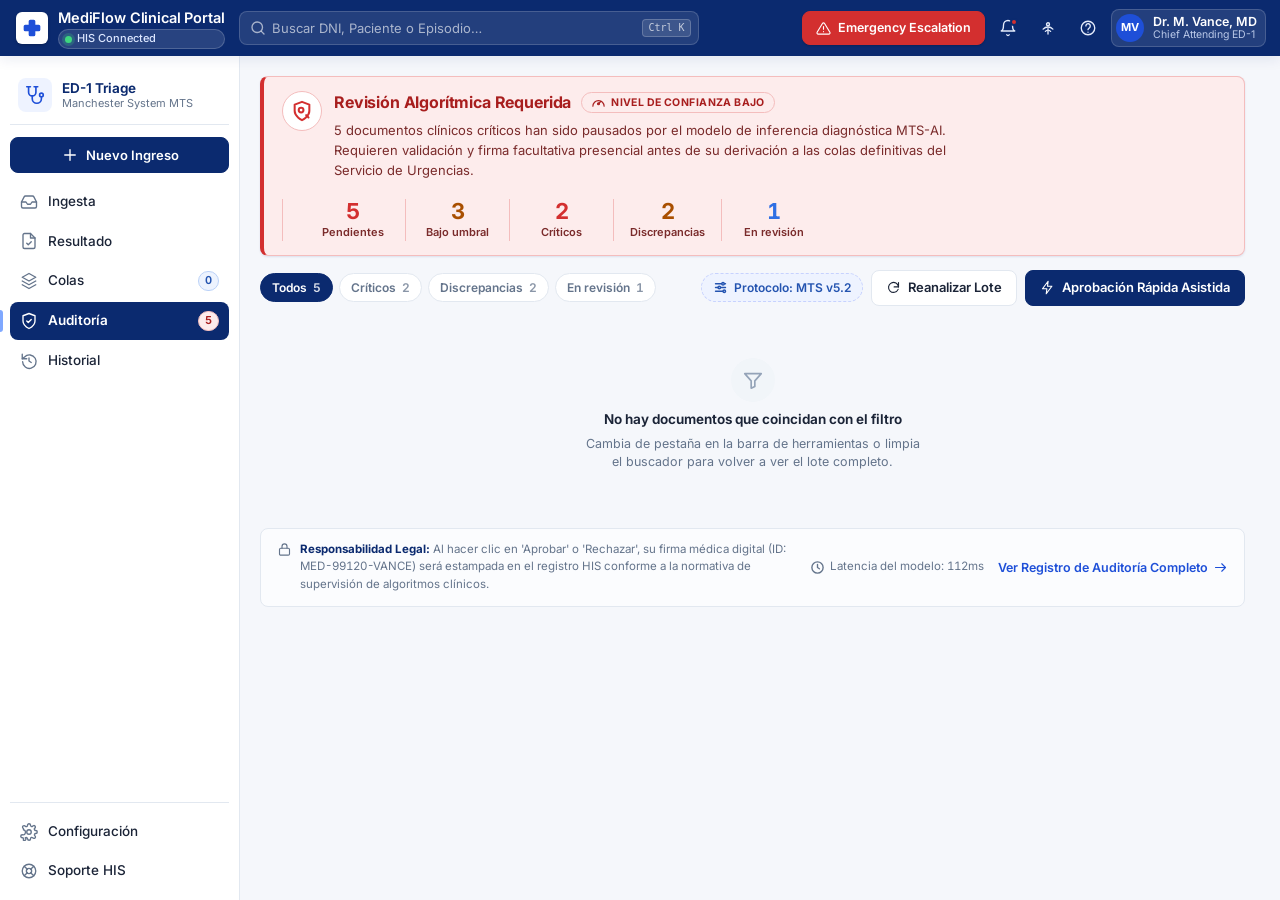
<file: auditoria/index.html>
<!DOCTYPE html>
<html lang="es">
<head>
<meta charset="UTF-8">
<meta name="viewport" content="width=device-width, initial-scale=1">
<title>Auditoría Algorítmica · MediFlow Clinical Portal</title>
<meta name="description" content="Supervisión humana de triaje MTS: inferencia diagnóstica del modelo MTS-AI, confianza algorítmica y validación facultativa de documentos pausados en el Servicio de Urgencias ED-1.">
<link rel="preconnect" href="https://fonts.googleapis.com">
<link rel="preconnect" href="https://fonts.gstatic.com" crossorigin>
<link href="https://fonts.googleapis.com/css2?family=Inter:wght@400;500;600;700&display=swap" rel="stylesheet">
<link rel="stylesheet" href="../assets/css/styles.css">
<link rel="stylesheet" href="styles.css">
</head>

<body data-screen="auditoria">

<!-- Sprite de iconos -->
<svg class="visually-hidden" aria-hidden="true" focusable="false" xmlns="http://www.w3.org/2000/svg">
<defs>
  <symbol id="i-cross" viewBox="0 0 24 24"><path d="M10 2h4a2 2 0 0 1 2 2v4h4a2 2 0 0 1 2 2v4a2 2 0 0 1-2 2h-4v4a2 2 0 0 1-2 2h-4a2 2 0 0 1-2-2v-4H4a2 2 0 0 1-2-2v-4a2 2 0 0 1 2-2h4V4a2 2 0 0 1 2-2z"/></symbol>
  <symbol id="i-search" viewBox="0 0 24 24"><circle cx="11" cy="11" r="7"/><path d="M20 20l-3.5-3.5"/></symbol>
  <symbol id="i-bell" viewBox="0 0 24 24"><path d="M18 8a6 6 0 1 0-12 0c0 7-3 8-3 8h18s-3-1-3-8"/><path d="M13.7 21a2 2 0 0 1-3.4 0"/></symbol>
  <symbol id="i-signal" viewBox="0 0 24 24"><path d="M12 20v-7"/><path d="M8.5 16.5a5 5 0 0 1 7 0"/><path d="M5.5 13.5a9 9 0 0 1 13 0"/><circle cx="12" cy="7" r="2"/></symbol>
  <symbol id="i-help" viewBox="0 0 24 24"><circle cx="12" cy="12" r="9"/><path d="M9.2 9.2a2.9 2.9 0 1 1 5.6 1c0 1.9-2.8 2.3-2.8 4"/><path d="M12 17.5h.01"/></symbol>
  <symbol id="i-alert" viewBox="0 0 24 24"><path d="M10.3 3.9 1.8 18a2 2 0 0 0 1.7 3h17a2 2 0 0 0 1.7-3L13.7 3.9a2 2 0 0 0-3.4 0z"/><path d="M12 9v4"/><path d="M12 17h.01"/></symbol>
  <symbol id="i-plus" viewBox="0 0 24 24"><path d="M12 5v14M5 12h14"/></symbol>
  <symbol id="i-inbox" viewBox="0 0 24 24"><path d="M22 12h-6l-2 3h-4l-2-3H2"/><path d="M5.5 5.1 2 12v6a2 2 0 0 0 2 2h16a2 2 0 0 0 2-2v-6l-3.5-6.9A2 2 0 0 0 16.7 4H7.3a2 2 0 0 0-1.8 1.1z"/></symbol>
  <symbol id="i-file-check" viewBox="0 0 24 24"><path d="M14 2H6a2 2 0 0 0-2 2v16a2 2 0 0 0 2 2h12a2 2 0 0 0 2-2V8z"/><path d="M14 2v6h6"/><path d="m9 15 2 2 4-4"/></symbol>
  <symbol id="i-layers" viewBox="0 0 24 24"><path d="m12 2 9 5-9 5-9-5 9-5z"/><path d="m3 12 9 5 9-5"/><path d="m3 17 9 5 9-5"/></symbol>
  <symbol id="i-shield" viewBox="0 0 24 24"><path d="M12 22s8-4 8-10V5l-8-3-8 3v7c0 6 8 10 8 10z"/><path d="m9 12 2 2 4-4"/></symbol>
  <symbol id="i-history" viewBox="0 0 24 24"><path d="M3 3v6h6"/><path d="M3.5 13a9 9 0 1 0 2.6-6.4L3 9"/><path d="M12 8v4l3 2"/></symbol>
  <symbol id="i-settings" viewBox="0 0 24 24"><circle cx="12" cy="12" r="3"/><path d="M19.4 15a1.6 1.6 0 0 0 .3 1.8l.1.1a2 2 0 1 1-2.8 2.8l-.1-.1a1.6 1.6 0 0 0-1.8-.3 1.6 1.6 0 0 0-1 1.5V21a2 2 0 0 1-4 0v-.1A1.6 1.6 0 0 0 9 19.4a1.6 1.6 0 0 0-1.8.3l-.1.1a2 2 0 1 1-2.8 2.8l.1-.1a1.6 1.6 0 0 0 .3-1.8 1.6 1.6 0 0 0-1.5-1H3a2 2 0 0 1 0-4h.1A1.6 1.6 0 0 0 4.6 9a1.6 1.6 0 0 0-.3-1.8l-.1-.1a2 2 0 1 1 2.8-2.8l.1.1a1.6 1.6 0 0 0 1.8.3H9a1.6 1.6 0 0 0 1-1.5V3a2 2 0 0 1 4 0v.1a1.6 1.6 0 0 0 1 1.5 1.6 1.6 0 0 0 1.8-.3l.1-.1a2 2 0 1 1 2.8 2.8l-.1.1a1.6 1.6 0 0 0-.3 1.8V9a1.6 1.6 0 0 0 1.5 1H21a2 2 0 0 1 0 4h-.1a1.6 1.6 0 0 0-1.5 1z"/></symbol>
  <symbol id="i-support" viewBox="0 0 24 24"><circle cx="12" cy="12" r="9"/><circle cx="12" cy="12" r="3.5"/><path d="m5.6 5.6 4.2 4.2M18.4 5.6l-4.2 4.2M5.6 18.4l4.2-4.2M18.4 18.4l-4.2-4.2"/></symbol>
  <symbol id="i-check" viewBox="0 0 24 24"><path d="M20 6 9 17l-5-5"/></symbol>
  <symbol id="i-x" viewBox="0 0 24 24"><path d="M18 6 6 18M6 6l12 12"/></symbol>
  <symbol id="i-user" viewBox="0 0 24 24"><circle cx="12" cy="8" r="4"/><path d="M4 21a8 8 0 0 1 16 0"/></symbol>
  <symbol id="i-chevron" viewBox="0 0 24 24"><path d="m9 6 6 6-6 6"/></symbol>
  <symbol id="i-calendar" viewBox="0 0 24 24"><rect x="3" y="5" width="18" height="16" rx="2"/><path d="M8 3v4M16 3v4M3 11h18"/></symbol>
  <symbol id="i-activity" viewBox="0 0 24 24"><path d="M22 12h-4l-3 9L9 3l-3 9H2"/></symbol>
  <symbol id="i-stethoscope" viewBox="0 0 24 24"><path d="M5 3v6a4 4 0 0 0 8 0V3"/><path d="M3 3h4M11 3h4"/><path d="M9 13v3a5 5 0 0 0 10 0v-1"/><circle cx="19" cy="12" r="2"/></symbol>
  <symbol id="i-heart" viewBox="0 0 24 24"><path d="M20.8 5.6a5 5 0 0 0-7.1 0L12 7.3l-1.7-1.7a5 5 0 1 0-7.1 7.1L12 21.5l8.8-8.8a5 5 0 0 0 0-7.1z"/></symbol>
  <symbol id="i-menu" viewBox="0 0 24 24"><path d="M3 6h18M3 12h18M3 18h18"/></symbol>
  <symbol id="i-logout" viewBox="0 0 24 24"><path d="M9 21H5a2 2 0 0 1-2-2V5a2 2 0 0 1 2-2h4"/><path d="m16 17 5-5-5-5M21 12H9"/></symbol>
  <symbol id="i-clipboard" viewBox="0 0 24 24"><rect x="8" y="2" width="8" height="4" rx="1"/><path d="M16 4h2a2 2 0 0 1 2 2v14a2 2 0 0 1-2 2H6a2 2 0 0 1-2-2V6a2 2 0 0 1 2-2h2"/><path d="M9 12h6M9 16h4"/></symbol>
  <symbol id="i-refresh" viewBox="0 0 24 24"><path d="M20 11a8 8 0 1 0-.6 4"/><path d="M20 4v7h-7"/></symbol>
  <symbol id="i-clock" viewBox="0 0 24 24"><circle cx="12" cy="12" r="9"/><path d="M12 7v5l3 2"/></symbol>
  <symbol id="i-filter" viewBox="0 0 24 24"><path d="M3 5h18l-7 8v6l-4 2v-8z"/></symbol>
  <symbol id="i-download" viewBox="0 0 24 24"><path d="M21 15v4a2 2 0 0 1-2 2H5a2 2 0 0 1-2-2v-4"/><path d="m7 10 5 5 5-5"/><path d="M12 15V3"/></symbol>
  <symbol id="i-lock" viewBox="0 0 24 24"><rect x="4" y="10" width="16" height="11" rx="2"/><path d="M8 10V7a4 4 0 0 1 8 0v3"/></symbol>
  <symbol id="i-eye" viewBox="0 0 24 24"><path d="M2 12s3.6-7 10-7 10 7 10 7-3.6 7-10 7-10-7-10-7z"/><circle cx="12" cy="12" r="3"/></symbol>
  <symbol id="i-pencil" viewBox="0 0 24 24"><path d="M12 20h9"/><path d="M16.5 3.5a2.1 2.1 0 0 1 3 3L7 19l-4 1 1-4z"/></symbol>
  <symbol id="i-zap" viewBox="0 0 24 24"><path d="M13 2 4 14h7l-1 8 9-12h-7z"/></symbol>
  <symbol id="i-shield-search" viewBox="0 0 24 24"><path d="M12 22s8-4 8-10V5l-8-3-8 3v7c0 6 8 10 8 10z"/><circle cx="11" cy="11" r="2.6"/><path d="m16.5 16.5 2.6 2.6"/></symbol>
  <symbol id="i-scale" viewBox="0 0 24 24"><path d="M12 3v18M7 21h10"/><path d="M12 6 4 9l3 5a3.5 3.5 0 0 0 6 0l-3-5zM12 6l8 3-3 5a3.5 3.5 0 0 1-6 0l1-8z"/></symbol>
  <symbol id="i-arrow-right" viewBox="0 0 24 24"><path d="M4 12h16"/><path d="m14 6 6 6-6 6"/></symbol>
  <symbol id="i-gauge" viewBox="0 0 24 24"><path d="M3 18a9 9 0 1 1 18 0"/><path d="m12 14 4-4"/><circle cx="12" cy="14" r="1.6"/></symbol>
  <symbol id="i-sliders" viewBox="0 0 24 24"><path d="M4 6h10M18 6h2M4 12h4M12 12h8M4 18h12M20 18h0"/><circle cx="16" cy="6" r="2"/><circle cx="10" cy="12" r="2"/><circle cx="18" cy="18" r="2"/></symbol>
  <symbol id="i-save" viewBox="0 0 24 24"><path d="M19 21H5a2 2 0 0 1-2-2V5a2 2 0 0 1 2-2h11l5 5v11a2 2 0 0 1-2 2z"/><path d="M8 3v6h8M8 21v-6h8v6"/></symbol>
  <symbol id="i-compare" viewBox="0 0 24 24"><path d="M9 3H5a2 2 0 0 0-2 2v14a2 2 0 0 0 2 2h4"/><path d="M15 3h4a2 2 0 0 1 2 2v14a2 2 0 0 1-2 2h-4"/><path d="M12 2v20"/></symbol>
</defs>
</svg>

<div class="app">

  <!-- ================= HEADER ================= -->
  <header class="topbar">
    <div class="topbar__brand">
      <span class="brand__mark" aria-hidden="true"><svg class="icon"><use href="#i-cross"></use></svg></span>
      <span class="brand__text">
        <span class="brand__name">MediFlow Clinical Portal</span>
        <span class="conn" title="Sincronización activa con el HIS de la unidad ED-1"><span class="conn__dot" aria-hidden="true"></span>HIS Connected</span>
      </span>
      <span class="hitl-tag" title="Módulo de supervisión humana de algoritmos clínicos, versión 2.4">
        <svg class="icon icon--sm" aria-hidden="true"><use href="#i-shield-search"></use></svg>
        <span class="nowrap">HITL SUPERVISION v2.4</span>
      </span>
    </div>

    <div class="topbar__search">
      <label class="sr-only" for="q">Buscar por DNI, paciente o episodio en la cola de auditoría algorítmica</label>
      <svg class="icon topbar__search-icon" aria-hidden="true"><use href="#i-search"></use></svg>
      <input id="q" class="input" type="search" autocomplete="off"
             placeholder="Buscar DNI, Paciente o Episodio…">
      <kbd>Ctrl K</kbd>
    </div>

    <div class="topbar__actions">
      <button type="button" class="btn btn--danger" data-toast="Escalación de emergencia enviada a la Jefatura de ED-1 (canal rojo).">
        <svg class="icon icon--sm" aria-hidden="true"><use href="#i-alert"></use></svg>
        <span class="nowrap">Emergency Escalation</span>
      </button>
      <button type="button" class="icon-btn" title="Notificaciones: 3 nuevas" aria-label="Notificaciones, 3 nuevas">
        <svg class="icon" aria-hidden="true"><use href="#i-bell"></use></svg>
        <span class="dot" aria-hidden="true"></span>
      </button>
      <button type="button" class="icon-btn" data-optional title="Estado del concentrador HIS: señal estable" aria-label="Estado de la señal del HIS">
        <svg class="icon" aria-hidden="true"><use href="#i-signal"></use></svg>
      </button>
      <button type="button" class="icon-btn" data-optional title="Centro de ayuda y protocolos ED-1" aria-label="Ayuda">
        <svg class="icon" aria-hidden="true"><use href="#i-help"></use></svg>
      </button>

      <div class="menu">
        <button type="button" class="user" id="userBtn" aria-haspopup="true" aria-expanded="false" aria-controls="userMenu">
          <span class="avatar" aria-hidden="true">MV</span>
          <span class="user__text">
            <span class="user__name">Dr. M. Vance, MD</span>
            <span class="user__role">Chief Attending ED-1</span>
          </span>
        </button>
        <div class="menu__panel" id="userMenu" role="menu" hidden>
          <div class="menu__head">
            <div class="nowrap" style="font-weight:600">Dr. M. Vance, MD</div>
            <div class="menu__meta">Matrícula 4482-A · Turno noche 19:00–07:00</div>
          </div>
          <button type="button" class="menu__item" role="menuitem"><svg class="icon icon--sm" aria-hidden="true"><use href="#i-user"></use></svg>Mi perfil clínico</button>
          <button type="button" class="menu__item" role="menuitem"><svg class="icon icon--sm" aria-hidden="true"><use href="#i-calendar"></use></svg>Mi turno</button>
          <div class="menu__sep" role="separator"></div>
          <button type="button" class="menu__item" role="menuitem"><svg class="icon icon--sm" aria-hidden="true"><use href="#i-logout"></use></svg>Cerrar sesión</button>
        </div>
      </div>
    </div>
  </header>

  <!-- ================= SIDEBAR ================= -->
  <aside class="sidebar">
    <div class="side__unit">
      <span class="side__unit-icon" aria-hidden="true"><svg class="icon icon--lg"><use href="#i-stethoscope"></use></svg></span>
      <span class="side__unit-text">
        <span class="side__unit-name">ED-1 Triage</span>
        <span class="side__unit-sub" title="Sistema de triaje Manchester">Manchester System MTS</span>
      </span>
    </div>

    <div class="side__primary">
      <button type="button" class="btn btn--primary btn--block" data-nav="ingesta" title="Nuevo Ingreso">
        <svg class="icon" aria-hidden="true"><use href="#i-plus"></use></svg>
        <span class="btn__label">Nuevo Ingreso</span>
      </button>
    </div>

    <nav class="side__nav" aria-label="Navegación principal">
      <a class="nav__item" data-nav="ingesta" href="../ingesta/index.html" title="Ingesta">
        <svg class="icon" aria-hidden="true"><use href="#i-inbox"></use></svg>
        <span class="nav__label">Ingesta</span>
      </a>
      <a class="nav__item" data-nav="resultado" href="../resultado/index.html" title="Resultado">
        <svg class="icon" aria-hidden="true"><use href="#i-file-check"></use></svg>
        <span class="nav__label">Resultado</span>
      </a>
      <a class="nav__item" data-nav="colas" href="../colas/index.html" title="Colas">
        <svg class="icon" aria-hidden="true"><use href="#i-layers"></use></svg>
        <span class="nav__label">Colas</span>
        <span class="nav__badge" id="navQueueTotal" title="Pacientes en cola de triaje">0</span>
      </a>
      <a class="nav__item is-active" data-nav="auditoria" href="./index.html" title="Auditoría" aria-current="page">
        <svg class="icon" aria-hidden="true"><use href="#i-shield"></use></svg>
        <span class="nav__label">Auditoría</span>
        <span class="nav__badge nav__badge--alerta" id="navAuditTotal" title="Documentos pendientes de validación facultativa">5</span>
      </a>
      <a class="nav__item" data-nav="historial" href="../historial/index.html" title="Historial">
        <svg class="icon" aria-hidden="true"><use href="#i-history"></use></svg>
        <span class="nav__label">Historial</span>
      </a>
    </nav>

    <div class="side__foot">
      <a class="nav__item" href="#" title="Configuración">
        <svg class="icon" aria-hidden="true"><use href="#i-settings"></use></svg>
        <span class="nav__label">Configuración</span>
      </a>
      <a class="nav__item" href="#" title="Soporte HIS">
        <svg class="icon" aria-hidden="true"><use href="#i-support"></use></svg>
        <span class="nav__label">Soporte HIS</span>
      </a>
    </div>
  </aside>

  <!-- ================= MAIN ================= -->
  <main class="main" id="main">

    <!-- ---------- 1. BANNER DE ALERTA ---------- -->
    <section class="alert-banner" id="alertBanner" aria-labelledby="alertTitulo">
      <div class="alert-banner__main">
        <span class="alert-banner__icon" aria-hidden="true"><svg class="icon icon--lg"><use href="#i-shield-search"></use></svg></span>
        <div class="alert-banner__text">
          <div class="alert-banner__titleline">
            <h1 class="alert-banner__title" id="alertTitulo">Revisión Algorítmica Requerida</h1>
            <span class="badge badge--rojo alert-banner__badge" id="alertBadge">
              <svg class="icon icon--sm" aria-hidden="true"><use href="#i-gauge"></use></svg>NIVEL DE CONFIANZA BAJO
            </span>
          </div>
          <p class="alert-banner__p" id="alertParrafo">
            <span id="alertTotal">5</span> documentos clínicos críticos han sido pausados por el modelo de inferencia diagnóstica MTS-AI.
            Requieren validación y firma facultativa presencial antes de su derivación a las colas definitivas del Servicio de Urgencias.
          </p>
        </div>
      </div>
      <div class="alert-banner__kpis" id="alertKpis"></div>
    </section>

    <!-- ---------- 2. BARRA DE HERRAMIENTAS ---------- -->
    <div class="audit-toolbar">
      <div class="filters" id="tabsFiltro" role="group" aria-label="Filtrar documentos por estado de auditoría"></div>

      <div class="audit-toolbar__right">
        <span class="protocol" title="Protocolo de inferencia diagnóstica aplicado a este lote de documentos">
          <svg class="icon icon--sm" aria-hidden="true"><use href="#i-sliders"></use></svg>
          <span class="nowrap">Protocolo: MTS v5.2</span>
        </span>
        <button type="button" class="btn" id="btnReanalizar">
          <svg class="icon icon--sm" aria-hidden="true"><use href="#i-refresh"></use></svg>
          <span class="btn__label">Reanalizar Lote</span>
        </button>
        <button type="button" class="btn btn--primary" id="btnRapida"
                title="Aprueba en lote los documentos con confianza alta y nivel distinto de Rojo">
          <svg class="icon icon--sm" aria-hidden="true"><use href="#i-zap"></use></svg>
          <span class="btn__label">Aprobación Rápida Asistida</span>
        </button>
      </div>
    </div>

    <!-- ---------- 3. TARJETAS DE AUDITORÍA ---------- -->
    <div class="audit-list" id="listaDocs" aria-live="polite"></div>

    <div class="empty" id="audVacio" hidden>
      <span class="empty__icon" aria-hidden="true"><svg class="icon icon--lg"><use href="#i-filter"></use></svg></span>
      <span class="empty__title">No hay documentos que coincidan con el filtro</span>
      <span class="empty__text">Cambia de pestaña en la barra de herramientas o limpia el buscador para volver a ver el lote completo.</span>
    </div>

    <!-- ---------- 4. PIE LEGAL ---------- -->
    <footer class="legal">
      <p class="legal__text">
        <svg class="icon icon--sm legal__icon" aria-hidden="true"><use href="#i-lock"></use></svg>
        <span><strong>Responsabilidad Legal:</strong> Al hacer clic en 'Aprobar' o 'Rechazar', su firma médica digital
        (ID: <span class="tabnum">MED-99120-VANCE</span>) será estampada en el registro HIS conforme a la normativa de
        supervisión de algoritmos clínicos.</span>
      </p>
      <div class="legal__meta">
        <span class="legal__lat" title="Latencia media de la última inferencia MTS-AI">
          <svg class="icon icon--sm" aria-hidden="true"><use href="#i-clock"></use></svg>
          <span class="nowrap">Latencia del modelo: <span class="tabnum" id="latencia">112ms</span></span>
        </span>
        <a class="linkbtn" href="#registroCompleto" id="lnkRegistro">Ver Registro de Auditoría Completo
          <svg class="icon icon--sm" aria-hidden="true"><use href="#i-arrow-right"></use></svg>
        </a>
      </div>
    </footer>
  </main>
</div>

<!-- ================= MODAL: APROBAR ================= -->
<div class="modal" id="modalAprobar" role="dialog" aria-modal="true" aria-labelledby="mAprobarTitulo" aria-describedby="mAprobarDesc" hidden>
  <div class="modal__dialog modal__dialog--wide">
    <div class="modal__head">
      <span class="side__unit-icon" id="mAprobarIconBox" aria-hidden="true"><svg class="icon icon--lg"><use href="#i-check" id="mAprobarIconUse"></use></svg></span>
      <h2 class="modal__title" id="mAprobarTitulo">Confirmar aprobación de triaje</h2>
    </div>
    <div class="modal__body" id="mAprobarDesc">
      <div id="mAprobarResumen"></div>

      <div class="signbox">
        <svg class="icon signbox__icon" aria-hidden="true"><use href="#i-scale"></use></svg>
        <div>
          <div class="signbox__label">Firma médica digital</div>
          <div class="signbox__value tabnum">Dr. M. Vance, MD · MED-99120-VANCE</div>
          <div class="signbox__meta" id="mAprobarHora">Sello temporal aplicado al confirmar.</div>
        </div>
      </div>

      <div class="confirm-check" id="mAprobarRojo" hidden>
        <label class="confirm-check__row">
          <input type="checkbox" id="chkRojo">
          <span>Confirmo que he VALUE EN SALA el paciente y verificado la indicación de nivel Rojo de forma presencial.</span>
        </label>
        <p class="confirm-check__warn">
          <svg class="icon icon--sm" aria-hidden="true"><use href="#i-alert"></use></svg>
          La aprobación de un nivel Rojo queda registrada como evento crítico y notifica de inmediato a la Jefatura de ED-1.
        </p>
      </div>
    </div>
    <div class="modal__foot">
      <button type="button" class="btn" data-close-modal>Cancelar</button>
      <button type="button" class="btn btn--primary" id="btnAprobarOk">
        <svg class="icon icon--sm" aria-hidden="true"><use href="#i-check"></use></svg><span id="mAprobarCta">Firmar y aprobar</span>
      </button>
    </div>
  </div>
</div>

<!-- ================= MODAL: RECHAZAR ================= -->
<div class="modal" id="modalRechazar" role="dialog" aria-modal="true" aria-labelledby="mRechazarTitulo" aria-describedby="mRechazarDesc" hidden>
  <div class="modal__dialog">
    <div class="modal__head">
      <span class="side__unit-icon side__unit-icon--rojo" aria-hidden="true"><svg class="icon icon--lg"><use href="#i-x"></use></svg></span>
      <h2 class="modal__title" id="mRechazarTitulo">Rechazar inferencia y devolver a triage</h2>
    </div>
    <div class="modal__body" id="mRechazarDesc">
      <p id="mRechazarIntro">El documento se retirará de la auditoría algorítmica y volverá al circuito de triaje humano.</p>
      <div class="field" style="margin-top:12px">
        <label class="field__label" for="txtMotivo">Motivo del rechazo <span class="req" aria-hidden="true">*</span></label>
        <textarea class="textarea" id="txtMotivo" rows="4" placeholder="Motivo clínico obligatorio (mínimo 10 caracteres)…"
                  aria-describedby="mRechazarAyuda"></textarea>
        <span class="field__help" id="mRechazarAyuda">Se adjuntará al registro HIS junto a su firma digital. <span class="tabnum" id="motivoCont">0</span>/10 caracteres.</span>
        <span class="field__error" id="mRechazarError" hidden>El motivo debe tener al menos 10 caracteres.</span>
      </div>
    </div>
    <div class="modal__foot">
      <button type="button" class="btn" data-close-modal>Cancelar</button>
      <button type="button" class="btn btn--danger" id="btnRechazarOk">
        <svg class="icon icon--sm" aria-hidden="true"><use href="#i-x"></use></svg>Firmar y rechazar
      </button>
    </div>
  </div>
</div>

<!-- ================= MODAL: EDITAR DATOS ================= -->
<div class="modal" id="modalEditar" role="dialog" aria-modal="true" aria-labelledby="mEditarTitulo" aria-describedby="mEditarDesc" hidden>
  <div class="modal__dialog modal__dialog--wide">
    <div class="modal__head">
      <span class="side__unit-icon" aria-hidden="true"><svg class="icon icon--lg"><use href="#i-pencil"></use></svg></span>
      <h2 class="modal__title" id="mEditarTitulo">Editar datos clínicos del episodio</h2>
    </div>
    <div class="modal__body" id="mEditarDesc">
      <p class="modal__lead" id="mEditarIntro">Los cambios se marcan como <strong>editado por humano</strong> y recalculan el nivel MTS y la confianza.</p>

      <div class="form-grid" style="margin-top:12px">
        <div class="field col-4">
          <label class="field__label" for="edNivel">Nivel MTS</label>
          <select class="select" id="edNivel"></select>
        </div>
        <div class="field col-8">
          <label class="field__label" for="edUbicacion">Ubicación / box</label>
          <input class="input" id="edUbicacion" type="text" autocomplete="off">
        </div>
        <div class="field col-6">
          <label class="field__label" for="edDiagA">Diagnóstico A (alerta)</label>
          <input class="input" id="edDiagA" type="text" autocomplete="off">
        </div>
        <div class="field col-6">
          <label class="field__label" for="edDiagB">Diagnóstico B (alternativo)</label>
          <input class="input" id="edDiagB" type="text" autocomplete="off">
        </div>
        <div class="field col-12">
          <label class="field__label" for="edDiscriminador">Discriminador clínico MTS</label>
          <textarea class="textarea" id="edDiscriminador" rows="2"></textarea>
        </div>
      </div>

      <div class="zone-label" style="margin-top:16px">
        <svg class="icon icon--sm" aria-hidden="true"><use href="#i-activity"></use></svg>
        Signos vitales
      </div>
      <div class="form-grid" id="edVitales"></div>
      <span class="field__error" id="mEditarError" hidden style="margin-top:10px">Revisa los campos marcados en rojo antes de guardar.</span>
    </div>
    <div class="modal__foot">
      <button type="button" class="btn" data-close-modal>Cancelar</button>
      <button type="button" class="btn btn--primary" id="btnEditarOk">
        <svg class="icon icon--sm" aria-hidden="true"><use href="#i-save"></use></svg>Guardar y recalcular
      </button>
    </div>
  </div>
</div>

<!-- ================= MODAL: APROBACIÓN RÁPIDA ================= -->
<div class="modal" id="modalRapida" role="dialog" aria-modal="true" aria-labelledby="mRapidaTitulo" aria-describedby="mRapidaDesc" hidden>
  <div class="modal__dialog">
    <div class="modal__head">
      <span class="side__unit-icon" aria-hidden="true"><svg class="icon icon--lg"><use href="#i-zap"></use></svg></span>
      <h2 class="modal__title" id="mRapidaTitulo">Aprobación rápida asistida</h2>
    </div>
    <div class="modal__body" id="mRapidaDesc">
      <p id="mRapidaIntro">Se aprobarán los documentos con <strong>confianza alta</strong> y nivel MTS distinto de Rojo.</p>
      <ul class="rapida-list" id="mRapidaLista"></ul>
      <p class="rapida-note">
        <svg class="icon icon--sm" aria-hidden="true"><use href="#i-alert"></use></svg>
        Su firma digital se estampará una sola vez para todo el lote. Los documentos de nivel Rojo quedan excluidos por
        protocolo y requieren validación individual.
      </p>
    </div>
    <div class="modal__foot">
      <button type="button" class="btn" data-close-modal>Cancelar</button>
      <button type="button" class="btn btn--primary" id="btnRapidaOk">
        <svg class="icon icon--sm" aria-hidden="true"><use href="#i-zap"></use></svg>
        <span id="mRapidaCta">Aprobar lote</span>
      </button>
    </div>
  </div>
</div>

<div class="toast-host" id="toastHost" aria-live="polite" aria-atomic="true"></div>

<script src="app.js"></script>
</body>
</html>
</file>
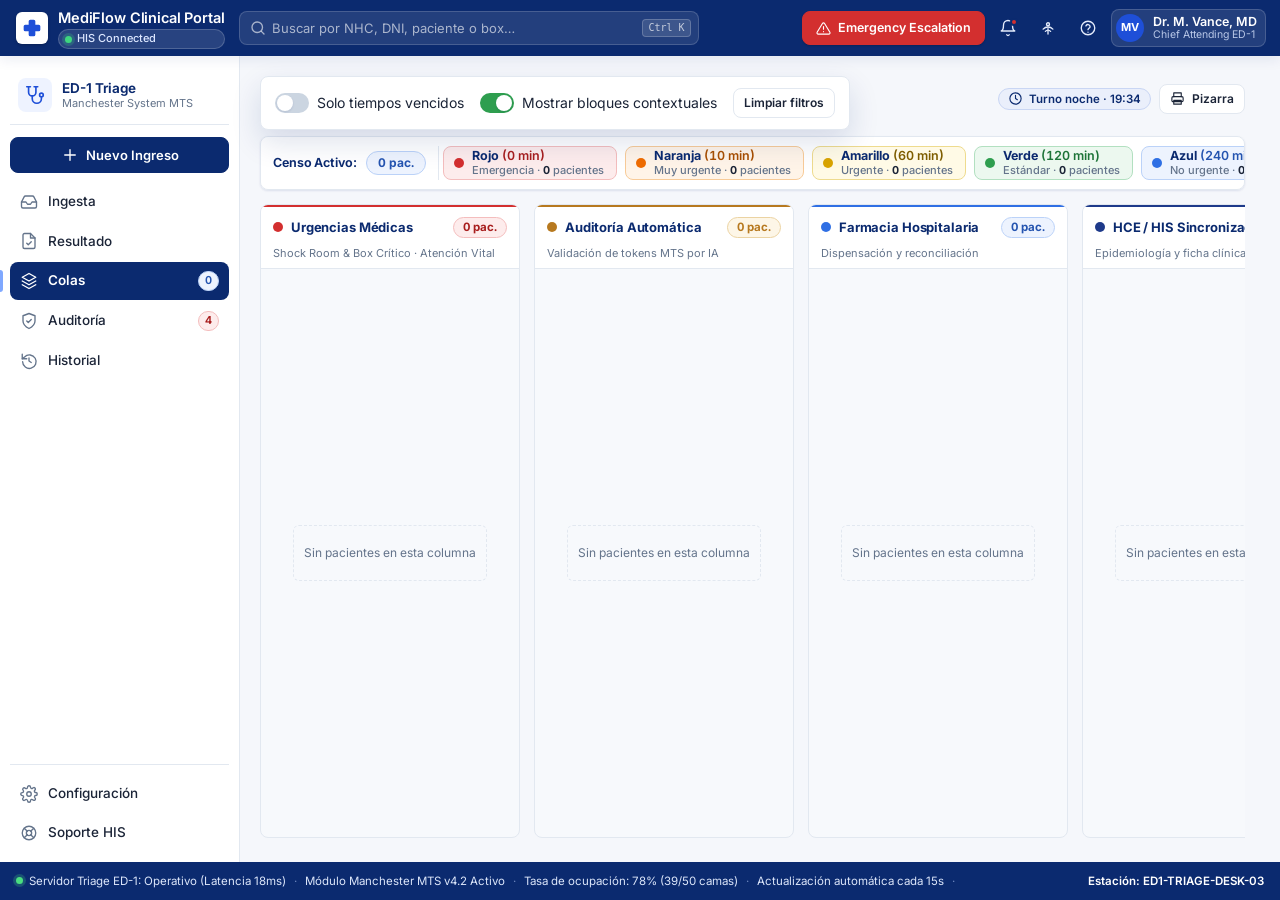
<file: colas/index.html>
<!DOCTYPE html>
<html lang="es">
<head>
<meta charset="UTF-8">
<meta name="viewport" content="width=device-width, initial-scale=1">
<title>Colas · MediFlow Clinical Portal</title>
<meta name="description" content="Tablero kanban del censo activo de urgencias ED-1 con prioridad MTS, tiempos objetivo y estado de cada paciente.">
<link rel="preconnect" href="https://fonts.googleapis.com">
<link rel="preconnect" href="https://fonts.gstatic.com" crossorigin>
<link href="https://fonts.googleapis.com/css2?family=Inter:wght@400;500;600;700&display=swap" rel="stylesheet">
<link rel="stylesheet" href="../assets/css/styles.css">
<link rel="stylesheet" href="styles.css">
</head>

<body data-screen="colas">

<!-- Sprite de iconos -->
<svg class="visually-hidden" aria-hidden="true" focusable="false" xmlns="http://www.w3.org/2000/svg">
<defs>
  <symbol id="i-cross" viewBox="0 0 24 24"><path d="M10 2h4a2 2 0 0 1 2 2v4h4a2 2 0 0 1 2 2v4a2 2 0 0 1-2 2h-4v4a2 2 0 0 1-2 2h-4a2 2 0 0 1-2-2v-4H4a2 2 0 0 1-2-2v-4a2 2 0 0 1 2-2h4V4a2 2 0 0 1 2-2z"/></symbol>
  <symbol id="i-search" viewBox="0 0 24 24"><circle cx="11" cy="11" r="7"/><path d="M20 20l-3.5-3.5"/></symbol>
  <symbol id="i-bell" viewBox="0 0 24 24"><path d="M18 8a6 6 0 1 0-12 0c0 7-3 8-3 8h18s-3-1-3-8"/><path d="M13.7 21a2 2 0 0 1-3.4 0"/></symbol>
  <symbol id="i-signal" viewBox="0 0 24 24"><path d="M12 20v-7"/><path d="M8.5 16.5a5 5 0 0 1 7 0"/><path d="M5.5 13.5a9 9 0 0 1 13 0"/><circle cx="12" cy="7" r="2"/></symbol>
  <symbol id="i-help" viewBox="0 0 24 24"><circle cx="12" cy="12" r="9"/><path d="M9.2 9.2a2.9 2.9 0 0 1 5.6 1c0 1.9-2.8 2.3-2.8 4"/><path d="M12 17.5h.01"/></symbol>
  <symbol id="i-alert" viewBox="0 0 24 24"><path d="M10.3 3.9 1.8 18a2 2 0 0 0 1.7 3h17a2 2 0 0 0 1.7-3L13.7 3.9a2 2 0 0 0-3.4 0z"/><path d="M12 9v4"/><path d="M12 17h.01"/></symbol>
  <symbol id="i-plus" viewBox="0 0 24 24"><path d="M12 5v14M5 12h14"/></symbol>
  <symbol id="i-inbox" viewBox="0 0 24 24"><path d="M22 12h-6l-2 3h-4l-2-3H2"/><path d="M5.5 5.1 2 12v6a2 2 0 0 0 2 2h16a2 2 0 0 0 2-2v-6l-3.5-6.9A2 2 0 0 0 16.7 4H7.3a2 2 0 0 0-1.8 1.1z"/></symbol>
  <symbol id="i-file-check" viewBox="0 0 24 24"><path d="M14 2H6a2 2 0 0 0-2 2v16a2 2 0 0 0 2 2h12a2 2 0 0 0 2-2V8z"/><path d="M14 2v6h6"/><path d="M9 15l2 2 4-4"/></symbol>
  <symbol id="i-layers" viewBox="0 0 24 24"><path d="m12 2 9 5-9 5-9-5 9-5z"/><path d="m3 12 9 5 9-5"/><path d="m3 17 9 5 9-5"/></symbol>
  <symbol id="i-shield" viewBox="0 0 24 24"><path d="M12 22s8-4 8-10V5l-8-3-8 3v7c0 6 8 10 8 10z"/><path d="M9 12l2 2 4-4"/></symbol>
  <symbol id="i-history" viewBox="0 0 24 24"><path d="M3 3v6h6"/><path d="M3.5 13a9 9 0 1 0 2.6-6.4L3 9"/><path d="M12 8v4l3 2"/></symbol>
  <symbol id="i-settings" viewBox="0 0 24 24"><circle cx="12" cy="12" r="3"/><path d="M19.4 15a1.6 1.6 0 0 0 .3 1.8l.1.1a2 2 0 1 1-2.8 2.8l-.1-.1a1.6 1.6 0 0 0-1.8-.3 1.6 1.6 0 0 0-1 1.5V21a2 2 0 1 1-4 0v-.1A1.6 1.6 0 0 0 9 19.4a1.6 1.6 0 0 0-1.8.3l-.1.1a2 2 0 1 1-2.8-2.8l.1-.1a1.6 1.6 0 0 0 .3-1.8 1.6 1.6 0 0 0-1.5-1H3a2 2 0 1 1 0-4h.1A1.6 1.6 0 0 0 4.6 9a1.6 1.6 0 0 0-.3-1.8l-.1-.1a1.6 1.6 0 1 1 2.8-2.8l.1.1a1.6 1.6 0 0 0 1.8.3H9a1.6 1.6 0 0 0 1-1.5V3a2 2 0 1 1 4 0v.1a1.6 1.6 0 0 0 1 1.5 1.6 1.6 0 0 0 1.8-.3l.1-.1a2 2 0 1 1 2.8 2.8l-.1.1a1.6 1.6 0 0 0-.3 1.8V9a1.6 1.6 0 0 0 1.5 1H21a2 2 0 1 1 0 4h-.1a1.6 1.6 0 0 0-1.5 1z"/></symbol>
  <symbol id="i-support" viewBox="0 0 24 24"><circle cx="12" cy="12" r="9"/><circle cx="12" cy="12" r="3.5"/><path d="m5.6 5.6 4.2 4.2M18.4 5.6l-4.2 4.2M5.6 18.4l4.2-4.2M18.4 18.4l-4.2-4.2"/></symbol>
  <symbol id="i-check" viewBox="0 0 24 24"><path d="M20 6 9 17l-5-5"/></symbol>
  <symbol id="i-x" viewBox="0 0 24 24"><path d="M18 6 6 18M6 6l12 12"/></symbol>
  <symbol id="i-user" viewBox="0 0 24 24"><circle cx="12" cy="8" r="4"/><path d="M4 21a8 8 0 0 1 16 0"/></symbol>
  <symbol id="i-chevron" viewBox="0 0 24 24"><path d="m9 6 6 6-6 6"/></symbol>
  <symbol id="i-calendar" viewBox="0 0 24 24"><rect x="3" y="5" width="18" height="16" rx="2"/><path d="M8 3v4M16 3v4M3 11h18"/></symbol>
  <symbol id="i-activity" viewBox="0 0 24 24"><path d="M22 12h-4l-3 9L9 3l-3 9H2"/></symbol>
  <symbol id="i-stethoscope" viewBox="0 0 24 24"><path d="M5 3v6a4 4 0 0 0 8 0V3"/><path d="M3 3h4M11 3h4"/><path d="M9 13v3a5 5 0 0 0 10 0v-1"/><circle cx="19" cy="12" r="2"/></symbol>
  <symbol id="i-heart" viewBox="0 0 24 24"><path d="M20.8 5.6a5 5 0 0 0-7.1 0L12 7.3l-1.7-1.7a5 5 0 1 0-7.1 7.1L12 21.5l8.8-8.8a5 5 0 0 0 0-7.1z"/></symbol>
  <symbol id="i-print" viewBox="0 0 24 24"><path d="M6 9V3h12v6"/><rect x="3" y="9" width="18" height="8" rx="2"/><path d="M6 15h12v6H6z"/></symbol>
  <symbol id="i-menu" viewBox="0 0 24 24"><path d="M3 6h18M3 12h18M3 18h18"/></symbol>
  <symbol id="i-logout" viewBox="0 0 24 24"><path d="M9 21H5a2 2 0 0 1-2-2V5a2 2 0 0 1 2-2h4"/><path d="M16 17l5-5-5-5M21 12H9"/></symbol>
  <symbol id="i-clipboard" viewBox="0 0 24 24"><rect x="8" y="2" width="8" height="4" rx="1"/><path d="M16 4h2a2 2 0 0 1 2 2v14a2 2 0 0 1-2 2H6a2 2 0 0 1-2-2V6a2 2 0 0 1 2-2h2"/><path d="M9 12h6M9 16h4"/></symbol>
  <symbol id="i-refresh" viewBox="0 0 24 24"><path d="M20 11a8 8 0 1 0-.6 4"/><path d="M20 4v7h-7"/></symbol>
  <symbol id="i-clock" viewBox="0 0 24 24"><circle cx="12" cy="12" r="9"/><path d="M12 7v5l3 2"/></symbol>
  <symbol id="i-bed" viewBox="0 0 24 24"><path d="M3 18V7"/><path d="M3 12h18v6"/><path d="M21 18v-4a3 3 0 0 0-3-3H3"/><circle cx="7.5" cy="9.5" r="2"/></symbol>
  <symbol id="i-filter" viewBox="0 0 24 24"><path d="M3 5h18l-7 8v6l-4 2v-8z"/></symbol>
  <symbol id="i-download" viewBox="0 0 24 24"><path d="M21 15v4a2 2 0 0 1-2 2H5a2 2 0 0 1-2-2v-4"/><path d="m7 10 5 5 5-5"/><path d="M12 15V3"/></symbol>
  <symbol id="i-arrows" viewBox="0 0 24 24"><path d="M7 4v16M4 7l3-3 3 3"/><path d="M17 20V4M14 17l3 3 3-3"/></symbol>
  <symbol id="i-user-plus" viewBox="0 0 24 24"><circle cx="9" cy="8" r="4"/><path d="M2 21a7 7 0 0 1 11-5.7"/><path d="M19 8v6M22 11h-6"/></symbol>
  <symbol id="i-monitor" viewBox="0 0 24 24"><rect x="2" y="3" width="20" height="14" rx="2"/><path d="M6 11h3l2-4 3 8 2-4h2"/><path d="M8 21h8M12 17v4"/></symbol>
  <symbol id="i-send" viewBox="0 0 24 24"><path d="M22 2 11 13"/><path d="M22 2 15 22l-4-9-9-4z"/></symbol>
  <symbol id="i-sliders" viewBox="0 0 24 24"><path d="M4 21v-7M4 10V3M12 21v-9M12 8V3M20 21v-5M20 12V3"/><path d="M1 14h6M9 8h6M17 16h6"/></symbol>
  <symbol id="i-pin" viewBox="0 0 24 24"><path d="M20 10c0 6-8 12-8 12s-8-6-8-12a8 8 0 0 1 16 0z"/><circle cx="12" cy="10" r="3"/></symbol>
  <symbol id="i-token" viewBox="0 0 24 24"><rect x="3" y="6" width="18" height="12" rx="2"/><path d="M7 10h4M7 14h7"/><path d="M17 9v6"/></symbol>
  <symbol id="i-ambulance" viewBox="0 0 24 24"><path d="M2 8h11v9H2z"/><path d="M13 11h4l3 3v3h-7z"/><circle cx="6.5" cy="19" r="2"/><circle cx="17" cy="19" r="2"/><path d="M9 12h2"/></symbol>
  <symbol id="i-flask" viewBox="0 0 24 24"><path d="M9 2h6M10 2v6.5L4.5 19a2 2 0 0 0 1.8 3h11.4a2 2 0 0 0 1.8-3L14 8.5V2"/><path d="M7 15h10"/></symbol>
  <symbol id="i-eye" viewBox="0 0 24 24"><path d="M2 12s3.6-7 10-7 10 7 10 7-3.6 7-10 7-10-7-10-7z"/><circle cx="12" cy="12" r="3"/></symbol>
</defs>
</svg>

<div class="app">

  <!-- ================= HEADER ================= -->
  <header class="topbar">
    <div class="topbar__brand">
      <span class="brand__mark" aria-hidden="true"><svg class="icon"><use href="#i-cross"></use></svg></span>
      <span class="brand__text">
        <span class="brand__name">MediFlow Clinical Portal</span>
        <span class="conn" title="Sincronización activa con el HIS de la unidad ED-1"><span class="conn__dot" aria-hidden="true"></span>HIS Connected</span>
      </span>
    </div>

    <div class="topbar__search">
      <label class="sr-only" for="q">Buscar por NHC, DNI, paciente o box</label>
      <svg class="icon topbar__search-icon" aria-hidden="true"><use href="#i-search"></use></svg>
      <input id="q" class="input" type="search" autocomplete="off"
             placeholder="Buscar por NHC, DNI, paciente o box…">
      <kbd>Ctrl K</kbd>
    </div>

    <div class="topbar__actions">
      <button type="button" class="btn btn--danger" data-toast="Escalación de emergencia enviada a la Jefatura de ED-1 (canal rojo).">
        <svg class="icon icon--sm" aria-hidden="true"><use href="#i-alert"></use></svg>
        <span class="nowrap">Emergency Escalation</span>
      </button>
      <button type="button" class="icon-btn" title="Notificaciones: 3 nuevas" aria-label="Notificaciones, 3 nuevas">
        <svg class="icon" aria-hidden="true"><use href="#i-bell"></use></svg>
        <span class="dot" aria-hidden="true"></span>
      </button>
      <button type="button" class="icon-btn" title="Estado del concentrador HIS: señal estable al 98 %" aria-label="Estado de la señal del HIS">
        <svg class="icon" aria-hidden="true"><use href="#i-signal"></use></svg>
      </button>
      <button type="button" class="icon-btn" title="Centro de ayuda y protocolos ED-1" aria-label="Ayuda">
        <svg class="icon" aria-hidden="true"><use href="#i-help"></use></svg>
      </button>

      <div class="menu">
        <button type="button" class="user" id="userBtn" aria-haspopup="true" aria-expanded="false" aria-controls="userMenu">
          <span class="avatar" aria-hidden="true">MV</span>
          <span class="user__text">
            <span class="user__name">Dr. M. Vance, MD</span>
            <span class="user__role">Chief Attending ED-1</span>
          </span>
        </button>
        <div class="menu__panel" id="userMenu" role="menu" hidden>
          <div class="menu__head">
            <div class="nowrap" style="font-weight:600">Dr. M. Vance, MD</div>
            <div class="menu__meta">Matrícula 4482-A · Turno noche 19:00–07:00</div>
          </div>
          <button type="button" class="menu__item" role="menuitem"><svg class="icon icon--sm" aria-hidden="true"><use href="#i-user"></use></svg>Mi perfil clínico</button>
          <button type="button" class="menu__item" role="menuitem"><svg class="icon icon--sm" aria-hidden="true"><use href="#i-calendar"></use></svg>Mi turno</button>
          <div class="menu__sep" role="separator"></div>
          <button type="button" class="menu__item" role="menuitem"><svg class="icon icon--sm" aria-hidden="true"><use href="#i-logout"></use></svg>Cerrar sesión</button>
        </div>
      </div>
    </div>
  </header>

  <!-- ================= SIDEBAR ================= -->
  <aside class="sidebar">
    <div class="side__unit">
      <span class="side__unit-icon" aria-hidden="true"><svg class="icon icon--lg"><use href="#i-stethoscope"></use></svg></span>
      <span class="side__unit-text">
        <span class="side__unit-name">ED-1 Triage</span>
        <span class="side__unit-sub" title="Sistema de triaje Manchester">Manchester System MTS</span>
      </span>
    </div>

    <div class="side__primary">
      <button type="button" class="btn btn--primary btn--block" data-nav="ingesta" title="Nuevo Ingreso">
        <svg class="icon" aria-hidden="true"><use href="#i-plus"></use></svg>
        <span class="btn__label">Nuevo Ingreso</span>
      </button>
    </div>

    <nav class="side__nav" aria-label="Navegación principal">
      <a class="nav__item" data-nav="ingesta" href="../ingesta/index.html" title="Ingesta">
        <svg class="icon" aria-hidden="true"><use href="#i-inbox"></use></svg>
        <span class="nav__label">Ingesta</span>
      </a>
      <a class="nav__item" data-nav="resultado" href="../resultado/index.html" title="Resultado">
        <svg class="icon" aria-hidden="true"><use href="#i-file-check"></use></svg>
        <span class="nav__label">Resultado</span>
      </a>
      <a class="nav__item is-active" data-nav="colas" href="./index.html" title="Colas" aria-current="page">
        <svg class="icon" aria-hidden="true"><use href="#i-layers"></use></svg>
        <span class="nav__label">Colas</span>
        <span class="nav__badge" id="navQueueTotal" title="Pacientes en cola de triaje">0</span>
      </a>
      <a class="nav__item" data-nav="auditoria" href="../auditoria/index.html" title="Auditoría">
        <svg class="icon" aria-hidden="true"><use href="#i-shield"></use></svg>
        <span class="nav__label">Auditoría</span>
        <span class="nav__badge nav__badge--alerta" id="navAuditTotal" title="Revisiones pendientes">4</span>
      </a>
      <a class="nav__item" data-nav="historial" href="../historial/index.html" title="Historial">
        <svg class="icon" aria-hidden="true"><use href="#i-history"></use></svg>
        <span class="nav__label">Historial</span>
      </a>
    </nav>

    <div class="side__foot">
      <a class="nav__item" href="#" title="Configuración">
        <svg class="icon" aria-hidden="true"><use href="#i-settings"></use></svg>
        <span class="nav__label">Configuración</span>
      </a>
      <a class="nav__item" href="#" title="Soporte HIS">
        <svg class="icon" aria-hidden="true"><use href="#i-support"></use></svg>
        <span class="nav__label">Soporte HIS</span>
      </a>
    </div>
  </aside>

  <!-- ================= MAIN ================= -->
  <main class="main main--board" id="main">

    <div class="page-head page-head--compact">
      <div class="page-head__text">
        <p class="page-head__eyebrow"><svg class="icon icon--sm" aria-hidden="true"><use href="#i-layers"></use></svg>Colas · ED-1</p>
        <h1 class="page-head__title">Tablero del censo activo</h1>
      </div>
      <div class="page-head__actions">
        <span class="badge badge--navy"><svg class="icon icon--sm" aria-hidden="true"><use href="#i-clock"></use></svg><span class="nowrap" id="reloj">Turno noche · 22:41</span></span>
        <button type="button" class="btn btn--sm" data-toast="Tablero de Colas enviado a la pantalla del puesto de enfermería.">
          <svg class="icon icon--sm" aria-hidden="true"><use href="#i-print"></use></svg>Pizarra
        </button>
      </div>
    </div>

    <!-- ---------- Barra de censo ---------- -->
    <section class="census" aria-label="Censo activo por nivel MTS">
      <span class="census__lead">Censo Activo:</span>
      <span class="census__pill" id="censoTotal">54 pac.</span>

      <div class="census__chips" id="censusChips" role="group" aria-label="Filtrar el tablero por nivel MTS"></div>

      <div class="census__tail">
        <span class="chip chip--sync nowrap" id="syncChip" role="status" aria-live="off">
          <svg class="icon icon--sm" aria-hidden="true"><use href="#i-refresh"></use></svg>
          <span id="syncTexto">Sync en vivo (hace 4s)</span>
        </span>
        <button type="button" class="icon-btn" id="btnFiltro" aria-expanded="false" aria-controls="panelFiltro"
                title="Filtros y vista" aria-label="Filtros y vista">
          <svg class="icon" aria-hidden="true"><use href="#i-filter"></use></svg>
        </button>
      </div>
    </section>

    <div class="fpanel" id="panelFiltro" hidden>
      <label class="switch">
        <input type="checkbox" id="soloVencidos">
        <span class="switch__track" aria-hidden="true"></span>
        <span class="nowrap">Solo tiempos vencidos</span>
      </label>
      <label class="switch">
        <input type="checkbox" id="verAlertas" checked>
        <span class="switch__track" aria-hidden="true"></span>
        <span class="nowrap">Mostrar bloques contextuales</span>
      </label>
      <button type="button" class="btn btn--sm" id="btnLimpiar">Limpiar filtros</button>
    </div>

    <!-- ---------- Tablero kanban ---------- -->
    <section class="board" id="board" aria-label="Tablero kanban de la unidad ED-1"></section>

  </main>
</div>

<!-- ================= PIE DE ESTADO ================= -->
<footer class="statusbar">
  <span class="statusbar__item"><span class="statusbar__dot" aria-hidden="true"></span>Servidor Triage ED-1: Operativo (Latencia 18ms)</span>
  <span class="statusbar__sep" aria-hidden="true">·</span>
  <span class="statusbar__item">Módulo Manchester MTS v4.2 Activo</span>
  <span class="statusbar__sep" aria-hidden="true">·</span>
  <span class="statusbar__item">Tasa de ocupación: 78% (39/50 camas)</span>
  <span class="statusbar__sep" aria-hidden="true">·</span>
  <span class="statusbar__item">Actualización automática cada 15s</span>
  <span class="statusbar__sep" aria-hidden="true">·</span>
  <span class="statusbar__item statusbar__item--end">Estación: ED1-TRIAGE-DESK-03</span>
</footer>

<div class="toast-host" id="toastHost" aria-live="polite" aria-atomic="true"></div>

<script src="app.js"></script>
</body>
</html>
</file>
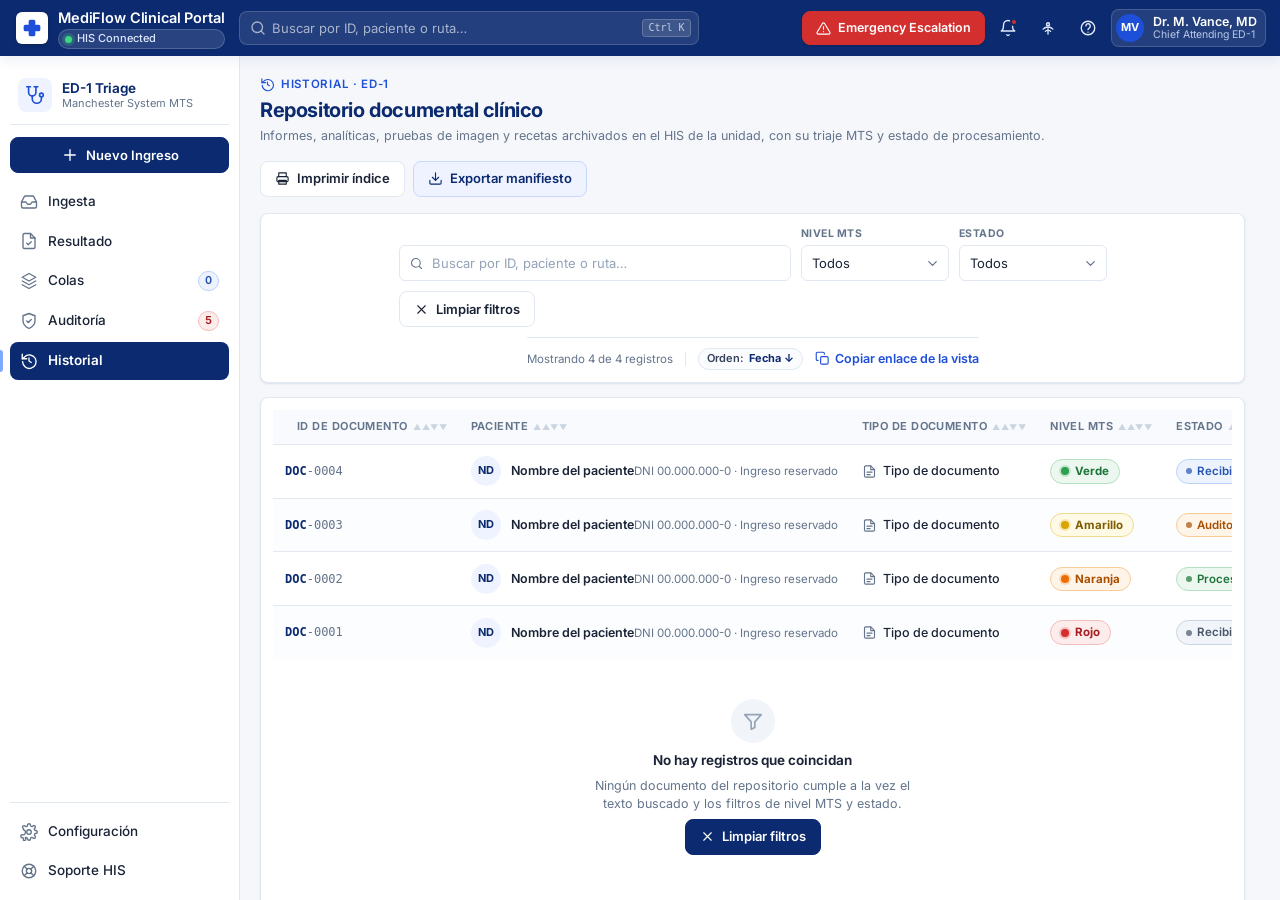
<file: historial/index.html>
<!DOCTYPE html>
<html lang="es">
<head>
<meta charset="UTF-8">
<meta name="viewport" content="width=device-width, initial-scale=1">
<title>Historial · MediFlow Clinical Portal</title>
<meta name="description" content="Repositorio documental clínico de ED-1: informes, analíticas, pruebas de imagen y recetas, con triaje MTS, estado de procesamiento y ruta de almacenamiento en el HIS.">
<link rel="preconnect" href="https://fonts.googleapis.com">
<link rel="preconnect" href="https://fonts.gstatic.com" crossorigin>
<link href="https://fonts.googleapis.com/css2?family=Inter:wght@400;500;600;700&display=swap" rel="stylesheet">
<link rel="stylesheet" href="../assets/css/styles.css">
<link rel="stylesheet" href="styles.css">
</head>

<body data-screen="historial">

<!-- Sprite de iconos -->
<svg class="visually-hidden" aria-hidden="true" focusable="false" xmlns="http://www.w3.org/2000/svg">
<defs>
  <symbol id="i-cross" viewBox="0 0 24 24"><path d="M10 2h4a2 2 0 0 1 2 2v4h4a2 2 0 0 1 2 2v4a2 2 0 0 1-2 2h-4v4a2 2 0 0 1-2 2h-4a2 2 0 0 1-2-2v-4H4a2 2 0 0 1-2-2v-4a2 2 0 0 1 2-2h4V4a2 2 0 0 1 2-2z"/></symbol>
  <symbol id="i-search" viewBox="0 0 24 24"><circle cx="11" cy="11" r="7"/><path d="M20 20l-3.5-3.5"/></symbol>
  <symbol id="i-bell" viewBox="0 0 24 24"><path d="M18 8a6 6 0 1 0-12 0c0 7-3 8-3 8h18s-3-1-3-8"/><path d="M13.7 21a2 2 0 0 1-3.4 0"/></symbol>
  <symbol id="i-signal" viewBox="0 0 24 24"><path d="M12 20v-7"/><path d="M8.5 16.5a5 5 0 0 1 7 0"/><path d="M5.5 13.5a9 9 0 0 1 13 0"/><circle cx="12" cy="7" r="2"/></symbol>
  <symbol id="i-help" viewBox="0 0 24 24"><circle cx="12" cy="12" r="9"/><path d="M9.2 9.2a2.9 2.9 0 1 1 5.6 1c0 1.9-2.8 2.3-2.8 4"/><path d="M12 17.5h.01"/></symbol>
  <symbol id="i-alert" viewBox="0 0 24 24"><path d="M10.3 3.9 1.8 18a2 2 0 0 0 1.7 3h17a2 2 0 0 0 1.7-3L13.7 3.9a2 2 0 0 0-3.4 0z"/><path d="M12 9v4"/><path d="M12 17h.01"/></symbol>
  <symbol id="i-plus" viewBox="0 0 24 24"><path d="M12 5v14M5 12h14"/></symbol>
  <symbol id="i-inbox" viewBox="0 0 24 24"><path d="M22 12h-6l-2 3h-4l-2-3H2"/><path d="M5.5 5.1 2 12v6a2 2 0 0 0 2 2h16a2 2 0 0 0 2-2v-6l-3.5-6.9A2 2 0 0 0 16.7 4H7.3a2 2 0 0 0-1.8 1.1z"/></symbol>
  <symbol id="i-file-check" viewBox="0 0 24 24"><path d="M14 2H6a2 2 0 0 0-2 2v16a2 2 0 0 0 2 2h12a2 2 0 0 0 2-2V8z"/><path d="M14 2v6h6"/><path d="m9 15 2 2 4-4"/></symbol>
  <symbol id="i-layers" viewBox="0 0 24 24"><path d="m12 2 9 5-9 5-9-5 9-5z"/><path d="m3 12 9 5 9-5"/><path d="m3 17 9 5 9-5"/></symbol>
  <symbol id="i-shield" viewBox="0 0 24 24"><path d="M12 22s8-4 8-10V5l-8-3-8 3v7c0 6 8 10 8 10z"/><path d="m9 12 2 2 4-4"/></symbol>
  <symbol id="i-history" viewBox="0 0 24 24"><path d="M3 3v6h6"/><path d="M3.5 13a9 9 0 1 0 2.6-6.4L3 9"/><path d="M12 8v4l3 2"/></symbol>
  <symbol id="i-settings" viewBox="0 0 24 24"><circle cx="12" cy="12" r="3"/><path d="M19.4 15a1.6 1.6 0 0 0 .3 1.8l.1.1a2 2 0 1 1-2.8 2.8l-.1-.1a1.6 1.6 0 0 0-1.8-.3 1.6 1.6 0 0 0-1 1.5V21a2 2 0 0 1-4 0v-.1A1.6 1.6 0 0 0 9 19.4a1.6 1.6 0 0 0-1.8.3l-.1.1a2 2 0 1 1-2.8 2.8l.1-.1a1.6 1.6 0 0 0 .3-1.8 1.6 1.6 0 0 0-1.5-1H3a2 2 0 0 1 0-4h.1A1.6 1.6 0 0 0 4.6 9a1.6 1.6 0 0 0-.3-1.8l-.1-.1a2 2 0 1 1 2.8-2.8l.1.1a1.6 1.6 0 0 0 1.8.3H9a1.6 1.6 0 0 0 1-1.5V3a2 2 0 0 1 4 0v.1a1.6 1.6 0 0 0 1 1.5 1.6 1.6 0 0 0 1.8-.3l.1-.1a2 2 0 1 1 2.8 2.8l-.1.1a1.6 1.6 0 0 0-.3 1.8V9a1.6 1.6 0 0 0 1.5 1H21a2 2 0 0 1 0 4h-.1a1.6 1.6 0 0 0-1.5 1z"/></symbol>
  <symbol id="i-support" viewBox="0 0 24 24"><circle cx="12" cy="12" r="9"/><circle cx="12" cy="12" r="3.5"/><path d="m5.6 5.6 4.2 4.2M18.4 5.6l-4.2 4.2M5.6 18.4l4.2-4.2M18.4 18.4l-4.2-4.2"/></symbol>
  <symbol id="i-check" viewBox="0 0 24 24"><path d="M20 6 9 17l-5-5"/></symbol>
  <symbol id="i-x" viewBox="0 0 24 24"><path d="M18 6 6 18M6 6l12 12"/></symbol>
  <symbol id="i-user" viewBox="0 0 24 24"><circle cx="12" cy="8" r="4"/><path d="M4 21a8 8 0 0 1 16 0"/></symbol>
  <symbol id="i-chevron" viewBox="0 0 24 24"><path d="m9 6 6 6-6 6"/></symbol>
  <symbol id="i-calendar" viewBox="0 0 24 24"><rect x="3" y="5" width="18" height="16" rx="2"/><path d="M8 3v4M16 3v4M3 11h18"/></symbol>
  <symbol id="i-activity" viewBox="0 0 24 24"><path d="M22 12h-4l-3 9L9 3l-3 9H2"/></symbol>
  <symbol id="i-stethoscope" viewBox="0 0 24 24"><path d="M5 3v6a4 4 0 0 0 8 0V3"/><path d="M3 3h4M11 3h4"/><path d="M9 13v3a5 5 0 0 0 10 0v-1"/><circle cx="19" cy="12" r="2"/></symbol>
  <symbol id="i-heart" viewBox="0 0 24 24"><path d="M20.8 5.6a5 5 0 0 0-7.1 0L12 7.3l-1.7-1.7a5 5 0 1 0-7.1 7.1L12 21.5l8.8-8.8a5 5 0 0 0 0-7.1z"/></symbol>
  <symbol id="i-print" viewBox="0 0 24 24"><path d="M6 9V3h12v6"/><rect x="3" y="9" width="18" height="8" rx="2"/><path d="M6 15h12v6H6z"/></symbol>
  <symbol id="i-menu" viewBox="0 0 24 24"><path d="M3 6h18M3 12h18M3 18h18"/></symbol>
  <symbol id="i-logout" viewBox="0 0 24 24"><path d="M9 21H5a2 2 0 0 1-2-2V5a2 2 0 0 1 2-2h4"/><path d="m16 17 5-5-5-5M21 12H9"/></symbol>
  <symbol id="i-clipboard" viewBox="0 0 24 24"><rect x="8" y="2" width="8" height="4" rx="1"/><path d="M16 4h2a2 2 0 0 1 2 2v14a2 2 0 0 1-2 2H6a2 2 0 0 1-2-2V6a2 2 0 0 1 2-2h2"/><path d="M9 12h6M9 16h4"/></symbol>
  <symbol id="i-refresh" viewBox="0 0 24 24"><path d="M20 11a8 8 0 1 0-.6 4"/><path d="M20 4v7h-7"/></symbol>
  <symbol id="i-clock" viewBox="0 0 24 24"><circle cx="12" cy="12" r="9"/><path d="M12 7v5l3 2"/></symbol>
  <symbol id="i-download" viewBox="0 0 24 24"><path d="M21 15v4a2 2 0 0 1-2 2H5a2 2 0 0 1-2-2v-4"/><path d="m7 10 5 5 5-5"/><path d="M12 15V3"/></symbol>
  <symbol id="i-flask" viewBox="0 0 24 24"><path d="M9 2v6.5L3.7 18a2 2 0 0 0 1.7 3h13.2a2 2 0 0 0 1.7-3L15 8.5V2"/><path d="M8 2h8M7.5 14h9"/></symbol>
  <symbol id="i-pill" viewBox="0 0 24 24"><path d="M10.5 20.5a6 6 0 0 1-8.5-8.5l8-8a6 6 0 0 1 8.5 8.5z"/><path d="m6 6 8.5 8.5"/></symbol>
  <symbol id="i-notes" viewBox="0 0 24 24"><path d="M14 3H6a2 2 0 0 0-2 2v14a2 2 0 0 0 2 2h12a2 2 0 0 0 2-2V9z"/><path d="M14 3v6h6M8 13h8M8 17h5"/></symbol>
  <symbol id="i-user-plus" viewBox="0 0 24 24"><circle cx="9" cy="8" r="4"/><path d="M2 21a7 7 0 0 1 11-5.7"/><path d="M19 8v6M22 11h-6"/></symbol>
  <symbol id="i-copy" viewBox="0 0 24 24"><rect x="9" y="9" width="12" height="12" rx="2"/><path d="M5 15H4a2 2 0 0 1-2-2V4a2 2 0 0 1 2-2h9a2 2 0 0 1 2 2v1"/></symbol>
  <symbol id="i-funnel" viewBox="0 0 24 24"><path d="M3 5h18l-7 8v6l-4 2v-8z"/></symbol>
  <symbol id="i-sort" viewBox="0 0 24 24"><path d="M8 4v16M8 4 4 9M8 4l4 5M16 20V4M16 20l4-5M16 20l-4-5"/></symbol>
  <symbol id="i-database" viewBox="0 0 24 24"><ellipse cx="12" cy="5.5" rx="8" ry="3"/><path d="M4 5.5v6c0 1.7 3.6 3 8 3s8-1.3 8-3v-6"/><path d="M4 11.5v6c0 1.7 3.6 3 8 3s8-1.3 8-3v-6"/></symbol>
  <symbol id="i-chevron-left" viewBox="0 0 24 24"><path d="m15 6-6 6 6 6"/></symbol>
  <symbol id="i-chevron-right" viewBox="0 0 24 24"><path d="m9 6 6 6-6 6"/></symbol>
  <symbol id="i-image" viewBox="0 0 24 24"><rect x="3" y="3" width="18" height="18" rx="2"/><circle cx="8.5" cy="8.5" r="1.5"/><path d="m21 15-5-5L5 21"/></symbol>
</defs>
</svg>

<div class="app">

  <!-- ================= HEADER ================= -->
  <header class="topbar">
    <div class="topbar__brand">
      <span class="brand__mark" aria-hidden="true"><svg class="icon"><use href="#i-cross"></use></svg></span>
      <span class="brand__text">
        <span class="brand__name">MediFlow Clinical Portal</span>
        <span class="conn" title="Sincronización activa con el HIS de la unidad ED-1"><span class="conn__dot" aria-hidden="true"></span>HIS Connected</span>
      </span>
    </div>

    <div class="topbar__search">
      <label class="sr-only" for="q">Buscar en el historial por identificador de documento, paciente o ruta de almacenamiento</label>
      <svg class="icon topbar__search-icon" aria-hidden="true"><use href="#i-search"></use></svg>
      <input id="q" class="input" type="search" autocomplete="off"
             placeholder="Buscar por ID, paciente o ruta…">
      <kbd>Ctrl K</kbd>
    </div>

    <div class="topbar__actions">
      <button type="button" class="btn btn--danger" data-toast="Escalación de emergencia enviada a la Jefatura de ED-1 (canal rojo).">
        <svg class="icon icon--sm" aria-hidden="true"><use href="#i-alert"></use></svg>
        <span class="nowrap">Emergency Escalation</span>
      </button>
      <button type="button" class="icon-btn" title="Notificaciones: 3 nuevas" aria-label="Notificaciones, 3 nuevas">
        <svg class="icon" aria-hidden="true"><use href="#i-bell"></use></svg>
        <span class="dot" aria-hidden="true"></span>
      </button>
      <button type="button" class="icon-btn" data-optional title="Estado del concentrador HIS: señal estable al 98 %" aria-label="Estado de la señal del HIS">
        <svg class="icon" aria-hidden="true"><use href="#i-signal"></use></svg>
      </button>
      <button type="button" class="icon-btn" data-optional title="Centro de ayuda y protocolos ED-1" aria-label="Ayuda">
        <svg class="icon" aria-hidden="true"><use href="#i-help"></use></svg>
      </button>

      <div class="menu">
        <button type="button" class="user" id="userBtn" aria-haspopup="true" aria-expanded="false" aria-controls="userMenu">
          <span class="avatar" aria-hidden="true">MV</span>
          <span class="user__text">
            <span class="user__name">Dr. M. Vance, MD</span>
            <span class="user__role">Chief Attending ED-1</span>
          </span>
        </button>
        <div class="menu__panel" id="userMenu" role="menu" hidden>
          <div class="menu__head">
            <div class="nowrap" style="font-weight:600">Dr. M. Vance, MD</div>
            <div class="menu__meta">Matrícula 4482-A · Turno noche 19:00–07:00</div>
          </div>
          <button type="button" class="menu__item" role="menuitem"><svg class="icon icon--sm" aria-hidden="true"><use href="#i-user"></use></svg>Mi perfil clínico</button>
          <button type="button" class="menu__item" role="menuitem"><svg class="icon icon--sm" aria-hidden="true"><use href="#i-calendar"></use></svg>Mi turno</button>
          <div class="menu__sep" role="separator"></div>
          <button type="button" class="menu__item" role="menuitem"><svg class="icon icon--sm" aria-hidden="true"><use href="#i-logout"></use></svg>Cerrar sesión</button>
        </div>
      </div>
    </div>
  </header>

  <!-- ================= SIDEBAR ================= -->
  <aside class="sidebar">
    <div class="side__unit">
      <span class="side__unit-icon" aria-hidden="true"><svg class="icon icon--lg"><use href="#i-stethoscope"></use></svg></span>
      <span class="side__unit-text">
        <span class="side__unit-name">ED-1 Triage</span>
        <span class="side__unit-sub" title="Sistema de triaje Manchester">Manchester System MTS</span>
      </span>
    </div>

    <div class="side__primary">
      <button type="button" class="btn btn--primary btn--block" data-nav="ingesta" title="Nuevo Ingreso">
        <svg class="icon" aria-hidden="true"><use href="#i-plus"></use></svg>
        <span class="btn__label">Nuevo Ingreso</span>
      </button>
    </div>

    <nav class="side__nav" aria-label="Navegación principal">
      <a class="nav__item" data-nav="ingesta" href="../ingesta/index.html" title="Ingesta">
        <svg class="icon" aria-hidden="true"><use href="#i-inbox"></use></svg>
        <span class="nav__label">Ingesta</span>
      </a>
      <a class="nav__item" data-nav="resultado" href="../resultado/index.html" title="Resultado">
        <svg class="icon" aria-hidden="true"><use href="#i-file-check"></use></svg>
        <span class="nav__label">Resultado</span>
      </a>
      <a class="nav__item" data-nav="colas" href="../colas/index.html" title="Colas">
        <svg class="icon" aria-hidden="true"><use href="#i-layers"></use></svg>
        <span class="nav__label">Colas</span>
        <span class="nav__badge" id="navQueueTotal" title="Pacientes en cola de triaje">0</span>
      </a>
      <a class="nav__item" data-nav="auditoria" href="../auditoria/index.html" title="Auditoría">
        <svg class="icon" aria-hidden="true"><use href="#i-shield"></use></svg>
        <span class="nav__label">Auditoría</span>
        <span class="nav__badge nav__badge--alerta" id="navAuditTotal" title="Revisiones pendientes">5</span>
      </a>
      <a class="nav__item is-active" data-nav="historial" href="./index.html" title="Historial" aria-current="page">
        <svg class="icon" aria-hidden="true"><use href="#i-history"></use></svg>
        <span class="nav__label">Historial</span>
      </a>
    </nav>

    <div class="side__foot">
      <a class="nav__item" href="#" title="Configuración">
        <svg class="icon" aria-hidden="true"><use href="#i-settings"></use></svg>
        <span class="nav__label">Configuración</span>
      </a>
      <a class="nav__item" href="#" title="Soporte HIS">
        <svg class="icon" aria-hidden="true"><use href="#i-support"></use></svg>
        <span class="nav__label">Soporte HIS</span>
      </a>
    </div>
  </aside>

  <!-- ================= MAIN ================= -->
  <main class="main" id="main">
    <div class="page-head">
      <div class="page-head__text">
        <p class="page-head__eyebrow"><svg class="icon icon--sm" aria-hidden="true"><use href="#i-history"></use></svg>Historial · ED-1</p>
        <h1 class="page-head__title">Repositorio documental clínico</h1>
        <p class="page-head__sub">Informes, analíticas, pruebas de imagen y recetas archivados en el HIS de la unidad, con su triaje MTS y estado de procesamiento.</p>
      </div>
      <div class="page-head__actions">
        <button type="button" class="btn" data-toast="Índice documental impreso para el expediente de referencia.">
          <svg class="icon icon--sm" aria-hidden="true"><use href="#i-print"></use></svg>Imprimir índice
        </button>
        <button type="button" class="btn btn--soft" data-toast="Repositorio exportado como manifiesto DICOMweb FHIR.">
          <svg class="icon icon--sm" aria-hidden="true"><use href="#i-download"></use></svg>Exportar manifiesto
        </button>
      </div>
    </div>

    <!-- ---------- 1. BARRA SUPERIOR DE TABLA ---------- -->
    <section class="toolbar toolbar--panel" aria-label="Filtros del repositorio documental">
      <div class="toolbar__row">
        <div class="toolbar__search toolbar__search--wide">
          <label class="sr-only" for="qHist">Buscar por identificador de documento, paciente o ruta de almacenamiento</label>
          <svg class="icon icon--sm" aria-hidden="true"><use href="#i-search"></use></svg>
          <input class="input" id="qHist" type="search" autocomplete="off"
                 placeholder="Buscar por ID, paciente o ruta…">
        </div>

        <div class="toolbar__field">
          <label class="field__label" for="selMts">Nivel MTS</label>
          <select class="select" id="selMts">
            <option value="todos">Todos</option>
            <option value="rojo">Rojo</option>
            <option value="naranja">Naranja</option>
            <option value="amarillo">Amarillo</option>
            <option value="verde">Verde</option>
            <option value="azul">Azul</option>
          </select>
        </div>

        <div class="toolbar__field">
          <label class="field__label" for="selEstado">Estado</label>
          <select class="select" id="selEstado">
            <option value="todos">Todos</option>
            <option value="recibido">Recibido</option>
            <option value="procesado">Procesado</option>
            <option value="auditoria">Auditoría</option>
          </select>
        </div>

        <button type="button" class="btn" id="btnLimpiar">
          <svg class="icon icon--sm" aria-hidden="true"><use href="#i-x"></use></svg>
          <span class="btn__label">Limpiar filtros</span>
        </button>
      </div>

      <div class="toolbar__row toolbar__row--foot">
        <span class="hint" id="contador" aria-live="polite">Mostrando 0 de 0 registros</span>
        <div class="toolbar__divider" aria-hidden="true"></div>
        <span class="active-filters" id="filtrosActivos"></span>
        <button type="button" class="linkbtn" id="btnCopiarEnlace" title="Copiar un enlace que reproduce esta vista exacta">
          <svg class="icon icon--sm" aria-hidden="true"><use href="#i-copy"></use></svg>
          <span>Copiar enlace de la vista</span>
        </button>
      </div>
    </section>

    <!-- ---------- 2. TABLA ---------- -->
    <section class="card table-card" aria-labelledby="h-tabla">
      <h2 class="sr-only" id="h-tabla">Repositorio documental</h2>
      <div class="card__body card__body--tight">
        <div class="table-wrap table-wrap--sticky">
          <table class="data tabla-hist">
            <caption class="sr-only">Documentos clínicos archivados con identificador, paciente, tipo, nivel MTS, estado, fecha y ruta de almacenamiento</caption>
            <thead>
              <tr id="theadHist">
                <th scope="col" data-sort="id" aria-sort="none"><button type="button" class="th-sort">ID de documento<span class="th-sort__ind" aria-hidden="true">▲▼</span></button></th>
                <th scope="col" data-sort="paciente" aria-sort="none"><button type="button" class="th-sort">Paciente<span class="th-sort__ind" aria-hidden="true">▲▼</span></button></th>
                <th scope="col" data-sort="tipo" aria-sort="none"><button type="button" class="th-sort">Tipo de documento<span class="th-sort__ind" aria-hidden="true">▲▼</span></button></th>
                <th scope="col" data-sort="mts" aria-sort="none"><button type="button" class="th-sort">Nivel MTS<span class="th-sort__ind" aria-hidden="true">▲▼</span></button></th>
                <th scope="col" data-sort="estado" aria-sort="none"><button type="button" class="th-sort">Estado<span class="th-sort__ind" aria-hidden="true">▲▼</span></button></th>
                <th scope="col" data-sort="fecha" aria-sort="none"><button type="button" class="th-sort">Fecha<span class="th-sort__ind" aria-hidden="true">▲▼</span></button></th>
                <th scope="col" data-sort="ruta" aria-sort="none"><button type="button" class="th-sort">Ruta de almacenamiento<span class="th-sort__ind" aria-hidden="true">▲▼</span></button></th>
              </tr>
            </thead>
            <tbody id="tbodyHist"></tbody>
          </table>
        </div>

        <!-- Estado vacío -->
        <div class="empty" id="vacio" hidden>
          <span class="empty__icon" aria-hidden="true"><svg class="icon icon--lg"><use href="#i-funnel"></use></svg></span>
          <span class="empty__title">No hay registros que coincidan</span>
          <span class="empty__text">Ningún documento del repositorio cumple a la vez el texto buscado y los filtros de nivel MTS y estado.</span>
          <button type="button" class="btn btn--primary" id="btnLimpiarVacio">
            <svg class="icon icon--sm" aria-hidden="true"><use href="#i-x"></use></svg>Limpiar filtros
          </button>
        </div>
      </div>

      <!-- ---------- 3. PAGINACIÓN ---------- -->
      <div class="card__foot paginacion">
        <div class="paginacion__size">
          <label class="field__label" for="selPageSize">Filas por página</label>
          <select class="select" id="selPageSize">
            <option value="10">10</option>
            <option value="25">25</option>
            <option value="50">50</option>
          </select>
        </div>

        <span class="paginacion__info hint" id="rangoInfo">—</span>

        <nav class="paginacion__nav" aria-label="Paginación de registros">
          <button type="button" class="page-btn page-btn--edge" id="btnPrev" aria-label="Página anterior">
            <svg class="icon icon--sm" aria-hidden="true"><use href="#i-chevron-left"></use></svg>
            <span class="nowrap">Anterior</span>
          </button>
          <span class="paginacion__pages" id="paginas"></span>
          <button type="button" class="page-btn page-btn--edge" id="btnNext" aria-label="Página siguiente">
            <span class="nowrap">Siguiente</span>
            <svg class="icon icon--sm" aria-hidden="true"><use href="#i-chevron-right"></use></svg>
          </button>
        </nav>
      </div>
    </section>
  </main>
</div>

<div class="toast-host" id="toastHost" aria-live="polite" aria-atomic="true"></div>

<script src="app.js"></script>
</body>
</html>
</file>
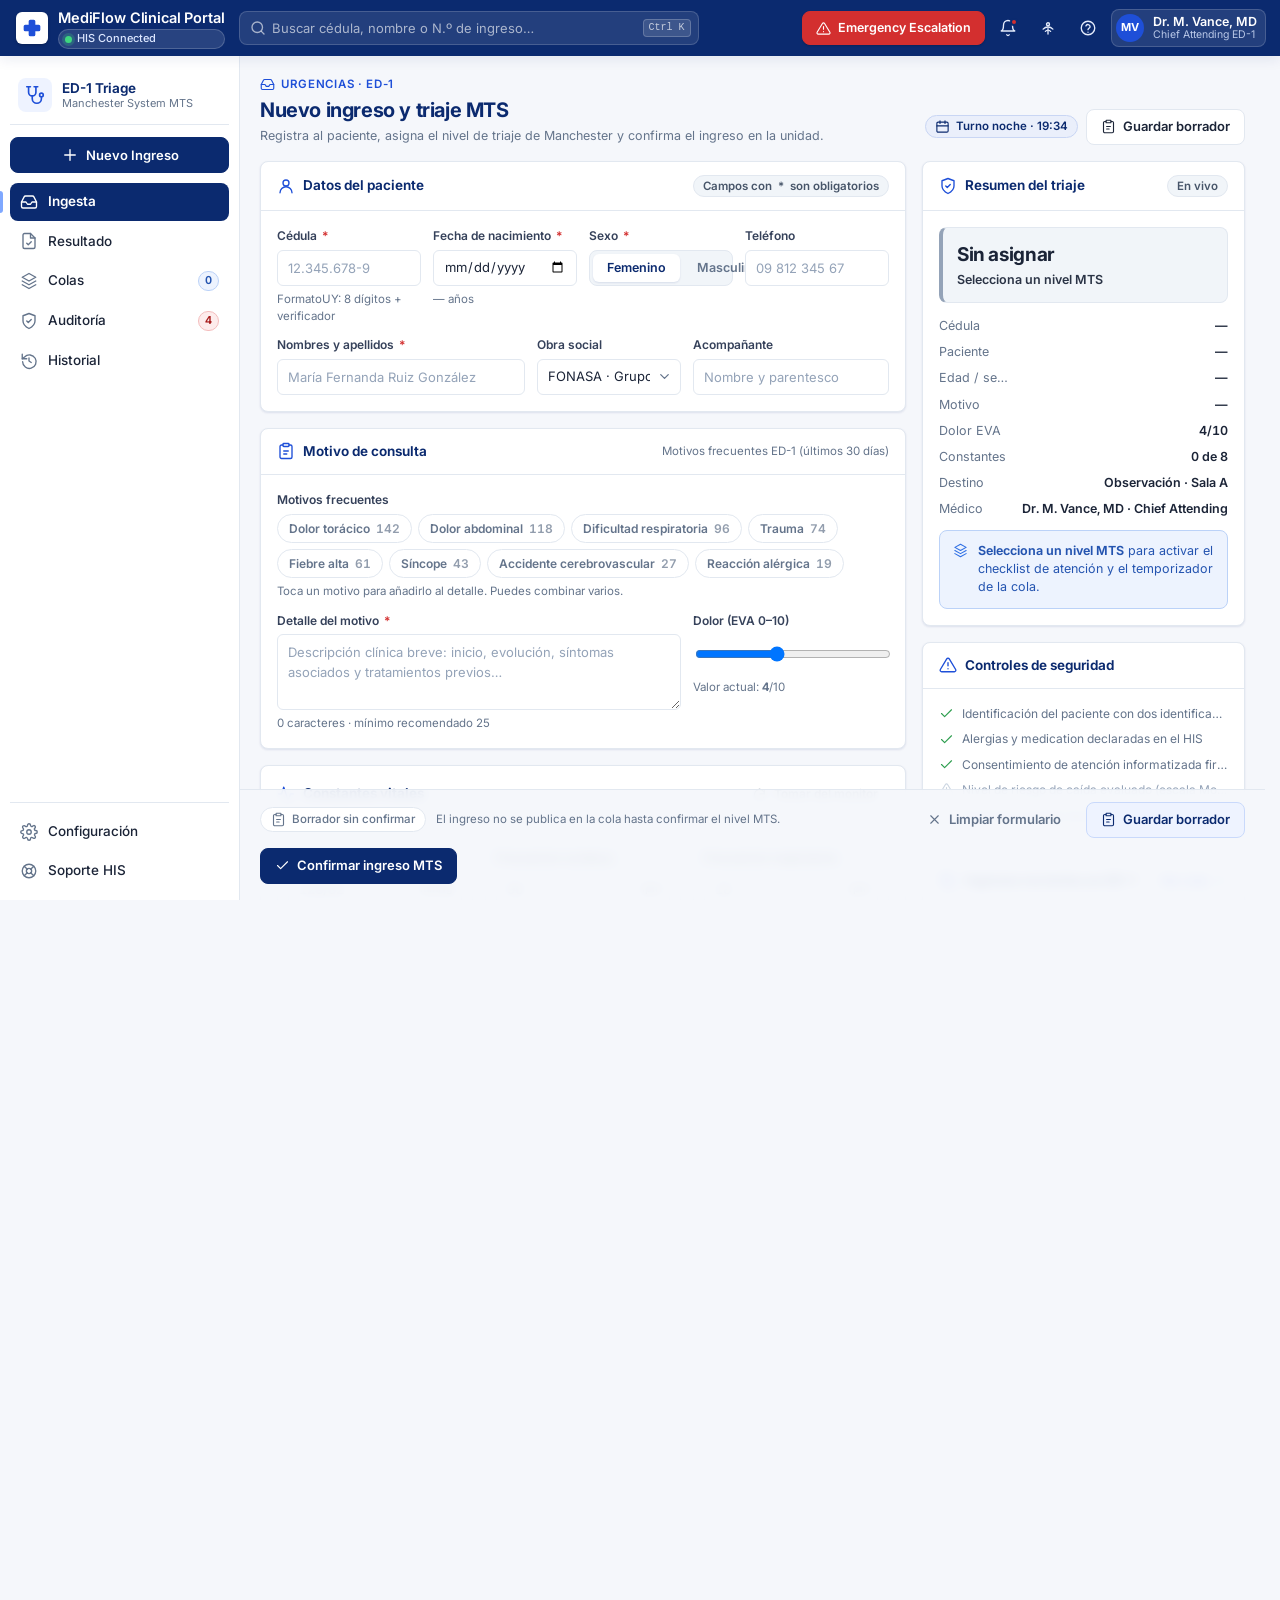
<file: ingesta/index.html>
<!DOCTYPE html>
<html lang="es">
<head>
<meta charset="UTF-8">
<meta name="viewport" content="width=device-width, initial-scale=1">
<title>Nuevo Ingreso · MediFlow Clinical Portal</title>
<meta name="description" content="Registro de ingreso en urgencias ED-1 con triaje según el sistema Manchester (MTS).">
<link rel="preconnect" href="https://fonts.googleapis.com">
<link rel="preconnect" href="https://fonts.gstatic.com" crossorigin>
<link href="https://fonts.googleapis.com/css2?family=Inter:wght@400;500;600;700&display=swap" rel="stylesheet">
<link rel="stylesheet" href="../assets/css/styles.css">
<link rel="stylesheet" href="styles.css">
</head>

<body data-screen="ingesta">

<!-- Sprite de iconos (reutilizado por header, sidebar y contenido) -->
<svg class="visually-hidden" aria-hidden="true" focusable="false" xmlns="http://www.w3.org/2000/svg">
<defs>
  <symbol id="i-cross" viewBox="0 0 24 24"><path d="M10 2h4a2 2 0 0 1 2 2v4h4a2 2 0 0 1 2 2v4a2 2 0 0 1-2 2h-4v4a2 2 0 0 1-2 2h-4a2 2 0 0 1-2-2v-4H4a2 2 0 0 1-2-2v-4a2 2 0 0 1 2-2h4V4a2 2 0 0 1 2-2z"/></symbol>
  <symbol id="i-search" viewBox="0 0 24 24"><circle cx="11" cy="11" r="7"/><path d="M20 20l-3.5-3.5"/></symbol>
  <symbol id="i-bell" viewBox="0 0 24 24"><path d="M18 8a6 6 0 1 0-12 0c0 7-3 8-3 8h18s-3-1-3-8"/><path d="M13.7 21a2 2 0 0 1-3.4 0"/></symbol>
  <symbol id="i-signal" viewBox="0 0 24 24"><path d="M12 20v-7"/><path d="M8.5 16.5a5 5 0 0 1 7 0"/><path d="M5.5 13.5a9 9 0 0 1 13 0"/><circle cx="12" cy="7" r="2"/></symbol>
  <symbol id="i-help" viewBox="0 0 24 24"><circle cx="12" cy="12" r="9"/><path d="M9.2 9.2a2.9 2.9 0 0 1 5.6 1c0 1.9-2.8 2.3-2.8 4"/><path d="M12 17.5h.01"/></symbol>
  <symbol id="i-alert" viewBox="0 0 24 24"><path d="M10.3 3.9 1.8 18a2 2 0 0 0 1.7 3h17a2 2 0 0 0 1.7-3L13.7 3.9a2 2 0 0 0-3.4 0z"/><path d="M12 9v4"/><path d="M12 17h.01"/></symbol>
  <symbol id="i-plus" viewBox="0 0 24 24"><path d="M12 5v14M5 12h14"/></symbol>
  <symbol id="i-inbox" viewBox="0 0 24 24"><path d="M22 12h-6l-2 3h-4l-2-3H2"/><path d="M5.5 5.1 2 12v6a2 2 0 0 0 2 2h16a2 2 0 0 0 2-2v-6l-3.5-6.9A2 2 0 0 0 16.7 4H7.3a2 2 0 0 0-1.8 1.1z"/></symbol>
  <symbol id="i-file-check" viewBox="0 0 24 24"><path d="M14 2H6a2 2 0 0 0-2 2v16a2 2 0 0 0 2 2h12a2 2 0 0 0 2-2V8z"/><path d="M14 2v6h6"/><path d="M9 15l2 2 4-4"/></symbol>
  <symbol id="i-layers" viewBox="0 0 24 24"><path d="m12 2 9 5-9 5-9-5 9-5z"/><path d="m3 12 9 5 9-5"/><path d="m3 17 9 5 9-5"/></symbol>
  <symbol id="i-shield" viewBox="0 0 24 24"><path d="M12 22s8-4 8-10V5l-8-3-8 3v7c0 6 8 10 8 10z"/><path d="M9 12l2 2 4-4"/></symbol>
  <symbol id="i-history" viewBox="0 0 24 24"><path d="M3 3v6h6"/><path d="M3.5 13a9 9 0 1 0 2.6-6.4L3 9"/><path d="M12 8v4l3 2"/></symbol>
  <symbol id="i-settings" viewBox="0 0 24 24"><circle cx="12" cy="12" r="3"/><path d="M19.4 15a1.6 1.6 0 0 0 .3 1.8l.1.1a2 2 0 1 1-2.8 2.8l-.1-.1a1.6 1.6 0 0 0-1.8-.3 1.6 1.6 0 0 0-1 1.5V21a2 2 0 1 1-4 0v-.1A1.6 1.6 0 0 0 9 19.4a1.6 1.6 0 0 0-1.8.3l-.1.1a2 2 0 1 1-2.8-2.8l.1-.1a1.6 1.6 0 0 0 .3-1.8 1.6 1.6 0 0 0-1.5-1H3a2 2 0 1 1 0-4h.1A1.6 1.6 0 0 0 4.6 9a1.6 1.6 0 0 0-.3-1.8l-.1-.1a2 2 0 1 1 2.8-2.8l.1.1a1.6 1.6 0 0 0 1.8.3H9a1.6 1.6 0 0 0 1-1.5V3a2 2 0 1 1 4 0v.1a1.6 1.6 0 0 0 1 1.5 1.6 1.6 0 0 0 1.8-.3l.1-.1a2 2 0 1 1 2.8 2.8l-.1.1a1.6 1.6 0 0 0-.3 1.8V9a1.6 1.6 0 0 0 1.5 1H21a2 2 0 1 1 0 4h-.1a1.6 1.6 0 0 0-1.5 1z"/></symbol>
  <symbol id="i-support" viewBox="0 0 24 24"><circle cx="12" cy="12" r="9"/><circle cx="12" cy="12" r="3.5"/><path d="m5.6 5.6 4.2 4.2M18.4 5.6l-4.2 4.2M5.6 18.4l4.2-4.2M18.4 18.4l-4.2-4.2"/></symbol>
  <symbol id="i-check" viewBox="0 0 24 24"><path d="M20 6 9 17l-5-5"/></symbol>
  <symbol id="i-x" viewBox="0 0 24 24"><path d="M18 6 6 18M6 6l12 12"/></symbol>
  <symbol id="i-user" viewBox="0 0 24 24"><circle cx="12" cy="8" r="4"/><path d="M4 21a8 8 0 0 1 16 0"/></symbol>
  <symbol id="i-chevron" viewBox="0 0 24 24"><path d="m9 6 6 6-6 6"/></symbol>
  <symbol id="i-calendar" viewBox="0 0 24 24"><rect x="3" y="5" width="18" height="16" rx="2"/><path d="M8 3v4M16 3v4M3 11h18"/></symbol>
  <symbol id="i-activity" viewBox="0 0 24 24"><path d="M22 12h-4l-3 9L9 3l-3 9H2"/></symbol>
  <symbol id="i-stethoscope" viewBox="0 0 24 24"><path d="M5 3v6a4 4 0 0 0 8 0V3"/><path d="M3 3h4M11 3h4"/><path d="M9 13v3a5 5 0 0 0 10 0v-1"/><circle cx="19" cy="12" r="2"/></symbol>
  <symbol id="i-heart" viewBox="0 0 24 24"><path d="M20.8 5.6a5 5 0 0 0-7.1 0L12 7.3l-1.7-1.7a5 5 0 1 0-7.1 7.1L12 21.5l8.8-8.8a5 5 0 0 0 0-7.1z"/></symbol>
  <symbol id="i-print" viewBox="0 0 24 24"><path d="M6 9V3h12v6"/><rect x="3" y="9" width="18" height="8" rx="2"/><path d="M6 15h12v6H6z"/></symbol>
  <symbol id="i-menu" viewBox="0 0 24 24"><path d="M3 6h18M3 12h18M3 18h18"/></symbol>
  <symbol id="i-logout" viewBox="0 0 24 24"><path d="M9 21H5a2 2 0 0 1-2-2V5a2 2 0 0 1 2-2h4"/><path d="M16 17l5-5-5-5M21 12H9"/></symbol>
  <symbol id="i-clipboard" viewBox="0 0 24 24"><rect x="8" y="2" width="8" height="4" rx="1"/><path d="M16 4h2a2 2 0 0 1 2 2v14a2 2 0 0 1-2 2H6a2 2 0 0 1-2-2V6a2 2 0 0 1 2-2h2"/><path d="M9 12h6M9 16h4"/></symbol>
  <symbol id="i-refresh" viewBox="0 0 24 24"><path d="M20 11a8 8 0 1 0-.6 4"/><path d="M20 4v7h-7"/></symbol>
  <symbol id="i-user-plus" viewBox="0 0 24 24"><circle cx="9" cy="8" r="4"/><path d="M2 21a7 7 0 0 1 11-5.7"/><path d="M19 8v6M22 11h-6"/></symbol>
</defs>
</svg>

<div class="app">

  <!-- ================= HEADER ================= -->
  <header class="topbar">
    <div class="topbar__brand">
      <span class="brand__mark" aria-hidden="true"><svg class="icon"><use href="#i-cross"></use></svg></span>
      <span class="brand__text">
        <span class="brand__name">MediFlow Clinical Portal</span>
        <span class="conn" title="Sincronización activa con el HIS de la unidad ED-1"><span class="conn__dot" aria-hidden="true"></span>HIS Connected</span>
      </span>
    </div>

    <div class="topbar__search">
      <label class="sr-only" for="q">Buscar paciente por cédula, nombre o número de ingreso</label>
      <svg class="icon topbar__search-icon" aria-hidden="true"><use href="#i-search"></use></svg>
      <input id="q" class="input" type="search" autocomplete="off"
             placeholder="Buscar cédula, nombre o N.º de ingreso…">
      <kbd>Ctrl K</kbd>
    </div>

    <div class="topbar__actions">
      <button type="button" class="btn btn--danger" data-toast="Escalación de emergencia enviada a la Jefatura de ED-1 (canal rojo).">
        <svg class="icon icon--sm" aria-hidden="true"><use href="#i-alert"></use></svg>
        <span class="nowrap">Emergency Escalation</span>
      </button>
      <button type="button" class="icon-btn" title="Notificaciones: 3 nuevas" aria-label="Notificaciones, 3 nuevas">
        <svg class="icon" aria-hidden="true"><use href="#i-bell"></use></svg>
        <span class="dot" aria-hidden="true"></span>
      </button>
      <button type="button" class="icon-btn" data-optional title="Estado del concentrador HIS: señal estable al 98 %" aria-label="Estado de la señal del HIS">
        <svg class="icon" aria-hidden="true"><use href="#i-signal"></use></svg>
      </button>
      <button type="button" class="icon-btn" data-optional title="Centro de ayuda y protocols ED-1" aria-label="Ayuda">
        <svg class="icon" aria-hidden="true"><use href="#i-help"></use></svg>
      </button>

      <div class="menu">
        <button type="button" class="user" id="userBtn" aria-haspopup="true" aria-expanded="false" aria-controls="userMenu">
          <span class="avatar" aria-hidden="true">MV</span>
          <span class="user__text">
            <span class="user__name">Dr. M. Vance, MD</span>
            <span class="user__role">Chief Attending ED-1</span>
          </span>
        </button>
        <div class="menu__panel" id="userMenu" role="menu" hidden>
          <div class="menu__head">
            <div class="nowrap" style="font-weight:600">Dr. M. Vance, MD</div>
            <div class="menu__meta">Matrícula 4482-A · Turno noche 19:00–07:00</div>
          </div>
          <button type="button" class="menu__item" role="menuitem"><svg class="icon icon--sm" aria-hidden="true"><use href="#i-user"></use></svg>Mi perfil clínico</button>
          <button type="button" class="menu__item" role="menuitem"><svg class="icon icon--sm" aria-hidden="true"><use href="#i-calendar"></use></svg>Mi turno</button>
          <div class="menu__sep" role="separator"></div>
          <button type="button" class="menu__item" role="menuitem"><svg class="icon icon--sm" aria-hidden="true"><use href="#i-logout"></use></svg>Cerrar sesión</button>
        </div>
      </div>
    </div>
  </header>

  <!-- ================= SIDEBAR ================= -->
  <aside class="sidebar">
    <div class="side__unit">
      <span class="side__unit-icon" aria-hidden="true"><svg class="icon icon--lg"><use href="#i-stethoscope"></use></svg></span>
      <span class="side__unit-text">
        <span class="side__unit-name">ED-1 Triage</span>
        <span class="side__unit-sub" title="Sistema de triaje Manchester">Manchester System MTS</span>
      </span>
    </div>

    <div class="side__primary">
      <button type="button" class="btn btn--primary btn--block" data-nav="ingesta" title="Nuevo Ingreso">
        <svg class="icon" aria-hidden="true"><use href="#i-plus"></use></svg>
        <span class="btn__label">Nuevo Ingreso</span>
      </button>
    </div>

    <nav class="side__nav" aria-label="Navegación principal">
      <a class="nav__item is-active" data-nav="ingesta" href="./index.html" title="Ingesta" aria-current="page">
        <svg class="icon" aria-hidden="true"><use href="#i-inbox"></use></svg>
        <span class="nav__label">Ingesta</span>
      </a>
      <a class="nav__item" data-nav="resultado" href="../resultado/index.html" title="Resultado">
        <svg class="icon" aria-hidden="true"><use href="#i-file-check"></use></svg>
        <span class="nav__label">Resultado</span>
      </a>
      <a class="nav__item" data-nav="colas" href="../colas/index.html" title="Colas">
        <svg class="icon" aria-hidden="true"><use href="#i-layers"></use></svg>
        <span class="nav__label">Colas</span>
        <span class="nav__badge" id="navQueueTotal" title="Pacientes en cola de triaje">0</span>
      </a>
      <a class="nav__item" data-nav="auditoria" href="../auditoria/index.html" title="Auditoría">
        <svg class="icon" aria-hidden="true"><use href="#i-shield"></use></svg>
        <span class="nav__label">Auditoría</span>
        <span class="nav__badge nav__badge--alerta" id="navAuditTotal" title="Revisiones pendientes">4</span>
      </a>
      <a class="nav__item" data-nav="historial" href="../historial/index.html" title="Historial">
        <svg class="icon" aria-hidden="true"><use href="#i-history"></use></svg>
        <span class="nav__label">Historial</span>
      </a>
    </nav>

    <div class="side__foot">
      <a class="nav__item" href="#" title="Configuración">
        <svg class="icon" aria-hidden="true"><use href="#i-settings"></use></svg>
        <span class="nav__label">Configuración</span>
      </a>
      <a class="nav__item" href="#" title="Soporte HIS">
        <svg class="icon" aria-hidden="true"><use href="#i-support"></use></svg>
        <span class="nav__label">Soporte HIS</span>
      </a>
    </div>
  </aside>

  <!-- ================= MAIN ================= -->
  <main class="main" id="main">
    <div class="page-head">
      <div class="page-head__text">
        <p class="page-head__eyebrow"><svg class="icon icon--sm" aria-hidden="true"><use href="#i-inbox"></use></svg>Urgencias · ED-1</p>
        <h1 class="page-head__title">Nuevo ingreso y triaje MTS</h1>
        <p class="page-head__sub">Registra al paciente, asigna el nivel de triaje de Manchester y confirma el ingreso en la unidad.</p>
      </div>
      <div class="page-head__actions">
        <span class="badge badge--navy"><svg class="icon icon--sm" aria-hidden="true"><use href="#i-calendar"></use></svg>Turno noche · 22:41</span>
        <button type="button" class="btn" data-toast="Borrador guardado en el HIS. Recuperable durante 24 h.">
          <svg class="icon icon--sm" aria-hidden="true"><use href="#i-clipboard"></use></svg>Guardar borrador
        </button>
      </div>
    </div>

    <div class="grid grid--2">

      <!-- ---------- Columna de formulario ---------- -->
      <div class="stack">

        <!-- Datos del paciente -->
        <section class="card" aria-labelledby="h-datos">
          <div class="card__head">
            <h2 class="card__title" id="h-datos"><svg class="icon" aria-hidden="true"><use href="#i-user"></use></svg>Datos del paciente</h2>
            <span class="badge badge--gris">Campos con <span class="req">*</span> son obligatorios</span>
          </div>
          <div class="card__body">
            <form id="formPaciente" novalidate>
              <div class="form-grid">
                <div class="field col-3">
                  <label class="label" for="doc">Cédula <span class="req">*</span></label>
                  <input class="input" id="doc" name="doc" inputmode="numeric" placeholder="12.345.678-9" required>
                  <span class="hint" id="docHint">FormatoUY: 8 dígitos + verificador</span>
                </div>
                <div class="field col-3">
                  <label class="label" for="nac">Fecha de nacimiento <span class="req">*</span></label>
                  <input class="input" id="nac" name="nac" type="date" required>
                  <span class="hint" id="edadHint">— años</span>
                </div>
                <div class="field col-3">
                  <span class="label">Sexo <span class="req">*</span></span>
                  <div class="segmented" role="radiogroup" aria-label="Sexo del paciente">
                    <input type="radio" name="sexo" id="sxF" value="F" checked><label for="sxF">Femenino</label>
                    <input type="radio" name="sexo" id="sxM" value="M"><label for="sxM">Masculino</label>
                    <input type="radio" name="sexo" id="sxO" value="O"><label for="sxO">Otro</label>
                  </div>
                </div>
                <div class="field col-3">
                  <label class="label" for="tel">Teléfono</label>
                  <input class="input" id="tel" name="tel" type="tel" placeholder="09 812 345 67" title="Teléfono de contacto">
                </div>

                <div class="field col-5">
                  <label class="label" for="nom">Nombres y apellidos <span class="req">*</span></label>
                  <input class="input" id="nom" name="nom" placeholder="María Fernanda Ruiz González" required
                         title="Máximo 80 caracteres; se muestra completo en la cabecera de admisión">
                </div>
                <div class="field col-3">
                  <label class="label" for="obra">Obra social</label>
                  <select class="select" id="obra" name="obra">
                    <option value="FONASA">FONASA · Grupo B</option>
                    <option value="ISAPRE">ISAPRE · Contrato vigente</option>
                    <option value="PART">Particular</option>
                    <option value="SISP">SISPLA / SIPSAP</option>
                  </select>
                </div>
                <div class="field col-4">
                  <label class="label" for="acomp">Acompañante</label>
                  <input class="input" id="acomp" name="acomp" placeholder="Nombre y parentesco" title="Nombre y parentesco del acompañante">
                </div>
              </div>
            </form>
          </div>
        </section>

        <!-- Motivo de consulta -->
        <section class="card" aria-labelledby="h-motivo">
          <div class="card__head">
            <h2 class="card__title" id="h-motivo"><svg class="icon" aria-hidden="true"><use href="#i-clipboard"></use></svg>Motivo de consulta</h2>
            <span class="card__sub">Motivos frecuentes ED-1 (últimos 30 días)</span>
          </div>
          <div class="card__body">
            <div class="field" style="margin-bottom:12px">
              <span class="label">Motivos frecuentes</span>
              <div class="filters" id="motivos"></div>
              <span class="hint">Toca un motivo para añadirlo al detalle. Puedes combinar varios.</span>
            </div>
            <div class="form-grid">
              <div class="field col-8">
                <label class="label" for="detalle">Detalle del motivo <span class="req">*</span></label>
                <textarea class="textarea" id="detalle" name="detalle" required
                          placeholder="Descripción clínica breve: inicio, evolución, síntomas asociados y tratamientos previos…"></textarea>
                <span class="hint"><span id="detalleLen">0</span> caracteres · mínimo recomendado 25</span>
              </div>
              <div class="field col-4">
                <label class="label" for="eva">Dolor (EVA 0–10)</label>
                <input class="input" id="eva" name="eva" type="range" min="0" max="10" value="4" style="padding:0 8px">
                <span class="hint">Valor actual: <strong id="evaVal" class="tabnum">4</strong>/10</span>
              </div>
            </div>
          </div>
        </section>

        <!-- Constantes vitales -->
        <section class="card" aria-labelledby="h-vitales">
          <div class="card__head">
            <h2 class="card__title" id="h-vitales"><svg class="icon" aria-hidden="true"><use href="#i-activity"></use></svg>Constantes vitales</h2>
            <button type="button" class="btn btn--sm btn--ghost" id="btnVitals">
              <svg class="icon icon--sm" aria-hidden="true"><use href="#i-refresh"></use></svg>Tomar del monitor
            </button>
          </div>
          <div class="card__body">
            <div class="vitals-grid" id="vitals"></div>
            <p class="hint" style="margin-top:10px">Los rangos de referencia corresponden a adultos. Cualquier valor fuera de rango se marca y se adjunta al informe de triaje.</p>
          </div>
        </section>

        <!-- Triaje MTS -->
        <section class="card" aria-labelledby="h-mts" id="secMts">
          <div class="card__head">
            <h2 class="card__title" id="h-mts"><svg class="icon" aria-hidden="true"><use href="#i-layers"></use></svg>Nivel de triaje · Manchester MTS</h2>
            <span class="badge badge--azul" id="mtsHint">Selecciona un nivel</span>
          </div>
          <div class="card__body">
            <fieldset class="mts-grid" id="mtsGrid">
              <legend class="sr-only">Selecciona el nivel de triaje MTS</legend>
            </fieldset>
            <p class="hint" style="margin-top:12px">Tiempo máximo de atención según el nivel. El temporizador de la cola se inicia al confirmar el ingreso.</p>
          </div>
        </section>

        <!-- Derivación -->
        <section class="card" aria-labelledby="h-der">
          <div class="card__head">
            <h2 class="card__title" id="h-der"><svg class="icon" aria-hidden="true"><use href="#i-clipboard"></use></svg>Derivación y observaciones</h2>
          </div>
          <div class="card__body">
            <div class="form-grid">
              <div class="field col-4">
                <label class="label" for="destino">Destino previsto</label>
                <select class="select" id="destino" name="destino">
                  <option>Observación · Sala A</option>
                  <option>Observación · Sala B</option>
                  <option>Camilla · Monitor 2</option>
                  <option>Camilla · Monitor 4</option>
                  <option>Quirófono · Bloque 1</option>
                  <option>Alta a domicilio</option>
                </select>
              </div>
              <div class="field col-4">
                <label class="label" for="medico">Médico responsable</label>
                <select class="select" id="medico" name="medico">
                  <option selected>Dr. M. Vance, MD · Chief Attending</option>
                  <option>Dra. L. Fernández · Residente R3</option>
                  <option>Dr. A. Sosa · Cirujano general</option>
                  <option>Dra. P. Iglesias · Pediatra</option>
                </select>
              </div>
              <div class="field col-4">
                <span class="label">Preaviso</span>
                <label class="switch" style="height:36px">
                  <input type="checkbox" id="preaviso" checked>
                  <span class="switch__track" aria-hidden="true"></span>
                  <span class="nowrap">Notificar al equipo de destino</span>
                </label>
              </div>
              <div class="field col-12">
                <label class="label" for="obs">Observaciones de triaje</label>
                <textarea class="textarea" id="obs" name="obs" placeholder="Alergias, riesgo de aislamiento, necesidad de interprete, controles de seguridad…"></textarea>
              </div>
            </div>
          </div>
        </section>
      </div>

      <!-- ---------- Columna lateral ---------- -->
      <div class="stack">

        <!-- Resumen del triaje -->
        <section class="card resumen" aria-labelledby="h-resumen">
          <div class="card__head">
            <h2 class="card__title" id="h-resumen"><svg class="icon" aria-hidden="true"><use href="#i-shield"></use></svg>Resumen del triaje</h2>
            <span class="badge badge--gris">En vivo</span>
          </div>
          <div class="card__body">
            <div class="resumen__prio" id="resumenPrio">
              <span class="resumen__nivel" id="resumenNivel">Sin asignar</span>
              <span class="resumen__sla" id="resumenSla">Selecciona un nivel MTS</span>
            </div>
            <dl class="dl" id="resumenDl"></dl>
            <div class="resumen__alertas" id="resumenAlertas"></div>
          </div>
        </section>

        <!-- Avisos de seguridad -->
        <section class="card" aria-labelledby="h-seg">
          <div class="card__head">
            <h2 class="card__title" id="h-seg"><svg class="icon" aria-hidden="true"><use href="#i-alert"></use></svg>Controles de seguridad</h2>
          </div>
          <div class="card__body">
            <div class="stack" style="gap:8px" id="seguridad"></div>
          </div>
        </section>

        <!-- Ingresos recientes -->
        <section class="card" aria-labelledby="h-recientes">
          <div class="card__head">
            <h2 class="card__title" id="h-recientes"><svg class="icon" aria-hidden="true"><use href="#i-history"></use></svg>Ingresos recientes en ED-1</h2>
            <a class="linkbtn" href="../colas/index.html">Ver cola<svg class="icon icon--sm" aria-hidden="true"><use href="#i-chevron"></use></svg></a>
          </div>
          <div class="card__body card__body--tight">
            <ul class="recientes" id="recientes"></ul>
          </div>
        </section>

      </div>
    </div>

    <!-- Acciones fijas -->
    <div class="sticky-actions">
      <span class="chip" id="chipEstado"><svg class="icon icon--sm" aria-hidden="true"><use href="#i-clipboard"></use></svg>Borrador sin confirmar</span>
      <span class="hint" style="margin-right:auto">El ingreso no se publica en la cola hasta confirmar el nivel MTS.</span>
      <button type="button" class="btn btn--ghost" id="btnLimpiar">
        <svg class="icon icon--sm" aria-hidden="true"><use href="#i-x"></use></svg>Limpiar formulario
      </button>
      <button type="button" class="btn btn--soft" data-toast="Borrador guardado en el HIS. Recuperable durante 24 h.">
        <svg class="icon icon--sm" aria-hidden="true"><use href="#i-clipboard"></use></svg>Guardar borrador
      </button>
      <button type="button" class="btn btn--primary" id="btnConfirmar">
        <svg class="icon icon--sm" aria-hidden="true"><use href="#i-check"></use></svg>Confirmar ingreso MTS
      </button>
    </div>
  </main>
</div>

<!-- Modal de confirmación -->
<div class="modal" id="modalConfirmar" role="dialog" aria-modal="true" aria-labelledby="modalTitulo" hidden>
  <div class="modal__dialog">
    <div class="modal__head">
      <span class="side__unit-icon" aria-hidden="true"><svg class="icon icon--lg"><use href="#i-check"></use></svg></span>
      <h2 class="modal__title" id="modalTitulo">Confirmar ingreso y publicar en la cola</h2>
    </div>
    <div class="modal__body" id="modalBody"></div>
    <div class="modal__foot">
      <button type="button" class="btn" data-close-modal>Volver a editar</button>
      <button type="button" class="btn btn--primary" id="btnConfirmarFinal">
        <svg class="icon icon--sm" aria-hidden="true"><use href="#i-check"></use></svg>Confirmar y publicar
      </button>
    </div>
  </div>
</div>

<div class="toast-host" id="toastHost" aria-live="polite" aria-atomic="true"></div>

<script src="app.js"></script>
</body>
</html>
</file>
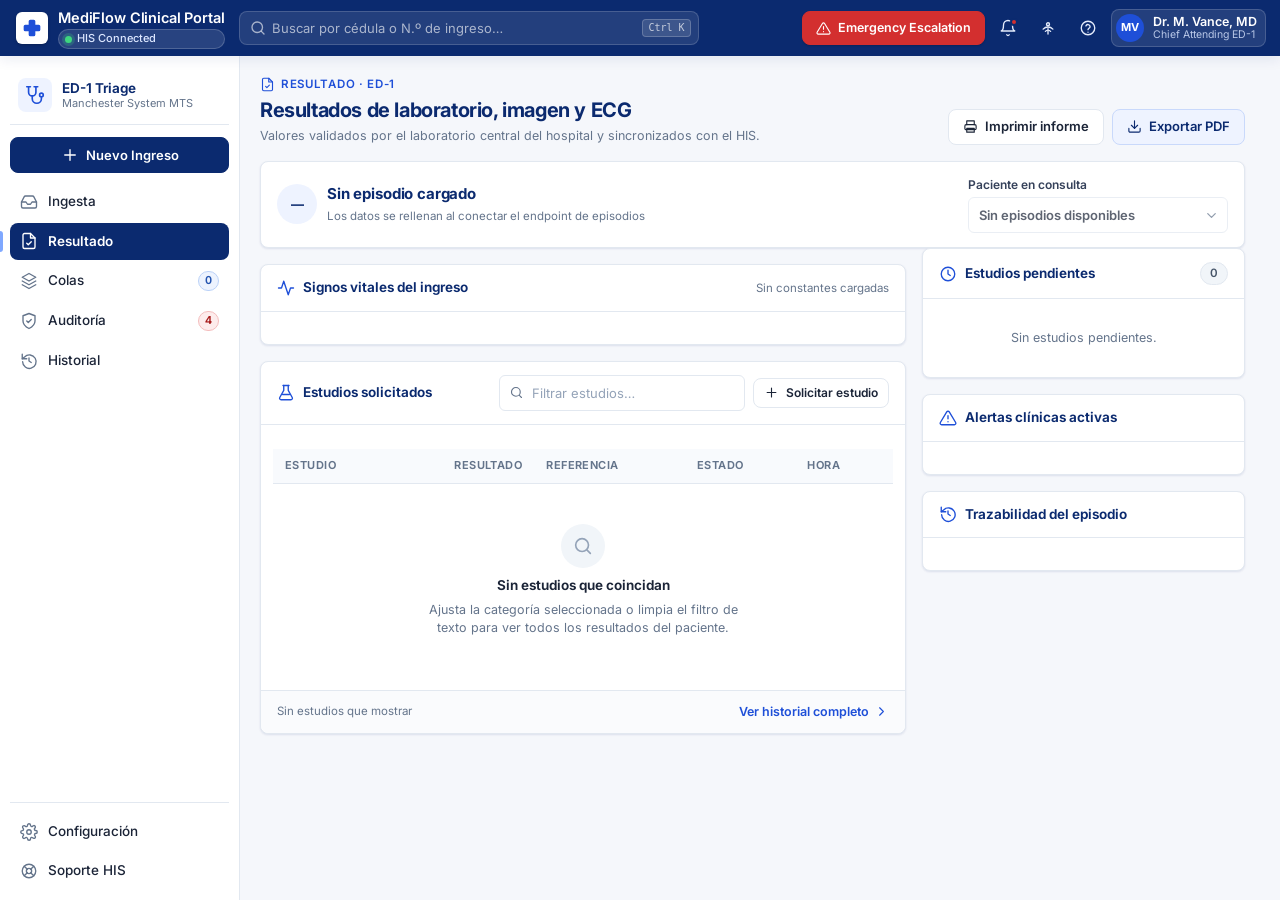
<file: resultado/index.html>
<!DOCTYPE html>
<html lang="es">
<head>
<meta charset="UTF-8">
<meta name="viewport" content="width=device-width, initial-scale=1">
<title>Resultado · MediFlow Clinical Portal</title>
<meta name="description" content="Resultados de laboratorio, imagen y electrocardiografía del paciente en urgencias ED-1.">
<link rel="preconnect" href="https://fonts.googleapis.com">
<link rel="preconnect" href="https://fonts.gstatic.com" crossorigin>
<link href="https://fonts.googleapis.com/css2?family=Inter:wght@400;500;600;700&display=swap" rel="stylesheet">
<link rel="stylesheet" href="../assets/css/styles.css">
<link rel="stylesheet" href="styles.css">
</head>

<body data-screen="resultado">

<!-- Sprite de iconos -->
<svg class="visually-hidden" aria-hidden="true" focusable="false" xmlns="http://www.w3.org/2000/svg">
<defs>
  <symbol id="i-cross" viewBox="0 0 24 24"><path d="M10 2h4a2 2 0 0 1 2 2v4h4a2 2 0 0 1 2 2v4a2 2 0 0 1-2 2h-4v4a2 2 0 0 1-2 2h-4a2 2 0 0 1-2-2v-4H4a2 2 0 0 1-2-2v-4a2 2 0 0 1 2-2h4V4a2 2 0 0 1 2-2z"/></symbol>
  <symbol id="i-search" viewBox="0 0 24 24"><circle cx="11" cy="11" r="7"/><path d="M20 20l-3.5-3.5"/></symbol>
  <symbol id="i-bell" viewBox="0 0 24 24"><path d="M18 8a6 6 0 1 0-12 0c0 7-3 8-3 8h18s-3-1-3-8"/><path d="M13.7 21a2 2 0 0 1-3.4 0"/></symbol>
  <symbol id="i-signal" viewBox="0 0 24 24"><path d="M12 20v-7"/><path d="M8.5 16.5a5 5 0 0 1 7 0"/><path d="M5.5 13.5a9 9 0 0 1 13 0"/><circle cx="12" cy="7" r="2"/></symbol>
  <symbol id="i-help" viewBox="0 0 24 24"><circle cx="12" cy="12" r="9"/><path d="M9.2 9.2a2.9 2.9 0 0 1 5.6 1c0 1.9-2.8 2.3-2.8 4"/><path d="M12 17.5h.01"/></symbol>
  <symbol id="i-alert" viewBox="0 0 24 24"><path d="M10.3 3.9 1.8 18a2 2 0 0 0 1.7 3h17a2 2 0 0 0 1.7-3L13.7 3.9a2 2 0 0 0-3.4 0z"/><path d="M12 9v4"/><path d="M12 17h.01"/></symbol>
  <symbol id="i-plus" viewBox="0 0 24 24"><path d="M12 5v14M5 12h14"/></symbol>
  <symbol id="i-inbox" viewBox="0 0 24 24"><path d="M22 12h-6l-2 3h-4l-2-3H2"/><path d="M5.5 5.1 2 12v6a2 2 0 0 0 2 2h16a2 2 0 0 0 2-2v-6l-3.5-6.9A2 2 0 0 0 16.7 4H7.3a2 2 0 0 0-1.8 1.1z"/></symbol>
  <symbol id="i-file-check" viewBox="0 0 24 24"><path d="M14 2H6a2 2 0 0 0-2 2v16a2 2 0 0 0 2 2h12a2 2 0 0 0 2-2V8z"/><path d="M14 2v6h6"/><path d="M9 15l2 2 4-4"/></symbol>
  <symbol id="i-layers" viewBox="0 0 24 24"><path d="m12 2 9 5-9 5-9-5 9-5z"/><path d="m3 12 9 5 9-5"/><path d="m3 17 9 5 9-5"/></symbol>
  <symbol id="i-shield" viewBox="0 0 24 24"><path d="M12 22s8-4 8-10V5l-8-3-8 3v7c0 6 8 10 8 10z"/><path d="M9 12l2 2 4-4"/></symbol>
  <symbol id="i-history" viewBox="0 0 24 24"><path d="M3 3v6h6"/><path d="M3.5 13a9 9 0 1 0 2.6-6.4L3 9"/><path d="M12 8v4l3 2"/></symbol>
  <symbol id="i-settings" viewBox="0 0 24 24"><circle cx="12" cy="12" r="3"/><path d="M19.4 15a1.6 1.6 0 0 0 .3 1.8l.1.1a2 2 0 1 1-2.8 2.8l-.1-.1a1.6 1.6 0 0 0-1.8-.3 1.6 1.6 0 0 0-1 1.5V21a2 2 0 1 1-4 0v-.1A1.6 1.6 0 0 0 9 19.4a1.6 1.6 0 0 0-1.8.3l-.1.1a2 2 0 1 1-2.8-2.8l.1-.1a1.6 1.6 0 0 0 .3-1.8 1.6 1.6 0 0 0-1.5-1H3a2 2 0 1 1 0-4h.1A1.6 1.6 0 0 0 4.6 9a1.6 1.6 0 0 0-.3-1.8l-.1-.1a2 2 0 1 1 2.8-2.8l.1.1a1.6 1.6 0 0 0 1.8.3H9a1.6 1.6 0 0 0 1-1.5V3a2 2 0 1 1 4 0v.1a1.6 1.6 0 0 0 1 1.5 1.6 1.6 0 0 0 1.8-.3l.1-.1a2 2 0 1 1 2.8 2.8l-.1.1a1.6 1.6 0 0 0-.3 1.8V9a1.6 1.6 0 0 0 1.5 1H21a2 2 0 1 1 0 4h-.1a1.6 1.6 0 0 0-1.5 1z"/></symbol>
  <symbol id="i-support" viewBox="0 0 24 24"><circle cx="12" cy="12" r="9"/><circle cx="12" cy="12" r="3.5"/><path d="m5.6 5.6 4.2 4.2M18.4 5.6l-4.2 4.2M5.6 18.4l4.2-4.2M18.4 18.4l-4.2-4.2"/></symbol>
  <symbol id="i-check" viewBox="0 0 24 24"><path d="M20 6 9 17l-5-5"/></symbol>
  <symbol id="i-x" viewBox="0 0 24 24"><path d="M18 6 6 18M6 6l12 12"/></symbol>
  <symbol id="i-user" viewBox="0 0 24 24"><circle cx="12" cy="8" r="4"/><path d="M4 21a8 8 0 0 1 16 0"/></symbol>
  <symbol id="i-chevron" viewBox="0 0 24 24"><path d="m9 6 6 6-6 6"/></symbol>
  <symbol id="i-calendar" viewBox="0 0 24 24"><rect x="3" y="5" width="18" height="16" rx="2"/><path d="M8 3v4M16 3v4M3 11h18"/></symbol>
  <symbol id="i-activity" viewBox="0 0 24 24"><path d="M22 12h-4l-3 9L9 3l-3 9H2"/></symbol>
  <symbol id="i-stethoscope" viewBox="0 0 24 24"><path d="M5 3v6a4 4 0 0 0 8 0V3"/><path d="M3 3h4M11 3h4"/><path d="M9 13v3a5 5 0 0 0 10 0v-1"/><circle cx="19" cy="12" r="2"/></symbol>
  <symbol id="i-heart" viewBox="0 0 24 24"><path d="M20.8 5.6a5 5 0 0 0-7.1 0L12 7.3l-1.7-1.7a5 5 0 1 0-7.1 7.1L12 21.5l8.8-8.8a5 5 0 0 0 0-7.1z"/></symbol>
  <symbol id="i-print" viewBox="0 0 24 24"><path d="M6 9V3h12v6"/><rect x="3" y="9" width="18" height="8" rx="2"/><path d="M6 15h12v6H6z"/></symbol>
  <symbol id="i-menu" viewBox="0 0 24 24"><path d="M3 6h18M3 12h18M3 18h18"/></symbol>
  <symbol id="i-logout" viewBox="0 0 24 24"><path d="M9 21H5a2 2 0 0 1-2-2V5a2 2 0 0 1 2-2h4"/><path d="M16 17l5-5-5-5M21 12H9"/></symbol>
  <symbol id="i-clipboard" viewBox="0 0 24 24"><rect x="8" y="2" width="8" height="4" rx="1"/><path d="M16 4h2a2 2 0 0 1 2 2v14a2 2 0 0 1-2 2H6a2 2 0 0 1-2-2V6a2 2 0 0 1 2-2h2"/><path d="M9 12h6M9 16h4"/></symbol>
  <symbol id="i-refresh" viewBox="0 0 24 24"><path d="M20 11a8 8 0 1 0-.6 4"/><path d="M20 4v7h-7"/></symbol>
  <symbol id="i-clock" viewBox="0 0 24 24"><circle cx="12" cy="12" r="9"/><path d="M12 7v5l3 2"/></symbol>
  <symbol id="i-flask" viewBox="0 0 24 24"><path d="M9 2v6.5L3.7 18a2 2 0 0 0 1.7 3h13.2a2 2 0 0 0 1.7-3L15 8.5V2"/><path d="M8 2h8M7.5 14h9"/></symbol>
  <symbol id="i-scan" viewBox="0 0 24 24"><path d="M3 8V5a2 2 0 0 1 2-2h3M16 3h3a2 2 0 0 1 2 2v3M21 16v3a2 2 0 0 1-2 2h-3M8 21H5a2 2 0 0 1-2-2v-3"/><path d="M7 12h10"/></symbol>
  <symbol id="i-download" viewBox="0 0 24 24"><path d="M21 15v4a2 2 0 0 1-2 2H5a2 2 0 0 1-2-2v-4"/><path d="m7 10 5 5 5-5"/><path d="M12 15V3"/></symbol>
  <symbol id="i-user-plus" viewBox="0 0 24 24"><circle cx="9" cy="8" r="4"/><path d="M2 21a7 7 0 0 1 11-5.7"/><path d="M19 8v6M22 11h-6"/></symbol>
</defs>
</svg>

<div class="app">

  <!-- ================= HEADER ================= -->
  <header class="topbar">
    <div class="topbar__brand">
      <span class="brand__mark" aria-hidden="true"><svg class="icon"><use href="#i-cross"></use></svg></span>
      <span class="brand__text">
        <span class="brand__name">MediFlow Clinical Portal</span>
        <span class="conn" title="Sincronización activa con el HIS de la unidad ED-1"><span class="conn__dot" aria-hidden="true"></span>HIS Connected</span>
      </span>
    </div>

    <div class="topbar__search">
      <label class="sr-only" for="q">Buscar por cédula, nombre o número de ingreso</label>
      <svg class="icon topbar__search-icon" aria-hidden="true"><use href="#i-search"></use></svg>
      <input id="q" class="input" type="search" autocomplete="off"
             placeholder="Buscar por cédula o N.º de ingreso…">
      <kbd>Ctrl K</kbd>
    </div>

    <div class="topbar__actions">
      <button type="button" class="btn btn--danger" data-toast="Escalación de emergencia enviada a la Jefatura de ED-1 (canal rojo).">
        <svg class="icon icon--sm" aria-hidden="true"><use href="#i-alert"></use></svg>
        <span class="nowrap">Emergency Escalation</span>
      </button>
      <button type="button" class="icon-btn" title="Notificaciones: 3 nuevas" aria-label="Notificaciones, 3 nuevas">
        <svg class="icon" aria-hidden="true"><use href="#i-bell"></use></svg>
        <span class="dot" aria-hidden="true"></span>
      </button>
      <button type="button" class="icon-btn" data-optional title="Estado del concentrador HIS: señal estable al 98 %" aria-label="Estado de la señal del HIS">
        <svg class="icon" aria-hidden="true"><use href="#i-signal"></use></svg>
      </button>
      <button type="button" class="icon-btn" data-optional title="Centro de ayuda y protocolos ED-1" aria-label="Ayuda">
        <svg class="icon" aria-hidden="true"><use href="#i-help"></use></svg>
      </button>

      <div class="menu">
        <button type="button" class="user" id="userBtn" aria-haspopup="true" aria-expanded="false" aria-controls="userMenu">
          <span class="avatar" aria-hidden="true">MV</span>
          <span class="user__text">
            <span class="user__name">Dr. M. Vance, MD</span>
            <span class="user__role">Chief Attending ED-1</span>
          </span>
        </button>
        <div class="menu__panel" id="userMenu" role="menu" hidden>
          <div class="menu__head">
            <div class="nowrap" style="font-weight:600">Dr. M. Vance, MD</div>
            <div class="menu__meta">Matrícula 4482-A · Turno noche 19:00–07:00</div>
          </div>
          <button type="button" class="menu__item" role="menuitem"><svg class="icon icon--sm" aria-hidden="true"><use href="#i-user"></use></svg>Mi perfil clínico</button>
          <button type="button" class="menu__item" role="menuitem"><svg class="icon icon--sm" aria-hidden="true"><use href="#i-calendar"></use></svg>Mi turno</button>
          <div class="menu__sep" role="separator"></div>
          <button type="button" class="menu__item" role="menuitem"><svg class="icon icon--sm" aria-hidden="true"><use href="#i-logout"></use></svg>Cerrar sesión</button>
        </div>
      </div>
    </div>
  </header>

  <!-- ================= SIDEBAR ================= -->
  <aside class="sidebar">
    <div class="side__unit">
      <span class="side__unit-icon" aria-hidden="true"><svg class="icon icon--lg"><use href="#i-stethoscope"></use></svg></span>
      <span class="side__unit-text">
        <span class="side__unit-name">ED-1 Triage</span>
        <span class="side__unit-sub" title="Sistema de triaje Manchester">Manchester System MTS</span>
      </span>
    </div>

    <div class="side__primary">
      <button type="button" class="btn btn--primary btn--block" data-nav="ingesta" title="Nuevo Ingreso">
        <svg class="icon" aria-hidden="true"><use href="#i-plus"></use></svg>
        <span class="btn__label">Nuevo Ingreso</span>
      </button>
    </div>

    <nav class="side__nav" aria-label="Navegación principal">
      <a class="nav__item" data-nav="ingesta" href="../ingesta/index.html" title="Ingesta">
        <svg class="icon" aria-hidden="true"><use href="#i-inbox"></use></svg>
        <span class="nav__label">Ingesta</span>
      </a>
      <a class="nav__item is-active" data-nav="resultado" href="./index.html" title="Resultado" aria-current="page">
        <svg class="icon" aria-hidden="true"><use href="#i-file-check"></use></svg>
        <span class="nav__label">Resultado</span>
      </a>
      <a class="nav__item" data-nav="colas" href="../colas/index.html" title="Colas">
        <svg class="icon" aria-hidden="true"><use href="#i-layers"></use></svg>
        <span class="nav__label">Colas</span>
        <span class="nav__badge" id="navQueueTotal" title="Pacientes en cola de triaje">0</span>
      </a>
      <a class="nav__item" data-nav="auditoria" href="../auditoria/index.html" title="Auditoría">
        <svg class="icon" aria-hidden="true"><use href="#i-shield"></use></svg>
        <span class="nav__label">Auditoría</span>
        <span class="nav__badge nav__badge--alerta" id="navAuditTotal" title="Revisiones pendientes">4</span>
      </a>
      <a class="nav__item" data-nav="historial" href="../historial/index.html" title="Historial">
        <svg class="icon" aria-hidden="true"><use href="#i-history"></use></svg>
        <span class="nav__label">Historial</span>
      </a>
    </nav>

    <div class="side__foot">
      <a class="nav__item" href="#" title="Configuración">
        <svg class="icon" aria-hidden="true"><use href="#i-settings"></use></svg>
        <span class="nav__label">Configuración</span>
      </a>
      <a class="nav__item" href="#" title="Soporte HIS">
        <svg class="icon" aria-hidden="true"><use href="#i-support"></use></svg>
        <span class="nav__label">Soporte HIS</span>
      </a>
    </div>
  </aside>

  <!-- ================= MAIN ================= -->
  <main class="main" id="main">
    <div class="page-head">
      <div class="page-head__text">
        <p class="page-head__eyebrow"><svg class="icon icon--sm" aria-hidden="true"><use href="#i-file-check"></use></svg>Resultado · ED-1</p>
        <h1 class="page-head__title">Resultados de laboratorio, imagen y ECG</h1>
        <p class="page-head__sub">Valores validados por el laboratorio central del hospital y sincronizados con el HIS.</p>
      </div>
      <div class="page-head__actions">
        <button type="button" class="btn" data-toast="Informe enviado a la impresora de Observación B.">
          <svg class="icon icon--sm" aria-hidden="true"><use href="#i-print"></use></svg>Imprimir informe
        </button>
        <button type="button" class="btn btn--soft" data-toast="Informe PDF exportado al expediente clínico digital.">
          <svg class="icon icon--sm" aria-hidden="true"><use href="#i-download"></use></svg>Exportar PDF
        </button>
      </div>
    </div>

    <!-- Contexto del paciente -->
    <section class="card patientbar" aria-labelledby="h-paciente">
      <div class="card__body">
        <div class="patientbar__row">
          <div class="idcell patientbar__id">
              <span class="idcell__avatar idcell__avatar--lg" id="pbInitials" aria-hidden="true">—</span>
            <span class="idcell__text">
              <span class="patientbar__name" id="pbNombre" title="Nombre completo del paciente">Sin episodio cargado</span>
              <span class="idcell__meta" id="pbMeta">Los datos se rellenan al conectar el endpoint de episodios</span>
            </span>
          </div>
          <div class="patientbar__badges" id="pbBadges"></div>
          <div class="patientbar__picker">
            <label class="label" for="selPaciente">Paciente en consulta</label>
            <select class="select" id="selPaciente"></select>
          </div>
        </div>
        <div class="patientbar__alerts" id="pbAlerts"></div>
      </div>
    </section>

    <div class="grid grid--2">

      <!-- ---------- Columna principal ---------- -->
      <div class="stack">

        <!-- KPIs -->
        <div class="grid grid--4" id="kpis"></div>

        <!-- Signos vitales -->
        <section class="card" aria-labelledby="h-vitales">
          <div class="card__head">
            <h2 class="card__title" id="h-vitales"><svg class="icon" aria-hidden="true"><use href="#i-activity"></use></svg>Signos vitales del ingreso</h2>
            <span class="card__sub" id="vitalesHora">Sin constantes cargadas</span>
          </div>
          <div class="card__body">
            <div class="vitals-strip" id="vitales"></div>
          </div>
        </section>

        <!-- Resultados -->
        <section class="card" aria-labelledby="h-resultados">
          <div class="card__head">
            <h2 class="card__title" id="h-resultados"><svg class="icon" aria-hidden="true"><use href="#i-flask"></use></svg>Estudios solicitados</h2>
            <div class="toolbar">
              <div class="toolbar__search">
                <label class="sr-only" for="qRes">Filtrar estudios por nombre</label>
                <svg class="icon icon--sm" aria-hidden="true"><use href="#i-search"></use></svg>
                <input class="input" id="qRes" type="search" placeholder="Filtrar estudios…" autocomplete="off">
              </div>
              <button type="button" class="btn btn--sm" data-toast="Solicitud de nuevos estudios enviada al laboratorio central.">
                <svg class="icon icon--sm" aria-hidden="true"><use href="#i-plus"></use></svg>Solicitar estudio
              </button>
            </div>
          </div>
          <div class="card__body card__body--tight">
            <div class="filters" id="filtrosRes" style="padding:0 4px 12px" role="group" aria-label="Filtrar por categoría"></div>
            <div class="table-wrap">
              <table class="data">
                <caption class="sr-only">Estudios del paciente seleccionado con resultado, referencia y estado</caption>
                <thead>
                  <tr>
                    <th scope="col">Estudio</th>
                    <th scope="col" class="num">Resultado</th>
                    <th scope="col">Referencia</th>
                    <th scope="col">Estado</th>
                    <th scope="col">Hora</th>
                    <th scope="col" class="actions">Acción</th>
                  </tr>
                </thead>
                <tbody id="tbodyRes"></tbody>
              </table>
            </div>
            <div class="empty" id="resVacio" hidden>
              <span class="empty__icon" aria-hidden="true"><svg class="icon icon--lg"><use href="#i-search"></use></svg></span>
              <span class="empty__title">Sin estudios que coincidan</span>
              <span class="empty__text">Ajusta la categoría seleccionada o limpia el filtro de texto para ver todos los resultados del paciente.</span>
            </div>
          </div>
          <div class="card__foot">
            <span class="hint" id="resResumen">—</span>
            <a class="linkbtn" href="../historial/index.html">Ver historial completo<svg class="icon icon--sm" aria-hidden="true"><use href="#i-chevron"></use></svg></a>
          </div>
        </section>
      </div>

      <!-- ---------- Columna lateral ---------- -->
      <div class="stack">

        <!-- Estudios pendientes -->
        <section class="card" aria-labelledby="h-pendientes">
          <div class="card__head">
            <h2 class="card__title" id="h-pendientes"><svg class="icon" aria-hidden="true"><use href="#i-clock"></use></svg>Estudios pendientes</h2>
            <span class="badge badge--gris" id="badgePendientes">0</span>
          </div>
          <div class="card__body card__body--tight">
            <ul class="pendientes" id="pendientes"></ul>
          </div>
        </section>

        <!-- Alertas activas -->
        <section class="card" aria-labelledby="h-alertas">
          <div class="card__head">
            <h2 class="card__title" id="h-alertas"><svg class="icon" aria-hidden="true"><use href="#i-alert"></use></svg>Alertas clínicas activas</h2>
          </div>
          <div class="card__body">
            <div class="stack" style="gap:8px" id="alertas"></div>
          </div>
        </section>

        <!-- Trazabilidad -->
        <section class="card" aria-labelledby="h-traza">
          <div class="card__head">
            <h2 class="card__title" id="h-traza"><svg class="icon" aria-hidden="true"><use href="#i-history"></use></svg>Trazabilidad del episodio</h2>
          </div>
          <div class="card__body">
            <div class="timeline" id="traza"></div>
          </div>
        </section>
      </div>
    </div>
  </main>
</div>

<div class="toast-host" id="toastHost" aria-live="polite" aria-atomic="true"></div>

<script src="app.js"></script>
</body>
</html>
</file>
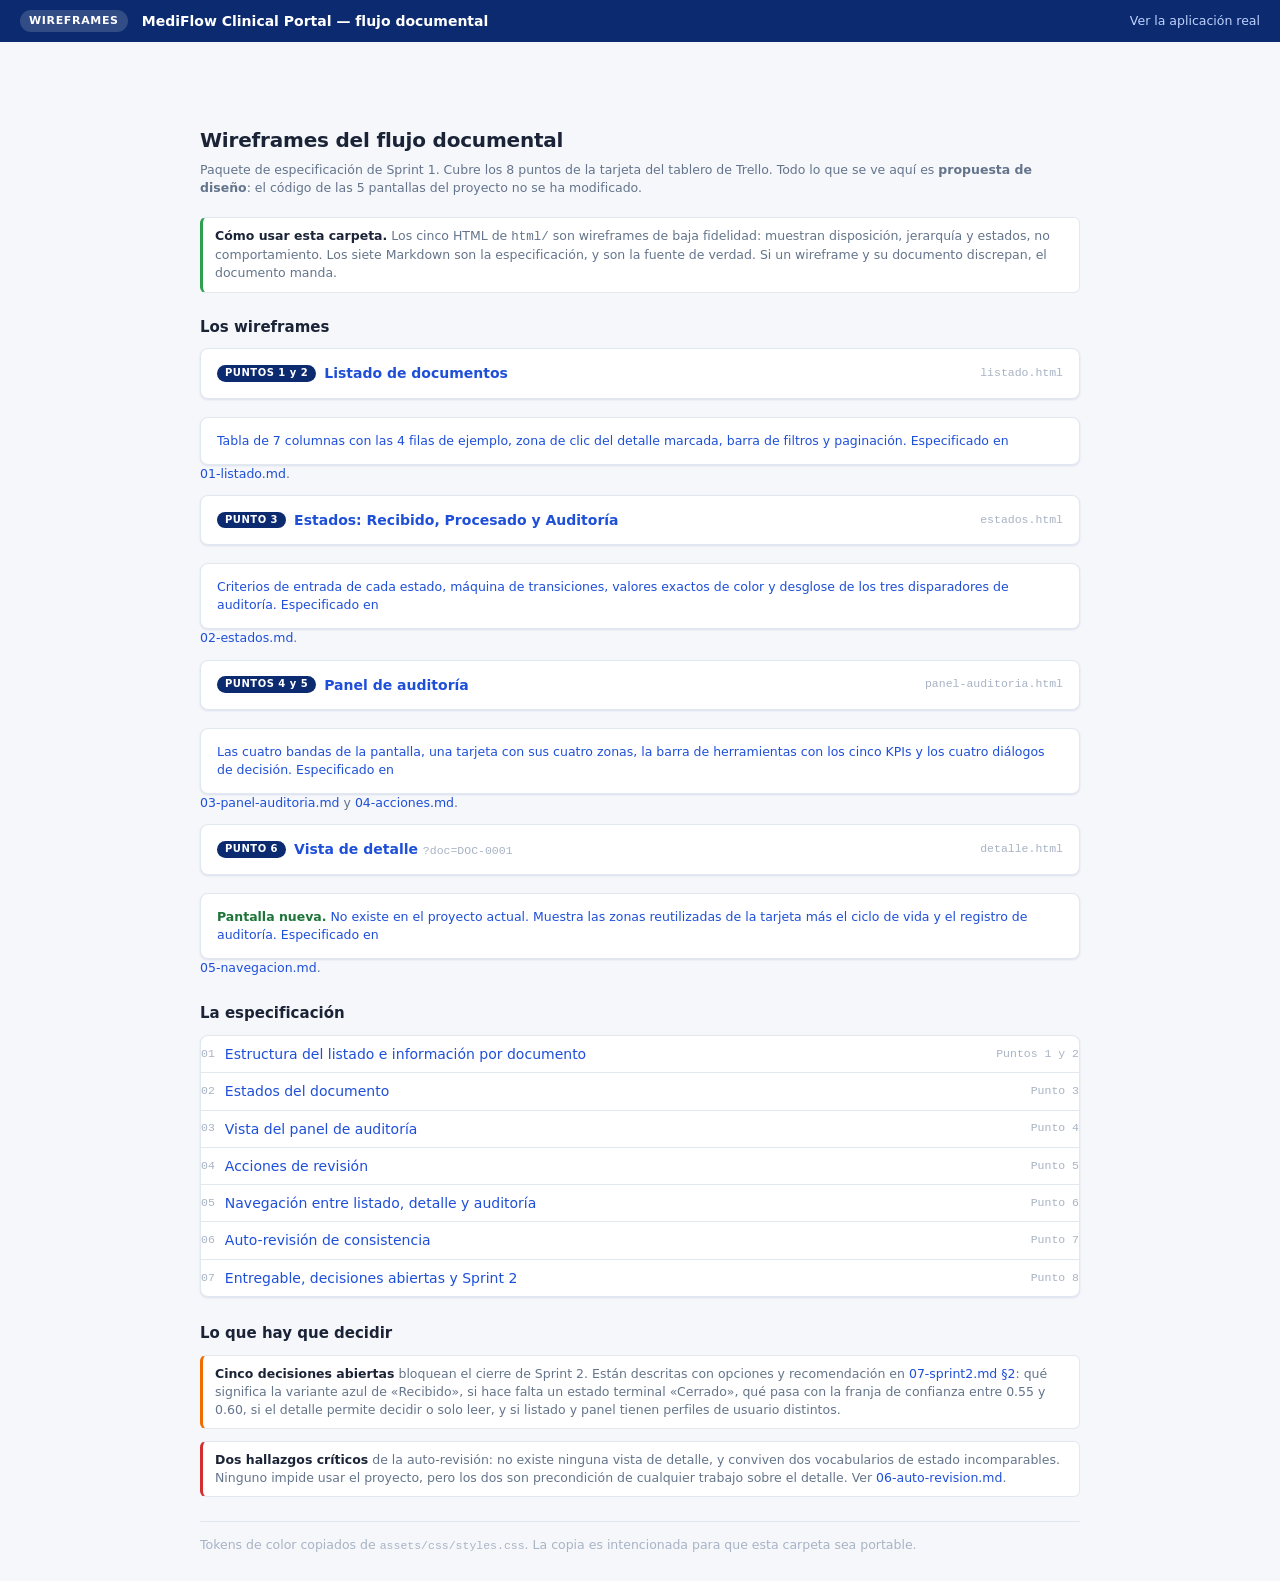
<file: docs/wireframes/html/index.html>
<!DOCTYPE html>
<html lang="es">
<head>
<meta charset="utf-8">
<meta name="viewport" content="width=device-width, initial-scale=1">
<title>Wireframes — MediFlow Clinical Portal</title>
<link rel="stylesheet" href="styles.css">
</head>
<body>

<div class="wf-docbar">
  <span class="wf-docbar__tag">Wireframes</span>
  <span class="wf-docbar__title">MediFlow Clinical Portal — flujo documental</span>
  <span class="wf-docbar__sep"></span>
  <a href="../../../historial/index.html">Ver la aplicación real</a>
</div>

<div class="wf" style="grid-template-columns:1fr;grid-template-areas:'header' 'main';min-height:0">
  <div class="wf__main" style="padding:28px 20px;max-width:920px;width:100%;margin:0 auto">

    <h1 class="wf-h1" style="margin-bottom:6px">Wireframes del flujo documental</h1>
    <p class="wf-sub" style="margin-bottom:20px">
      Paquete de especificación de Sprint 1. Cubre los 8 puntos de la tarjeta del tablero de Trello.
      Todo lo que se ve aquí es <strong>propuesta de diseño</strong>: el código de las 5 pantallas
      del proyecto no se ha modificado.
    </p>

    <div class="wf-note wf-note--nuevo">
      <div>
        <strong>Cómo usar esta carpeta.</strong>
        Los cinco HTML de <code>html/</code> son wireframes de baja fidelidad: muestran disposición,
        jerarquía y estados, no comportamiento. Los siete Markdown son la especificación, y son
        la fuente de verdad. Si un wireframe y su documento discrepan, el documento manda.
      </div>
    </div>

    <h2 class="wf-h2" style="margin:24px 0 10px">Los wireframes</h2>

    <div class="wf-stack">

      <a class="wf-card" href="listado.html" style="display:block;padding:14px 16px">
        <div class="wf-row">
          <span class="wf-region__n" style="position:static">PUNTOS 1 y 2</span>
          <strong>Listado de documentos</strong>
          <span class="wf-spacer"></span>
          <span class="wf-mono wf-dim">listado.html</span>
        </div>
        <p class="wf-sub" style="margin-top:6px">
          Tabla de 7 columnas con las 4 filas de ejemplo, zona de clic del detalle marcada,
          barra de filtros y paginación. Especificado en <a href="../01-listado.md">01-listado.md</a>.
        </p>
      </a>

      <a class="wf-card" href="estados.html" style="display:block;padding:14px 16px">
        <div class="wf-row">
          <span class="wf-region__n" style="position:static">PUNTO 3</span>
          <strong>Estados: Recibido, Procesado y Auditoría</strong>
          <span class="wf-spacer"></span>
          <span class="wf-mono wf-dim">estados.html</span>
        </div>
        <p class="wf-sub" style="margin-top:6px">
          Criterios de entrada de cada estado, máquina de transiciones, valores exactos de
          color y desglose de los tres disparadores de auditoría.
          Especificado en <a href="../02-estados.md">02-estados.md</a>.
        </p>
      </a>

      <a class="wf-card" href="panel-auditoria.html" style="display:block;padding:14px 16px">
        <div class="wf-row">
          <span class="wf-region__n" style="position:static">PUNTOS 4 y 5</span>
          <strong>Panel de auditoría</strong>
          <span class="wf-spacer"></span>
          <span class="wf-mono wf-dim">panel-auditoria.html</span>
        </div>
        <p class="wf-sub" style="margin-top:6px">
          Las cuatro bandas de la pantalla, una tarjeta con sus cuatro zonas, la barra de
          herramientas con los cinco KPIs y los cuatro diálogos de decisión.
          Especificado en <a href="../03-panel-auditoria.md">03-panel-auditoria.md</a> y
          <a href="../04-acciones.md">04-acciones.md</a>.
        </p>
      </a>

      <a class="wf-card" href="detalle.html" style="display:block;padding:14px 16px">
        <div class="wf-row">
          <span class="wf-region__n" style="position:static">PUNTO 6</span>
          <strong>Vista de detalle <span class="wf-mono wf-dim" style="font-weight:400">?doc=DOC-0001</span></strong>
          <span class="wf-spacer"></span>
          <span class="wf-mono wf-dim">detalle.html</span>
        </div>
        <p class="wf-sub" style="margin-top:6px">
          <strong style="color:var(--mts-verde-ink)">Pantalla nueva.</strong> No existe en el
          proyecto actual. Muestra las zonas reutilizadas de la tarjeta más el ciclo de vida
          y el registro de auditoría.
          Especificado en <a href="../05-navegacion.md">05-navegacion.md</a>.
        </p>
      </a>

    </div>

    <h2 class="wf-h2" style="margin:26px 0 10px">La especificación</h2>

    <div class="wf-card">
      <div class="wf-listitem">
        <span class="wf-mono wf-dim">01</span>
        <a href="../01-listado.md">Estructura del listado e información por documento</a>
        <span class="wf-spacer"></span><span class="wf-mono wf-dim">Puntos 1 y 2</span>
      </div>
      <div class="wf-listitem">
        <span class="wf-mono wf-dim">02</span>
        <a href="../02-estados.md">Estados del documento</a>
        <span class="wf-spacer"></span><span class="wf-mono wf-dim">Punto 3</span>
      </div>
      <div class="wf-listitem">
        <span class="wf-mono wf-dim">03</span>
        <a href="../03-panel-auditoria.md">Vista del panel de auditoría</a>
        <span class="wf-spacer"></span><span class="wf-mono wf-dim">Punto 4</span>
      </div>
      <div class="wf-listitem">
        <span class="wf-mono wf-dim">04</span>
        <a href="../04-acciones.md">Acciones de revisión</a>
        <span class="wf-spacer"></span><span class="wf-mono wf-dim">Punto 5</span>
      </div>
      <div class="wf-listitem">
        <span class="wf-mono wf-dim">05</span>
        <a href="../05-navegacion.md">Navegación entre listado, detalle y auditoría</a>
        <span class="wf-spacer"></span><span class="wf-mono wf-dim">Punto 6</span>
      </div>
      <div class="wf-listitem">
        <span class="wf-mono wf-dim">06</span>
        <a href="../06-auto-revision.md">Auto-revisión de consistencia</a>
        <span class="wf-spacer"></span><span class="wf-mono wf-dim">Punto 7</span>
      </div>
      <div class="wf-listitem">
        <span class="wf-mono wf-dim">07</span>
        <a href="../07-sprint2.md">Entregable, decisiones abiertas y Sprint 2</a>
        <span class="wf-spacer"></span><span class="wf-mono wf-dim">Punto 8</span>
      </div>
    </div>

    <h2 class="wf-h2" style="margin:26px 0 10px">Lo que hay que decidir</h2>

    <div class="wf-note wf-note--decidir">
      <div>
        <strong>Cinco decisiones abiertas</strong> bloquean el cierre de Sprint 2. Están
        descritas con opciones y recomendación en
        <a href="../07-sprint2.md">07-sprint2.md §2</a>: qué significa la variante azul de
        «Recibido», si hace falta un estado terminal «Cerrado», qué pasa con la franja de
        confianza entre 0.55 y 0.60, si el detalle permite decidir o solo leer, y si listado
        y panel tienen perfiles de usuario distintos.
      </div>
    </div>

    <div class="wf-note wf-note--hueco">
      <div>
        <strong>Dos hallazgos críticos</strong> de la auto-revisión: no existe ninguna vista de
        detalle, y conviven dos vocabularios de estado incomparables. Ninguno impide usar el
        proyecto, pero los dos son precondición de cualquier trabajo sobre el detalle.
        Ver <a href="../06-auto-revision.md">06-auto-revision.md</a>.
      </div>
    </div>

    <p class="wf-sub wf-dim" style="margin-top:24px;padding-top:14px;border-top:1px solid var(--border)">
      Tokens de color copiados de <span class="wf-mono">assets/css/styles.css</span>.
      La copia es intencionada para que esta carpeta sea portable.
    </p>

  </div>
</div>

</body>
</html>
</file>
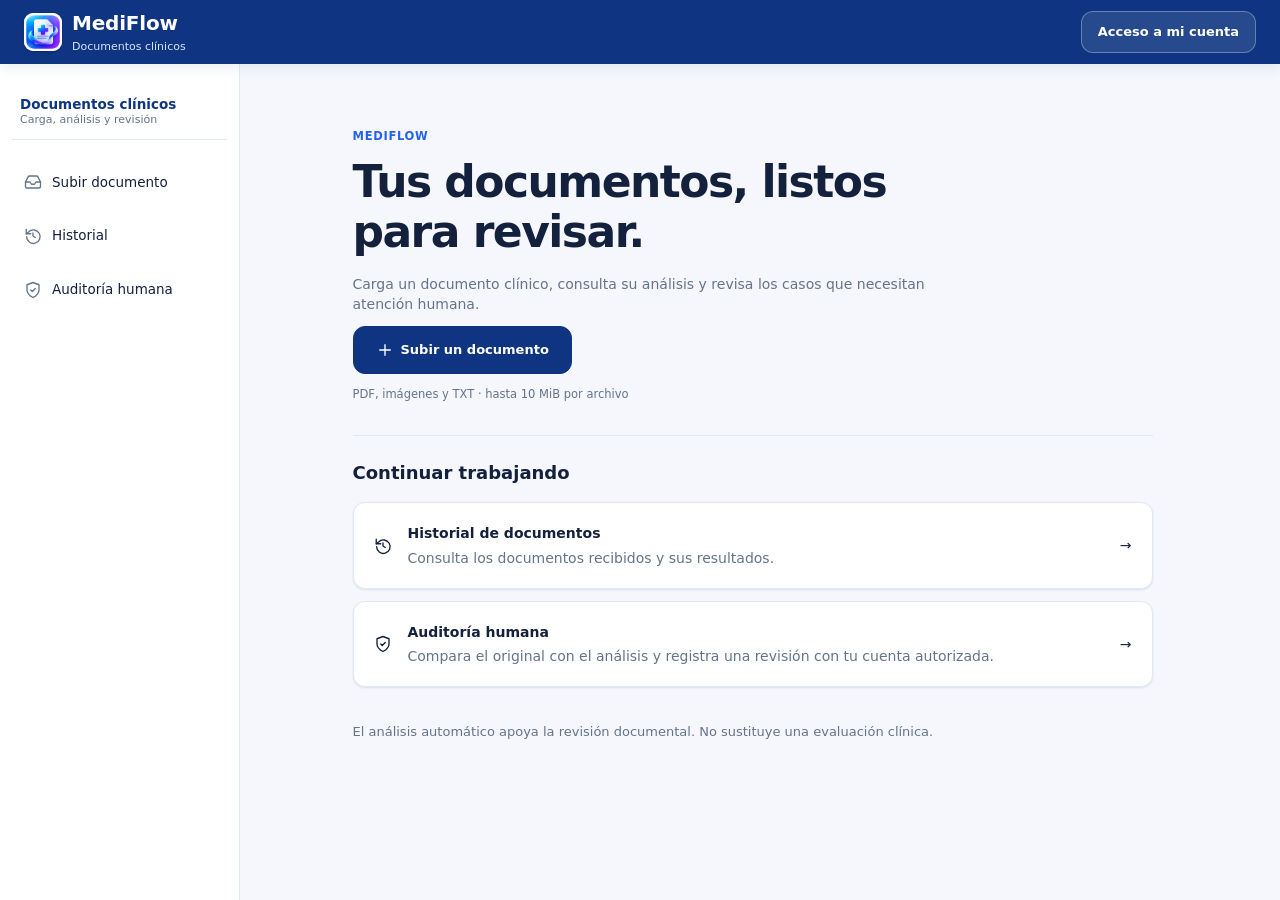
<file: mediflow/frontend_web/src/index.html>
<!DOCTYPE html>
<html lang="es"><head><meta charset="UTF-8"><meta name="viewport" content="width=device-width, initial-scale=1"><title>Inicio · MediFlow</title><meta name="description" content="Carga, análisis y revisión de documentos clínicos."><link rel="icon" type="image/png" href="assets/img/favicon.png"><link rel="stylesheet" href="assets/css/styles.css?v=pitch-1"></head>
<body data-screen="inicio"><svg class="visually-hidden" aria-hidden="true" focusable="false" xmlns="http://www.w3.org/2000/svg">
<defs>
  <symbol id="i-cross" viewBox="0 0 24 24"><path d="M10 2h4a2 2 0 0 1 2 2v4h4a2 2 0 0 1 2 2v4a2 2 0 0 1-2 2h-4v4a2 2 0 0 1-2 2h-4a2 2 0 0 1-2-2v-4H4a2 2 0 0 1-2-2v-4a2 2 0 0 1 2-2h4V4a2 2 0 0 1 2-2z"/></symbol>
  <symbol id="i-search" viewBox="0 0 24 24"><circle cx="11" cy="11" r="7"/><path d="M20 20l-3.5-3.5"/></symbol>
  <symbol id="i-bell" viewBox="0 0 24 24"><path d="M18 8a6 6 0 1 0-12 0c0 7-3 8-3 8h18s-3-1-3-8"/><path d="M13.7 21a2 2 0 0 1-3.4 0"/></symbol>
  <symbol id="i-signal" viewBox="0 0 24 24"><path d="M12 20v-7"/><path d="M8.5 16.5a5 5 0 0 1 7 0"/><path d="M5.5 13.5a9 9 0 0 1 13 0"/><circle cx="12" cy="7" r="2"/></symbol>
  <symbol id="i-help" viewBox="0 0 24 24"><circle cx="12" cy="12" r="9"/><path d="M9.2 9.2a2.9 2.9 0 0 1 5.6 1c0 1.9-2.8 2.3-2.8 4"/><path d="M12 17.5h.01"/></symbol>
  <symbol id="i-alert" viewBox="0 0 24 24"><path d="M10.3 3.9 1.8 18a2 2 0 0 0 1.7 3h17a2 2 0 0 0 1.7-3L13.7 3.9a2 2 0 0 0-3.4 0z"/><path d="M12 9v4"/><path d="M12 17h.01"/></symbol>
  <symbol id="i-plus" viewBox="0 0 24 24"><path d="M12 5v14M5 12h14"/></symbol>
  <symbol id="i-inbox" viewBox="0 0 24 24"><path d="M22 12h-6l-2 3h-4l-2-3H2"/><path d="M5.5 5.1 2 12v6a2 2 0 0 0 2 2h16a2 2 0 0 0 2-2v-6l-3.5-6.9A2 2 0 0 0 16.7 4H7.3a2 2 0 0 0-1.8 1.1z"/></symbol>
  <symbol id="i-file-check" viewBox="0 0 24 24"><path d="M14 2H6a2 2 0 0 0-2 2v16a2 2 0 0 0 2 2h12a2 2 0 0 0 2-2V8z"/><path d="M14 2v6h6"/><path d="M9 15l2 2 4-4"/></symbol>
  <symbol id="i-layers" viewBox="0 0 24 24"><path d="m12 2 9 5-9 5-9-5 9-5z"/><path d="m3 12 9 5 9-5"/><path d="m3 17 9 5 9-5"/></symbol>
  <symbol id="i-shield" viewBox="0 0 24 24"><path d="M12 22s8-4 8-10V5l-8-3-8 3v7c0 6 8 10 8 10z"/><path d="M9 12l2 2 4-4"/></symbol>
  <symbol id="i-history" viewBox="0 0 24 24"><path d="M3 3v6h6"/><path d="M3.5 13a9 9 0 1 0 2.6-6.4L3 9"/><path d="M12 8v4l3 2"/></symbol>
  <symbol id="i-settings" viewBox="0 0 24 24"><circle cx="12" cy="12" r="3"/><path d="M19.4 15a1.6 1.6 0 0 0 .3 1.8l.1.1a2 2 0 1 1-2.8 2.8l-.1-.1a1.6 1.6 0 0 0-1.8-.3 1.6 1.6 0 0 0-1 1.5V21a2 2 0 1 1-4 0v-.1A1.6 1.6 0 0 0 9 19.4a1.6 1.6 0 0 0-1.8.3l-.1.1a2 2 0 1 1-2.8-2.8l.1-.1a1.6 1.6 0 0 0 .3-1.8 1.6 1.6 0 0 0-1.5-1H3a2 2 0 1 1 0-4h.1A1.6 1.6 0 0 0 4.6 9a1.6 1.6 0 0 0-.3-1.8l-.1-.1a2 2 0 1 1 2.8-2.8l.1.1a1.6 1.6 0 0 0 1.8.3H9a1.6 1.6 0 0 0 1-1.5V3a2 2 0 1 1 4 0v.1a1.6 1.6 0 0 0 1 1.5 1.6 1.6 0 0 0 1.8-.3l.1-.1a2 2 0 1 1 2.8 2.8l-.1.1a1.6 1.6 0 0 0-.3 1.8V9a1.6 1.6 0 0 0 1.5 1H21a2 2 0 1 1 0 4h-.1a1.6 1.6 0 0 0-1.5 1z"/></symbol>
  <symbol id="i-support" viewBox="0 0 24 24"><circle cx="12" cy="12" r="9"/><circle cx="12" cy="12" r="3.5"/><path d="m5.6 5.6 4.2 4.2M18.4 5.6l-4.2 4.2M5.6 18.4l4.2-4.2M18.4 18.4l-4.2-4.2"/></symbol>
  <symbol id="i-check" viewBox="0 0 24 24"><path d="M20 6 9 17l-5-5"/></symbol>
  <symbol id="i-x" viewBox="0 0 24 24"><path d="M18 6 6 18M6 6l12 12"/></symbol>
  <symbol id="i-user" viewBox="0 0 24 24"><circle cx="12" cy="8" r="4"/><path d="M4 21a8 8 0 0 1 16 0"/></symbol>
  <symbol id="i-chevron" viewBox="0 0 24 24"><path d="m9 6 6 6-6 6"/></symbol>
  <symbol id="i-calendar" viewBox="0 0 24 24"><rect x="3" y="5" width="18" height="16" rx="2"/><path d="M8 3v4M16 3v4M3 11h18"/></symbol>
  <symbol id="i-activity" viewBox="0 0 24 24"><path d="M22 12h-4l-3 9L9 3l-3 9H2"/></symbol>
  <symbol id="i-stethoscope" viewBox="0 0 24 24"><path d="M5 3v6a4 4 0 0 0 8 0V3"/><path d="M3 3h4M11 3h4"/><path d="M9 13v3a5 5 0 0 0 10 0v-1"/><circle cx="19" cy="12" r="2"/></symbol>
  <symbol id="i-heart" viewBox="0 0 24 24"><path d="M20.8 5.6a5 5 0 0 0-7.1 0L12 7.3l-1.7-1.7a5 5 0 1 0-7.1 7.1L12 21.5l8.8-8.8a5 5 0 0 0 0-7.1z"/></symbol>
  <symbol id="i-print" viewBox="0 0 24 24"><path d="M6 9V3h12v6"/><rect x="3" y="9" width="18" height="8" rx="2"/><path d="M6 15h12v6H6z"/></symbol>
  <symbol id="i-menu" viewBox="0 0 24 24"><path d="M3 6h18M3 12h18M3 18h18"/></symbol>
  <symbol id="i-logout" viewBox="0 0 24 24"><path d="M9 21H5a2 2 0 0 1-2-2V5a2 2 0 0 1 2-2h4"/><path d="M16 17l5-5-5-5M21 12H9"/></symbol>
  <symbol id="i-clipboard" viewBox="0 0 24 24"><rect x="8" y="2" width="8" height="4" rx="1"/><path d="M16 4h2a2 2 0 0 1 2 2v14a2 2 0 0 1-2 2H6a2 2 0 0 1-2-2V6a2 2 0 0 1 2-2h2"/><path d="M9 12h6M9 16h4"/></symbol>
  <symbol id="i-refresh" viewBox="0 0 24 24"><path d="M20 11a8 8 0 1 0-.6 4"/><path d="M20 4v7h-7"/></symbol>
  <symbol id="i-user-plus" viewBox="0 0 24 24"><circle cx="9" cy="8" r="4"/><path d="M2 21a7 7 0 0 1 11-5.7"/><path d="M19 8v6M22 11h-6"/></symbol>
</defs>
</svg><div class="app"><header class="topbar"><a class="topbar__brand portal-brand" href="index.html" aria-label="MediFlow, inicio"><span class="brand__mark" aria-hidden="true"><img src="assets/img/mediflow-icon.png" width="36" height="36" alt="" style="display:block;width:100%;height:100%;object-fit:contain"></span><span class="brand__text"><span class="brand__name">MediFlow</span><span class="conn">Documentos clínicos</span></span></a><a class="btn portal-access" href="login/index.html">Acceso a mi cuenta</a></header><aside class="sidebar"><div class="side__unit"><span class="side__unit-text"><span class="side__unit-name">Documentos clínicos</span><span class="side__unit-sub">Carga, análisis y revisión</span></span></div><nav class="side__nav" aria-label="Navegación principal"><a class="nav__item" data-nav="ingesta" href="ingesta/index.html" title="Subir documento"><svg class="icon" aria-hidden="true"><use href="#i-inbox"></use></svg><span class="nav__label">Subir documento</span></a>
<a class="nav__item" data-nav="historial" href="historial/index.html" title="Historial"><svg class="icon" aria-hidden="true"><use href="#i-history"></use></svg><span class="nav__label">Historial</span></a>
<a class="nav__item" data-nav="auditoria" href="auditoria/index.html" title="Auditoría humana"><svg class="icon" aria-hidden="true"><use href="#i-shield"></use></svg><span class="nav__label">Auditoría humana</span></a></nav></aside><main class="main home-main" id="main">
<!-- Agregado por Edil: inicio con accesos funcionales, sin métricas de ejemplo. -->
<section class="home-intro" aria-labelledby="homeTitle"><p class="page-head__eyebrow">MediFlow</p><h1 id="homeTitle">Tus documentos, listos para revisar.</h1><p>Carga un documento clínico, consulta su análisis y revisa los casos que necesitan atención humana.</p><a class="btn btn--primary" href="ingesta/index.html"><svg class="icon" aria-hidden="true"><use href="#i-plus"></use></svg>Subir un documento</a><p class="hint">PDF, imágenes y TXT · hasta 10 MiB por archivo</p></section>
<section class="home-workspace" aria-labelledby="workspaceTitle"><h2 id="workspaceTitle">Continuar trabajando</h2><a class="home-link" href="historial/index.html"><svg class="icon" aria-hidden="true"><use href="#i-history"></use></svg><span><strong>Historial de documentos</strong><span>Consulta los documentos recibidos y sus resultados.</span></span><span aria-hidden="true">→</span></a><a class="home-link" href="auditoria/index.html"><svg class="icon" aria-hidden="true"><use href="#i-shield"></use></svg><span><strong>Auditoría humana</strong><span>Compara el original con el análisis y registra una revisión con tu cuenta autorizada.</span></span><span aria-hidden="true">→</span></a></section>
<p class="home-note">El análisis automático apoya la revisión documental. No sustituye una evaluación clínica.</p>
</main></div></body></html>
</file>
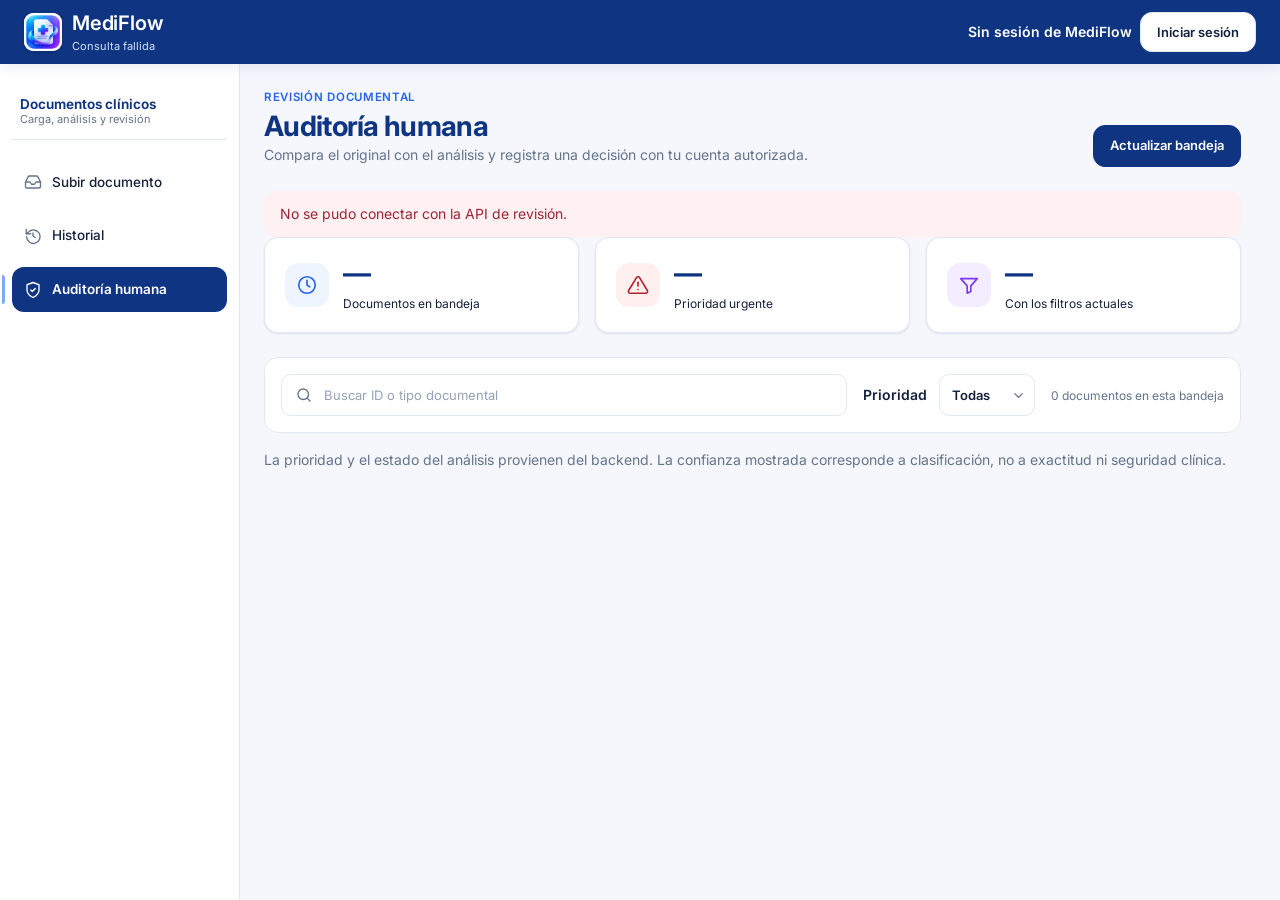
<file: mediflow/frontend_web/src/auditoria/index.html>
<!DOCTYPE html>
<html lang="es">
<head>
<meta charset="UTF-8">
<meta name="viewport" content="width=device-width, initial-scale=1">
<title>Auditoría humana · MediFlow</title>
<link rel="icon" type="image/png" sizes="64x64" href="../assets/img/favicon.png">
<meta name="description" content="Bandeja de documentos de MediFlow pendientes de revisión humana. Consulta del análisis original mediante la API.">
<link rel="preconnect" href="https://fonts.googleapis.com">
<link rel="preconnect" href="https://fonts.gstatic.com" crossorigin>
<link href="https://fonts.googleapis.com/css2?family=Inter:wght@400;500;600;700&display=swap" rel="stylesheet">
<link rel="stylesheet" href="../assets/css/styles.css?v=pitch-1">
<!-- Agregado por Edil: renovar la caché del CSS del cierre S4. -->
<link rel="stylesheet" href="styles.css?v=pitch-documental-1">
</head>

<body data-screen="auditoria">

<!-- Sprite de iconos -->
<svg class="visually-hidden" aria-hidden="true" focusable="false" xmlns="http://www.w3.org/2000/svg">
<defs>
  <symbol id="i-cross" viewBox="0 0 24 24"><path d="M10 2h4a2 2 0 0 1 2 2v4h4a2 2 0 0 1 2 2v4a2 2 0 0 1-2 2h-4v4a2 2 0 0 1-2 2h-4a2 2 0 0 1-2-2v-4H4a2 2 0 0 1-2-2v-4a2 2 0 0 1 2-2h4V4a2 2 0 0 1 2-2z"/></symbol>
  <symbol id="i-search" viewBox="0 0 24 24"><circle cx="11" cy="11" r="7"/><path d="M20 20l-3.5-3.5"/></symbol>
  <symbol id="i-bell" viewBox="0 0 24 24"><path d="M18 8a6 6 0 1 0-12 0c0 7-3 8-3 8h18s-3-1-3-8"/><path d="M13.7 21a2 2 0 0 1-3.4 0"/></symbol>
  <symbol id="i-signal" viewBox="0 0 24 24"><path d="M12 20v-7"/><path d="M8.5 16.5a5 5 0 0 1 7 0"/><path d="M5.5 13.5a9 9 0 0 1 13 0"/><circle cx="12" cy="7" r="2"/></symbol>
  <symbol id="i-help" viewBox="0 0 24 24"><circle cx="12" cy="12" r="9"/><path d="M9.2 9.2a2.9 2.9 0 1 1 5.6 1c0 1.9-2.8 2.3-2.8 4"/><path d="M12 17.5h.01"/></symbol>
  <symbol id="i-alert" viewBox="0 0 24 24"><path d="M10.3 3.9 1.8 18a2 2 0 0 0 1.7 3h17a2 2 0 0 0 1.7-3L13.7 3.9a2 2 0 0 0-3.4 0z"/><path d="M12 9v4"/><path d="M12 17h.01"/></symbol>
  <symbol id="i-plus" viewBox="0 0 24 24"><path d="M12 5v14M5 12h14"/></symbol>
  <symbol id="i-inbox" viewBox="0 0 24 24"><path d="M22 12h-6l-2 3h-4l-2-3H2"/><path d="M5.5 5.1 2 12v6a2 2 0 0 0 2 2h16a2 2 0 0 0 2-2v-6l-3.5-6.9A2 2 0 0 0 16.7 4H7.3a2 2 0 0 0-1.8 1.1z"/></symbol>
  <symbol id="i-file-check" viewBox="0 0 24 24"><path d="M14 2H6a2 2 0 0 0-2 2v16a2 2 0 0 0 2 2h12a2 2 0 0 0 2-2V8z"/><path d="M14 2v6h6"/><path d="m9 15 2 2 4-4"/></symbol>
  <symbol id="i-layers" viewBox="0 0 24 24"><path d="m12 2 9 5-9 5-9-5 9-5z"/><path d="m3 12 9 5 9-5"/><path d="m3 17 9 5 9-5"/></symbol>
  <symbol id="i-shield" viewBox="0 0 24 24"><path d="M12 22s8-4 8-10V5l-8-3-8 3v7c0 6 8 10 8 10z"/><path d="m9 12 2 2 4-4"/></symbol>
  <symbol id="i-history" viewBox="0 0 24 24"><path d="M3 3v6h6"/><path d="M3.5 13a9 9 0 1 0 2.6-6.4L3 9"/><path d="M12 8v4l3 2"/></symbol>
  <symbol id="i-settings" viewBox="0 0 24 24"><circle cx="12" cy="12" r="3"/><path d="M19.4 15a1.6 1.6 0 0 0 .3 1.8l.1.1a2 2 0 1 1-2.8 2.8l-.1-.1a1.6 1.6 0 0 0-1.8-.3 1.6 1.6 0 0 0-1 1.5V21a2 2 0 0 1-4 0v-.1A1.6 1.6 0 0 0 9 19.4a1.6 1.6 0 0 0-1.8.3l-.1.1a2 2 0 1 1-2.8 2.8l.1-.1a1.6 1.6 0 0 0 .3-1.8 1.6 1.6 0 0 0-1.5-1H3a2 2 0 0 1 0-4h.1A1.6 1.6 0 0 0 4.6 9a1.6 1.6 0 0 0-.3-1.8l-.1-.1a2 2 0 1 1 2.8-2.8l.1.1a1.6 1.6 0 0 0 1.8.3H9a1.6 1.6 0 0 0 1-1.5V3a2 2 0 0 1 4 0v.1a1.6 1.6 0 0 0 1 1.5 1.6 1.6 0 0 0 1.8-.3l.1-.1a2 2 0 1 1 2.8 2.8l-.1.1a1.6 1.6 0 0 0-.3 1.8V9a1.6 1.6 0 0 0 1.5 1H21a2 2 0 0 1 0 4h-.1a1.6 1.6 0 0 0-1.5 1z"/></symbol>
  <symbol id="i-support" viewBox="0 0 24 24"><circle cx="12" cy="12" r="9"/><circle cx="12" cy="12" r="3.5"/><path d="m5.6 5.6 4.2 4.2M18.4 5.6l-4.2 4.2M5.6 18.4l4.2-4.2M18.4 18.4l-4.2-4.2"/></symbol>
  <symbol id="i-check" viewBox="0 0 24 24"><path d="M20 6 9 17l-5-5"/></symbol>
  <symbol id="i-x" viewBox="0 0 24 24"><path d="M18 6 6 18M6 6l12 12"/></symbol>
  <symbol id="i-user" viewBox="0 0 24 24"><circle cx="12" cy="8" r="4"/><path d="M4 21a8 8 0 0 1 16 0"/></symbol>
  <symbol id="i-chevron" viewBox="0 0 24 24"><path d="m9 6 6 6-6 6"/></symbol>
  <symbol id="i-calendar" viewBox="0 0 24 24"><rect x="3" y="5" width="18" height="16" rx="2"/><path d="M8 3v4M16 3v4M3 11h18"/></symbol>
  <symbol id="i-activity" viewBox="0 0 24 24"><path d="M22 12h-4l-3 9L9 3l-3 9H2"/></symbol>
  <symbol id="i-stethoscope" viewBox="0 0 24 24"><path d="M5 3v6a4 4 0 0 0 8 0V3"/><path d="M3 3h4M11 3h4"/><path d="M9 13v3a5 5 0 0 0 10 0v-1"/><circle cx="19" cy="12" r="2"/></symbol>
  <symbol id="i-heart" viewBox="0 0 24 24"><path d="M20.8 5.6a5 5 0 0 0-7.1 0L12 7.3l-1.7-1.7a5 5 0 1 0-7.1 7.1L12 21.5l8.8-8.8a5 5 0 0 0 0-7.1z"/></symbol>
  <symbol id="i-menu" viewBox="0 0 24 24"><path d="M3 6h18M3 12h18M3 18h18"/></symbol>
  <symbol id="i-logout" viewBox="0 0 24 24"><path d="M9 21H5a2 2 0 0 1-2-2V5a2 2 0 0 1 2-2h4"/><path d="m16 17 5-5-5-5M21 12H9"/></symbol>
  <symbol id="i-clipboard" viewBox="0 0 24 24"><rect x="8" y="2" width="8" height="4" rx="1"/><path d="M16 4h2a2 2 0 0 1 2 2v14a2 2 0 0 1-2 2H6a2 2 0 0 1-2-2V6a2 2 0 0 1 2-2h2"/><path d="M9 12h6M9 16h4"/></symbol>
  <symbol id="i-refresh" viewBox="0 0 24 24"><path d="M20 11a8 8 0 1 0-.6 4"/><path d="M20 4v7h-7"/></symbol>
  <symbol id="i-clock" viewBox="0 0 24 24"><circle cx="12" cy="12" r="9"/><path d="M12 7v5l3 2"/></symbol>
  <symbol id="i-filter" viewBox="0 0 24 24"><path d="M3 5h18l-7 8v6l-4 2v-8z"/></symbol>
  <symbol id="i-download" viewBox="0 0 24 24"><path d="M21 15v4a2 2 0 0 1-2 2H5a2 2 0 0 1-2-2v-4"/><path d="m7 10 5 5 5-5"/><path d="M12 15V3"/></symbol>
  <symbol id="i-lock" viewBox="0 0 24 24"><rect x="4" y="10" width="16" height="11" rx="2"/><path d="M8 10V7a4 4 0 0 1 8 0v3"/></symbol>
  <symbol id="i-eye" viewBox="0 0 24 24"><path d="M2 12s3.6-7 10-7 10 7 10 7-3.6 7-10 7-10-7-10-7z"/><circle cx="12" cy="12" r="3"/></symbol>
  <symbol id="i-pencil" viewBox="0 0 24 24"><path d="M12 20h9"/><path d="M16.5 3.5a2.1 2.1 0 0 1 3 3L7 19l-4 1 1-4z"/></symbol>
  <symbol id="i-zap" viewBox="0 0 24 24"><path d="M13 2 4 14h7l-1 8 9-12h-7z"/></symbol>
  <symbol id="i-shield-search" viewBox="0 0 24 24"><path d="M12 22s8-4 8-10V5l-8-3-8 3v7c0 6 8 10 8 10z"/><circle cx="11" cy="11" r="2.6"/><path d="m16.5 16.5 2.6 2.6"/></symbol>
  <symbol id="i-scale" viewBox="0 0 24 24"><path d="M12 3v18M7 21h10"/><path d="M12 6 4 9l3 5a3.5 3.5 0 0 0 6 0l-3-5zM12 6l8 3-3 5a3.5 3.5 0 0 1-6 0l1-8z"/></symbol>
  <symbol id="i-arrow-right" viewBox="0 0 24 24"><path d="M4 12h16"/><path d="m14 6 6 6-6 6"/></symbol>
  <symbol id="i-gauge" viewBox="0 0 24 24"><path d="M3 18a9 9 0 1 1 18 0"/><path d="m12 14 4-4"/><circle cx="12" cy="14" r="1.6"/></symbol>
  <symbol id="i-sliders" viewBox="0 0 24 24"><path d="M4 6h10M18 6h2M4 12h4M12 12h8M4 18h12M20 18h0"/><circle cx="16" cy="6" r="2"/><circle cx="10" cy="12" r="2"/><circle cx="18" cy="18" r="2"/></symbol>
  <symbol id="i-save" viewBox="0 0 24 24"><path d="M19 21H5a2 2 0 0 1-2-2V5a2 2 0 0 1 2-2h11l5 5v11a2 2 0 0 1-2 2z"/><path d="M8 3v6h8M8 21v-6h8v6"/></symbol>
  <symbol id="i-compare" viewBox="0 0 24 24"><path d="M9 3H5a2 2 0 0 0-2 2v14a2 2 0 0 0 2 2h4"/><path d="M15 3h4a2 2 0 0 1 2 2v14a2 2 0 0 1-2 2h-4"/><path d="M12 2v20"/></symbol>
</defs>
</svg>

<div class="app">

  <!-- ================= HEADER ================= -->
  <!-- Agregado por Edil: sin identidad, firma o conexión HIS simuladas. -->
  <header class="topbar">
    <a class="topbar__brand portal-brand" href="../index.html" aria-label="MediFlow, inicio"><span class="brand__mark" aria-hidden="true"><img src="../assets/img/mediflow-icon.png" width="36" height="36" alt="" style="display:block;width:100%;height:100%;object-fit:contain"></span><span class="brand__text"><span class="brand__name">MediFlow</span><span class="conn" id="auditConnection" role="status">Preparando consulta</span></span></a>
    <div class="audit-session" aria-label="Sesión de MediFlow">
      <span class="audit-header-note" id="authSessionUser">Sin sesión de MediFlow</span>
      <a class="btn" id="authLoginLink" href="../login/index.html">Iniciar sesión</a>
      <button class="btn" id="authLogout" type="button" hidden>Cerrar sesión</button>
      <span id="authSessionStatus" class="sr-only" role="status" aria-live="polite"></span>
    </div>
  </header>

  <!-- ================= SIDEBAR ================= -->
  <!-- Agregado por Edil: navegación limitada a los flujos disponibles. -->
<aside class="sidebar"><div class="side__unit"><span class="side__unit-text"><span class="side__unit-name">Documentos clínicos</span><span class="side__unit-sub">Carga, análisis y revisión</span></span></div><nav class="side__nav" aria-label="Navegación principal"><a class="nav__item" data-nav="ingesta" href="../ingesta/index.html" title="Subir documento"><svg class="icon" aria-hidden="true"><use href="#i-inbox"></use></svg><span class="nav__label">Subir documento</span></a>
<a class="nav__item" data-nav="historial" href="../historial/index.html" title="Historial"><svg class="icon" aria-hidden="true"><use href="#i-history"></use></svg><span class="nav__label">Historial</span></a>
<a class="nav__item is-active" data-nav="auditoria" href="../auditoria/index.html" title="Auditoría humana" aria-current="page"><svg class="icon" aria-hidden="true"><use href="#i-shield"></use></svg><span class="nav__label">Auditoría humana</span></a></nav></aside>

  <!-- ================= MAIN ================= -->
  <!-- Agregado por Edil: bandeja conectada; la maqueta original queda inerte. -->
  <main class="main" id="main">
    <div class="page-head"><div class="page-head__text"><p class="page-head__eyebrow">Revisión documental</p><h1>Auditoría humana</h1><p class="audit-muted" id="auditContract">Preparando conexión de lectura…</p></div><button type="button" class="btn btn--primary" id="refreshAudit">Actualizar bandeja</button></div>
    <p id="auditLoadStatus" class="audit-notice" role="status" aria-live="polite">Preparando consulta…</p>
    <!-- Agregado por Edil: los indicadores solo resumen la bandeja recibida; no simulan revisiones. -->
    <section class="metric-grid metric-grid--3 audit-metrics" aria-label="Resumen de la bandeja recibida">
      <article class="metric-card"><span class="metric-icon" aria-hidden="true"><svg class="icon"><use href="#i-clock"></use></svg></span><div><strong class="metric-value" id="navAuditTotal">—</strong><span class="metric-label">Documentos en bandeja</span></div></article>
      <article class="metric-card metric-card--urgent"><span class="metric-icon" aria-hidden="true"><svg class="icon"><use href="#i-alert"></use></svg></span><div><strong class="metric-value" id="auditUrgentCount">—</strong><span class="metric-label">Prioridad urgente</span></div></article>
      <article class="metric-card metric-card--violet"><span class="metric-icon" aria-hidden="true"><svg class="icon"><use href="#i-filter"></use></svg></span><div><strong class="metric-value" id="auditFilteredCount">—</strong><span class="metric-label">Con los filtros actuales</span></div></article>
    </section>
    <div class="audit-toolbar"><div class="audit-search"><label class="sr-only" for="q">Buscar por ID o tipo documental</label><svg class="icon" aria-hidden="true"><use href="#i-search"></use></svg><input id="q" class="input" type="search" autocomplete="off" placeholder="Buscar ID o tipo documental"></div><label class="audit-filter" for="auditPriority">Prioridad<select class="select" id="auditPriority"><option value="all">Todas</option><option value="Urgente">Urgente</option><option value="Rutina">Rutina</option></select></label><span id="auditCount" class="audit-muted"></span></div>
    <div class="audit-list" id="auditList" aria-busy="true"></div><section class="empty-state audit-empty" id="auditEmpty" hidden><span class="empty-state__icon" aria-hidden="true"><svg class="icon icon--lg"><use href="#i-shield"></use></svg></span><h2>Sin documentos para mostrar</h2><p id="auditEmptyMessage"></p></section>
    <p class="audit-muted">La prioridad y el estado del análisis provienen del backend. La confianza mostrada corresponde a clasificación, no a exactitud ni seguridad clínica.</p>
    <noscript><p class="audit-notice">Activa JavaScript para consultar la bandeja. No se cargan datos de demostración.</p></noscript>
  </main>
  <template id="auditLegacyMain">
  <!-- Agregado por Edil: referencia original inerte, sin montar ni ejecutar. -->
  <main class="main" id="main">

    <!-- ---------- 1. BANNER DE ALERTA ---------- -->
    <section class="alert-banner" id="alertBanner" aria-labelledby="alertTitulo">
      <div class="alert-banner__main">
        <span class="alert-banner__icon" aria-hidden="true"><svg class="icon icon--lg"><use href="#i-shield-search"></use></svg></span>
        <div class="alert-banner__text">
          <div class="alert-banner__titleline">
            <h1 class="alert-banner__title" id="alertTitulo">Revisión Algorítmica Requerida</h1>
            <span class="badge badge--rojo alert-banner__badge" id="alertBadge">
              <svg class="icon icon--sm" aria-hidden="true"><use href="#i-gauge"></use></svg>NIVEL DE CONFIANZA BAJO
            </span>
          </div>
          <p class="alert-banner__p" id="alertParrafo">
            <span id="alertTotal">5</span> documentos clínicos críticos han sido pausados por el modelo de inferencia diagnóstica MTS-AI.
            Requieren validación y firma facultativa presencial antes de su derivación a las colas definitivas del Servicio de Urgencias.
          </p>
        </div>
      </div>
      <div class="alert-banner__kpis" id="alertKpis"></div>
    </section>

    <!-- ---------- 2. BARRA DE HERRAMIENTAS ---------- -->
    <div class="audit-toolbar">
      <div class="filters" id="tabsFiltro" role="group" aria-label="Filtrar documentos por estado de auditoría"></div>

      <div class="audit-toolbar__right">
        <span class="protocol" title="Protocolo de inferencia diagnóstica aplicado a este lote de documentos">
          <svg class="icon icon--sm" aria-hidden="true"><use href="#i-sliders"></use></svg>
          <span class="nowrap">Protocolo: MTS v5.2</span>
        </span>
        <button type="button" class="btn" id="btnReanalizar">
          <svg class="icon icon--sm" aria-hidden="true"><use href="#i-refresh"></use></svg>
          <span class="btn__label">Reanalizar Lote</span>
        </button>
        <button type="button" class="btn btn--primary" id="btnRapida"
                title="Aprueba en lote los documentos con confianza alta y nivel distinto de Rojo">
          <svg class="icon icon--sm" aria-hidden="true"><use href="#i-zap"></use></svg>
          <span class="btn__label">Aprobación Rápida Asistida</span>
        </button>
      </div>
    </div>

    <!-- ---------- 3. TARJETAS DE AUDITORÍA ---------- -->
    <div class="audit-list" id="listaDocs" aria-live="polite"></div>

    <div class="empty" id="audVacio" hidden>
      <span class="empty__icon" aria-hidden="true"><svg class="icon icon--lg"><use href="#i-filter"></use></svg></span>
      <span class="empty__title">No hay documentos que coincidan con el filtro</span>
      <span class="empty__text">Cambia de pestaña en la barra de herramientas o limpia el buscador para volver a ver el lote completo.</span>
    </div>

    <!-- ---------- 4. PIE LEGAL ---------- -->
    <footer class="legal">
      <p class="legal__text">
        <svg class="icon icon--sm legal__icon" aria-hidden="true"><use href="#i-lock"></use></svg>
        <span><strong>Responsabilidad Legal:</strong> Al hacer clic en 'Aprobar' o 'Rechazar', su firma médica digital
        (ID: <span class="tabnum">MED-99120-VANCE</span>) será estampada en el registro HIS conforme a la normativa de
        supervisión de algoritmos clínicos.</span>
      </p>
      <div class="legal__meta">
        <span class="legal__lat" title="Latencia media de la última inferencia MTS-AI">
          <svg class="icon icon--sm" aria-hidden="true"><use href="#i-clock"></use></svg>
          <span class="nowrap">Latencia del modelo: <span class="tabnum" id="latencia">112ms</span></span>
        </span>
        <a class="linkbtn" href="#registroCompleto" id="lnkRegistro">Ver Registro de Auditoría Completo
          <svg class="icon icon--sm" aria-hidden="true"><use href="#i-arrow-right"></use></svg>
        </a>
      </div>
    </footer>
  </main>
  </template>
</div>

<!-- Agregado por Edil: modales anteriores preservados como referencia inerte. -->
<template id="auditLegacyDialogs">
<!-- ================= MODAL: APROBAR ================= -->
<div class="modal" id="modalAprobar" role="dialog" aria-modal="true" aria-labelledby="mAprobarTitulo" aria-describedby="mAprobarDesc" hidden>
  <div class="modal__dialog modal__dialog--wide">
    <div class="modal__head">
      <span class="side__unit-icon" id="mAprobarIconBox" aria-hidden="true"><svg class="icon icon--lg"><use href="#i-check" id="mAprobarIconUse"></use></svg></span>
      <h2 class="modal__title" id="mAprobarTitulo">Confirmar aprobación de triaje</h2>
    </div>
    <div class="modal__body" id="mAprobarDesc">
      <div id="mAprobarResumen"></div>

      <div class="signbox">
        <svg class="icon signbox__icon" aria-hidden="true"><use href="#i-scale"></use></svg>
        <div>
          <div class="signbox__label">Firma médica digital</div>
          <div class="signbox__value tabnum">Dr. M. Vance, MD · MED-99120-VANCE</div>
          <div class="signbox__meta" id="mAprobarHora">Sello temporal aplicado al confirmar.</div>
        </div>
      </div>

      <div class="confirm-check" id="mAprobarRojo" hidden>
        <label class="confirm-check__row">
          <input type="checkbox" id="chkRojo">
          <span>Confirmo que he VALUE EN SALA el paciente y verificado la indicación de nivel Rojo de forma presencial.</span>
        </label>
        <p class="confirm-check__warn">
          <svg class="icon icon--sm" aria-hidden="true"><use href="#i-alert"></use></svg>
          La aprobación de un nivel Rojo queda registrada como evento crítico y notifica de inmediato a la Jefatura de ED-1.
        </p>
      </div>
    </div>
    <div class="modal__foot">
      <button type="button" class="btn" data-close-modal>Cancelar</button>
      <button type="button" class="btn btn--primary" id="btnAprobarOk">
        <svg class="icon icon--sm" aria-hidden="true"><use href="#i-check"></use></svg><span id="mAprobarCta">Firmar y aprobar</span>
      </button>
    </div>
  </div>
</div>

<!-- ================= MODAL: RECHAZAR ================= -->
<div class="modal" id="modalRechazar" role="dialog" aria-modal="true" aria-labelledby="mRechazarTitulo" aria-describedby="mRechazarDesc" hidden>
  <div class="modal__dialog">
    <div class="modal__head">
      <span class="side__unit-icon side__unit-icon--rojo" aria-hidden="true"><svg class="icon icon--lg"><use href="#i-x"></use></svg></span>
      <h2 class="modal__title" id="mRechazarTitulo">Rechazar inferencia y devolver a triage</h2>
    </div>
    <div class="modal__body" id="mRechazarDesc">
      <p id="mRechazarIntro">El documento se retirará de la auditoría algorítmica y volverá al circuito de triaje humano.</p>
      <div class="field" style="margin-top:12px">
        <label class="field__label" for="txtMotivo">Motivo del rechazo <span class="req" aria-hidden="true">*</span></label>
        <textarea class="textarea" id="txtMotivo" rows="4" placeholder="Motivo clínico obligatorio (mínimo 10 caracteres)…"
                  aria-describedby="mRechazarAyuda"></textarea>
        <span class="field__help" id="mRechazarAyuda">Se adjuntará al registro HIS junto a su firma digital. <span class="tabnum" id="motivoCont">0</span>/10 caracteres.</span>
        <span class="field__error" id="mRechazarError" hidden>El motivo debe tener al menos 10 caracteres.</span>
      </div>
    </div>
    <div class="modal__foot">
      <button type="button" class="btn" data-close-modal>Cancelar</button>
      <button type="button" class="btn btn--danger" id="btnRechazarOk">
        <svg class="icon icon--sm" aria-hidden="true"><use href="#i-x"></use></svg>Firmar y rechazar
      </button>
    </div>
  </div>
</div>

<!-- ================= MODAL: EDITAR DATOS ================= -->
<div class="modal" id="modalEditar" role="dialog" aria-modal="true" aria-labelledby="mEditarTitulo" aria-describedby="mEditarDesc" hidden>
  <div class="modal__dialog modal__dialog--wide">
    <div class="modal__head">
      <span class="side__unit-icon" aria-hidden="true"><svg class="icon icon--lg"><use href="#i-pencil"></use></svg></span>
      <h2 class="modal__title" id="mEditarTitulo">Editar datos clínicos del episodio</h2>
    </div>
    <div class="modal__body" id="mEditarDesc">
      <p class="modal__lead" id="mEditarIntro">Los cambios se marcan como <strong>editado por humano</strong> y recalculan el nivel MTS y la confianza.</p>

      <div class="form-grid" style="margin-top:12px">
        <div class="field col-4">
          <label class="field__label" for="edNivel">Nivel MTS</label>
          <select class="select" id="edNivel"></select>
        </div>
        <div class="field col-8">
          <label class="field__label" for="edUbicacion">Ubicación / box</label>
          <input class="input" id="edUbicacion" type="text" autocomplete="off">
        </div>
        <div class="field col-6">
          <label class="field__label" for="edDiagA">Diagnóstico A (alerta)</label>
          <input class="input" id="edDiagA" type="text" autocomplete="off">
        </div>
        <div class="field col-6">
          <label class="field__label" for="edDiagB">Diagnóstico B (alternativo)</label>
          <input class="input" id="edDiagB" type="text" autocomplete="off">
        </div>
        <div class="field col-12">
          <label class="field__label" for="edDiscriminador">Discriminador clínico MTS</label>
          <textarea class="textarea" id="edDiscriminador" rows="2"></textarea>
        </div>
      </div>

      <div class="zone-label" style="margin-top:16px">
        <svg class="icon icon--sm" aria-hidden="true"><use href="#i-activity"></use></svg>
        Signos vitales
      </div>
      <div class="form-grid" id="edVitales"></div>
      <span class="field__error" id="mEditarError" hidden style="margin-top:10px">Revisa los campos marcados en rojo antes de guardar.</span>
    </div>
    <div class="modal__foot">
      <button type="button" class="btn" data-close-modal>Cancelar</button>
      <button type="button" class="btn btn--primary" id="btnEditarOk">
        <svg class="icon icon--sm" aria-hidden="true"><use href="#i-save"></use></svg>Guardar y recalcular
      </button>
    </div>
  </div>
</div>

<!-- ================= MODAL: APROBACIÓN RÁPIDA ================= -->
<div class="modal" id="modalRapida" role="dialog" aria-modal="true" aria-labelledby="mRapidaTitulo" aria-describedby="mRapidaDesc" hidden>
  <div class="modal__dialog">
    <div class="modal__head">
      <span class="side__unit-icon" aria-hidden="true"><svg class="icon icon--lg"><use href="#i-zap"></use></svg></span>
      <h2 class="modal__title" id="mRapidaTitulo">Aprobación rápida asistida</h2>
    </div>
    <div class="modal__body" id="mRapidaDesc">
      <p id="mRapidaIntro">Se aprobarán los documentos con <strong>confianza alta</strong> y nivel MTS distinto de Rojo.</p>
      <ul class="rapida-list" id="mRapidaLista"></ul>
      <p class="rapida-note">
        <svg class="icon icon--sm" aria-hidden="true"><use href="#i-alert"></use></svg>
        Su firma digital se estampará una sola vez para todo el lote. Los documentos de nivel Rojo quedan excluidos por
        protocolo y requieren validación individual.
      </p>
    </div>
    <div class="modal__foot">
      <button type="button" class="btn" data-close-modal>Cancelar</button>
      <button type="button" class="btn btn--primary" id="btnRapidaOk">
        <svg class="icon icon--sm" aria-hidden="true"><use href="#i-zap"></use></svg>
        <span id="mRapidaCta">Aprobar lote</span>
      </button>
    </div>
  </div>
</div>

</template>
<dialog id="auditDetail" class="audit-dialog" aria-labelledby="auditDetailTitle">
  <div class="modal__head"><h2 class="modal__title" id="auditDetailTitle">Detalle del documento</h2><button type="button" class="btn audit-close" id="auditClose">Cerrar</button></div>
  <div class="modal__body">
    <p id="auditDetailStatus" class="audit-notice" role="status"></p><button type="button" class="btn" id="auditRetryDetail">Consultar detalle de nuevo</button>
    <!-- Agregado por Edil: bytes privados recuperados con sesión, nunca enlaces de buckets. -->
    <!-- Agregado por Edil: comparar original y análisis sin cambiar sus controles. -->
    <div class="audit-comparison">
    <section class="audit-original" aria-labelledby="auditOriginalTitle">
      <h3 id="auditOriginalTitle">Documento original</h3>
      <p id="auditOriginalStatus" role="status" aria-live="polite"></p>
      <img id="auditOriginalImage" alt="Original del documento en revisión" hidden>
      <iframe id="auditOriginalPdf" title="Original PDF en revisión" sandbox referrerpolicy="no-referrer" hidden></iframe>
      <pre id="auditOriginalText" hidden></pre>
      <a id="auditOriginalLink" target="_blank" rel="noopener noreferrer" hidden>Abrir original en otra pestaña</a>
      <button id="auditOriginalRetry" type="button" class="btn">Consultar original de nuevo</button>
    </section>
    <section id="auditDetailContent" hidden>
      <div class="audit-analysis">
      <p id="auditUrgent" class="audit-notice is-urgent" hidden><strong>Prioridad Urgente</strong> indicada por el backend. La revisión humana no reduce esta prioridad.</p>
      <h3>Análisis recibido</h3><dl id="auditSummary" class="audit-facts"></dl>
      <h3>Motivo de auditoría</h3><p id="auditReason" class="audit-preserve"></p>
      <h3>Datos disponibles</h3><dl id="auditExtracted" class="audit-facts"></dl><p id="auditMedicines" class="audit-preserve"></p>
      <details><summary>Ver JSON original del análisis</summary><pre id="auditRawJson" class="audit-json"></pre></details>
      </div>
      <div class="audit-decision"><h3>Decisión humana</h3>
      <!-- Agregado por Edil: identificación exigida por el contrato de revisión. -->
      <label class="field" id="reviewerField" for="reviewerId"><span class="field__label">Auditor autenticado</span><input class="input" id="reviewerId" autocomplete="off" readonly disabled aria-readonly="true" aria-describedby="reviewerHelp"><span class="field__help" id="reviewerHelp">Identidad recibida del servidor. El backend comprueba los permisos antes de registrar la decisión.</span></label>
      <label class="field" for="reviewObservation"><span class="field__label">Observaciones</span><textarea class="input audit-observation" id="reviewObservation" rows="4" aria-describedby="reviewAvailability" placeholder="Anota observaciones para la revisión"></textarea></label>
      <p id="reviewAvailability" class="audit-muted"></p>
      <div class="audit-actions"><button type="button" class="btn btn--primary" id="approveReview" hidden disabled>Aprobar</button><button type="button" class="btn btn--danger" id="rejectReview" hidden disabled>Rechazar</button></div>
      <p id="reviewResult" class="audit-notice" role="status" aria-live="polite"></p>
      </div>
      <div class="audit-review-history"><h3>Historial de decisiones</h3><p id="reviewHistoryStatus" class="audit-muted" role="status"></p><button type="button" class="btn" id="refreshReviewHistory" hidden>Consultar historial</button><ol id="reviewHistory"></ol></div>
    </section>
    </div>
  </div>
</dialog>
<dialog id="reviewConfirmation" class="audit-dialog audit-dialog--confirmation" aria-labelledby="reviewConfirmationTitle" aria-describedby="reviewConfirmationText">
  <div class="modal__head"><h2 class="modal__title" id="reviewConfirmationTitle">Confirmar decisión</h2></div>
  <div class="modal__body"><p id="reviewConfirmationText"></p><h3>Observación que se enviará</h3><p id="reviewConfirmationObservation" class="audit-preserve"></p><p id="reviewConfirmProgress" role="status"></p></div>
  <div class="modal__foot"><button type="button" class="btn" id="reviewCancelSend">Cancelar</button><button type="button" class="btn btn--primary" id="reviewConfirmSend">Confirmar y enviar</button></div>
</dialog>
<div class="toast-host" id="toastHost" aria-live="polite" aria-atomic="true"></div>

<!-- Agregado por Edil: la sesión pertenece a MediFlow; Tailscale solo transporta HTTPS. -->
<dialog id="logoutConfirmation" class="audit-dialog audit-dialog--confirmation" aria-labelledby="logoutTitle">
  <div class="modal__head"><h2 class="modal__title" id="logoutTitle">Cerrar sesión</h2></div>
  <div class="modal__body"><p>Se cerrará tu sesión de MediFlow. Las observaciones sin enviar se perderán. Los envíos sin confirmación seguirán protegidos contra reenvíos.</p><p id="logoutStatus" role="status" aria-live="polite"></p></div>
  <div class="modal__foot"><button class="btn" id="logoutCancel" type="button">Cancelar</button><button class="btn btn--primary" id="logoutConfirm" type="button">Cerrar sesión</button></div>
</dialog>
<!-- Agregado por Edil: contrato aprobado para web estática; respetar la configuración de presentación. -->
<script id="review-contract-config">
  if (typeof window.MEDIFLOW_REVIEW_CONTRACT_APPROVED === "undefined") {
    window.MEDIFLOW_REVIEW_CONTRACT_APPROVED = true;
  }
</script>
<script src="../assets/js/auth-api.js?v=funnel-original-4"></script>
<script src="../assets/js/api-config.js"></script>
<script src="../assets/js/documents-api.js?v=visor-privado-6"></script>
<script src="../assets/js/reviews-api.js"></script>
<script src="../assets/js/review-http-adapter.js?v=sesion-auditoria-5"></script>
<script src="../assets/js/audit-controller.js?v=visor-privado-6"></script>
<script src="audit-panel.js?v=pitch-documental-1"></script>
<script src="app.js?v=sesion-auditoria-5"></script>
</body>
</html>
</file>
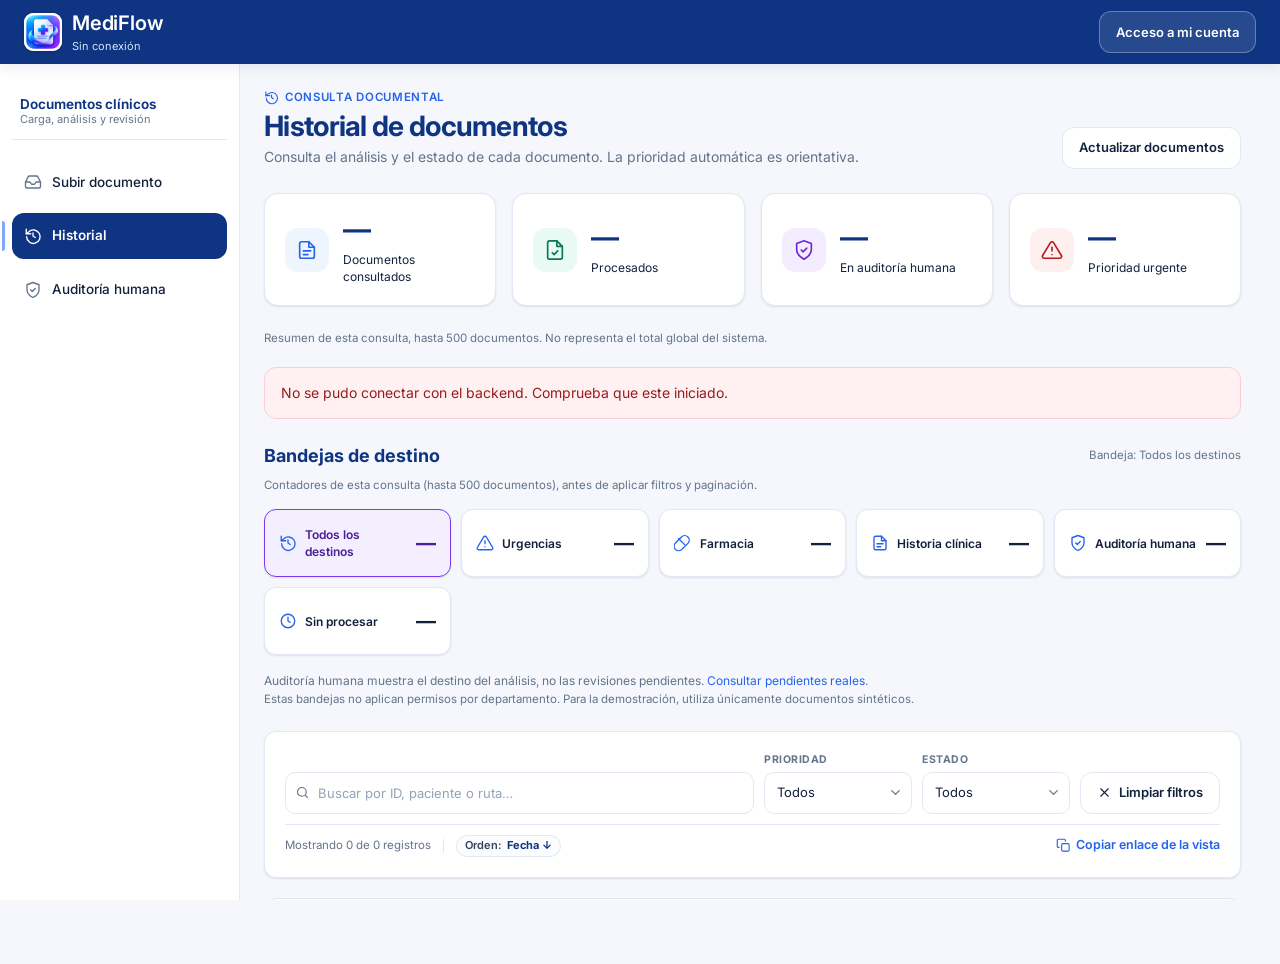
<file: mediflow/frontend_web/src/historial/index.html>
<!DOCTYPE html>
<html lang="es">
<head>
<meta charset="UTF-8">
<meta name="viewport" content="width=device-width, initial-scale=1">
<title>Historial · MediFlow Clinical Portal</title>
<link rel="icon" type="image/png" sizes="64x64" href="../assets/img/favicon.png">
<meta name="description" content="Historial de documentos de ED-1: informes, analíticas, pruebas de imagen y recetas, con triaje MTS, estado de procesamiento y ruta de almacenamiento en el HIS.">
<link rel="preconnect" href="https://fonts.googleapis.com">
<link rel="preconnect" href="https://fonts.gstatic.com" crossorigin>
<link href="https://fonts.googleapis.com/css2?family=Inter:wght@400;500;600;700&display=swap" rel="stylesheet">
<link rel="stylesheet" href="../assets/css/styles.css?v=bandejas-1">
<link rel="stylesheet" href="styles.css?v=bandejas-1">
</head>

<body data-screen="historial">

<!-- Sprite de iconos -->
<svg class="visually-hidden" aria-hidden="true" focusable="false" xmlns="http://www.w3.org/2000/svg">
<defs>
  <symbol id="i-cross" viewBox="0 0 24 24"><path d="M10 2h4a2 2 0 0 1 2 2v4h4a2 2 0 0 1 2 2v4a2 2 0 0 1-2 2h-4v4a2 2 0 0 1-2 2h-4a2 2 0 0 1-2-2v-4H4a2 2 0 0 1-2-2v-4a2 2 0 0 1 2-2h4V4a2 2 0 0 1 2-2z"/></symbol>
  <symbol id="i-search" viewBox="0 0 24 24"><circle cx="11" cy="11" r="7"/><path d="M20 20l-3.5-3.5"/></symbol>
  <symbol id="i-bell" viewBox="0 0 24 24"><path d="M18 8a6 6 0 1 0-12 0c0 7-3 8-3 8h18s-3-1-3-8"/><path d="M13.7 21a2 2 0 0 1-3.4 0"/></symbol>
  <symbol id="i-signal" viewBox="0 0 24 24"><path d="M12 20v-7"/><path d="M8.5 16.5a5 5 0 0 1 7 0"/><path d="M5.5 13.5a9 9 0 0 1 13 0"/><circle cx="12" cy="7" r="2"/></symbol>
  <symbol id="i-help" viewBox="0 0 24 24"><circle cx="12" cy="12" r="9"/><path d="M9.2 9.2a2.9 2.9 0 1 1 5.6 1c0 1.9-2.8 2.3-2.8 4"/><path d="M12 17.5h.01"/></symbol>
  <symbol id="i-alert" viewBox="0 0 24 24"><path d="M10.3 3.9 1.8 18a2 2 0 0 0 1.7 3h17a2 2 0 0 0 1.7-3L13.7 3.9a2 2 0 0 0-3.4 0z"/><path d="M12 9v4"/><path d="M12 17h.01"/></symbol>
  <symbol id="i-plus" viewBox="0 0 24 24"><path d="M12 5v14M5 12h14"/></symbol>
  <symbol id="i-inbox" viewBox="0 0 24 24"><path d="M22 12h-6l-2 3h-4l-2-3H2"/><path d="M5.5 5.1 2 12v6a2 2 0 0 0 2 2h16a2 2 0 0 0 2-2v-6l-3.5-6.9A2 2 0 0 0 16.7 4H7.3a2 2 0 0 0-1.8 1.1z"/></symbol>
  <symbol id="i-file-check" viewBox="0 0 24 24"><path d="M14 2H6a2 2 0 0 0-2 2v16a2 2 0 0 0 2 2h12a2 2 0 0 0 2-2V8z"/><path d="M14 2v6h6"/><path d="m9 15 2 2 4-4"/></symbol>
  <symbol id="i-layers" viewBox="0 0 24 24"><path d="m12 2 9 5-9 5-9-5 9-5z"/><path d="m3 12 9 5 9-5"/><path d="m3 17 9 5 9-5"/></symbol>
  <symbol id="i-shield" viewBox="0 0 24 24"><path d="M12 22s8-4 8-10V5l-8-3-8 3v7c0 6 8 10 8 10z"/><path d="m9 12 2 2 4-4"/></symbol>
  <symbol id="i-history" viewBox="0 0 24 24"><path d="M3 3v6h6"/><path d="M3.5 13a9 9 0 1 0 2.6-6.4L3 9"/><path d="M12 8v4l3 2"/></symbol>
  <symbol id="i-settings" viewBox="0 0 24 24"><circle cx="12" cy="12" r="3"/><path d="M19.4 15a1.6 1.6 0 0 0 .3 1.8l.1.1a2 2 0 1 1-2.8 2.8l-.1-.1a1.6 1.6 0 0 0-1.8-.3 1.6 1.6 0 0 0-1 1.5V21a2 2 0 0 1-4 0v-.1A1.6 1.6 0 0 0 9 19.4a1.6 1.6 0 0 0-1.8.3l-.1.1a2 2 0 1 1-2.8 2.8l.1-.1a1.6 1.6 0 0 0 .3-1.8 1.6 1.6 0 0 0-1.5-1H3a2 2 0 0 1 0-4h.1A1.6 1.6 0 0 0 4.6 9a1.6 1.6 0 0 0-.3-1.8l-.1-.1a2 2 0 1 1 2.8-2.8l.1.1a1.6 1.6 0 0 0 1.8.3H9a1.6 1.6 0 0 0 1-1.5V3a2 2 0 0 1 4 0v.1a1.6 1.6 0 0 0 1 1.5 1.6 1.6 0 0 0 1.8-.3l.1-.1a2 2 0 1 1 2.8 2.8l-.1.1a1.6 1.6 0 0 0-.3 1.8V9a1.6 1.6 0 0 0 1.5 1H21a2 2 0 0 1 0 4h-.1a1.6 1.6 0 0 0-1.5 1z"/></symbol>
  <symbol id="i-support" viewBox="0 0 24 24"><circle cx="12" cy="12" r="9"/><circle cx="12" cy="12" r="3.5"/><path d="m5.6 5.6 4.2 4.2M18.4 5.6l-4.2 4.2M5.6 18.4l4.2-4.2M18.4 18.4l-4.2-4.2"/></symbol>
  <symbol id="i-check" viewBox="0 0 24 24"><path d="M20 6 9 17l-5-5"/></symbol>
  <symbol id="i-x" viewBox="0 0 24 24"><path d="M18 6 6 18M6 6l12 12"/></symbol>
  <symbol id="i-user" viewBox="0 0 24 24"><circle cx="12" cy="8" r="4"/><path d="M4 21a8 8 0 0 1 16 0"/></symbol>
  <symbol id="i-chevron" viewBox="0 0 24 24"><path d="m9 6 6 6-6 6"/></symbol>
  <symbol id="i-calendar" viewBox="0 0 24 24"><rect x="3" y="5" width="18" height="16" rx="2"/><path d="M8 3v4M16 3v4M3 11h18"/></symbol>
  <symbol id="i-activity" viewBox="0 0 24 24"><path d="M22 12h-4l-3 9L9 3l-3 9H2"/></symbol>
  <symbol id="i-stethoscope" viewBox="0 0 24 24"><path d="M5 3v6a4 4 0 0 0 8 0V3"/><path d="M3 3h4M11 3h4"/><path d="M9 13v3a5 5 0 0 0 10 0v-1"/><circle cx="19" cy="12" r="2"/></symbol>
  <symbol id="i-heart" viewBox="0 0 24 24"><path d="M20.8 5.6a5 5 0 0 0-7.1 0L12 7.3l-1.7-1.7a5 5 0 1 0-7.1 7.1L12 21.5l8.8-8.8a5 5 0 0 0 0-7.1z"/></symbol>
  <symbol id="i-print" viewBox="0 0 24 24"><path d="M6 9V3h12v6"/><rect x="3" y="9" width="18" height="8" rx="2"/><path d="M6 15h12v6H6z"/></symbol>
  <symbol id="i-menu" viewBox="0 0 24 24"><path d="M3 6h18M3 12h18M3 18h18"/></symbol>
  <symbol id="i-logout" viewBox="0 0 24 24"><path d="M9 21H5a2 2 0 0 1-2-2V5a2 2 0 0 1 2-2h4"/><path d="m16 17 5-5-5-5M21 12H9"/></symbol>
  <symbol id="i-clipboard" viewBox="0 0 24 24"><rect x="8" y="2" width="8" height="4" rx="1"/><path d="M16 4h2a2 2 0 0 1 2 2v14a2 2 0 0 1-2 2H6a2 2 0 0 1-2-2V6a2 2 0 0 1 2-2h2"/><path d="M9 12h6M9 16h4"/></symbol>
  <symbol id="i-refresh" viewBox="0 0 24 24"><path d="M20 11a8 8 0 1 0-.6 4"/><path d="M20 4v7h-7"/></symbol>
  <symbol id="i-clock" viewBox="0 0 24 24"><circle cx="12" cy="12" r="9"/><path d="M12 7v5l3 2"/></symbol>
  <symbol id="i-download" viewBox="0 0 24 24"><path d="M21 15v4a2 2 0 0 1-2 2H5a2 2 0 0 1-2-2v-4"/><path d="m7 10 5 5 5-5"/><path d="M12 15V3"/></symbol>
  <symbol id="i-flask" viewBox="0 0 24 24"><path d="M9 2v6.5L3.7 18a2 2 0 0 0 1.7 3h13.2a2 2 0 0 0 1.7-3L15 8.5V2"/><path d="M8 2h8M7.5 14h9"/></symbol>
  <symbol id="i-pill" viewBox="0 0 24 24"><path d="M10.5 20.5a6 6 0 0 1-8.5-8.5l8-8a6 6 0 0 1 8.5 8.5z"/><path d="m6 6 8.5 8.5"/></symbol>
  <symbol id="i-notes" viewBox="0 0 24 24"><path d="M14 3H6a2 2 0 0 0-2 2v14a2 2 0 0 0 2 2h12a2 2 0 0 0 2-2V9z"/><path d="M14 3v6h6M8 13h8M8 17h5"/></symbol>
  <symbol id="i-user-plus" viewBox="0 0 24 24"><circle cx="9" cy="8" r="4"/><path d="M2 21a7 7 0 0 1 11-5.7"/><path d="M19 8v6M22 11h-6"/></symbol>
  <symbol id="i-copy" viewBox="0 0 24 24"><rect x="9" y="9" width="12" height="12" rx="2"/><path d="M5 15H4a2 2 0 0 1-2-2V4a2 2 0 0 1 2-2h9a2 2 0 0 1 2 2v1"/></symbol>
  <symbol id="i-funnel" viewBox="0 0 24 24"><path d="M3 5h18l-7 8v6l-4 2v-8z"/></symbol>
  <symbol id="i-sort" viewBox="0 0 24 24"><path d="M8 4v16M8 4 4 9M8 4l4 5M16 20V4M16 20l4-5M16 20l-4-5"/></symbol>
  <symbol id="i-database" viewBox="0 0 24 24"><ellipse cx="12" cy="5.5" rx="8" ry="3"/><path d="M4 5.5v6c0 1.7 3.6 3 8 3s8-1.3 8-3v-6"/><path d="M4 11.5v6c0 1.7 3.6 3 8 3s8-1.3 8-3v-6"/></symbol>
  <symbol id="i-chevron-left" viewBox="0 0 24 24"><path d="m15 6-6 6 6 6"/></symbol>
  <symbol id="i-chevron-right" viewBox="0 0 24 24"><path d="m9 6 6 6-6 6"/></symbol>
  <symbol id="i-image" viewBox="0 0 24 24"><rect x="3" y="3" width="18" height="18" rx="2"/><circle cx="8.5" cy="8.5" r="1.5"/><path d="m21 15-5-5L5 21"/></symbol>
</defs>
</svg>

<div class="app">

  <!-- ================= HEADER ================= -->
  <header class="topbar"><a class="topbar__brand portal-brand" href="../index.html" aria-label="MediFlow, inicio"><span class="brand__mark" aria-hidden="true"><img src="../assets/img/mediflow-icon.png" width="36" height="36" alt="" style="display:block;width:100%;height:100%;object-fit:contain"></span><span class="brand__text"><span class="brand__name">MediFlow</span><span class="conn" id="historyConnection" role="status">Preparando consulta</span></span></a><a class="btn portal-access" href="../login/index.html">Acceso a mi cuenta</a></header>

  <!-- ================= SIDEBAR ================= -->
  <!-- Agregado por Edil: navegación limitada a los flujos disponibles. -->
<aside class="sidebar"><div class="side__unit"><span class="side__unit-text"><span class="side__unit-name">Documentos clínicos</span><span class="side__unit-sub">Carga, análisis y revisión</span></span></div><nav class="side__nav" aria-label="Navegación principal"><a class="nav__item" data-nav="ingesta" href="../ingesta/index.html" title="Subir documento"><svg class="icon" aria-hidden="true"><use href="#i-inbox"></use></svg><span class="nav__label">Subir documento</span></a>
<a class="nav__item is-active" data-nav="historial" href="../historial/index.html" title="Historial" aria-current="page"><svg class="icon" aria-hidden="true"><use href="#i-history"></use></svg><span class="nav__label">Historial</span></a>
<a class="nav__item" data-nav="auditoria" href="../auditoria/index.html" title="Auditoría humana"><svg class="icon" aria-hidden="true"><use href="#i-shield"></use></svg><span class="nav__label">Auditoría humana</span></a></nav></aside>

  <!-- ================= MAIN ================= -->
  <main class="main" id="main">
    <div class="page-head">
      <div class="page-head__text">
        <p class="page-head__eyebrow"><svg class="icon icon--sm" aria-hidden="true"><use href="#i-history"></use></svg>Consulta documental</p>
        <h1 class="page-head__title">Historial de documentos</h1>
        <p class="page-head__sub">Consulta el análisis y el estado de cada documento. La prioridad automática es orientativa.</p>
      </div>
      <div class="page-head__actions">
        <!-- Agregado por Edil: GET real; no procesa documentos ni llama a Gemini. -->
        <button type="button" class="btn" id="refreshDocuments">Actualizar documentos</button>


      </div>
    </div>

    <!-- Agregado por Edil: contadores de la respuesta actual, no totales globales. -->
    <section class="metric-grid" aria-label="Resumen de los documentos consultados">
      <div class="metric-card"><span class="metric-icon" aria-hidden="true"><svg class="icon"><use href="#i-notes"></use></svg></span><div class="metric-body"><strong class="metric-value" id="historyTotal">—</strong><span class="metric-label">Documentos consultados</span></div></div>
      <div class="metric-card metric-card--success"><span class="metric-icon" aria-hidden="true"><svg class="icon"><use href="#i-file-check"></use></svg></span><div class="metric-body"><strong class="metric-value" id="historyProcessed">—</strong><span class="metric-label">Procesados</span></div></div>
      <div class="metric-card metric-card--violet"><span class="metric-icon" aria-hidden="true"><svg class="icon"><use href="#i-shield"></use></svg></span><div class="metric-body"><strong class="metric-value" id="historyAudit">—</strong><span class="metric-label">En auditoría humana</span></div></div>
      <div class="metric-card metric-card--danger"><span class="metric-icon" aria-hidden="true"><svg class="icon"><use href="#i-alert"></use></svg></span><div class="metric-body"><strong class="metric-value" id="historyUrgent">—</strong><span class="metric-label">Prioridad urgente</span></div></div>
    </section>
    <p class="hint history-scope">Resumen de esta consulta, hasta 500 documentos. No representa el total global del sistema.</p>
    <p id="documentLoadStatus" class="surface-note" data-state="loading" role="status" aria-live="polite">Consultando documentos...</p>
    <!-- Agregado por Edil: bandejas de lectura sobre la respuesta existente. -->
    <section class="destination-section" aria-labelledby="destinationTitle"><div class="destination-heading"><h2 id="destinationTitle">Bandejas de destino</h2><span class="hint" id="destinationSelection">Bandeja: Todos los destinos</span></div><p class="hint">Contadores de esta consulta (hasta 500 documentos), antes de aplicar filtros y paginación.</p><div class="destination-trays" id="destinationTrays" role="group" aria-label="Filtrar documentos por bandeja"><button type="button" class="destination-tray" id="tray-todos" data-tray="todos" aria-pressed="false"><svg class="icon" aria-hidden="true"><use href="#i-history"></use></svg><span>Todos los destinos</span><strong id="tray-count-todos">—</strong></button>
<button type="button" class="destination-tray" id="tray-urgencias" data-tray="urgencias" aria-pressed="false"><svg class="icon" aria-hidden="true"><use href="#i-alert"></use></svg><span>Urgencias</span><strong id="tray-count-urgencias">—</strong></button>
<button type="button" class="destination-tray" id="tray-farmacia" data-tray="farmacia" aria-pressed="false"><svg class="icon" aria-hidden="true"><use href="#i-pill"></use></svg><span>Farmacia</span><strong id="tray-count-farmacia">—</strong></button>
<button type="button" class="destination-tray" id="tray-historia" data-tray="historia" aria-pressed="false"><svg class="icon" aria-hidden="true"><use href="#i-notes"></use></svg><span>Historia clínica</span><strong id="tray-count-historia">—</strong></button>
<button type="button" class="destination-tray" id="tray-auditoria" data-tray="auditoria" aria-pressed="false"><svg class="icon" aria-hidden="true"><use href="#i-shield"></use></svg><span>Auditoría humana</span><strong id="tray-count-auditoria">—</strong></button>
<button type="button" class="destination-tray" id="tray-recibidos" data-tray="recibidos" aria-pressed="false"><svg class="icon" aria-hidden="true"><use href="#i-clock"></use></svg><span>Sin procesar</span><strong id="tray-count-recibidos">—</strong></button>
<button type="button" class="destination-tray" id="tray-otros" data-tray="otros" aria-pressed="false" hidden><svg class="icon" aria-hidden="true"><use href="#i-funnel"></use></svg><span>Otros destinos</span><strong id="tray-count-otros">—</strong></button></div><p class="destination-help">Auditoría humana muestra el destino del análisis, no las revisiones pendientes. <a href="../auditoria/index.html">Consultar pendientes reales</a>.</p><p class="hint">Estas bandejas no aplican permisos por departamento. Para la demostración, utiliza únicamente documentos sintéticos.</p></section>
    <!-- ---------- 1. BARRA SUPERIOR DE TABLA ---------- -->
    <section class="toolbar toolbar--panel" aria-label="Filtros del repositorio documental">
      <div class="toolbar__row">
        <div class="toolbar__search toolbar__search--wide">
          <label class="sr-only" for="qHist">Buscar por identificador de documento, paciente o ruta de almacenamiento</label>
          <svg class="icon icon--sm" aria-hidden="true"><use href="#i-search"></use></svg>
          <input class="input" id="qHist" type="search" autocomplete="off"
                 placeholder="Buscar por ID, paciente o ruta…">
        </div>

        <div class="toolbar__field">
          <label class="field__label" for="selMts">Prioridad</label>
          <select class="select" id="selMts">
            <option value="todos">Todos</option>
            <option value="urgente">Urgente</option>
            <option value="rutina">Rutina</option>
            <option value="pendiente">Pendiente</option>
          </select>
        </div>

        <div class="toolbar__field">
          <label class="field__label" for="selEstado">Estado</label>
          <select class="select" id="selEstado">
            <option value="todos">Todos</option>
            <option value="recibido">Recibido</option>
            <option value="procesado">Procesado</option>
            <option value="auditoria">Auditoría</option>
          </select>
        </div>

        <button type="button" class="btn" id="btnLimpiar">
          <svg class="icon icon--sm" aria-hidden="true"><use href="#i-x"></use></svg>
          <span class="btn__label">Limpiar filtros</span>
        </button>
      </div>

      <div class="toolbar__row toolbar__row--foot">
        <span class="hint" id="contador" aria-live="polite">Mostrando 0 de 0 registros</span>
        <div class="toolbar__divider" aria-hidden="true"></div>
        <span class="active-filters" id="filtrosActivos"></span>
        <button type="button" class="linkbtn" id="btnCopiarEnlace" title="Copiar un enlace que reproduce esta vista exacta">
          <svg class="icon icon--sm" aria-hidden="true"><use href="#i-copy"></use></svg>
          <span>Copiar enlace de la vista</span>
        </button>
      </div>
    </section>

    <!-- ---------- 2. TABLA ---------- -->
    <section class="card table-card" aria-labelledby="h-tabla">
      <h2 class="sr-only" id="h-tabla">Repositorio documental</h2>
      <div class="card__body card__body--tight">
        <div class="table-wrap table-wrap--sticky">
          <table class="data tabla-hist">
            <caption class="sr-only">Documentos con identificador, paciente, tipo, prioridad, estado, fecha y ubicación</caption>
            <thead>
              <tr id="theadHist">
                <th scope="col" data-sort="id" aria-sort="none"><button type="button" class="th-sort">ID de documento<span class="th-sort__ind" aria-hidden="true">▲▼</span></button></th>
                <th scope="col" data-sort="paciente" aria-sort="none"><button type="button" class="th-sort">Paciente<span class="th-sort__ind" aria-hidden="true">▲▼</span></button></th>
                <th scope="col" data-sort="tipo" aria-sort="none"><button type="button" class="th-sort">Tipo de documento<span class="th-sort__ind" aria-hidden="true">▲▼</span></button></th>
                <th scope="col" data-sort="prioridad" aria-sort="none"><button type="button" class="th-sort">Prioridad<span class="th-sort__ind" aria-hidden="true">▲▼</span></button></th>
                <th scope="col" data-sort="estado" aria-sort="none"><button type="button" class="th-sort">Estado<span class="th-sort__ind" aria-hidden="true">▲▼</span></button></th>
                <th scope="col" data-sort="fecha" aria-sort="none"><button type="button" class="th-sort">Fecha<span class="th-sort__ind" aria-hidden="true">▲▼</span></button></th>
                <th scope="col" data-sort="ruta" aria-sort="none"><button type="button" class="th-sort">Ruta de almacenamiento<span class="th-sort__ind" aria-hidden="true">▲▼</span></button></th>
              </tr>
            </thead>
            <tbody id="tbodyHist"></tbody>
          </table>
        </div>

        <!-- Estado vacío -->
        <div class="empty empty-state" id="vacio" hidden>
          <span class="empty__icon" aria-hidden="true"><svg class="icon icon--lg"><use href="#i-funnel"></use></svg></span>
          <span id="historyEmptyTitle" class="empty__title empty-state__title">No hay registros que coincidan</span>
          <span id="historyEmptyText" class="empty__text empty-state__text">Ningún documento cargado cumple el texto buscado y los filtros de prioridad y estado.</span>
          <a class="btn btn--primary" id="historyEmptyUpload" href="../ingesta/index.html" hidden>Subir el primer documento</a>
          <button type="button" class="btn" id="btnLimpiarVacio">
            <svg class="icon icon--sm" aria-hidden="true"><use href="#i-x"></use></svg>Limpiar filtros
          </button>
        </div>
      </div>

      <!-- ---------- 3. PAGINACIÓN ---------- -->
      <div class="card__foot paginacion">
        <div class="paginacion__size">
          <label class="field__label" for="selPageSize">Filas por página</label>
          <select class="select" id="selPageSize">
            <option value="10">10</option>
            <option value="25">25</option>
            <option value="50">50</option>
          </select>
        </div>

        <span class="paginacion__info hint" id="rangoInfo">—</span>

        <nav class="paginacion__nav" aria-label="Paginación de registros">
          <button type="button" class="page-btn page-btn--edge" id="btnPrev" aria-label="Página anterior">
            <svg class="icon icon--sm" aria-hidden="true"><use href="#i-chevron-left"></use></svg>
            <span class="nowrap">Anterior</span>
          </button>
          <span class="paginacion__pages" id="paginas"></span>
          <button type="button" class="page-btn page-btn--edge" id="btnNext" aria-label="Página siguiente">
            <span class="nowrap">Siguiente</span>
            <svg class="icon icon--sm" aria-hidden="true"><use href="#i-chevron-right"></use></svg>
          </button>
        </nav>
      </div>
    </section>
  </main>
</div>

<div class="toast-host" id="toastHost" aria-live="polite" aria-atomic="true"></div>

<dialog id="documentDetail" class="history-detail" aria-labelledby="documentDetailTitle">
  <h2 id="documentDetailTitle">Detalle del documento</h2>
  <p>Consulta del análisis guardado. Para revisar un documento, abre Auditoría humana.</p>
  <p id="documentDetailStatus" role="status" aria-live="polite"></p>
  <div class="history-detail-grid"><section aria-label="Análisis documental"><h3>Resultado del análisis</h3><p id="documentDetailSummary" class="history-summary"></p><details><summary>Ver JSON del análisis</summary><pre id="documentDetailJson" class="history-json"></pre></details></section>
  <section class="history-original" aria-label="Documento original"><h3>Documento original</h3><button class="btn" id="historyOriginalButton" type="button" hidden>Ver original guardado</button><p class="surface-note" id="historyOriginalStatus" role="status" aria-live="polite"></p><img id="historyOriginalImage" alt="Documento original" hidden><iframe id="historyOriginalPdf" title="PDF original" sandbox referrerpolicy="no-referrer" hidden></iframe><pre id="historyOriginalText" hidden></pre><a id="historyOriginalLink" target="_blank" rel="noopener noreferrer" hidden>Abrir original en otra pestaña</a><p class="hint">Disponible para el autor autenticado o un auditor autorizado.</p></section></div>
  <form method="dialog"><button class="btn" type="submit">Cerrar</button></form>
</dialog>
<script src="../assets/js/api-config.js"></script>

<script src="../assets/js/documents-api.js?v=bandejas-1"></script>
<script src="../assets/js/document-detail.js?v=bandejas-1"></script>
<script src="app.js?v=bandejas-1"></script>
</body>
</html>
</file>
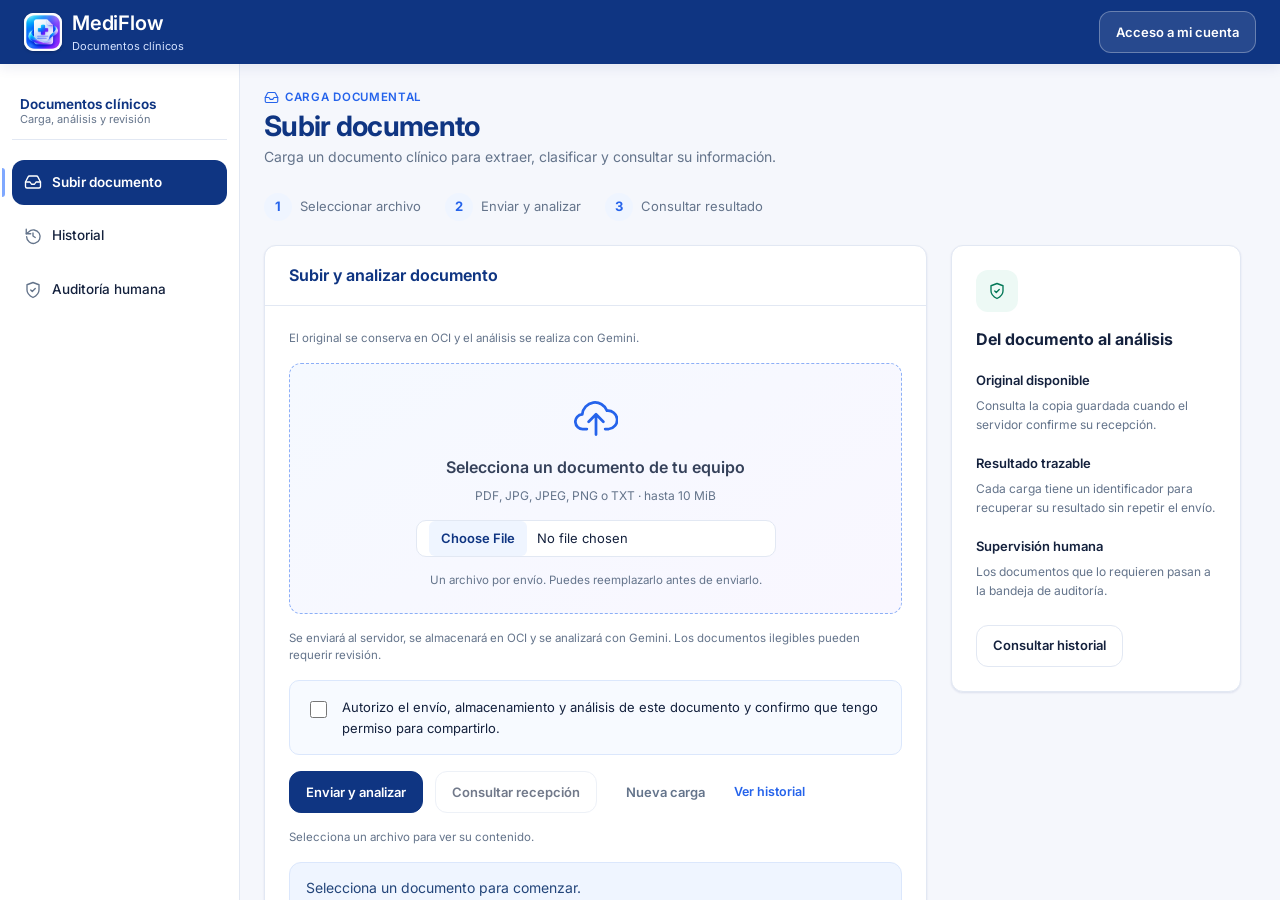
<file: mediflow/frontend_web/src/ingesta/index.html>
<!DOCTYPE html>
<html lang="es">
<head>
<meta charset="UTF-8">
<meta name="viewport" content="width=device-width, initial-scale=1">
<title>Subir documento · MediFlow</title>
<link rel="icon" type="image/png" sizes="64x64" href="../assets/img/favicon.png">
<meta name="description" content="Carga y análisis de documentos clínicos en MediFlow.">
<link rel="preconnect" href="https://fonts.googleapis.com">
<link rel="preconnect" href="https://fonts.gstatic.com" crossorigin>
<link href="https://fonts.googleapis.com/css2?family=Inter:wght@400;500;600;700&display=swap" rel="stylesheet">
<link rel="stylesheet" href="../assets/css/styles.css?v=pitch-1">
<link rel="stylesheet" href="styles.css?v=pitch-1">
</head>

<body data-screen="ingesta">

<!-- Sprite de iconos (reutilizado por header, sidebar y contenido) -->
<svg class="visually-hidden" aria-hidden="true" focusable="false" xmlns="http://www.w3.org/2000/svg">
<defs>
  <symbol id="i-cross" viewBox="0 0 24 24"><path d="M10 2h4a2 2 0 0 1 2 2v4h4a2 2 0 0 1 2 2v4a2 2 0 0 1-2 2h-4v4a2 2 0 0 1-2 2h-4a2 2 0 0 1-2-2v-4H4a2 2 0 0 1-2-2v-4a2 2 0 0 1 2-2h4V4a2 2 0 0 1 2-2z"/></symbol>
  <symbol id="i-search" viewBox="0 0 24 24"><circle cx="11" cy="11" r="7"/><path d="M20 20l-3.5-3.5"/></symbol>
  <symbol id="i-bell" viewBox="0 0 24 24"><path d="M18 8a6 6 0 1 0-12 0c0 7-3 8-3 8h18s-3-1-3-8"/><path d="M13.7 21a2 2 0 0 1-3.4 0"/></symbol>
  <symbol id="i-signal" viewBox="0 0 24 24"><path d="M12 20v-7"/><path d="M8.5 16.5a5 5 0 0 1 7 0"/><path d="M5.5 13.5a9 9 0 0 1 13 0"/><circle cx="12" cy="7" r="2"/></symbol>
  <symbol id="i-help" viewBox="0 0 24 24"><circle cx="12" cy="12" r="9"/><path d="M9.2 9.2a2.9 2.9 0 0 1 5.6 1c0 1.9-2.8 2.3-2.8 4"/><path d="M12 17.5h.01"/></symbol>
  <symbol id="i-alert" viewBox="0 0 24 24"><path d="M10.3 3.9 1.8 18a2 2 0 0 0 1.7 3h17a2 2 0 0 0 1.7-3L13.7 3.9a2 2 0 0 0-3.4 0z"/><path d="M12 9v4"/><path d="M12 17h.01"/></symbol>
  <symbol id="i-plus" viewBox="0 0 24 24"><path d="M12 5v14M5 12h14"/></symbol>
  <symbol id="i-inbox" viewBox="0 0 24 24"><path d="M22 12h-6l-2 3h-4l-2-3H2"/><path d="M5.5 5.1 2 12v6a2 2 0 0 0 2 2h16a2 2 0 0 0 2-2v-6l-3.5-6.9A2 2 0 0 0 16.7 4H7.3a2 2 0 0 0-1.8 1.1z"/></symbol>
  <symbol id="i-file-check" viewBox="0 0 24 24"><path d="M14 2H6a2 2 0 0 0-2 2v16a2 2 0 0 0 2 2h12a2 2 0 0 0 2-2V8z"/><path d="M14 2v6h6"/><path d="M9 15l2 2 4-4"/></symbol>
  <symbol id="i-layers" viewBox="0 0 24 24"><path d="m12 2 9 5-9 5-9-5 9-5z"/><path d="m3 12 9 5 9-5"/><path d="m3 17 9 5 9-5"/></symbol>
  <symbol id="i-shield" viewBox="0 0 24 24"><path d="M12 22s8-4 8-10V5l-8-3-8 3v7c0 6 8 10 8 10z"/><path d="M9 12l2 2 4-4"/></symbol>
  <symbol id="i-history" viewBox="0 0 24 24"><path d="M3 3v6h6"/><path d="M3.5 13a9 9 0 1 0 2.6-6.4L3 9"/><path d="M12 8v4l3 2"/></symbol>
  <symbol id="i-settings" viewBox="0 0 24 24"><circle cx="12" cy="12" r="3"/><path d="M19.4 15a1.6 1.6 0 0 0 .3 1.8l.1.1a2 2 0 1 1-2.8 2.8l-.1-.1a1.6 1.6 0 0 0-1.8-.3 1.6 1.6 0 0 0-1 1.5V21a2 2 0 1 1-4 0v-.1A1.6 1.6 0 0 0 9 19.4a1.6 1.6 0 0 0-1.8.3l-.1.1a2 2 0 1 1-2.8-2.8l.1-.1a1.6 1.6 0 0 0 .3-1.8 1.6 1.6 0 0 0-1.5-1H3a2 2 0 1 1 0-4h.1A1.6 1.6 0 0 0 4.6 9a1.6 1.6 0 0 0-.3-1.8l-.1-.1a2 2 0 1 1 2.8-2.8l.1.1a1.6 1.6 0 0 0 1.8.3H9a1.6 1.6 0 0 0 1-1.5V3a2 2 0 1 1 4 0v.1a1.6 1.6 0 0 0 1 1.5 1.6 1.6 0 0 0 1.8-.3l.1-.1a2 2 0 1 1 2.8 2.8l-.1.1a1.6 1.6 0 0 0-.3 1.8V9a1.6 1.6 0 0 0 1.5 1H21a2 2 0 1 1 0 4h-.1a1.6 1.6 0 0 0-1.5 1z"/></symbol>
  <symbol id="i-support" viewBox="0 0 24 24"><circle cx="12" cy="12" r="9"/><circle cx="12" cy="12" r="3.5"/><path d="m5.6 5.6 4.2 4.2M18.4 5.6l-4.2 4.2M5.6 18.4l4.2-4.2M18.4 18.4l-4.2-4.2"/></symbol>
  <symbol id="i-check" viewBox="0 0 24 24"><path d="M20 6 9 17l-5-5"/></symbol>
  <symbol id="i-x" viewBox="0 0 24 24"><path d="M18 6 6 18M6 6l12 12"/></symbol>
  <symbol id="i-user" viewBox="0 0 24 24"><circle cx="12" cy="8" r="4"/><path d="M4 21a8 8 0 0 1 16 0"/></symbol>
  <symbol id="i-chevron" viewBox="0 0 24 24"><path d="m9 6 6 6-6 6"/></symbol>
  <symbol id="i-calendar" viewBox="0 0 24 24"><rect x="3" y="5" width="18" height="16" rx="2"/><path d="M8 3v4M16 3v4M3 11h18"/></symbol>
  <symbol id="i-activity" viewBox="0 0 24 24"><path d="M22 12h-4l-3 9L9 3l-3 9H2"/></symbol>
  <symbol id="i-stethoscope" viewBox="0 0 24 24"><path d="M5 3v6a4 4 0 0 0 8 0V3"/><path d="M3 3h4M11 3h4"/><path d="M9 13v3a5 5 0 0 0 10 0v-1"/><circle cx="19" cy="12" r="2"/></symbol>
  <symbol id="i-heart" viewBox="0 0 24 24"><path d="M20.8 5.6a5 5 0 0 0-7.1 0L12 7.3l-1.7-1.7a5 5 0 1 0-7.1 7.1L12 21.5l8.8-8.8a5 5 0 0 0 0-7.1z"/></symbol>
  <symbol id="i-print" viewBox="0 0 24 24"><path d="M6 9V3h12v6"/><rect x="3" y="9" width="18" height="8" rx="2"/><path d="M6 15h12v6H6z"/></symbol>
  <symbol id="i-menu" viewBox="0 0 24 24"><path d="M3 6h18M3 12h18M3 18h18"/></symbol>
  <symbol id="i-logout" viewBox="0 0 24 24"><path d="M9 21H5a2 2 0 0 1-2-2V5a2 2 0 0 1 2-2h4"/><path d="M16 17l5-5-5-5M21 12H9"/></symbol>
  <symbol id="i-clipboard" viewBox="0 0 24 24"><rect x="8" y="2" width="8" height="4" rx="1"/><path d="M16 4h2a2 2 0 0 1 2 2v14a2 2 0 0 1-2 2H6a2 2 0 0 1-2-2V6a2 2 0 0 1 2-2h2"/><path d="M9 12h6M9 16h4"/></symbol>
  <symbol id="i-refresh" viewBox="0 0 24 24"><path d="M20 11a8 8 0 1 0-.6 4"/><path d="M20 4v7h-7"/></symbol>
  <symbol id="i-user-plus" viewBox="0 0 24 24"><circle cx="9" cy="8" r="4"/><path d="M2 21a7 7 0 0 1 11-5.7"/><path d="M19 8v6M22 11h-6"/></symbol>
</defs>
</svg>

<div class="app">

  <!-- ================= HEADER ================= -->
  <header class="topbar"><a class="topbar__brand portal-brand" href="../index.html" aria-label="MediFlow, inicio"><span class="brand__mark" aria-hidden="true"><img src="../assets/img/mediflow-icon.png" width="36" height="36" alt="" style="display:block;width:100%;height:100%;object-fit:contain"></span><span class="brand__text"><span class="brand__name">MediFlow</span><span class="conn">Documentos clínicos</span></span></a><a class="btn portal-access" href="../login/index.html">Acceso a mi cuenta</a></header>

  <!-- ================= SIDEBAR ================= -->
  <!-- Agregado por Edil: navegación limitada a los flujos disponibles. -->
<aside class="sidebar"><div class="side__unit"><span class="side__unit-text"><span class="side__unit-name">Documentos clínicos</span><span class="side__unit-sub">Carga, análisis y revisión</span></span></div><nav class="side__nav" aria-label="Navegación principal"><a class="nav__item is-active" data-nav="ingesta" href="../ingesta/index.html" title="Subir documento" aria-current="page"><svg class="icon" aria-hidden="true"><use href="#i-inbox"></use></svg><span class="nav__label">Subir documento</span></a>
<a class="nav__item" data-nav="historial" href="../historial/index.html" title="Historial"><svg class="icon" aria-hidden="true"><use href="#i-history"></use></svg><span class="nav__label">Historial</span></a>
<a class="nav__item" data-nav="auditoria" href="../auditoria/index.html" title="Auditoría humana"><svg class="icon" aria-hidden="true"><use href="#i-shield"></use></svg><span class="nav__label">Auditoría humana</span></a></nav></aside>

  <!-- ================= MAIN ================= -->
  <main class="main" id="main">
    <div class="page-head">
      <div class="page-head__text">
        <p class="page-head__eyebrow"><svg class="icon icon--sm" aria-hidden="true"><use href="#i-inbox"></use></svg>Carga documental</p>
        <h1 class="page-head__title">Subir documento</h1>
        <p class="page-head__sub">Carga un documento clínico para extraer, clasificar y consultar su información.</p>
      </div>

    </div>

    <!-- Agregado por Edil: etapas informativas; no representan porcentajes de avance. -->
    <ol class="upload-steps" aria-label="Etapas del documento"><li><span>1</span>Seleccionar archivo</li><li><span>2</span>Enviar y analizar</li><li><span>3</span>Consultar resultado</li></ol>
    <div class="upload-workspace">
    <!-- Agregado por Edil: carga multipart real, sin reutilizar datos ficticios del prototipo. -->
    <section class="card upload-card" aria-labelledby="uploadTitle">
      <div class="card__head"><h2 class="card__title" id="uploadTitle">Subir y analizar documento</h2></div>
      <div class="card__body stack">
        <p class="hint">El original se conserva en OCI y el análisis se realiza con Gemini.</p>
        <form id="uploadForm" class="stack" aria-busy="false">
          <div class="upload-dropzone">
            <svg class="upload-cloud" viewBox="0 0 24 24" aria-hidden="true"><path d="M7 18H5a4 4 0 0 1-.5-8 7 7 0 0 1 13.5-2 5 5 0 0 1 1 10h-2M12 21V10m-4 4 4-4 4 4"/></svg>
            <label class="label" for="uploadFile">Selecciona un documento de tu equipo</label>
            <p>PDF, JPG, JPEG, PNG o TXT · hasta 10 MiB</p>
            <input class="input" id="uploadFile" type="file" accept=".pdf,.jpg,.jpeg,.png,.txt" required aria-describedby="uploadHelp">
            <span class="hint">Un archivo por envío. Puedes reemplazarlo antes de enviarlo.</span>
          </div>
          <p class="hint" id="uploadHelp">Se enviará al servidor, se almacenará en OCI y se analizará con Gemini. Los documentos ilegibles pueden requerir revisión.</p>
          <label class="upload-consent"><input id="uploadConsent" type="checkbox" required> Autorizo el envío, almacenamiento y análisis de este documento y confirmo que tengo permiso para compartirlo.</label>
          <div class="upload-actions">
            <button class="btn btn--primary" id="uploadSubmit" type="submit">Enviar y analizar</button>
            <button class="btn" id="uploadRecover" type="button" disabled>Consultar recepción</button>
            <button class="btn btn--ghost" id="uploadNew" type="button">Nueva carga</button>
            <a class="linkbtn" href="../historial/index.html">Ver historial</a>
          </div>
        </form>
        <!-- Agregado por Edil: distinguir el archivo local del resultado almacenado. -->
        <section id="uploadSelected" class="upload-file-row" hidden aria-label="Documento añadido">
          <span id="uploadFileType" class="upload-filetype" aria-label="Formato seleccionado">DOC</span><span id="uploadFileInfo"></span>
          <a id="uploadPreviewLink" class="btn upload-eye" target="_blank" rel="noopener noreferrer" title="Ver original guardado en OCI" aria-label="Ver documento en otra pestaña, original de OCI" hidden><svg viewBox="0 0 24 24" aria-hidden="true"><path d="M2 12s3.5-7 10-7 10 7 10 7-3.5 7-10 7S2 12 2 12Z"/><circle cx="12" cy="12" r="3"/></svg></a>
        </section>
        <!-- Agregado por Edil: copia local efímera, independiente de la confirmación de OCI. -->
        <p id="uploadFilePhase" class="hint"></p>
        <details id="uploadLocalPanel" class="upload-local-preview" open hidden>
          <summary>Vista previa local</summary>
          <img id="uploadLocalImage" alt="Documento seleccionado" hidden>
          <iframe id="uploadLocalPdf" title="PDF seleccionado" sandbox referrerpolicy="no-referrer" hidden></iframe>
          <pre id="uploadLocalText" hidden></pre>
          <a id="uploadLocalLink" target="_blank" rel="noopener noreferrer" hidden>Abrir copia local en otra pestaña</a>
        </details>
        <p id="uploadStatus" class="surface-note" role="status" aria-live="polite"></p>
        <div id="uploadResult" class="upload-result" hidden></div>
      </div>
    </section>
    <aside class="upload-guide card" aria-labelledby="uploadGuideTitle"><div class="card__body"><span class="guide-icon" aria-hidden="true"><svg class="icon"><use href="#i-shield"></use></svg></span><h2 id="uploadGuideTitle">Del documento al análisis</h2><dl><dt>Original disponible</dt><dd>Consulta la copia guardada cuando el servidor confirme su recepción.</dd><dt>Resultado trazable</dt><dd>Cada carga tiene un identificador para recuperar su resultado sin repetir el envío.</dd><dt>Supervisión humana</dt><dd>Los documentos que lo requieren pasan a la bandeja de auditoría.</dd></dl><a class="btn" href="../historial/index.html">Consultar historial</a></div></aside>
    </div>
    <!-- Agregado por Edil: se conserva el prototipo como referencia inerte. -->
    <template id="ingestaLegacyForm">
    <details class="upload-prototype">
      <summary>Formulario MTS de demostración (sin conexión al backend)</summary>
      <p class="notice">Los controles de este prototipo no cargan archivos ni guardan ingresos reales. Usa la tarjeta superior para enviar documentos.</p>
    <div class="grid grid--2">

      <!-- ---------- Columna de formulario ---------- -->
      <div class="stack">

        <!-- Datos del paciente -->
        <section class="card" aria-labelledby="h-datos">
          <div class="card__head">
            <h2 class="card__title" id="h-datos"><svg class="icon" aria-hidden="true"><use href="#i-user"></use></svg>Datos del paciente</h2>
            <span class="badge badge--gris">Campos con <span class="req">*</span> son obligatorios</span>
          </div>
          <div class="card__body">
            <form id="formPaciente" novalidate>
              <div class="form-grid">
                <div class="field col-3">
                  <label class="label" for="doc">Cédula <span class="req">*</span></label>
                  <input class="input" id="doc" name="doc" inputmode="numeric" placeholder="12.345.678-9" required>
                  <span class="hint" id="docHint">FormatoUY: 8 dígitos + verificador</span>
                </div>
                <div class="field col-3">
                  <label class="label" for="nac">Fecha de nacimiento <span class="req">*</span></label>
                  <input class="input" id="nac" name="nac" type="date" required>
                  <span class="hint" id="edadHint">— años</span>
                </div>
                <div class="field col-3">
                  <span class="label">Sexo <span class="req">*</span></span>
                  <div class="segmented" role="radiogroup" aria-label="Sexo del paciente">
                    <input type="radio" name="sexo" id="sxF" value="F" checked><label for="sxF">Femenino</label>
                    <input type="radio" name="sexo" id="sxM" value="M"><label for="sxM">Masculino</label>
                    <input type="radio" name="sexo" id="sxO" value="O"><label for="sxO">Otro</label>
                  </div>
                </div>
                <div class="field col-3">
                  <label class="label" for="tel">Teléfono</label>
                  <input class="input" id="tel" name="tel" type="tel" placeholder="09 812 345 67" title="Teléfono de contacto">
                </div>

                <div class="field col-5">
                  <label class="label" for="nom">Nombres y apellidos <span class="req">*</span></label>
                  <input class="input" id="nom" name="nom" placeholder="María Fernanda Ruiz González" required
                         title="Máximo 80 caracteres; se muestra completo en la cabecera de admisión">
                </div>
                <div class="field col-3">
                  <label class="label" for="obra">Obra social</label>
                  <select class="select" id="obra" name="obra">
                    <option value="FONASA">FONASA · Grupo B</option>
                    <option value="ISAPRE">ISAPRE · Contrato vigente</option>
                    <option value="PART">Particular</option>
                    <option value="SISP">SISPLA / SIPSAP</option>
                  </select>
                </div>
                <div class="field col-4">
                  <label class="label" for="acomp">Acompañante</label>
                  <input class="input" id="acomp" name="acomp" placeholder="Nombre y parentesco" title="Nombre y parentesco del acompañante">
                </div>
              </div>
            </form>
          </div>
        </section>

        <!-- Motivo de consulta -->
        <section class="card" aria-labelledby="h-motivo">
          <div class="card__head">
            <h2 class="card__title" id="h-motivo"><svg class="icon" aria-hidden="true"><use href="#i-clipboard"></use></svg>Motivo de consulta</h2>
            <span class="card__sub">Motivos frecuentes ED-1 (últimos 30 días)</span>
          </div>
          <div class="card__body">
            <div class="field" style="margin-bottom:12px">
              <span class="label">Motivos frecuentes</span>
              <div class="filters" id="motivos"></div>
              <span class="hint">Toca un motivo para añadirlo al detalle. Puedes combinar varios.</span>
            </div>
            <div class="form-grid">
              <div class="field col-8">
                <label class="label" for="detalle">Detalle del motivo <span class="req">*</span></label>
                <textarea class="textarea" id="detalle" name="detalle" required
                          placeholder="Descripción clínica breve: inicio, evolución, síntomas asociados y tratamientos previos…"></textarea>
                <span class="hint"><span id="detalleLen">0</span> caracteres · mínimo recomendado 25</span>
              </div>
              <div class="field col-4">
                <label class="label" for="eva">Dolor (EVA 0–10)</label>
                <input class="input" id="eva" name="eva" type="range" min="0" max="10" value="4" style="padding:0 8px">
                <span class="hint">Valor actual: <strong id="evaVal" class="tabnum">4</strong>/10</span>
              </div>
            </div>
          </div>
        </section>

        <!-- Constantes vitales -->
        <section class="card" aria-labelledby="h-vitales">
          <div class="card__head">
            <h2 class="card__title" id="h-vitales"><svg class="icon" aria-hidden="true"><use href="#i-activity"></use></svg>Constantes vitales</h2>
            <button type="button" class="btn btn--sm btn--ghost" id="btnVitals">
              <svg class="icon icon--sm" aria-hidden="true"><use href="#i-refresh"></use></svg>Tomar del monitor
            </button>
          </div>
          <div class="card__body">
            <div class="vitals-grid" id="vitals"></div>
            <p class="hint" style="margin-top:10px">Los rangos de referencia corresponden a adultos. Cualquier valor fuera de rango se marca y se adjunta al informe de triaje.</p>
          </div>
        </section>

        <!-- Triaje MTS -->
        <section class="card" aria-labelledby="h-mts" id="secMts">
          <div class="card__head">
            <h2 class="card__title" id="h-mts"><svg class="icon" aria-hidden="true"><use href="#i-layers"></use></svg>Nivel de triaje · Manchester MTS</h2>
            <span class="badge badge--azul" id="mtsHint">Selecciona un nivel</span>
          </div>
          <div class="card__body">
            <fieldset class="mts-grid" id="mtsGrid">
              <legend class="sr-only">Selecciona el nivel de triaje MTS</legend>
            </fieldset>
            <p class="hint" style="margin-top:12px">Tiempo máximo de atención según el nivel. El temporizador de la cola se inicia al confirmar el ingreso.</p>
          </div>
        </section>

        <!-- Derivación -->
        <section class="card" aria-labelledby="h-der">
          <div class="card__head">
            <h2 class="card__title" id="h-der"><svg class="icon" aria-hidden="true"><use href="#i-clipboard"></use></svg>Derivación y observaciones</h2>
          </div>
          <div class="card__body">
            <div class="form-grid">
              <div class="field col-4">
                <label class="label" for="destino">Destino previsto</label>
                <select class="select" id="destino" name="destino">
                  <option>Observación · Sala A</option>
                  <option>Observación · Sala B</option>
                  <option>Camilla · Monitor 2</option>
                  <option>Camilla · Monitor 4</option>
                  <option>Quirófono · Bloque 1</option>
                  <option>Alta a domicilio</option>
                </select>
              </div>
              <div class="field col-4">
                <label class="label" for="medico">Médico responsable</label>
                <select class="select" id="medico" name="medico">
                  <option selected>Dr. M. Vance, MD · Chief Attending</option>
                  <option>Dra. L. Fernández · Residente R3</option>
                  <option>Dr. A. Sosa · Cirujano general</option>
                  <option>Dra. P. Iglesias · Pediatra</option>
                </select>
              </div>
              <div class="field col-4">
                <span class="label">Preaviso</span>
                <label class="switch" style="height:36px">
                  <input type="checkbox" id="preaviso" checked>
                  <span class="switch__track" aria-hidden="true"></span>
                  <span class="nowrap">Notificar al equipo de destino</span>
                </label>
              </div>
              <div class="field col-12">
                <label class="label" for="obs">Observaciones de triaje</label>
                <textarea class="textarea" id="obs" name="obs" placeholder="Alergias, riesgo de aislamiento, necesidad de interprete, controles de seguridad…"></textarea>
              </div>
            </div>
          </div>
        </section>
      </div>

      <!-- ---------- Columna lateral ---------- -->
      <div class="stack">

        <!-- Resumen del triaje -->
        <section class="card resumen" aria-labelledby="h-resumen">
          <div class="card__head">
            <h2 class="card__title" id="h-resumen"><svg class="icon" aria-hidden="true"><use href="#i-shield"></use></svg>Resumen del triaje</h2>
            <span class="badge badge--gris">En vivo</span>
          </div>
          <div class="card__body">
            <div class="resumen__prio" id="resumenPrio">
              <span class="resumen__nivel" id="resumenNivel">Sin asignar</span>
              <span class="resumen__sla" id="resumenSla">Selecciona un nivel MTS</span>
            </div>
            <dl class="dl" id="resumenDl"></dl>
            <div class="resumen__alertas" id="resumenAlertas"></div>
          </div>
        </section>

        <!-- Avisos de seguridad -->
        <section class="card" aria-labelledby="h-seg">
          <div class="card__head">
            <h2 class="card__title" id="h-seg"><svg class="icon" aria-hidden="true"><use href="#i-alert"></use></svg>Controles de seguridad</h2>
          </div>
          <div class="card__body">
            <div class="stack" style="gap:8px" id="seguridad"></div>
          </div>
        </section>

        <!-- Ingresos recientes -->
        <section class="card" aria-labelledby="h-recientes">
          <div class="card__head">
            <h2 class="card__title" id="h-recientes"><svg class="icon" aria-hidden="true"><use href="#i-history"></use></svg>Ingresos recientes en ED-1</h2>
            <a class="linkbtn" href="../colas/index.html">Ver cola<svg class="icon icon--sm" aria-hidden="true"><use href="#i-chevron"></use></svg></a>
          </div>
          <div class="card__body card__body--tight">
            <ul class="recientes" id="recientes"></ul>
          </div>
        </section>

      </div>
    </div>

    <!-- Acciones fijas -->
    <div class="sticky-actions">
      <span class="chip" id="chipEstado"><svg class="icon icon--sm" aria-hidden="true"><use href="#i-clipboard"></use></svg>Borrador sin confirmar</span>
      <span class="hint" style="margin-right:auto">El ingreso no se publica en la cola hasta confirmar el nivel MTS.</span>
      <button type="button" class="btn btn--ghost" id="btnLimpiar">
        <svg class="icon icon--sm" aria-hidden="true"><use href="#i-x"></use></svg>Limpiar formulario
      </button>
      <button type="button" class="btn btn--soft" data-toast="Borrador guardado en el HIS. Recuperable durante 24 h.">
        <svg class="icon icon--sm" aria-hidden="true"><use href="#i-clipboard"></use></svg>Guardar borrador
      </button>
      <button type="button" class="btn btn--primary" id="btnConfirmar">
        <svg class="icon icon--sm" aria-hidden="true"><use href="#i-check"></use></svg>Confirmar ingreso MTS
      </button>
    </div>
    </details>
    </template>
  </main>
</div>

<template id="ingestaLegacyDialog">
<!-- Modal de confirmación -->
<div class="modal" id="modalConfirmar" role="dialog" aria-modal="true" aria-labelledby="modalTitulo" hidden>
  <div class="modal__dialog">
    <div class="modal__head">
      <span class="side__unit-icon" aria-hidden="true"><svg class="icon icon--lg"><use href="#i-check"></use></svg></span>
      <h2 class="modal__title" id="modalTitulo">Confirmar ingreso y publicar en la cola</h2>
    </div>
    <div class="modal__body" id="modalBody"></div>
    <div class="modal__foot">
      <button type="button" class="btn" data-close-modal>Volver a editar</button>
      <button type="button" class="btn btn--primary" id="btnConfirmarFinal">
        <svg class="icon icon--sm" aria-hidden="true"><use href="#i-check"></use></svg>Confirmar y publicar
      </button>
    </div>
  </div>
</div>

</template>
<div class="toast-host" id="toastHost" aria-live="polite" aria-atomic="true"></div>

<script src="../assets/js/api-config.js?v=ingesta-real-1"></script>
<script src="../assets/js/documents-api.js?v=pitch-1"></script>
<script src="../assets/js/triage-api.js?v=ingesta-real-1"></script>
<script src="upload.js?v=pitch-1"></script>
<!-- Agregado por Edil: el prototipo MTS no se ejecuta en la ingesta real. -->
</body>
</html>
</file>
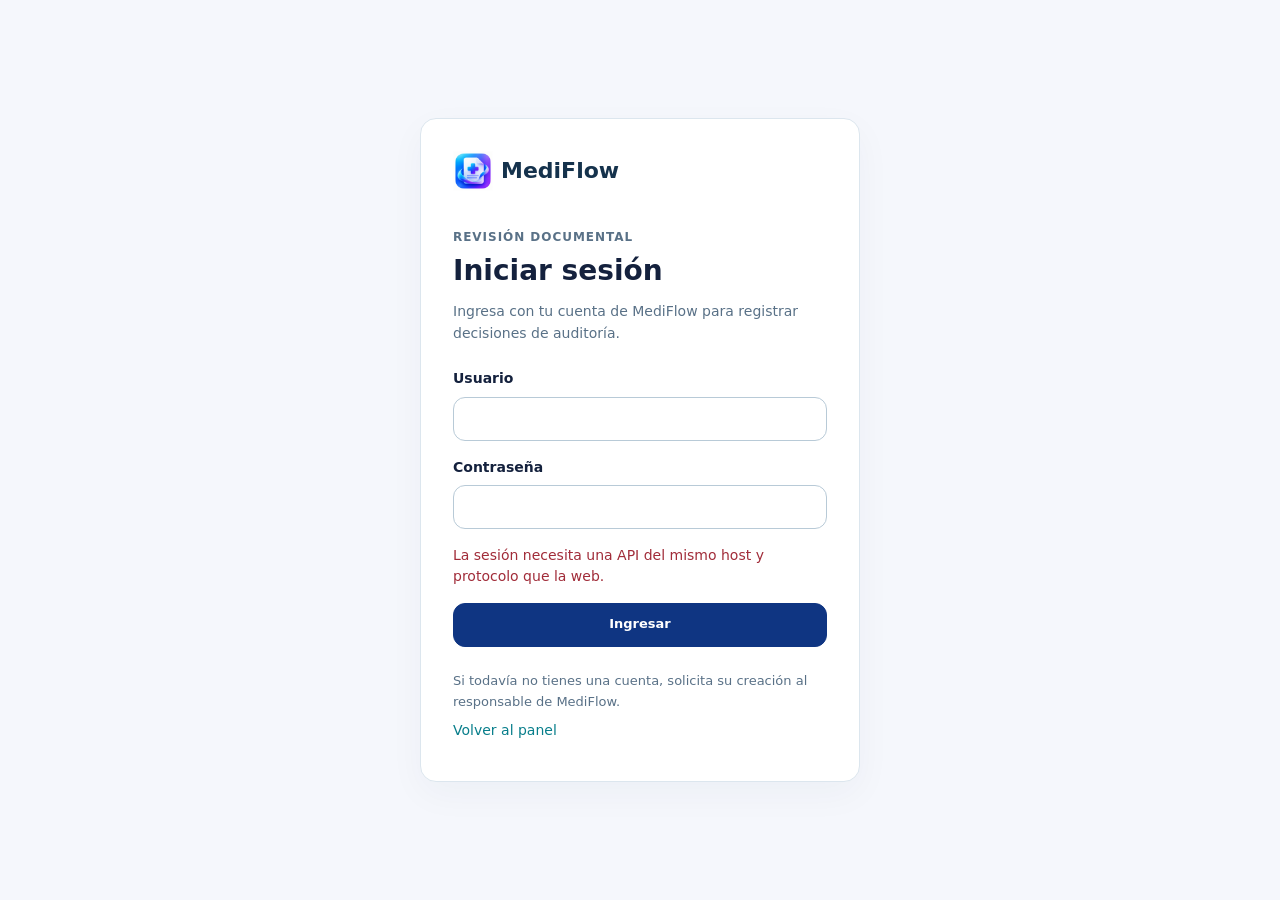
<file: mediflow/frontend_web/src/login/index.html>
<!DOCTYPE html>
<html lang="es">
<head>
  <meta charset="UTF-8">
  <meta name="viewport" content="width=device-width, initial-scale=1">
  <meta name="referrer" content="same-origin">
  <title>Iniciar sesión · MediFlow</title>
<link rel="icon" type="image/png" sizes="64x64" href="../assets/img/favicon.png">
  <link rel="stylesheet" href="../assets/css/styles.css">
  <link rel="stylesheet" href="styles.css?v=s4-login-20261024">
</head>
<body data-screen="login">
  <!-- Agregado por Edil: usuarios de MediFlow independientes de la red Tailscale. -->
  <main class="login-shell">
    <section class="login-card" aria-labelledby="loginTitle">
      <a class="login-brand" href="../historial/index.html" aria-label="MediFlow, consultar historial"><img src="../assets/img/mediflow-icon.png" width="40" height="40" alt=""> MediFlow</a>
      <p class="login-eyebrow">REVISIÓN DOCUMENTAL</p>
      <h1 id="loginTitle">Iniciar sesión</h1>
      <p class="login-description">Ingresa con tu cuenta de MediFlow para registrar decisiones de auditoría.</p>
      <form id="loginForm" method="post" aria-describedby="loginStatus">
        <div class="login-field"><label for="username">Usuario</label><input class="input" id="username" name="username" type="text" autocomplete="username" autocapitalize="none" spellcheck="false" maxlength="128" required></div>
        <div class="login-field"><label for="password">Contraseña</label><input class="input" id="password" name="password" type="password" autocomplete="current-password" maxlength="1024" required></div>
        <p id="loginStatus" class="login-status" role="status" aria-live="polite">Comprobando sesión…</p>
        <button id="loginSubmit" class="btn btn--primary btn--block" type="submit" disabled>Ingresar</button>
      </form>
      <p class="login-help">Si todavía no tienes una cuenta, solicita su creación al responsable de MediFlow.</p>
      <a class="login-back" href="../auditoria/index.html">Volver al panel</a>
      <noscript><p class="login-status">Activa JavaScript para iniciar sesión.</p></noscript>
    </section>
  </main>
  <script src="../assets/js/api-config.js"></script>
  <script src="../assets/js/auth-api.js?v=funnel-original-4"></script>
  <script src="app.js?v=s4-login-20261024"></script>
</body>
</html>
</file>
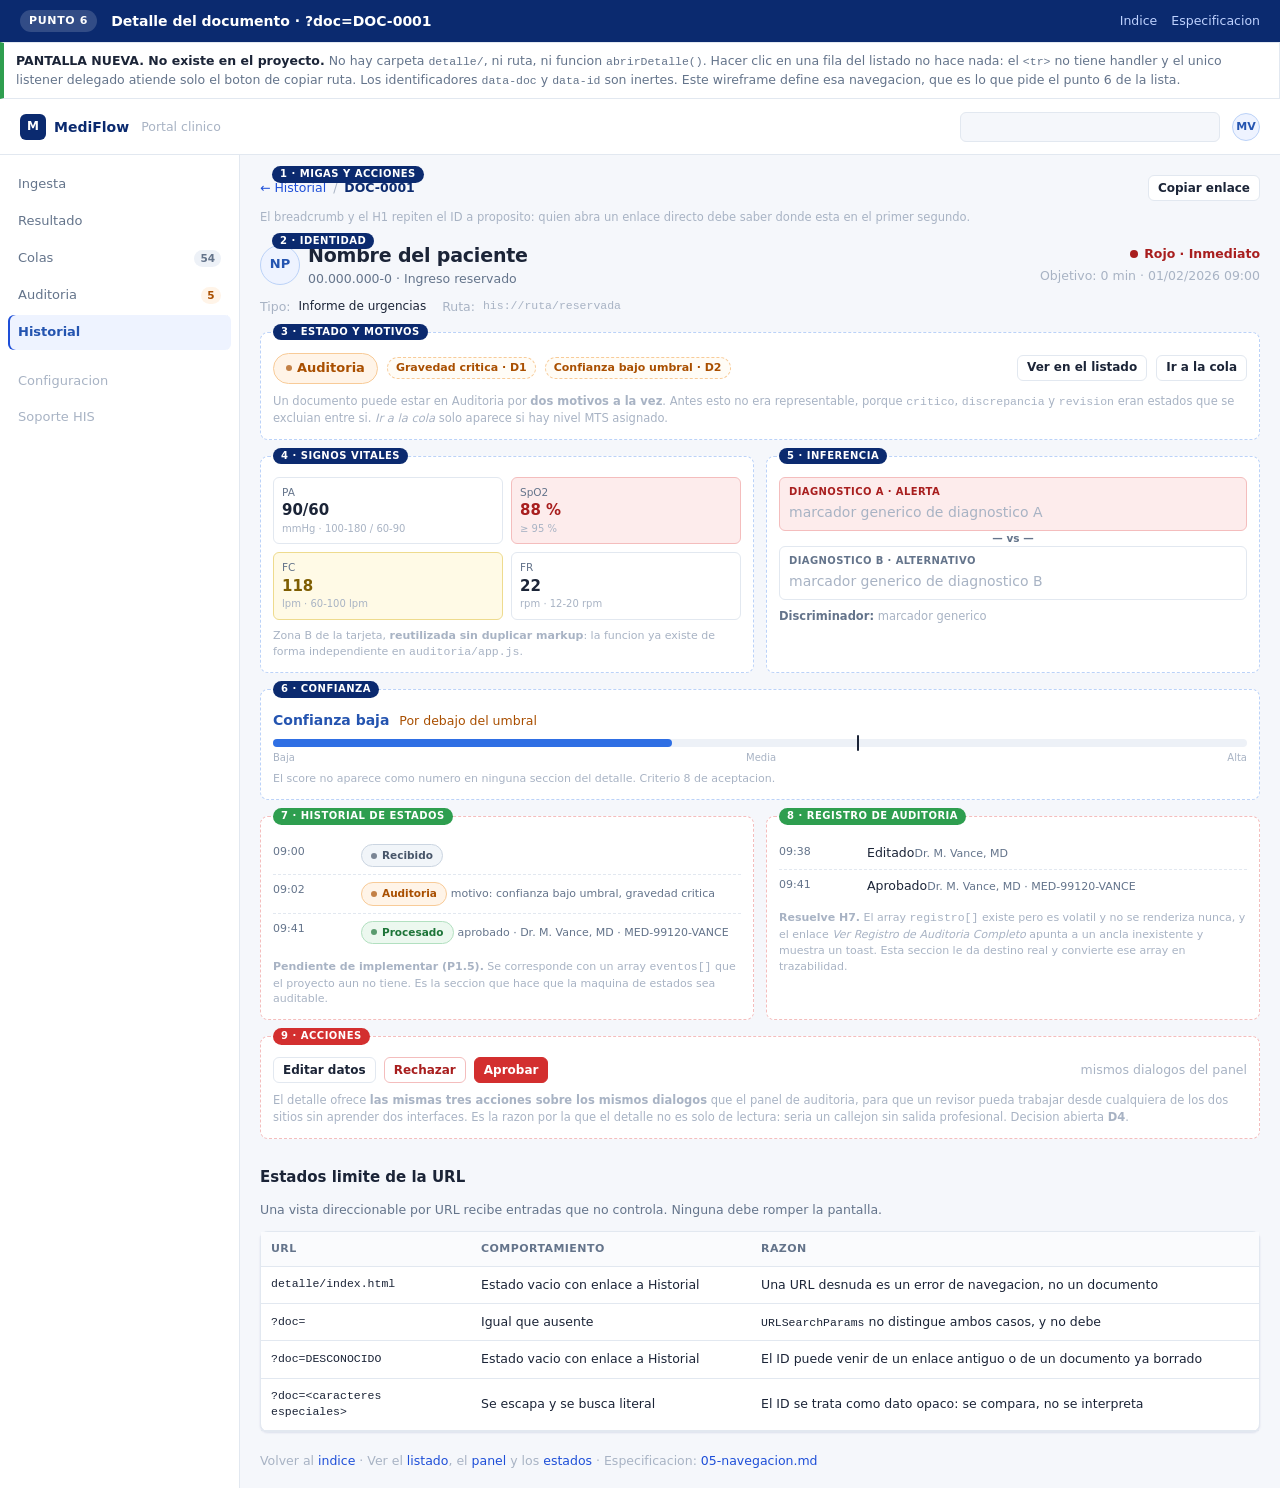
<file: docs/wireframes/html/detalle.html>
<!DOCTYPE html>
<html lang="es">
<head>
<meta charset="utf-8">
<meta name="viewport" content="width=device-width, initial-scale=1">
<title>Wireframe 04 — Detalle del documento</title>
<link rel="stylesheet" href="styles.css">
</head>
<body>

<div class="wf-docbar">
  <span class="wf-docbar__tag">Punto 6</span>
  <span class="wf-docbar__title">Detalle del documento &middot; ?doc=DOC-0001</span>
  <span class="wf-docbar__sep"></span>
  <a href="index.html">Indice</a>
  <a href="../05-navegacion.md">Especificacion</a>
</div>

<div class="wf-note wf-note--nuevo" style="border-radius:0;border-left-width:4px;margin:0">
  <div>
    <strong>PANTALLA NUEVA. No existe en el proyecto.</strong>
    No hay carpeta <span class="wf-mono">detalle/</span>, ni ruta, ni funcion
    <span class="wf-mono">abrirDetalle()</span>. Hacer clic en una fila del listado no hace nada:
    el <span class="wf-mono">&lt;tr&gt;</span> no tiene handler y el unico listener delegado atiende
    solo el boton de copiar ruta. Los identificadores
    <span class="wf-mono">data-doc</span> y <span class="wf-mono">data-id</span> son inertes.
    Este wireframe define esa navegacion, que es lo que pide el punto 6 de la lista.
  </div>
</div>

<div class="wf">

  <header class="wf__header">
    <div class="wf__brand"><span class="wf__logo">M</span> MediFlow</div>
    <span class="wf-sub wf-dim">Portal clinico</span>
    <div class="wf__search"></div>
    <div class="wf__avatar">MV</div>
  </header>

  <nav class="wf__sidebar">
    <a class="wf__navitem" href="#" onclick="return false"><span>Ingesta</span></a>
    <a class="wf__navitem" href="#" onclick="return false"><span>Resultado</span></a>
    <a class="wf__navitem" href="#" onclick="return false"><span>Colas</span><span class="wf__navbadge">54</span></a>
    <a class="wf__navitem" href="panel-auditoria.html"><span>Auditoria</span><span class="wf__navbadge wf__navbadge--alerta">5</span></a>
    <a class="wf__navitem wf__navitem--active" href="listado.html" aria-current="page"><span>Historial</span></a>
    <div style="margin-top:14px">
      <div class="wf__navitem wf__navitem--ghost"><span>Configuracion</span></div>
      <div class="wf__navitem wf__navitem--ghost"><span>Soporte HIS</span></div>
    </div>
  </nav>

  <main class="wf__main">

    <div class="wf-region" style="margin-bottom:16px">
      <span class="wf-region__n">1 · MIGAS Y ACCIONES</span>
      <div class="wf-row wf-row--wrap" style="gap:12px">
        <nav class="wf-crumb" aria-label="Ruta">
          <a href="listado.html">&larr; Historial</a>
          <span class="wf-crumb__sep">/</span>
          <span class="wf-docid">DOC-0001</span>
        </nav>
        <span class="wf-spacer"></span>
        <span class="wf-btn wf-btn--sm">Copiar enlace</span>
      </div>
      <p class="wf-sub wf-dim" style="margin-top:8px;font-size:11.5px">
        El breadcrumb y el H1 repiten el ID a proposito: quien abra un enlace directo debe saber
        donde esta en el primer segundo.
      </p>
    </div>

    <div class="wf-region" style="margin-bottom:16px">
      <span class="wf-region__n">2 · IDENTIDAD</span>
      <div class="wf-row wf-row--wrap" style="gap:14px">
        <div class="wf-idcell">
          <span class="wf-idcell__av" style="width:40px;height:40px;font-size:13px">NP</span>
          <div>
            <h1 class="wf-h1" style="font-size:19px">Nombre del paciente</h1>
            <p class="wf-sub">00.000.000-0 &middot; Ingreso reservado</p>
          </div>
        </div>
        <span class="wf-spacer"></span>
        <div style="display:grid;gap:4px;text-align:right">
          <span class="wf-mts wf-mts--rojo" style="justify-content:flex-end"><span class="wf-mts__dot"></span>Rojo &middot; Inmediato</span>
          <span class="wf-sub wf-dim">Objetivo: 0 min &middot; 01/02/2026 09:00</span>
        </div>
      </div>
      <div class="wf-row wf-row--wrap" style="gap:8px;margin-top:10px;font-size:12px">
        <span class="wf-sub wf-dim">Tipo:</span><span>Informe de urgencias</span>
        <span class="wf-sub wf-dim" style="margin-left:8px">Ruta:</span>
        <span class="wf-mono wf-dim">his://ruta/reservada</span>
      </div>
    </div>

    <div class="wf-region wf-region--outline" style="margin-bottom:16px;padding-top:16px">
      <span class="wf-region__n">3 · ESTADO Y MOTIVOS</span>
      <div style="padding:4px 12px 12px">
        <div class="wf-row wf-row--wrap" style="gap:9px">
          <span class="wf-chip wf-chip--auditoria" style="font-size:13px;padding:5px 12px"><span class="wf-chip__dot"></span>Auditoria</span>
          <span class="wf-motivo">Gravedad critica &middot; D1</span>
          <span class="wf-motivo">Confianza bajo umbral &middot; D2</span>
          <span class="wf-spacer"></span>
          <a class="wf-btn wf-btn--sm" href="listado.html">Ver en el listado</a>
          <a class="wf-btn wf-btn--sm" href="#" onclick="return false">Ir a la cola</a>
        </div>
        <p class="wf-sub wf-dim" style="margin-top:9px;font-size:11.5px">
          Un documento puede estar en Auditoria por <strong>dos motivos a la vez</strong>. Antes esto
          no era representable, porque <span class="wf-mono">critico</span>,
          <span class="wf-mono">discrepancia</span> y <span class="wf-mono">revision</span> eran estados
          que se excluian entre si. <em>Ir a la cola</em> solo aparece si hay nivel MTS asignado.
        </p>
      </div>
    </div>

    <div class="wf-grid2" style="margin-bottom:16px">

      <div class="wf-region wf-region--outline" style="padding-top:16px">
        <span class="wf-region__n">4 · SIGNOS VITALES</span>
        <div style="padding:4px 12px 12px">
          <div class="wf-zone" style="border:0;padding:0;background:transparent">
            <div class="wf-vitals" style="grid-template-columns:repeat(2,1fr)">
              <div class="wf-vital"><div class="wf-vital__k">PA</div><div class="wf-vital__v">90/60</div><div class="wf-vital__r">mmHg · 100-180 / 60-90</div></div>
              <div class="wf-vital wf-vital--crit"><div class="wf-vital__k">SpO2</div><div class="wf-vital__v">88 %</div><div class="wf-vital__r">&ge; 95 %</div></div>
              <div class="wf-vital wf-vital--mal"><div class="wf-vital__k">FC</div><div class="wf-vital__v">118</div><div class="wf-vital__r">lpm · 60-100 lpm</div></div>
              <div class="wf-vital"><div class="wf-vital__k">FR</div><div class="wf-vital__v">22</div><div class="wf-vital__r">rpm · 12-20 rpm</div></div>
            </div>
          </div>
          <p class="wf-sub wf-dim" style="margin-top:8px;font-size:11px">
            Zona B de la tarjeta, <strong>reutilizada sin duplicar markup</strong>: la funcion ya
            existe de forma independiente en <span class="wf-mono">auditoria/app.js</span>.
          </p>
        </div>
      </div>

      <div class="wf-region wf-region--outline" style="padding-top:16px">
        <span class="wf-region__n">5 · INFERENCIA</span>
        <div style="padding:4px 12px 12px">
          <div class="wf-zone" style="border:0;padding:0;background:transparent">
            <div class="wf-dx wf-dx--a">
              <div class="wf-dx__k">Diagnostico A &middot; alerta</div>
              <div><span class="wf-dim">marcador generico de diagnostico A</span></div>
            </div>
            <div class="wf-dx__vs">&mdash; vs &mdash;</div>
            <div class="wf-dx wf-dx--b">
              <div class="wf-dx__k">Diagnostico B &middot; alternativo</div>
              <div><span class="wf-dim">marcador generico de diagnostico B</span></div>
            </div>
            <p class="wf-sub" style="margin-top:8px;font-size:11.5px">
              <strong>Discriminador:</strong> <span class="wf-dim">marcador generico</span></p>
          </div>
        </div>
      </div>

    </div>

    <div class="wf-region wf-region--outline" style="margin-bottom:16px;padding-top:16px">
      <span class="wf-region__n">6 · CONFIANZA</span>
      <div style="padding:4px 12px 12px">
        <div class="wf-row" style="gap:10px">
          <span class="wf-conf__band" style="color:var(--mts-azul-ink)">Confianza baja</span>
          <span class="wf-sub" style="color:var(--mts-naranja-ink)">Por debajo del umbral</span>
        </div>
        <div class="wf-conf__track">
          <div class="wf-conf__fill" style="width:41%"></div>
          <div class="wf-conf__marker" style="left:60%"></div>
        </div>
        <div class="wf-conf__scale"><span>Baja</span><span>Media</span><span>Alta</span></div>
        <p class="wf-sub wf-dim" style="margin-top:6px;font-size:11px">
          El score no aparece como numero en ninguna seccion del detalle. Criterio 8 de aceptacion.
        </p>
      </div>
    </div>

    <div class="wf-grid2" style="margin-bottom:16px">

      <div class="wf-region wf-region--outline wf-region--outline-hueco" style="padding-top:16px">
        <span class="wf-region__n" style="background:var(--mts-verde)">7 · HISTORIAL DE ESTADOS</span>
        <div style="padding:4px 12px 12px">
          <div class="wf-tl">
            <div class="wf-tl__item">
              <span class="wf-tl__when">09:00</span>
              <span class="wf-tl__what"><span class="wf-chip wf-chip--recibido" style="font-size:10.5px"><span class="wf-chip__dot"></span>Recibido</span></span>
            </div>
            <div class="wf-tl__item">
              <span class="wf-tl__when">09:02</span>
              <span class="wf-tl__what">
                <span class="wf-chip wf-chip--auditoria" style="font-size:10.5px"><span class="wf-chip__dot"></span>Auditoria</span>
                <span class="wf-tl__who">motivo: confianza bajo umbral, gravedad critica</span>
              </span>
            </div>
            <div class="wf-tl__item">
              <span class="wf-tl__when">09:41</span>
              <span class="wf-tl__what">
                <span class="wf-chip wf-chip--procesado" style="font-size:10.5px"><span class="wf-chip__dot"></span>Procesado</span>
                <span class="wf-tl__who">aprobado &middot; Dr. M. Vance, MD &middot; MED-99120-VANCE</span>
              </span>
            </div>
          </div>
          <p class="wf-sub wf-dim" style="margin-top:8px;font-size:11px">
            <strong>Pendiente de implementar (P1.5).</strong> Se corresponde con un array
            <span class="wf-mono">eventos[]</span> que el proyecto aun no tiene. Es la seccion que
            hace que la maquina de estados sea auditable.
          </p>
        </div>
      </div>

      <div class="wf-region wf-region--outline wf-region--outline-hueco" style="padding-top:16px">
        <span class="wf-region__n" style="background:var(--mts-verde)">8 · REGISTRO DE AUDITORIA</span>
        <div style="padding:4px 12px 12px">
          <div class="wf-tl">
            <div class="wf-tl__item">
              <span class="wf-tl__when">09:38</span>
              <span class="wf-tl__what">Editado<span class="wf-tl__who">Dr. M. Vance, MD</span></span>
            </div>
            <div class="wf-tl__item">
              <span class="wf-tl__when">09:41</span>
              <span class="wf-tl__what">Aprobado<span class="wf-tl__who">Dr. M. Vance, MD &middot; MED-99120-VANCE</span></span>
            </div>
          </div>
          <p class="wf-sub wf-dim" style="margin-top:8px;font-size:11px">
            <strong>Resuelve H7.</strong> El array <span class="wf-mono">registro[]</span> existe pero
            es volatil y no se renderiza nunca, y el enlace <em>Ver Registro de Auditoria Completo</em>
            apunta a un ancla inexistente y muestra un toast. Esta seccion le da destino real y
            convierte ese array en trazabilidad.
          </p>
        </div>
      </div>

    </div>

    <div class="wf-region wf-region--outline-hueco" style="padding-top:16px;border:1px dashed var(--mts-rojo-border);border-radius:var(--radius);background:var(--card)">
      <span class="wf-region__n" style="background:var(--mts-rojo)">9 · ACCIONES</span>
      <div style="padding:4px 12px 12px">
        <div class="wf-row wf-row--wrap" style="gap:8px">
          <span class="wf-btn wf-btn--sm">Editar datos</span>
          <span class="wf-btn wf-btn--sm wf-btn--outline-danger">Rechazar</span>
          <span class="wf-btn wf-btn--sm wf-btn--danger">Aprobar</span>
          <span class="wf-spacer"></span>
          <span class="wf-sub wf-dim">mismos dialogos del panel</span>
        </div>
        <p class="wf-sub wf-dim" style="margin-top:9px;font-size:11.5px">
          El detalle ofrece <strong>las mismas tres acciones sobre los mismos dialogos</strong> que el
          panel de auditoria, para que un revisor pueda trabajar desde cualquiera de los dos sitios
          sin aprender dos interfaces. Es la razon por la que el detalle no es solo de lectura: seria
          un callejon sin salida profesional. Decision abierta <strong>D4</strong>.
        </p>
      </div>
    </div>

    <!-- ESTADOS LIMITE -->
    <h2 class="wf-h2" style="margin:28px 0 12px">Estados limite de la URL</h2>
    <p class="wf-sub" style="margin-bottom:12px">
      Una vista direccionable por URL recibe entradas que no controla. Ninguna debe romper la pantalla.
    </p>

    <div class="wf-card">
      <table class="wf-table">
        <thead><tr><th style="width:210px">URL</th><th style="width:280px">Comportamiento</th><th>Razon</th></tr></thead>
        <tbody>
          <tr><td class="wf-mono">detalle/index.html</td><td>Estado vacio con enlace a Historial</td><td>Una URL desnuda es un error de navegacion, no un documento</td></tr>
          <tr><td class="wf-mono">?doc=</td><td>Igual que ausente</td><td><span class="wf-mono">URLSearchParams</span> no distingue ambos casos, y no debe</td></tr>
          <tr><td class="wf-mono">?doc=DESCONOCIDO</td><td>Estado vacio con enlace a Historial</td><td>El ID puede venir de un enlace antiguo o de un documento ya borrado</td></tr>
          <tr><td class="wf-mono">?doc=&lt;caracteres especiales&gt;</td><td>Se escapa y se busca literal</td><td>El ID se trata como dato opaco: se compara, no se interpreta</td></tr>
        </tbody>
      </table>
    </div>

    <p class="wf-sub wf-dim" style="margin-top:20px">
      Volver al <a href="index.html">indice</a> · Ver el
      <a href="listado.html">listado</a>, el <a href="panel-auditoria.html">panel</a> y los
      <a href="estados.html">estados</a>
      · Especificacion: <a href="../05-navegacion.md">05-navegacion.md</a>
    </p>

  </main>
</div>

</body>
</html>
</file>
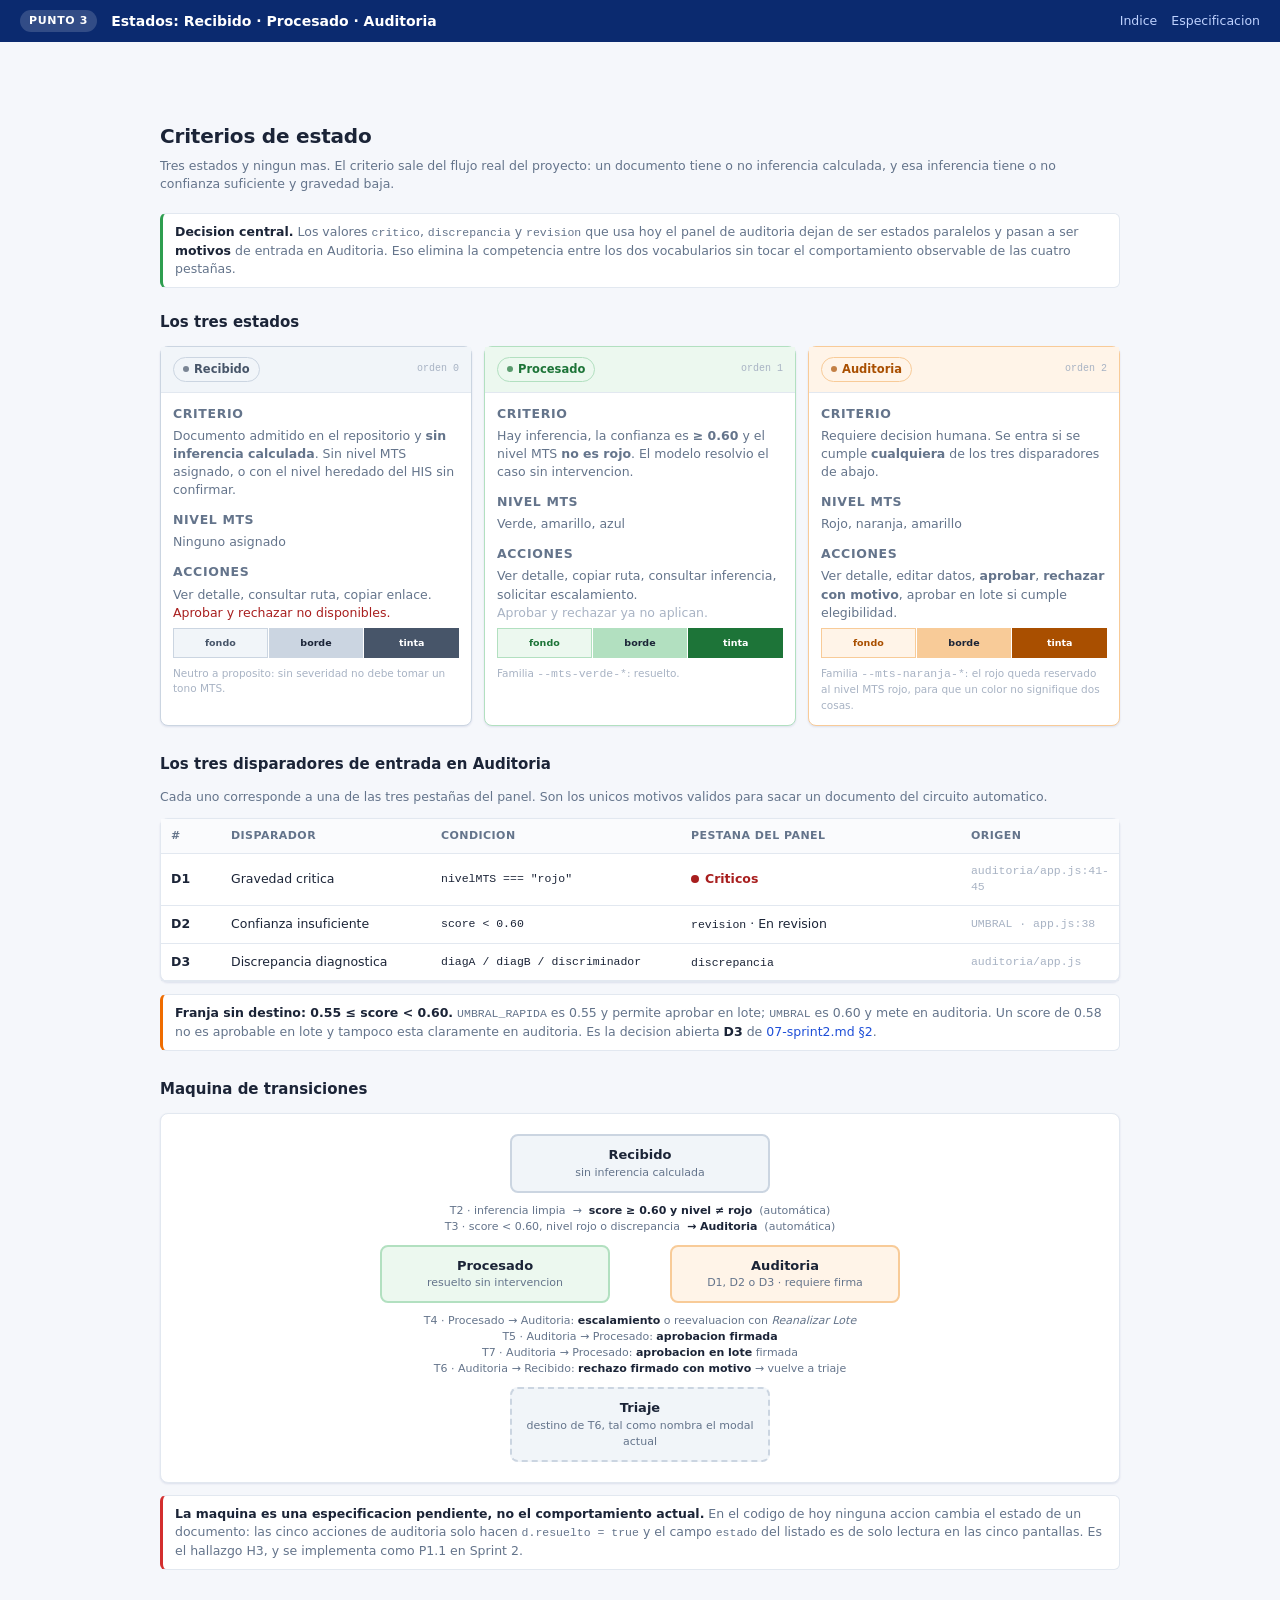
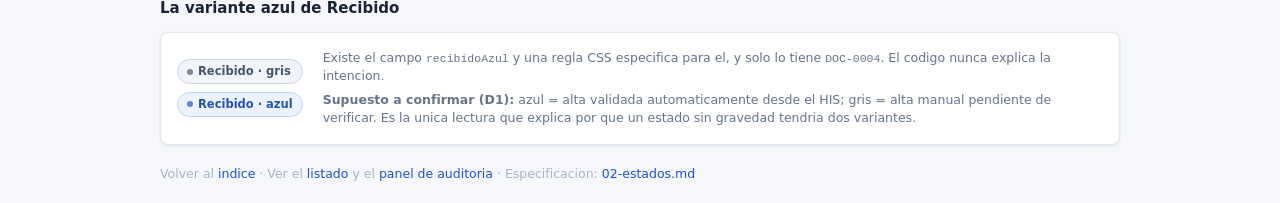
<file: docs/wireframes/html/estados.html>
<!DOCTYPE html>
<html lang="es">
<head>
<meta charset="utf-8">
<meta name="viewport" content="width=device-width, initial-scale=1">
<title>Wireframe 02 — Estados del documento</title>
<link rel="stylesheet" href="styles.css">
</head>
<body>

<div class="wf-docbar">
  <span class="wf-docbar__tag">Punto 3</span>
  <span class="wf-docbar__title">Estados: Recibido · Procesado · Auditoria</span>
  <span class="wf-docbar__sep"></span>
  <a href="index.html">Indice</a>
  <a href="../02-estados.md">Especificacion</a>
</div>

<div class="wf" style="grid-template-columns:1fr;grid-template-areas:'header' 'main'">
  <div class="wf__main" style="padding:24px 20px;max-width:1000px;width:100%;margin:0 auto">

    <h1 class="wf-h1" style="margin-bottom:6px">Criterios de estado</h1>
    <p class="wf-sub" style="margin-bottom:20px">
      Tres estados y ningun mas. El criterio sale del flujo real del proyecto: un documento
      tiene o no inferencia calculada, y esa inferencia tiene o no confianza suficiente y
      gravedad baja.
    </p>

    <div class="wf-note wf-note--nuevo">
      <div>
        <strong>Decision central.</strong> Los valores <span class="wf-mono">critico</span>,
        <span class="wf-mono">discrepancia</span> y <span class="wf-mono">revision</span> que usa hoy
        el panel de auditoria dejan de ser estados paralelos y pasan a ser <strong>motivos</strong>
        de entrada en Auditoria. Eso elimina la competencia entre los dos vocabularios sin tocar
        el comportamiento observable de las cuatro pestañas.
      </div>
    </div>

    <!-- LOS TRES ESTADOS -->
    <h2 class="wf-h2" style="margin:24px 0 12px">Los tres estados</h2>

    <div class="wf-grid3">

      <div class="wf-card" style="border-color:#CBD5E1">
        <div class="wf-card__head" style="background:#F1F5F9">
          <span class="wf-chip wf-chip--recibido"><span class="wf-chip__dot"></span>Recibido</span>
          <span class="wf-spacer"></span>
          <span class="wf-mono wf-dim" style="font-size:10px">orden 0</span>
        </div>
        <div class="wf-card__body">
          <p class="wf-h3">Criterio</p>
          <p class="wf-sub" style="margin-top:4px">
            Documento admitido en el repositorio y <strong>sin inferencia calculada</strong>.
            Sin nivel MTS asignado, o con el nivel heredado del HIS sin confirmar.
          </p>
          <p class="wf-h3" style="margin-top:12px">Nivel MTS</p>
          <p class="wf-sub" style="margin-top:4px">Ninguno asignado</p>
          <p class="wf-h3" style="margin-top:12px">Acciones</p>
          <p class="wf-sub" style="margin-top:4px">Ver detalle, consultar ruta, copiar enlace.<br>
            <span style="color:var(--mts-rojo-ink)">Aprobar y rechazar no disponibles.</span></p>
          <div class="wf-swatch">
            <div style="background:#F1F5F9;border:1px solid #CBD5E1;color:#475569">fondo</div>
            <div style="background:#CBD5E1;color:#1B2437">borde</div>
            <div style="background:#475569;color:#fff">tinta</div>
          </div>
          <p class="wf-sub wf-dim" style="margin-top:8px;font-size:10.5px">
            Neutro a proposito: sin severidad no debe tomar un tono MTS.
          </p>
        </div>
      </div>

      <div class="wf-card" style="border-color:var(--mts-verde-border)">
        <div class="wf-card__head" style="background:var(--mts-verde-bg)">
          <span class="wf-chip wf-chip--procesado"><span class="wf-chip__dot"></span>Procesado</span>
          <span class="wf-spacer"></span>
          <span class="wf-mono wf-dim" style="font-size:10px">orden 1</span>
        </div>
        <div class="wf-card__body">
          <p class="wf-h3">Criterio</p>
          <p class="wf-sub" style="margin-top:4px">
            Hay inferencia, la confianza es <strong>&ge; 0.60</strong> y el nivel MTS
            <strong>no es rojo</strong>. El modelo resolvio el caso sin intervencion.
          </p>
          <p class="wf-h3" style="margin-top:12px">Nivel MTS</p>
          <p class="wf-sub" style="margin-top:4px">Verde, amarillo, azul</p>
          <p class="wf-h3" style="margin-top:12px">Acciones</p>
          <p class="wf-sub" style="margin-top:4px">
            Ver detalle, copiar ruta, consultar inferencia, solicitar escalamiento.
            <br><span class="wf-dim">Aprobar y rechazar ya no aplican.</span></p>
          <div class="wf-swatch">
            <div style="background:#ECF8EF;border:1px solid #B2E0C0;color:#1D7438">fondo</div>
            <div style="background:#B2E0C0;color:#1B2437">borde</div>
            <div style="background:#1D7438;color:#fff">tinta</div>
          </div>
          <p class="wf-sub wf-dim" style="margin-top:8px;font-size:10.5px">
            Familia <span class="wf-mono">--mts-verde-*</span>: resuelto.
          </p>
        </div>
      </div>

      <div class="wf-card" style="border-color:var(--mts-naranja-border)">
        <div class="wf-card__head" style="background:var(--mts-naranja-bg)">
          <span class="wf-chip wf-chip--auditoria"><span class="wf-chip__dot"></span>Auditoria</span>
          <span class="wf-spacer"></span>
          <span class="wf-mono wf-dim" style="font-size:10px">orden 2</span>
        </div>
        <div class="wf-card__body">
          <p class="wf-h3">Criterio</p>
          <p class="wf-sub" style="margin-top:4px">
            Requiere decision humana. Se entra si se cumple <strong>cualquiera</strong> de los
            tres disparadores de abajo.
          </p>
          <p class="wf-h3" style="margin-top:12px">Nivel MTS</p>
          <p class="wf-sub" style="margin-top:4px">Rojo, naranja, amarillo</p>
          <p class="wf-h3" style="margin-top:12px">Acciones</p>
          <p class="wf-sub" style="margin-top:4px">
            Ver detalle, editar datos, <strong>aprobar</strong>, <strong>rechazar con motivo</strong>,
            aprobar en lote si cumple elegibilidad.</p>
          <div class="wf-swatch">
            <div style="background:#FFF4E8;border:1px solid #F8CB98;color:#A94F00">fondo</div>
            <div style="background:#F8CB98;color:#1B2437">borde</div>
            <div style="background:#A94F00;color:#fff">tinta</div>
          </div>
          <p class="wf-sub wf-dim" style="margin-top:8px;font-size:10.5px">
            Familia <span class="wf-mono">--mts-naranja-*</span>: el rojo queda reservado
            al nivel MTS rojo, para que un color no signifique dos cosas.
          </p>
        </div>
      </div>

    </div>

    <!-- DISPARADORES -->
    <h2 class="wf-h2" style="margin:28px 0 12px">Los tres disparadores de entrada en Auditoria</h2>
    <p class="wf-sub" style="margin-bottom:12px">
      Cada uno corresponde a una de las tres pestañas del panel. Son los unicos motivos validos
      para sacar un documento del circuito automatico.
    </p>

    <div class="wf-card">
      <table class="wf-table">
        <thead><tr><th style="width:60px">#</th><th style="width:210px">Disparador</th><th style="width:250px">Condicion</th><th>Pestana del panel</th><th style="width:150px">Origen</th></tr></thead>
        <tbody>
          <tr>
            <td><strong>D1</strong></td>
            <td>Gravedad critica</td>
            <td class="wf-mono">nivelMTS === "rojo"</td>
            <td><span class="wf-mts wf-mts--rojo"><span class="wf-mts__dot"></span>Criticos</span></td>
            <td class="wf-mono wf-dim">auditoria/app.js:41-45</td>
          </tr>
          <tr>
            <td><strong>D2</strong></td>
            <td>Confianza insuficiente</td>
            <td class="wf-mono">score &lt; 0.60</td>
            <td><span class="wf-mono">revision</span> · En revision</td>
            <td class="wf-mono wf-dim">UMBRAL · app.js:38</td>
          </tr>
          <tr>
            <td><strong>D3</strong></td>
            <td>Discrepancia diagnostica</td>
            <td class="wf-mono">diagA / diagB / discriminador</td>
            <td><span class="wf-mono">discrepancia</span></td>
            <td class="wf-mono wf-dim">auditoria/app.js</td>
          </tr>
        </tbody>
      </table>
    </div>

    <div class="wf-note wf-note--decidir" style="margin-top:12px">
      <div>
        <strong>Franja sin destino: 0.55 &le; score &lt; 0.60.</strong>
        <span class="wf-mono">UMBRAL_RAPIDA</span> es 0.55 y permite aprobar en lote;
        <span class="wf-mono">UMBRAL</span> es 0.60 y mete en auditoria. Un score de 0.58 no es
        aprobable en lote y tampoco esta claramente en auditoria. Es la decision abierta
        <strong>D3</strong> de <a href="../07-sprint2.md">07-sprint2.md §2</a>.
      </div>
    </div>

    <!-- MAQUINA -->
    <h2 class="wf-h2" style="margin:28px 0 12px">Maquina de transiciones</h2>

    <div class="wf-card" style="padding:20px">
      <div class="wf-machine" style="justify-items:center">

        <div class="wf-node wf-node--recibido" style="width:260px">
          <div class="wf-node__t">Recibido</div>
          <div class="wf-node__c">sin inferencia calculada</div>
        </div>

        <div class="wf-edge">
          T2 · inferencia limpia &nbsp;&rarr;&nbsp; <b>score &ge; 0.60 y nivel &ne; rojo</b> &nbsp;(automática)<br>
          T3 · score &lt; 0.60, nivel rojo o discrepancia &nbsp;<b>&rarr; Auditoria</b> &nbsp;(automática)
        </div>

        <div class="wf-row" style="gap:60px;align-items:flex-start;width:100%;justify-content:center">
          <div class="wf-node wf-node--procesado" style="width:230px">
            <div class="wf-node__t">Procesado</div>
            <div class="wf-node__c">resuelto sin intervencion</div>
          </div>
          <div class="wf-node wf-node--auditoria" style="width:230px">
            <div class="wf-node__t">Auditoria</div>
            <div class="wf-node__c">D1, D2 o D3 · requiere firma</div>
          </div>
        </div>

        <div class="wf-edge" style="width:100%;max-width:560px">
          T4 · Procesado &rarr; Auditoria: <b>escalamiento</b> o reevaluacion con <i>Reanalizar Lote</i><br>
          T5 · Auditoria &rarr; Procesado: <b>aprobacion firmada</b><br>
          T7 · Auditoria &rarr; Procesado: <b>aprobacion en lote</b> firmada<br>
          T6 · Auditoria &rarr; Recibido: <b>rechazo firmado con motivo</b> → vuelve a triaje
        </div>

        <div class="wf-node wf-node--recibido" style="width:260px;border-style:dashed">
          <div class="wf-node__t">Triaje</div>
          <div class="wf-node__c">destino de T6, tal como nombra el modal actual</div>
        </div>

      </div>
    </div>

    <div class="wf-note wf-note--hueco" style="margin-top:12px">
      <div>
        <strong>La maquina es una especificacion pendiente, no el comportamiento actual.</strong>
        En el codigo de hoy ninguna accion cambia el estado de un documento: las cinco acciones
        de auditoria solo hacen <span class="wf-mono">d.resuelto = true</span> y el campo
        <span class="wf-mono">estado</span> del listado es de solo lectura en las cinco pantallas.
        Es el hallazgo H3, y se implementa como P1.1 en Sprint 2.
      </div>
    </div>

    <!-- VARIANTE AZUL -->
    <h2 class="wf-h2" style="margin:28px 0 12px">La variante azul de Recibido</h2>

    <div class="wf-card" style="padding:16px">
      <div class="wf-row wf-row--wrap" style="gap:20px">
        <div style="display:grid;gap:8px">
          <span class="wf-chip wf-chip--recibido"><span class="wf-chip__dot"></span>Recibido · gris</span>
          <span class="wf-chip wf-chip--recibido-alt"><span class="wf-chip__dot"></span>Recibido · azul</span>
        </div>
        <div style="flex:1;min-width:280px">
          <p class="wf-sub">
            Existe el campo <span class="wf-mono">recibidoAzul</span> y una regla CSS especifica
            para el, y solo lo tiene <span class="wf-mono">DOC-0004</span>. El codigo nunca explica
            la intencion.
          </p>
          <p class="wf-sub" style="margin-top:6px">
            <strong>Supuesto a confirmar (D1):</strong> azul = alta validada automaticamente desde
            el HIS; gris = alta manual pendiente de verificar. Es la unica lectura que explica
            por que un estado sin gravedad tendria dos variantes.
          </p>
        </div>
      </div>
    </div>

    <p class="wf-sub wf-dim" style="margin-top:20px">
      Volver al <a href="index.html">indice</a> · Ver el
      <a href="listado.html">listado</a> y el <a href="panel-auditoria.html">panel de auditoria</a>
      · Especificacion: <a href="../02-estados.md">02-estados.md</a>
    </p>

  </div>
</div>

</body>
</html>
</file>
<file: assets/css/styles.css>
/* ==========================================================================
   MediFlow Clinical Portal — hoja de estilos común
   Tokens de marca, shell de la aplicación y componentes compartidos.
   Cada pantalla añade su propia hoja en <link> después de esta.
   ========================================================================== */


:root {
  /* Marca */
  --navy: #0B2A6F;
  --blue: #1E4FD8;
  --blue-50: #EEF3FF;
  --bg: #F5F7FB;
  --card: #FFFFFF;
  --border: #E2E8F0;
  --text: #1B2437;
  --muted: #64748B;

  /* MTS — colores oficiales */
  --mts-rojo: #D32F2F;
  --mts-naranja: #EF6C00;
  --mts-amarillo: #D9A400;
  --mts-verde: #2E9E4F;
  --mts-azul: #2F6FE4;

  /* MTS — variantes suaves de fondo y borde */
  --mts-rojo-bg: #FDECEC;      --mts-rojo-border: #F4BDBD;
  --mts-naranja-bg: #FFF4E8;   --mts-naranja-border: #F8CB98;
  --mts-amarillo-bg: #FFFAE6;  --mts-amarillo-border: #EEDB8E;
  --mts-verde-bg: #ECF8EF;     --mts-verde-border: #B2E0C0;
  --mts-azul-bg: #EDF3FE;      --mts-azul-border: #BBD2F8;

  /* MTS — tinta de texto (contraste AA sobre su fondo suave) */
  --mts-rojo-ink: #A81E1E;
  --mts-naranja-ink: #A94F00;
  --mts-amarillo-ink: #7E5D00;
  --mts-verde-ink: #1D7438;
  --mts-azul-ink: #2454B0;

  /* Tipografía */
  --font: "Inter", system-ui, -apple-system, "Segoe UI", Roboto, sans-serif;
  --fs-base: 14px;

  /* Forma y elevación */
  --radius: 8px;
  --radius-sm: 6px;
  --radius-pill: 999px;
  --shadow-sm: 0 1px 2px rgba(11, 42, 111, .06), 0 1px 3px rgba(11, 42, 111, .05);
  --shadow-md: 0 4px 12px rgba(11, 42, 111, .08);
  --shadow-lg: 0 12px 30px rgba(11, 42, 111, .14);

  /* Métricas del shell */
  --header-h: 56px;
  --sidebar-w: 240px;
  --sidebar-w-collapsed: 64px;
  --gutter: 20px;
  --focus-ring: 0 0 0 3px rgba(30, 79, 216, .28);
}

/* --------------------------------------------------------------------------
   2. RESET Y BASE
   -------------------------------------------------------------------------- */
*,
*::before,
*::after { box-sizing: border-box; }

html { -webkit-text-size-adjust: 100%; }

body {
  margin: 0;
  height: 100vh;
  overflow: hidden;
  font-family: var(--font);
  font-size: var(--fs-base);
  line-height: 1.45;
  color: var(--text);
  background: var(--bg);
  -webkit-font-smoothing: antialiased;
}

h1, h2, h3, h4, p, figure, dl, dd { margin: 0; }
ul, ol { margin: 0; padding: 0; list-style: none; }
button, input, select, textarea { font: inherit; color: inherit; }
svg { display: block; flex: none; }
table { border-collapse: collapse; width: 100%; }

a { color: var(--blue); text-decoration: none; }
a:hover { text-decoration: underline; }

:focus-visible {
  outline: 2px solid var(--blue);
  outline-offset: 2px;
}

.sr-only {
  position: absolute;
  width: 1px; height: 1px;
  padding: 0; margin: -1px;
  overflow: hidden;
  clip: rect(0 0 0 0);
  white-space: nowrap;
  border: 0;
}

.icon { width: 18px; height: 18px; stroke: currentColor; fill: none; stroke-width: 1.8; stroke-linecap: round; stroke-linejoin: round; }
.icon--sm { width: 15px; height: 15px; }
.icon--lg { width: 22px; height: 22px; }

.truncate {
  min-width: 0;
  overflow: hidden;
  text-overflow: ellipsis;
  white-space: nowrap;
}

.nowrap { white-space: nowrap; }

.tabnum { font-variant-numeric: tabular-nums; }

.visually-hidden { display: none; }

/* --------------------------------------------------------------------------
   3. SHELL — CSS Grid "header header" / "sidebar main"
   -------------------------------------------------------------------------- */
.app {
  display: grid;
  grid-template-columns: var(--sidebar-w) minmax(0, 1fr);
  grid-template-rows: var(--header-h) minmax(0, 1fr);
  grid-template-areas:
    "header header"
    "sidebar main";
  height: 100vh;
}

/* --------------------------------------------------------------------------
   4. HEADER (56px, fijo)
   -------------------------------------------------------------------------- */
.topbar {
  grid-area: header;
  position: relative;
  z-index: 40;
  display: flex;
  align-items: center;
  gap: 14px;
  height: var(--header-h);
  padding: 0 14px 0 16px;
  background: var(--navy);
  color: #fff;
  box-shadow: 0 1px 0 rgba(255, 255, 255, .08), var(--shadow-md);
}

.topbar__brand {
  display: flex;
  align-items: center;
  gap: 10px;
  min-width: 0;
  flex: 0 0 auto;
}

.brand__mark {
  display: grid;
  place-items: center;
  width: 32px;
  height: 32px;
  border-radius: var(--radius-sm);
  background: #fff;
  color: var(--blue);
  box-shadow: 0 1px 3px rgba(0, 0, 0, .25);
}
.brand__mark .icon { width: 20px; height: 20px; stroke-width: 0; fill: currentColor; }

.brand__text {
  display: flex;
  flex-direction: column;
  justify-content: center;
  min-width: 0;
  gap: 1px;
}

.brand__name {
  font-size: 14.5px;
  font-weight: 600;
  letter-spacing: -.01em;
  white-space: nowrap;
}

/* Badge de conexión al HIS */
.conn {
  display: inline-flex;
  align-items: center;
  gap: 5px;
  padding: 1px 8px 1px 6px;
  border-radius: var(--radius-pill);
  background: rgba(255, 255, 255, .12);
  border: 1px solid rgba(255, 255, 255, .18);
  color: #DCE7FF;
  font-size: 11px;
  font-weight: 500;
  white-space: nowrap;
}
.conn__dot {
  width: 7px;
  height: 7px;
  border-radius: 50%;
  background: #3ED67F;
  box-shadow: 0 0 0 3px rgba(62, 214, 127, .22);
}

/* Buscador */
.topbar__search {
  position: relative;
  display: flex;
  align-items: center;
  flex: 1 1 260px;
  min-width: 0;
  max-width: 460px;
}
.topbar__search-icon {
  position: absolute;
  left: 10px;
  color: rgba(255, 255, 255, .6);
  pointer-events: none;
}
.topbar__search .input {
  width: 100%;
  height: 34px;
  padding: 0 10px 0 32px;
  color: #fff;
  background: rgba(255, 255, 255, .1);
  border: 1px solid rgba(255, 255, 255, .16);
  border-radius: var(--radius);
  transition: background .15s, border-color .15s, box-shadow .15s;
}
.topbar__search .input::placeholder { color: rgba(255, 255, 255, .62); }
.topbar__search .input:hover { background: rgba(255, 255, 255, .14); }
.topbar__search .input:focus {
  outline: none;
  background: #fff;
  color: var(--text);
  border-color: transparent;
  box-shadow: var(--focus-ring);
}
.topbar__search .input:focus::placeholder { color: var(--muted); }
.topbar__search .input:focus + .topbar__search-icon { display: none; }
.topbar__search kbd {
  position: absolute;
  right: 8px;
  padding: 1px 5px;
  font-size: 10px;
  color: rgba(255, 255, 255, .7);
  background: rgba(255, 255, 255, .12);
  border: 1px solid rgba(255, 255, 255, .2);
  border-radius: 4px;
  pointer-events: none;
}

.topbar__actions {
  display: flex;
  align-items: center;
  gap: 6px;
  flex: 0 0 auto;
  margin-left: auto;
}

/* Iconos de header */
.icon-btn {
  position: relative;
  display: grid;
  place-items: center;
  width: 34px;
  height: 34px;
  padding: 0;
  color: #E4EBFB;
  background: transparent;
  border: 1px solid transparent;
  border-radius: var(--radius);
  cursor: pointer;
  transition: background .15s, color .15s;
}
.icon-btn:hover { background: rgba(255, 255, 255, .13); color: #fff; }
.icon-btn .dot {
  position: absolute;
  top: 6px; right: 6px;
  width: 8px; height: 8px;
  border-radius: 50%;
  background: var(--mts-rojo);
  border: 2px solid var(--navy);
}

/* Perfil */
.menu { position: relative; flex: 0 0 auto; }

.user {
  display: flex;
  align-items: center;
  gap: 9px;
  padding: 4px 8px 4px 4px;
  background: rgba(255, 255, 255, .1);
  border: 1px solid rgba(255, 255, 255, .16);
  border-radius: var(--radius);
  color: #fff;
  cursor: pointer;
  transition: background .15s;
}
.user:hover { background: rgba(255, 255, 255, .16); }

.avatar {
  display: grid;
  place-items: center;
  width: 28px;
  height: 28px;
  border-radius: 50%;
  background: var(--blue);
  color: #fff;
  font-size: 11px;
  font-weight: 700;
  letter-spacing: .02em;
  flex: none;
}

.user__text { display: flex; flex-direction: column; align-items: flex-start; min-width: 0; line-height: 1.2; }
.user__name { font-size: 12.5px; font-weight: 600; white-space: nowrap; }
.user__role { font-size: 10.5px; color: #B9C8E8; white-space: nowrap; }

.menu__panel {
  position: absolute;
  top: calc(100% + 8px);
  right: 0;
  width: 232px;
  padding: 6px;
  background: var(--card);
  color: var(--text);
  border: 1px solid var(--border);
  border-radius: var(--radius);
  box-shadow: var(--shadow-lg);
}
.menu__panel[hidden] { display: none; }
.menu__head { padding: 8px 10px 10px; border-bottom: 1px solid var(--border); margin-bottom: 6px; }
.menu__item {
  display: flex;
  align-items: center;
  gap: 8px;
  width: 100%;
  padding: 8px 10px;
  background: none;
  border: 0;
  border-radius: var(--radius-sm);
  font-size: 13px;
  text-align: left;
  color: var(--text);
  cursor: pointer;
}
.menu__item:hover { background: var(--blue-50); color: var(--navy); }
.menu__sep { height: 1px; margin: 6px 4px; background: var(--border); }
.menu__meta { font-size: 11px; color: var(--muted); }

/* --------------------------------------------------------------------------
   5. SIDEBAR (240px)
   -------------------------------------------------------------------------- */
.sidebar {
  grid-area: sidebar;
  display: flex;
  flex-direction: column;
  min-height: 0;
  padding: 14px 10px 10px;
  background: var(--card);
  border-right: 1px solid var(--border);
  overflow-y: auto;
  overscroll-behavior: contain;
}

.side__unit {
  display: flex;
  align-items: center;
  gap: 10px;
  min-width: 0;
  padding: 8px 8px 12px;
  border-bottom: 1px solid var(--border);
}
.side__unit-icon {
  display: grid;
  place-items: center;
  width: 34px;
  height: 34px;
  flex: none;
  border-radius: var(--radius);
  background: var(--blue-50);
  color: var(--blue);
}
.side__unit-text { display: flex; flex-direction: column; min-width: 0; line-height: 1.25; }
.side__unit-name { font-size: 13.5px; font-weight: 650; color: var(--navy); white-space: nowrap; }
.side__unit-sub { font-size: 11px; color: var(--muted); white-space: nowrap; }

.side__primary { margin: 12px 0 10px; }

.side__nav { display: flex; flex-direction: column; gap: 2px; flex: 1 1 auto; }

.nav__item {
  position: relative;
  display: flex;
  align-items: center;
  gap: 10px;
  min-width: 0;
  padding: 9px 10px;
  border-radius: var(--radius);
  color: var(--text);
  font-size: 13.5px;
  font-weight: 500;
  cursor: pointer;
  transition: background .14s, color .14s;
}
.nav__item:hover { background: var(--blue-50); color: var(--navy); text-decoration: none; }
.nav__item .icon { color: var(--muted); transition: color .14s; }
.nav__item:hover .icon { color: var(--blue); }
.nav__label { min-width: 0; overflow: hidden; text-overflow: ellipsis; white-space: nowrap; }

.nav__item.is-active {
  background: var(--navy);
  color: #fff;
  font-weight: 600;
}
.nav__item.is-active .icon { color: #fff; }
.nav__item.is-active::before {
  content: "";
  position: absolute;
  left: -10px;
  top: 8px;
  bottom: 8px;
  width: 3px;
  border-radius: 0 3px 3px 0;
  background: #7FA8FF;
}

.nav__badge {
  margin-left: auto;
  flex: none;
  min-width: 20px;
  padding: 1px 6px;
  border-radius: var(--radius-pill);
  font-size: 11px;
  font-weight: 650;
  text-align: center;
  white-space: nowrap;
  font-variant-numeric: tabular-nums;
  background: var(--mts-azul-bg);
  color: var(--mts-azul-ink);
  border: 1px solid var(--mts-azul-border);
}
.nav__badge--alerta { background: var(--mts-rojo-bg); color: var(--mts-rojo-ink); border-color: var(--mts-rojo-border); }

.side__foot {
  display: flex;
  flex-direction: column;
  gap: 2px;
  margin-top: 12px;
  padding-top: 10px;
  border-top: 1px solid var(--border);
}

/* --------------------------------------------------------------------------
   6. MAIN
   -------------------------------------------------------------------------- */
.main {
  grid-area: main;
  min-width: 0;
  padding: var(--gutter) var(--gutter) 40px;
  overflow-y: auto;
  scrollbar-gutter: stable;
}

.page-head {
  display: flex;
  align-items: flex-end;
  justify-content: space-between;
  gap: 16px;
  flex-wrap: wrap;
  margin-bottom: 16px;
}
.page-head__text { min-width: 0; }
.page-head__eyebrow {
  display: flex;
  align-items: center;
  gap: 6px;
  font-size: 11.5px;
  font-weight: 600;
  letter-spacing: .06em;
  text-transform: uppercase;
  color: var(--blue);
  margin-bottom: 3px;
}
.page-head__title { font-size: 20px; font-weight: 700; letter-spacing: -.02em; color: var(--navy); }
.page-head__sub { font-size: 12.5px; color: var(--muted); margin-top: 2px; }
.page-head__actions { display: flex; align-items: center; gap: 8px; flex-wrap: wrap; }

/* --------------------------------------------------------------------------
   7. BADGES Y CHIPS
   -------------------------------------------------------------------------- */
.badge {
  --c: var(--muted);
  --c-ink: var(--text);
  --c-bg: var(--blue-50);
  --c-bd: var(--border);

  display: inline-flex;
  align-items: center;
  gap: 6px;
  padding: 2px 9px;
  border-radius: var(--radius-pill);
  background: var(--c-bg);
  border: 1px solid var(--c-bd);
  color: var(--c-ink);
  font-size: 11.5px;
  font-weight: 600;
  white-space: nowrap;
  flex: none;
}
.badge__dot { width: 7px; height: 7px; border-radius: 50%; background: var(--c); flex: none; }
.badge--xs { font-size: 10.5px; padding: 1px 7px; }

.badge--rojo    { --c: var(--mts-rojo);    --c-ink: var(--mts-rojo-ink);    --c-bg: var(--mts-rojo-bg);    --c-bd: var(--mts-rojo-border); }
.badge--naranja { --c: var(--mts-naranja); --c-ink: var(--mts-naranja-ink); --c-bg: var(--mts-naranja-bg); --c-bd: var(--mts-naranja-border); }
.badge--amarillo{ --c: var(--mts-amarillo);--c-ink: var(--mts-amarillo-ink);--c-bg: var(--mts-amarillo-bg);--c-bd: var(--mts-amarillo-border); }
.badge--verde   { --c: var(--mts-verde);   --c-ink: var(--mts-verde-ink);   --c-bg: var(--mts-verde-bg);   --c-bd: var(--mts-verde-border); }
.badge--azul    { --c: var(--mts-azul);    --c-ink: var(--mts-azul-ink);    --c-bg: var(--mts-azul-bg);    --c-bd: var(--mts-azul-border); }
.badge--gris    { --c: #94A3B8;             --c-ink: #475569;                 --c-bg: #F1F5F9;              --c-bd: #E2E8F0; }
.badge--navy    { --c: var(--navy);         --c-ink: var(--navy);              --c-bg: #EAEFFB;              --c-bd: #C9D6F4; }

.chip {
  display: inline-flex;
  align-items: center;
  gap: 6px;
  padding: 3px 10px;
  border-radius: var(--radius-pill);
  background: #fff;
  border: 1px solid var(--border);
  color: var(--muted);
  font-size: 11.5px;
  font-weight: 500;
  white-space: nowrap;
}
.chip .icon { color: var(--muted); }

/* --------------------------------------------------------------------------
   8. BOTONES
   -------------------------------------------------------------------------- */
.btn {
  display: inline-flex;
  align-items: center;
  justify-content: center;
  gap: 7px;
  min-width: 0;
  height: 36px;
  padding: 0 14px;
  border: 1px solid var(--border);
  border-radius: var(--radius);
  background: var(--card);
  color: var(--text);
  font-size: 13px;
  font-weight: 600;
  white-space: nowrap;
  cursor: pointer;
  transition: background .14s, border-color .14s, color .14s, box-shadow .14s;
}
.btn:hover { background: #F8FAFC; border-color: #CBD5E1; }
.btn:active { transform: translateY(.5px); }
.btn[disabled], .btn[aria-disabled="true"] { opacity: .55; cursor: not-allowed; }

.btn--primary { background: var(--navy); border-color: var(--navy); color: #fff; }
.btn--primary:hover { background: #0A2160; border-color: #0A2160; }

.btn--blue { background: var(--blue); border-color: var(--blue); color: #fff; }
.btn--blue:hover { background: #1A44BA; border-color: #1A44BA; }

.btn--danger { background: var(--mts-rojo); border-color: var(--mts-rojo); color: #fff; }
.btn--danger:hover { background: #B72A2A; border-color: #B72A2A; }

.btn--soft { background: var(--blue-50); border-color: #C9D9FB; color: var(--navy); }
.btn--soft:hover { background: #E2EBFF; border-color: #B4C9F7; }

.btn--ghost { background: transparent; border-color: transparent; color: var(--muted); }
.btn--ghost:hover { background: #EEF1F6; color: var(--text); }

.btn--block { width: 100%; }
.btn--sm { height: 30px; padding: 0 10px; font-size: 12px; }
.btn--lg { height: 42px; padding: 0 18px; font-size: 14px; }

/* Botón de header de emergencia */
.topbar .btn--danger {
  height: 34px;
  padding: 0 13px;
  font-size: 12.5px;
  box-shadow: 0 1px 2px rgba(0, 0, 0, .18);
}
.topbar .btn--danger:hover { background: #C02929; }

/* --------------------------------------------------------------------------
   9. TARJETAS
   -------------------------------------------------------------------------- */
.card {
  background: var(--card);
  border: 1px solid var(--border);
  border-radius: var(--radius);
  box-shadow: var(--shadow-sm);
  min-width: 0;
}
.card__head {
  display: flex;
  align-items: center;
  justify-content: space-between;
  gap: 12px;
  flex-wrap: wrap;
  padding: 13px 16px;
  border-bottom: 1px solid var(--border);
}
.card__title {
  display: flex;
  align-items: center;
  gap: 8px;
  min-width: 0;
  font-size: 13.5px;
  font-weight: 650;
  color: var(--navy);
}
.card__title .icon { color: var(--blue); }
.card__sub { font-size: 11.5px; color: var(--muted); font-weight: 400; }
.card__body { padding: 16px; }
.card__body--tight { padding: 12px; }
.card__foot {
  display: flex;
  align-items: center;
  justify-content: space-between;
  gap: 12px;
  flex-wrap: wrap;
  padding: 12px 16px;
  border-top: 1px solid var(--border);
  background: #FAFBFD;
  border-radius: 0 0 var(--radius) var(--radius);
}

.grid { display: grid; gap: 16px; min-width: 0; }
.grid--2 { grid-template-columns: minmax(0, 2fr) minmax(0, 1fr); align-items: start; }
.grid--3 { grid-template-columns: repeat(3, minmax(0, 1fr)); }
.grid--4 { grid-template-columns: repeat(4, minmax(0, 1fr)); }
.stack { display: flex; flex-direction: column; gap: 16px; min-width: 0; }

/* --------------------------------------------------------------------------
   10. KPIS
   -------------------------------------------------------------------------- */
.kpi {
  display: flex;
  align-items: center;
  gap: 12px;
  min-width: 0;
  padding: 14px 16px;
  background: var(--card);
  border: 1px solid var(--border);
  border-radius: var(--radius);
  box-shadow: var(--shadow-sm);
}
.kpi__icon {
  display: grid;
  place-items: center;
  width: 36px; height: 36px;
  flex: none;
  border-radius: var(--radius);
  background: var(--blue-50);
  color: var(--blue);
}
/* El cuerpo pasa a columna para que etiqueta, valor y ayuda caigan uno
   debajo del otro. Con spans en línea, min-width y overflow no aplican:
   el texto se salía de la tarjeta. `min-width: 0` sí hace falta en un
   contenedor flex, y sin él el hijo no puede encogerse por debajo del
   contenido. */
.kpi__body {
  display: flex;
  flex-direction: column;
  flex: 1 1 auto;
  min-width: 0;
}
.kpi__label {
  font-size: 11.5px;
  font-weight: 600;
  letter-spacing: .02em;
  text-transform: uppercase;
  color: var(--muted);
  white-space: nowrap;
  overflow: hidden;
  text-overflow: ellipsis;
}
.kpi__value {
  font-size: 20px;
  font-weight: 700;
  color: var(--navy);
  line-height: 1.15;
  font-variant-numeric: tabular-nums;
  white-space: nowrap;
  overflow: hidden;
  text-overflow: ellipsis;
}
.kpi__hint { font-size: 11.5px; color: var(--muted); white-space: nowrap; overflow: hidden; text-overflow: ellipsis; }
.kpi--rojo .kpi__icon { background: var(--mts-rojo-bg); color: var(--mts-rojo-ink); }
.kpi--naranja .kpi__icon { background: var(--mts-naranja-bg); color: var(--mts-naranja-ink); }
.kpi--verde .kpi__icon { background: var(--mts-verde-bg); color: var(--mts-verde-ink); }
.kpi--azul .kpi__icon { background: var(--mts-azul-bg); color: var(--mts-azul-ink); }

/* --------------------------------------------------------------------------
   11. FORMULARIOS
   -------------------------------------------------------------------------- */
.field { display: flex; flex-direction: column; gap: 5px; min-width: 0; }
.label { font-size: 12px; font-weight: 600; color: #35415A; }
.label .req { color: var(--mts-rojo); margin-left: 2px; }
.hint { font-size: 11.5px; color: var(--muted); }

.input, .select, .textarea {
  width: 100%;
  min-width: 0;
  height: 36px;
  padding: 0 10px;
  background: #fff;
  border: 1px solid var(--border);
  border-radius: var(--radius-sm);
  font-size: 13px;
  transition: border-color .14s, box-shadow .14s;
}
.textarea { height: auto; min-height: 76px; padding: 8px 10px; resize: vertical; line-height: 1.5; }
.select {
  appearance: none;
  padding-right: 30px;
  background-image: url("data:image/svg+xml,%3Csvg xmlns='http://www.w3.org/2000/svg' viewBox='0 0 24 24' fill='none' stroke='%2364748B' stroke-width='2' stroke-linecap='round' stroke-linejoin='round'%3E%3Cpath d='M6 9l6 6 6-6'/%3E%3C/svg%3E");
  background-repeat: no-repeat;
  background-position: right 8px center;
  background-size: 15px;
}
.input:hover, .select:hover, .textarea:hover { border-color: #CBD5E1; }
.input:focus, .select:focus, .textarea:focus {
  outline: none;
  border-color: var(--blue);
  box-shadow: var(--focus-ring);
}
.input::placeholder, .textarea::placeholder { color: #94A3B8; }
.input[readonly] { background: #F8FAFC; color: var(--muted); }
.input.is-invalid, .select.is-invalid { border-color: var(--mts-rojo); box-shadow: 0 0 0 3px var(--mts-rojo-bg); }

.form-grid { display: grid; gap: 12px; grid-template-columns: repeat(12, minmax(0, 1fr)); }
.col-2 { grid-column: span 2; } .col-3 { grid-column: span 3; }
.col-4 { grid-column: span 4; } .col-5 { grid-column: span 5; }
.col-6 { grid-column: span 6; } .col-8 { grid-column: span 8; }
.col-9 { grid-column: span 9; } .col-12 { grid-column: span 12; }

.form-foot {
  display: flex;
  align-items: center;
  justify-content: flex-end;
  gap: 8px;
  flex-wrap: wrap;
  padding-top: 4px;
}

/* Segmentado (sexo, sí/no) */
.segmented { display: inline-flex; padding: 3px; gap: 3px; background: #F1F5F9; border-radius: var(--radius); border: 1px solid var(--border); }
.segmented input { position: absolute; opacity: 0; pointer-events: none; }
.segmented label {
  padding: 5px 14px;
  border-radius: var(--radius-sm);
  font-size: 12.5px;
  font-weight: 600;
  color: var(--muted);
  cursor: pointer;
  white-space: nowrap;
}
.segmented input:checked + label { background: #fff; color: var(--navy); box-shadow: var(--shadow-sm); }
.segmented input:focus-visible + label { box-shadow: var(--focus-ring); }

/* Interruptor */
.switch { display: inline-flex; align-items: center; gap: 8px; cursor: pointer; white-space: nowrap; }
.switch input { position: absolute; opacity: 0; pointer-events: none; }
.switch__track {
  width: 34px; height: 20px;
  flex: none;
  border-radius: var(--radius-pill);
  background: #CBD5E1;
  position: relative;
  transition: background .15s;
}
.switch__track::after {
  content: "";
  position: absolute;
  top: 2px; left: 2px;
  width: 16px; height: 16px;
  border-radius: 50%;
  background: #fff;
  box-shadow: var(--shadow-sm);
  transition: transform .15s;
}
.switch input:checked + .switch__track { background: var(--mts-verde); }
.switch input:checked + .switch__track::after { transform: translateX(14px); }
.switch input:focus-visible + .switch__track { box-shadow: var(--focus-ring); }

/* Barra de herramientas / filtros */
.toolbar {
  display: flex;
  align-items: center;
  gap: 8px;
  flex-wrap: wrap;
  min-width: 0;
}
.toolbar__search { position: relative; display: flex; align-items: center; min-width: 190px; flex: 1 1 220px; max-width: 340px; }
.toolbar__search .icon { position: absolute; left: 10px; color: var(--muted); pointer-events: none; }
.toolbar__search .input { padding-left: 32px; }
.toolbar__divider { width: 1px; height: 24px; background: var(--border); flex: none; }

/* Grupo de filtros tipo segmento con color MTS */
.filters { display: flex; align-items: center; gap: 6px; flex-wrap: wrap; min-width: 0; }
.filter {
  display: inline-flex;
  align-items: center;
  gap: 6px;
  padding: 5px 11px;
  border-radius: var(--radius-pill);
  border: 1px solid var(--border);
  background: #fff;
  color: var(--muted);
  font-size: 12px;
  font-weight: 600;
  white-space: nowrap;
  cursor: pointer;
  transition: background .14s, color .14s, border-color .14s;
}
.filter:hover { border-color: #CBD5E1; color: var(--text); }
.filter__count { font-variant-numeric: tabular-nums; opacity: .75; }
.filter.is-on { background: var(--navy); border-color: var(--navy); color: #fff; }
.filter.is-on .filter__count { opacity: .85; }
.filter--mts.is-on[data-tone="rojo"] { background: var(--mts-rojo); border-color: var(--mts-rojo); }
.filter--mts.is-on[data-tone="naranja"] { background: var(--mts-naranja); border-color: var(--mts-naranja); }
.filter--mts.is-on[data-tone="amarillo"] { background: var(--mts-amarillo-ink); border-color: var(--mts-amarillo-ink); }
.filter--mts.is-on[data-tone="verde"] { background: var(--mts-verde); border-color: var(--mts-verde); }
.filter--mts.is-on[data-tone="azul"] { background: var(--mts-azul); border-color: var(--mts-azul); }

/* --------------------------------------------------------------------------
   12. TABLAS
   -------------------------------------------------------------------------- */
.table-wrap { width: 100%; overflow-x: auto; }
table.data { min-width: 720px; font-size: 12.5px; }
table.data caption { text-align: left; padding: 10px 16px; color: var(--muted); font-size: 12px; }
table.data th {
  position: sticky;
  top: 0;
  z-index: 2;
  padding: 9px 12px;
  background: #F8FAFD;
  border-bottom: 1px solid var(--border);
  color: var(--muted);
  font-size: 11px;
  font-weight: 650;
  letter-spacing: .04em;
  text-transform: uppercase;
  text-align: left;
  white-space: nowrap;
}
table.data td {
  padding: 10px 12px;
  border-bottom: 1px solid var(--border);
  vertical-align: middle;
  color: var(--text);
}
table.data tbody tr:last-child td { border-bottom: 0; }
table.data tbody tr:hover { background: #FAFBFE; }
table.data tbody tr.is-selected { background: var(--blue-50); }
table.data .num { text-align: right; font-variant-numeric: tabular-nums; white-space: nowrap; }
table.data .actions { text-align: right; white-space: nowrap; }
table.data td .sub { display: block; font-size: 11.5px; color: var(--muted); }

/* Celda de identidad */
.idcell { display: flex; align-items: center; gap: 10px; min-width: 0; }
.idcell__avatar {
  display: grid;
  place-items: center;
  width: 30px; height: 30px;
  flex: none;
  border-radius: 50%;
  background: var(--blue-50);
  color: var(--navy);
  font-size: 11px;
  font-weight: 700;
}
.idcell__text { min-width: 0; }
.idcell__name { font-weight: 600; white-space: nowrap; overflow: hidden; text-overflow: ellipsis; }
.idcell__meta { font-size: 11.5px; color: var(--muted); white-space: nowrap; overflow: hidden; text-overflow: ellipsis; }

.linkbtn {
  display: inline-flex;
  align-items: center;
  gap: 5px;
  padding: 0;
  background: none;
  border: 0;
  color: var(--blue);
  font-size: 12.5px;
  font-weight: 600;
  cursor: pointer;
  white-space: nowrap;
}
.linkbtn:hover { text-decoration: underline; }

/* --------------------------------------------------------------------------
   13. ELEMENTOS DE APOYO
   -------------------------------------------------------------------------- */
/* Barra de espera / progreso */
.meter { display: flex; flex-direction: column; gap: 4px; min-width: 92px; }
.meter__bar { height: 6px; border-radius: var(--radius-pill); background: #EDF1F7; overflow: hidden; }
.meter__fill { height: 100%; border-radius: var(--radius-pill); background: var(--c, var(--blue)); }
.meter--rojo { --c: var(--mts-rojo); } .meter--naranja { --c: var(--mts-naranja); }
.meter--amarillo { --c: var(--mts-amarillo); } .meter--verde { --c: var(--mts-verde); }
.meter--azul { --c: var(--mts-azul); }
.meter__text { font-size: 11px; color: var(--muted); white-space: nowrap; font-variant-numeric: tabular-nums; }

/* Línea de tiempo */
.timeline { position: relative; display: flex; flex-direction: column; gap: 0; min-width: 0; }
.timeline::before {
  content: "";
  position: absolute;
  left: 9px; top: 8px; bottom: 8px;
  width: 2px;
  background: var(--border);
}
.tl-item { position: relative; display: flex; gap: 14px; padding: 0 0 16px; min-width: 0; }
.tl-item:last-child { padding-bottom: 0; }
.tl-item__dot {
  position: relative;
  z-index: 1;
  width: 20px; height: 20px;
  flex: none;
  margin-top: 1px;
  border-radius: 50%;
  background: #fff;
  border: 2px solid var(--c, var(--blue));
  color: var(--c, var(--blue));
  display: grid;
  place-items: center;
}
.tl-item__dot .icon { width: 10px; height: 10px; stroke-width: 3; }
.tl-item__body { min-width: 0; flex: 1 1 auto; }
.tl-item__head { display: flex; align-items: center; gap: 8px; flex-wrap: wrap; }
.tl-item__title { font-size: 13px; font-weight: 600; min-width: 0; }
.tl-item__time { margin-left: auto; font-size: 11.5px; color: var(--muted); white-space: nowrap; font-variant-numeric: tabular-nums; }
.tl-item__text { font-size: 12.5px; color: var(--muted); margin-top: 2px; }

/* Lista de datos clave-parámetros */
.dl { display: grid; grid-template-columns: minmax(0, 1fr) minmax(0, auto); gap: 8px 12px; font-size: 12.5px; }
.dl dt { color: var(--muted); min-width: 0; overflow: hidden; text-overflow: ellipsis; white-space: nowrap; }
.dl dd { margin: 0; font-weight: 600; text-align: right; white-space: nowrap; font-variant-numeric: tabular-nums; }

/* Aviso / alerta */
.notice {
  display: flex;
  align-items: flex-start;
  gap: 10px;
  padding: 11px 13px;
  border-radius: var(--radius);
  background: var(--c-bg, var(--blue-50));
  border: 1px solid var(--c-bd, var(--border));
  color: var(--c-ink, var(--text));
  font-size: 12.5px;
  min-width: 0;
}
.notice .icon { color: var(--c, var(--blue)); margin-top: 1px; }
.notice strong { font-weight: 650; }
.notice--rojo { --c: var(--mts-rojo); --c-bg: var(--mts-rojo-bg); --c-bd: var(--mts-rojo-border); --c-ink: var(--mts-rojo-ink); }
.notice--naranja { --c: var(--mts-naranja); --c-bg: var(--mts-naranja-bg); --c-bd: var(--mts-naranja-border); --c-ink: var(--mts-naranja-ink); }
.notice--amarillo { --c: var(--mts-amarillo-ink); --c-bg: var(--mts-amarillo-bg); --c-bd: var(--mts-amarillo-border); --c-ink: var(--mts-amarillo-ink); }
.notice--verde { --c: var(--mts-verde); --c-bg: var(--mts-verde-bg); --c-bd: var(--mts-verde-border); --c-ink: var(--mts-verde-ink); }
.notice--azul { --c: var(--mts-azul); --c-bg: var(--mts-azul-bg); --c-bd: var(--mts-azul-border); --c-ink: var(--mts-azul-ink); }
.notice__body { min-width: 0; }

/* Estado vacío */
.empty { display: flex; flex-direction: column; align-items: center; gap: 6px; padding: 40px 20px; text-align: center; color: var(--muted); }
.empty__icon { display: grid; place-items: center; width: 44px; height: 44px; border-radius: 50%; background: #F1F5F9; color: #94A3B8; margin-bottom: 2px; }
.empty__title { font-size: 13.5px; font-weight: 650; color: var(--text); }
.empty__text { font-size: 12.5px; max-width: 42ch; }

/* Barra pegajosa de acciones */
.sticky-actions {
  position: sticky;
  bottom: -40px;
  z-index: 5;
  margin: 0 calc(var(--gutter) * -1) -40px;
  padding: 12px var(--gutter) 16px;
  background: rgba(245, 247, 251, .92);
  backdrop-filter: blur(6px);
  border-top: 1px solid var(--border);
  display: flex;
  align-items: center;
  gap: 10px;
  flex-wrap: wrap;
}

/* Modal */
.modal[hidden] { display: none; }
.modal {
  position: fixed;
  inset: 0;
  z-index: 90;
  display: grid;
  place-items: center;
  padding: 20px;
  background: rgba(11, 42, 111, .45);
}
.modal__dialog {
  width: min(520px, 100%);
  max-height: 86vh;
  overflow-y: auto;
  background: var(--card);
  border-radius: var(--radius);
  box-shadow: var(--shadow-lg);
}
.modal__head { display: flex; align-items: flex-start; gap: 12px; padding: 16px 18px 0; }
.modal__title { font-size: 15px; font-weight: 650; color: var(--navy); min-width: 0; }
.modal__body { padding: 12px 18px 4px; font-size: 13px; color: #35415A; }
.modal__foot { display: flex; justify-content: flex-end; gap: 8px; padding: 14px 18px 18px; }

/* Toast */
.toast-host {
  position: fixed;
  right: 18px;
  bottom: 18px;
  z-index: 100;
  display: flex;
  flex-direction: column;
  gap: 8px;
  max-width: min(360px, calc(100vw - 36px));
}
.toast {
  display: flex;
  align-items: flex-start;
  gap: 9px;
  padding: 11px 13px;
  border-radius: var(--radius);
  background: #fff;
  border: 1px solid var(--c-bd, var(--border));
  border-left: 3px solid var(--c, var(--blue));
  box-shadow: var(--shadow-lg);
  color: var(--text);
  font-size: 12.5px;
  animation: toast-in .18s ease-out;
}
.toast .icon { color: var(--c, var(--blue)); margin-top: 1px; }
.toast--verde { --c: var(--mts-verde); --c-bd: var(--mts-verde-border); }
.toast--rojo { --c: var(--mts-rojo); --c-bd: var(--mts-rojo-border); }
.toast--naranja { --c: var(--mts-naranja); --c-bd: var(--mts-naranja-border); }
@keyframes toast-in { from { opacity: 0; transform: translateY(6px); } to { opacity: 1; transform: none; } }

/* --------------------------------------------------------------------------
   14. RESPONSIVE
   -------------------------------------------------------------------------- */
/* Bajo 1280px: se apila la rejilla principal de 2 columnas */
@media (max-width: 1280px) {
  .grid--4 { grid-template-columns: repeat(2, minmax(0, 1fr)); }
}

/* Bajo 1200px: el buscador del header cede espacio */
@media (max-width: 1200px) {
  .topbar__search { flex-basis: 170px; }
  .topbar .btn--danger { padding: 0 10px; }
  .user__text { display: none; }
}

/* Bajo 1024px: el sidebar colapsa a iconos */
@media (max-width: 1024px) {
  :root { --sidebar-w: var(--sidebar-w-collapsed); }

  .app { grid-template-columns: var(--sidebar-w-collapsed) minmax(0, 1fr); }

  .sidebar { padding: 14px 8px 10px; align-items: center; }
  .side__unit { justify-content: center; padding: 6px 0 12px; width: 100%; }
  .side__unit-text { display: none; }
  .side__primary { width: 100%; }
  .side__primary .btn { padding: 0; gap: 0; }
  .side__primary .btn .btn__label { display: none; }

  .nav__item { justify-content: center; padding: 10px 0; gap: 0; }
  .nav__label { display: none; }
  .nav__item.is-active::before { left: -8px; top: 10px; bottom: 10px; }
  .nav__badge {
    position: absolute;
    top: 3px; right: 6px;
    min-width: 16px;
    padding: 0 4px;
    font-size: 10px;
    line-height: 15px;
  }
  .side__foot .nav__item { padding: 10px 0; }

  .grid--2 { grid-template-columns: minmax(0, 1fr); }
  .grid--3 { grid-template-columns: repeat(2, minmax(0, 1fr)); }
}

/* Bajo 860px: encabezado del header compacto */
@media (max-width: 860px) {
  .brand__text { display: none; }
  .conn { display: none; }
  .topbar { gap: 10px; }
  .topbar__search { max-width: none; }
  .grid--3, .grid--4 { grid-template-columns: minmax(0, 1fr); }
  .form-grid > [class*="col-"] { grid-column: span 12; }
  .page-head__title { font-size: 18px; }
}

/* Bajo 680px: el buscador pasa a iconos + se mantiene el acceso mínimo */
@media (max-width: 680px) {
  :root { --gutter: 14px; }
  .topbar__search { flex-basis: 0; min-width: 0; }
  .topbar__search .input { padding-left: 30px; }
  .topbar .btn--danger span:not(.sr-only) { display: none; }
  .topbar .btn--danger { width: 34px; padding: 0; }
  .icon-btn[data-optional] { display: none; }
}

/* Preferencia de movimiento reducido */
@media (prefers-reduced-motion: reduce) {
  *, *::before, *::after { animation-duration: .001ms !important; transition-duration: .001ms !important; }
}
</file>
<file: auditoria/styles.css>
/* ==========================================================================
   MediFlow Clinical Portal — Pantalla Auditoría Algorítmica
   Supervisión humana (HITL) de la inferencia MTS-AI.
   ========================================================================== */

/* --------------------------------------------------------------------------
   1. BADGE "HITL SUPERVISION v2.4" junto al logo
   -------------------------------------------------------------------------- */
.hitl-tag {
  display: inline-flex;
  align-items: center;
  gap: 6px;
  flex: none;
  margin-left: 10px;
  padding: 4px 10px;
  border: 1px solid #C7D2FE;
  border-radius: var(--radius-pill);
  background: linear-gradient(180deg, #EEF3FF, #E2E9FF);
  color: var(--mts-azul-ink);
  font-size: 10.5px;
  font-weight: 700;
  letter-spacing: .06em;
  white-space: nowrap;
  text-transform: uppercase;
}
.hitl-tag .icon { stroke-width: 2.2; }

@media (max-width: 1420px) {
  .hitl-tag { display: none; }
}

/* --------------------------------------------------------------------------
   2. BANNER DE ALERTA
   -------------------------------------------------------------------------- */
.alert-banner {
  display: flex;
  align-items: stretch;
  gap: 18px;
  flex-wrap: wrap;
  padding: 14px 18px;
  background: var(--mts-rojo-bg);
  border: 1px solid var(--mts-rojo-border);
  border-left: 4px solid var(--mts-rojo);
  border-radius: var(--radius);
  box-shadow: var(--shadow-sm);
}

.alert-banner__main {
  display: flex;
  align-items: flex-start;
  gap: 12px;
  flex: 1 1 420px;
  min-width: 0;
}

.alert-banner__icon {
  display: grid;
  place-items: center;
  flex: none;
  width: 40px;
  height: 40px;
  border-radius: 50%;
  background: #fff;
  border: 1px solid var(--mts-rojo-border);
  color: var(--mts-rojo);
}
.alert-banner__icon .icon { stroke-width: 2.2; }

.alert-banner__text { min-width: 0; }

.alert-banner__titleline {
  display: flex;
  align-items: center;
  gap: 10px;
  flex-wrap: wrap;
}

.alert-banner__title {
  margin: 0;
  font-size: 16px;
  font-weight: 700;
  color: var(--mts-rojo-ink);
  letter-spacing: -.01em;
}

.alert-banner__badge {
  display: inline-flex;
  align-items: center;
  gap: 5px;
  font-size: 10.5px;
  font-weight: 700;
  letter-spacing: .04em;
  text-transform: uppercase;
  white-space: nowrap;
}

.alert-banner__p {
  margin: 6px 0 0;
  font-size: 13px;
  line-height: 1.55;
  color: #7A2B2B;
  max-width: 78ch;
}

.alert-banner__kpis {
  display: flex;
  align-items: stretch;
  flex: none;
  border-left: 1px solid var(--mts-rojo-border);
  padding-left: 18px;
}

.alert-kpi {
  display: flex;
  flex-direction: column;
  justify-content: center;
  gap: 2px;
  min-width: 104px;
  padding: 0 16px;
  text-align: center;
  white-space: nowrap;
}
.alert-kpi + .alert-kpi { border-left: 1px solid var(--mts-rojo-border); }

.alert-kpi__value {
  font-size: 22px;
  font-weight: 700;
  line-height: 1.1;
  font-variant-numeric: tabular-nums;
}
.alert-kpi__label {
  font-size: 11px;
  font-weight: 600;
  color: #7A2B2B;
  overflow: hidden;
  text-overflow: ellipsis;
}

.alert-kpi--rojo .alert-kpi__value { color: var(--mts-rojo); }
.alert-kpi--naranja .alert-kpi__value { color: var(--mts-naranja-ink); }
.alert-kpi--azul .alert-kpi__value { color: var(--mts-azul); }

/* Variante verde: el lote ya no tiene documentos por debajo del umbral */
.alert-banner--ok {
  background: var(--mts-verde-bg);
  border-color: var(--mts-verde-border);
  border-left-color: var(--mts-verde);
}
.alert-banner--ok .alert-banner__icon {
  border-color: var(--mts-verde-border);
  color: var(--mts-verde);
}
.alert-banner--ok .alert-banner__title { color: var(--mts-verde-ink); }
.alert-banner--ok .alert-banner__p { color: #1D5B34; }
.alert-banner--ok .alert-banner__kpis { border-left-color: var(--mts-verde-border); }
.alert-banner--ok .alert-kpi + .alert-kpi { border-left-color: var(--mts-verde-border); }
.alert-banner--ok .alert-kpi__label { color: #1D5B34; }

@media (max-width: 1180px) {
  .alert-banner__kpis {
    width: 100%;
    border-left: 0;
    border-top: 1px solid var(--mts-rojo-border);
    padding-left: 0;
    padding-top: 12px;
  }
  .alert-kpi { flex: 1 1 0; padding: 0 10px; }
  .alert-kpi:first-child { padding-left: 0; }
}

/* --------------------------------------------------------------------------
   3. BARRA DE HERRAMIENTAS
   -------------------------------------------------------------------------- */
.audit-toolbar {
  display: flex;
  align-items: center;
  justify-content: space-between;
  gap: 12px;
  flex-wrap: wrap;
  margin: 14px 0 12px;
}

.audit-toolbar__right {
  display: flex;
  align-items: center;
  gap: 8px;
  flex-wrap: wrap;
}

.protocol {
  display: inline-flex;
  align-items: center;
  gap: 6px;
  padding: 5px 11px;
  border: 1px dashed #C7D2FE;
  border-radius: var(--radius-pill);
  background: var(--blue-50);
  color: var(--mts-azul-ink);
  font-size: 12px;
  font-weight: 600;
  white-space: nowrap;
}
.protocol .icon { stroke-width: 2.2; }

@media (max-width: 900px) {
  .audit-toolbar { align-items: stretch; }
  .audit-toolbar__right { width: 100%; }
  .audit-toolbar__right .btn { flex: 1 1 auto; justify-content: center; }
}

/* --------------------------------------------------------------------------
   4. TARJETA DE AUDITORÍA
   -------------------------------------------------------------------------- */
.audit-list {
  display: flex;
  flex-direction: column;
  gap: 12px;
  min-width: 0;
}

.audit-card {
  --ac: var(--mts-azul);
  --ac-ink: var(--mts-azul-ink);
  --ac-bg: var(--mts-azul-bg);
  --ac-bd: var(--mts-azul-border);
  min-width: 0;
  background: var(--card);
  border: 1px solid var(--border);
  border-left: 4px solid var(--ac);
  border-radius: var(--radius);
  box-shadow: var(--shadow-sm);
  overflow: hidden;
}

.audit-card--rojo {
  --ac: var(--mts-rojo);
  --ac-ink: var(--mts-rojo-ink);
  --ac-bg: var(--mts-rojo-bg);
  --ac-bd: var(--mts-rojo-border);
  border-color: var(--mts-rojo-border);
  border-width: 1px 1px 1px 4px;
  border-left-color: var(--mts-rojo);
  box-shadow: 0 1px 2px rgba(168, 30, 30, .10), 0 2px 8px rgba(168, 30, 30, .07);
}
.audit-card--naranja { --ac: var(--mts-naranja); --ac-ink: var(--mts-naranja-ink); --ac-bg: var(--mts-naranja-bg); --ac-bd: var(--mts-naranja-border); }
.audit-card--amarillo { --ac: var(--mts-amarillo); --ac-ink: var(--mts-amarillo-ink); --ac-bg: var(--mts-amarillo-bg); --ac-bd: var(--mts-amarillo-border); }
.audit-card--verde { --ac: var(--mts-verde); --ac-ink: var(--mts-verde-ink); --ac-bg: var(--mts-verde-bg); --ac-bd: var(--mts-verde-border); }

/* --- Cabecera --- */
.audit-card__head {
  display: flex;
  flex-direction: column;
  gap: 7px;
  padding: 10px 14px;
  background: #FBFCFE;
  border-bottom: 1px solid var(--border);
}
.audit-card--rojo .audit-card__head {
  background: var(--mts-rojo-bg);
  border-bottom-color: var(--mts-rojo-border);
}

.audit-card__idline {
  display: flex;
  align-items: center;
  gap: 8px;
  flex-wrap: wrap;
  min-width: 0;
}

.audit-card__identity {
  display: flex;
  align-items: baseline;
  gap: 9px;
  flex-wrap: wrap;
  min-width: 0;
}
.audit-card__paciente {
  font-size: 14.5px;
  font-weight: 700;
  color: var(--navy);
  letter-spacing: -.01em;
}
.audit-card__datos { font-size: 12.5px; color: #35415A; }

.audit-card__lugar,
.audit-card__origen {
  display: inline-flex;
  align-items: center;
  gap: 5px;
  padding: 2px 9px;
  border: 1px solid var(--border);
  border-radius: var(--radius-pill);
  background: #fff;
  color: var(--muted);
  font-size: 11px;
  font-weight: 600;
  white-space: nowrap;
}
.audit-card__lugar .icon,
.audit-card__origen .icon { stroke-width: 2.2; }
.audit-card__origen { margin-left: auto; }

.mts-badge {
  display: inline-flex;
  align-items: center;
  gap: 6px;
  padding: 3px 10px;
  border: 1px solid var(--ac-bd);
  border-radius: var(--radius-pill);
  background: var(--ac-bg);
  color: var(--ac-ink);
  font-size: 11.5px;
  font-weight: 700;
  white-space: nowrap;
}
.mts-badge__dot {
  width: 8px;
  height: 8px;
  flex: none;
  border-radius: 50%;
  background: var(--ac);
}

.doc-id {
  font-size: 11.5px;
  font-weight: 600;
  color: var(--muted);
  font-variant-numeric: tabular-nums;
  white-space: nowrap;
}

.edited-flag {
  display: inline-flex;
  align-items: center;
  gap: 5px;
  padding: 2px 8px;
  border: 1px solid #C7D2FE;
  border-radius: var(--radius-pill);
  background: var(--blue-50);
  color: var(--mts-azul-ink);
  font-size: 10.5px;
  font-weight: 700;
  letter-spacing: .03em;
  text-transform: uppercase;
  white-space: nowrap;
}

.audit-card__timer {
  display: inline-flex;
  align-items: center;
  gap: 6px;
  font-size: 12px;
  font-weight: 600;
  color: #35415A;
  white-space: nowrap;
  font-variant-numeric: tabular-nums;
}
.audit-card__timer .icon { color: var(--muted); }
.audit-card__timer--late { color: var(--mts-rojo-ink); }
.audit-card__timer--late .icon { color: var(--mts-rojo); }

.audit-card__timerlate {
  display: inline-flex;
  align-items: center;
  gap: 5px;
  padding: 3px 9px;
  border: 1px solid var(--mts-rojo-border);
  border-radius: var(--radius-pill);
  background: #fff;
  color: var(--mts-rojo);
  font-size: 10.5px;
  font-weight: 700;
  letter-spacing: .04em;
  text-transform: uppercase;
  white-space: nowrap;
}

/* --- Cuerpo: 3 zonas --- */
.audit-card__body {
  display: grid;
  grid-template-columns: 180px minmax(0, 1fr) 280px;
  align-items: stretch;
}
.audit-card__zone { min-width: 0; padding: 12px 14px; }
.audit-card__zone--vitales,
.audit-card__zone--ia { min-width: 0; }
.audit-card__zone + .audit-card__zone { border-left: 1px solid var(--border); }
.audit-card--rojo .audit-card__zone + .audit-card__zone { border-left-color: var(--mts-rojo-border); }

.zone-label {
  display: flex;
  align-items: center;
  gap: 6px;
  margin: 0 0 9px;
  font-size: 10.5px;
  font-weight: 700;
  letter-spacing: .07em;
  text-transform: uppercase;
  color: var(--muted);
}
.zone-label .icon { stroke-width: 2.2; }

@media (max-width: 1240px) {
  .audit-card__body { grid-template-columns: 180px minmax(0, 1fr); }
  .audit-card__zone--conf {
    grid-column: 1 / -1;
    border-left: 0;
    border-top: 1px solid var(--border);
  }
  .audit-card--rojo .audit-card__zone--conf { border-top-color: var(--mts-rojo-border); }
}
@media (max-width: 720px) {
  .audit-card__body { grid-template-columns: minmax(0, 1fr); }
  .audit-card__zone + .audit-card__zone {
    border-left: 0;
    border-top: 1px solid var(--border);
  }
  .audit-card--rojo .audit-card__zone + .audit-card__zone { border-top-color: var(--mts-rojo-border); }
  .audit-card__zone--conf { grid-column: auto; }
}

/* --- Zona 1: signos vitales --- */
.vitals {
  display: grid;
  grid-template-columns: repeat(3, minmax(0, 1fr));
  gap: 6px;
}
.vital {
  min-width: 0;
  padding: 5px 6px;
  border: 1px solid var(--border);
  border-radius: var(--radius-sm);
  background: #FBFCFE;
}
.vital__k {
  display: block;
  font-size: 9.5px;
  font-weight: 700;
  letter-spacing: .04em;
  text-transform: uppercase;
  color: var(--muted);
  overflow: hidden;
  text-overflow: ellipsis;
  white-space: nowrap;
}
.vital__v {
  display: block;
  font-size: 12.5px;
  font-weight: 700;
  color: var(--navy);
  font-variant-numeric: tabular-nums;
  white-space: nowrap;
  overflow: hidden;
  text-overflow: ellipsis;
}
.vital__r {
  display: block;
  font-size: 9.5px;
  color: #94A3B8;
  white-space: nowrap;
  overflow: hidden;
  text-overflow: ellipsis;
}
.vital--mal { border-color: var(--mts-naranja-border); background: var(--mts-naranja-bg); }
.vital--mal .vital__v { color: var(--mts-naranja-ink); }
.vital--mal .vital__r { color: var(--mts-naranja-ink); opacity: .8; }
.vital--crit { border-color: var(--mts-rojo-border); background: var(--mts-rojo-bg); }
.vital--crit .vital__v { color: var(--mts-rojo); }
.vital--crit .vital__r { color: var(--mts-rojo-ink); opacity: .85; }

.vitals-note {
  margin: 10px 0 0;
  font-size: 11.5px;
  line-height: 1.5;
  color: #4A5568;
}
.vitals-note strong {
  display: block;
  margin-bottom: 2px;
  font-size: 10.5px;
  font-weight: 700;
  letter-spacing: .04em;
  text-transform: uppercase;
  color: var(--muted);
}

/* --- Zona 2: inferencia IA --- */
.ia__head {
  display: flex;
  align-items: center;
  justify-content: space-between;
  gap: 10px;
  flex-wrap: wrap;
  margin-bottom: 10px;
}
.ia__label {
  display: inline-flex;
  align-items: center;
  gap: 6px;
  font-size: 10.5px;
  font-weight: 700;
  letter-spacing: .07em;
  text-transform: uppercase;
  color: var(--muted);
}
.ia__label .icon { stroke-width: 2.2; }
.ia__estado {
  display: inline-flex;
  align-items: center;
  gap: 5px;
  padding: 3px 9px;
  border: 1px solid var(--ac-bd);
  border-radius: var(--radius-pill);
  background: var(--ac-bg);
  color: var(--ac-ink);
  font-size: 10.5px;
  font-weight: 700;
  white-space: nowrap;
}
.ia__estado .icon { stroke-width: 2.4; }

.dx-compare {
  display: grid;
  grid-template-columns: minmax(0, 1fr) 22px minmax(0, 1fr);
  align-items: stretch;
  gap: 8px;
}
.dx {
  min-width: 0;
  padding: 8px 10px;
  border: 1px solid var(--border);
  border-radius: var(--radius-sm);
  background: #FBFCFE;
}
.dx__k {
  display: block;
  font-size: 9.5px;
  font-weight: 700;
  letter-spacing: .05em;
  text-transform: uppercase;
  color: var(--muted);
  margin-bottom: 3px;
}
.dx__v {
  display: block;
  font-size: 12.5px;
  font-weight: 600;
  line-height: 1.4;
}
.dx--a { border-color: var(--mts-rojo-border); background: var(--mts-rojo-bg); }
.dx--a .dx__v { color: var(--mts-rojo-ink); }
.dx--b { border-color: var(--mts-azul-border); background: var(--mts-azul-bg); }
.dx--b .dx__v { color: var(--mts-azul-ink); }

.dx__vs {
  display: grid;
  place-items: center;
  font-size: 10.5px;
  font-weight: 700;
  letter-spacing: .05em;
  text-transform: uppercase;
  color: #94A3B8;
}

.disc {
  margin: 10px 0 0;
  font-size: 12px;
  line-height: 1.5;
  color: #35415A;
}
.disc__k {
  display: block;
  font-size: 10.5px;
  font-weight: 700;
  letter-spacing: .04em;
  text-transform: uppercase;
  color: var(--mts-azul-ink);
  margin-bottom: 2px;
}

.warn {
  display: flex;
  align-items: flex-start;
  gap: 8px;
  margin-top: 10px;
  padding: 8px 10px;
  border: 1px solid var(--c-bd);
  border-left: 3px solid var(--c);
  border-radius: var(--radius-sm);
  background: var(--c-bg);
  font-size: 11.5px;
  line-height: 1.5;
  color: #35415A;
}
.warn .icon { flex: none; margin-top: 1px; color: var(--c); stroke-width: 2.2; }
.warn strong { color: var(--c-ink); }

/* --- Zona 3: confianza --- */
/* La confianza se comunica solo con la barra y una banda cualitativa:
   no se muestra ningún valor numérico del score. */
.conf__pct {
  display: flex;
  align-items: baseline;
  gap: 6px;
  flex-wrap: wrap;
}
.conf__band {
  font-size: 15px;
  font-weight: 700;
  line-height: 1.1;
  letter-spacing: 0.01em;
  color: var(--c-ink);
  padding: 3px 9px;
  border-radius: 999px;
  background: var(--c-bg);
  border: 1px solid var(--c-bd);
}
.conf__state {
  display: block;
  margin-top: 3px;
  font-size: 11px;
  font-weight: 600;
  color: var(--c-ink);
  opacity: 0.85;
}

.conf__bar {
  position: relative;
  height: 14px;
  margin: 12px 0 0;
  border-radius: var(--radius-pill);
  background: #EEF2F7;
  border: 1px solid var(--border);
  overflow: visible;
  box-shadow: inset 0 1px 2px rgba(15, 23, 42, .06);
}
.conf__fill {
  position: absolute;
  inset: 0 auto 0 0;
  border-radius: var(--radius-pill);
  background: linear-gradient(90deg, var(--c) 0%, color-mix(in srgb, var(--c) 72%, #FFF) 100%);
}
/* Marca de posición del umbral de corte (referencia visual, sin cifra) */
.conf__marker {
  position: absolute;
  top: -5px;
  bottom: -5px;
  left: 60%;
  width: 2px;
  margin-left: -1px;
  background: var(--navy);
  opacity: .75;
}
.conf__marker::after {
  content: "";
  position: absolute;
  top: -3px;
  left: -3px;
  width: 8px;
  height: 8px;
  border-radius: 50%;
  background: var(--navy);
}

.conf__scale {
  display: flex;
  justify-content: space-between;
  margin-top: 9px;
  font-size: 9.5px;
  font-weight: 600;
  color: #94A3B8;
}
.conf__cut {
  position: relative;
  height: 14px;
  margin-top: 3px;
  font-size: 10px;
  font-weight: 700;
  color: var(--navy);
  white-space: nowrap;
}
.conf__cut::before {
  content: "";
  position: absolute;
  top: -9px;
  left: 60%;
  width: 2px;
  height: 8px;
  margin-left: -1px;
  background: var(--navy);
  opacity: .75;
}

.conf__acts {
  display: flex;
  flex-direction: column;
  gap: 6px;
  margin-top: 14px;
  padding-top: 12px;
  border-top: 1px solid var(--border);
}
.conf__acts .btn { justify-content: flex-start; width: 100%; }
.btn--aprobar-rojo {
  background: var(--mts-rojo);
  border-color: var(--mts-rojo);
  color: #fff;
}
.btn--aprobar-rojo:hover { background: #B72A2A; border-color: #B72A2A; }
.btn--outline-rojo { border-color: var(--mts-rojo-border); color: var(--mts-rojo-ink); }
.btn--outline-rojo:hover { background: var(--mts-rojo-bg); border-color: var(--mts-rojo); color: var(--mts-rojo-ink); }

/* --------------------------------------------------------------------------
   5. PIE LEGAL
   -------------------------------------------------------------------------- */
.legal {
  display: flex;
  align-items: center;
  justify-content: space-between;
  gap: 14px;
  flex-wrap: wrap;
  margin-top: 16px;
  padding: 12px 16px;
  background: #FBFCFE;
  border: 1px solid var(--border);
  border-radius: var(--radius);
  font-size: 11.5px;
  line-height: 1.55;
  color: var(--muted);
}
.legal__text {
  display: flex;
  align-items: flex-start;
  gap: 8px;
  margin: 0;
  flex: 1 1 420px;
  min-width: 0;
  max-width: 92ch;
}
.legal__icon { flex: none; margin-top: 1px; }
.legal__text strong { color: var(--navy); }
.legal__meta {
  display: flex;
  align-items: center;
  gap: 14px;
  flex: none;
  flex-wrap: wrap;
}
.legal__lat {
  display: inline-flex;
  align-items: center;
  gap: 5px;
  color: var(--muted);
  font-variant-numeric: tabular-nums;
}
.legal__lat .icon { stroke-width: 2.2; }

@media (max-width: 720px) {
  .legal { flex-direction: column; align-items: flex-start; }
  .legal__meta { width: 100%; justify-content: space-between; }
}

/* --------------------------------------------------------------------------
   6. MODALES — piezas propias de esta pantalla
   -------------------------------------------------------------------------- */
.modal__dialog--wide { width: min(720px, 100%); }
.modal__lead { margin: 0; color: #35415A; }
.side__unit-icon--rojo { color: var(--mts-rojo); background: var(--mts-rojo-bg); border-color: var(--mts-rojo-border); }

.field__label {
  font-size: 12px;
  font-weight: 600;
  color: #35415A;
}
.field__label .req { color: var(--mts-rojo); font-weight: 700; }
.field__help { font-size: 11px; color: var(--muted); }
.field__error {
  font-size: 11px;
  font-weight: 600;
  color: var(--mts-rojo-ink);
}
.form-grid .field { grid-column: span 6; }
.form-grid .col-4 { grid-column: span 4; }
.form-grid .col-8 { grid-column: span 8; }
.form-grid .col-6 { grid-column: span 6; }
.form-grid .col-12 { grid-column: span 12; }
@media (max-width: 640px) {
  .form-grid .field,
  .form-grid .col-4,
  .form-grid .col-6,
  .form-grid .col-8,
  .form-grid .col-12 { grid-column: span 12; }
}

.signbox {
  display: flex;
  align-items: center;
  gap: 11px;
  margin-top: 14px;
  padding: 10px 12px;
  border: 1px dashed #C7D2FE;
  border-radius: var(--radius-sm);
  background: var(--blue-50);
}
.signbox__icon { flex: none; color: var(--mts-azul); stroke-width: 2; }
.signbox__label {
  font-size: 10px;
  font-weight: 700;
  letter-spacing: .06em;
  text-transform: uppercase;
  color: var(--mts-azul-ink);
}
.signbox__value { font-size: 13px; font-weight: 700; color: var(--navy); }
.signbox__meta { font-size: 11px; color: var(--muted); }

.confirm-check {
  margin-top: 14px;
  padding: 11px 12px;
  border: 1px solid var(--mts-rojo-border);
  border-left: 3px solid var(--mts-rojo);
  border-radius: var(--radius-sm);
  background: var(--mts-rojo-bg);
}
.confirm-check__row {
  display: flex;
  align-items: flex-start;
  gap: 9px;
  font-size: 12.5px;
  font-weight: 600;
  line-height: 1.5;
  color: #7A2B2B;
  cursor: pointer;
}
.confirm-check__row input {
  width: 16px;
  height: 16px;
  flex: none;
  margin-top: 1px;
  accent-color: var(--mts-rojo);
  cursor: pointer;
}
.confirm-check__warn {
  display: flex;
  align-items: flex-start;
  gap: 6px;
  margin: 9px 0 0;
  font-size: 11px;
  line-height: 1.5;
  color: #7A2B2B;
}
.confirm-check__warn .icon { flex: none; margin-top: 1px; color: var(--mts-rojo); stroke-width: 2.2; }

.rapida-list {
  list-style: none;
  margin: 12px 0 0;
  padding: 0;
  display: flex;
  flex-direction: column;
  gap: 6px;
}
.rapida-list li {
  display: flex;
  align-items: center;
  gap: 9px;
  padding: 7px 10px;
  border: 1px solid var(--border);
  border-radius: var(--radius-sm);
  background: #FBFCFE;
  font-size: 12px;
  min-width: 0;
}
.rapida-list .rapida__n {
  margin-left: auto;
  flex: none;
  font-size: 11px;
  font-weight: 700;
  letter-spacing: 0.01em;
  padding: 2px 8px;
  border-radius: 999px;
  white-space: nowrap;
}
.rapida-list .rapida__n--alta { color: var(--mts-verde-ink); background: var(--mts-verde-bg); border: 1px solid var(--mts-verde-border); }
.rapida-list .rapida__n--media { color: var(--mts-naranja-ink); background: var(--mts-naranja-bg); border: 1px solid var(--mts-naranja-border); }
.rapida-list .rapida__n--baja { color: var(--mts-rojo-ink); background: var(--mts-rojo-bg); border: 1px solid var(--mts-rojo-border); }
.rapida-list .rapida__who { min-width: 0; overflow: hidden; text-overflow: ellipsis; white-space: nowrap; font-weight: 600; color: var(--navy); }
.rapida-note {
  display: flex;
  align-items: flex-start;
  gap: 6px;
  margin: 12px 0 0;
  font-size: 11px;
  line-height: 1.5;
  color: #35415A;
}
.rapida-note .icon { flex: none; margin-top: 1px; color: var(--mts-naranja); stroke-width: 2.2; }

/* --------------------------------------------------------------------------
   7. SPINNER DE REANÁLISIS Y ANIMACIONES
   -------------------------------------------------------------------------- */
.spinner {
  width: 14px;
  height: 14px;
  flex: none;
  border: 2px solid currentColor;
  border-right-color: transparent;
  border-radius: 50%;
  opacity: .9;
  animation: spin .7s linear infinite;
}
@keyframes spin { to { transform: rotate(360deg); } }

.btn.is-loading { pointer-events: none; opacity: .75; }
/* Al reanalizar se oculta el icono y aparece un indicador de progreso */
.btn.is-loading::after {
  content: "";
  width: 14px;
  height: 14px;
  flex: none;
  border: 2px solid currentColor;
  border-right-color: transparent;
  border-radius: 50%;
  animation: spin .7s linear infinite;
}

/* Bloqueo de scroll mientras hay un modal abierto */
body.is-locked { overflow: hidden; }

/* Campos inválidos del formulario de edición */
.input--error,
.select--error,
.textarea--error {
  border-color: var(--mts-rojo);
  background: var(--mts-rojo-bg);
  color: var(--mts-rojo-ink);
}
.input--error:focus,
.select--error:focus,
.textarea--error:focus {
  border-color: var(--mts-rojo);
  box-shadow: 0 0 0 3px var(--mts-rojo-bg);
}
.btn.is-loading .icon { display: none; }

@media (prefers-reduced-motion: reduce) {
  .spinner { animation-duration: 2.4s; }
  .audit-card--saliendo { animation-duration: .01ms !important; }
}

.audit-card--saliendo {
  pointer-events: none;
  animation: cardOut .45s ease-in forwards;
}
@keyframes cardOut {
  0%   { opacity: 1; transform: translateX(0); max-height: 640px; }
  40%  { opacity: .55; transform: translateX(26px); }
  100% { opacity: 0; transform: translateX(90px); max-height: 0; margin-bottom: -12px; border-width: 0; }
}

.audit-card--entrando { animation: cardIn .32s ease-out; }
@keyframes cardIn {
  from { opacity: 0; transform: translateY(-8px); }
  to   { opacity: 1; transform: none; }
}

.audit-list > .audit-card { animation: cardIn .28s ease-out backwards; }
</file>
<file: colas/styles.css>
/* ==========================================================================
   MediFlow Clinical Portal — Pantalla Colas
   Barra de censo, tablero kanban de 5 columnas, tarjeta de paciente
   por nivel MTS y pie de estado fijo.
   ========================================================================== */

/* --------------------------------------------------------------------------
   TOKENS PROPIOS DE LA PANTALLA
   -------------------------------------------------------------------------- */
:root {
  /* Colores de columna del tablero */
  --col-ambar: #B7791F;
  --col-ambar-bg: #FDF6E7;
  --col-ambar-border: #EBD3A2;
  --col-azul-oscuro: #1E3A8A;
  --col-azul-oscuro-bg: #EDF1FB;
  --col-azul-oscuro-border: #C2CFEE;

  --board-h: clamp(320px, calc(100vh - 268px), 620px);
  --status-h: 38px;
  --gutter-board: 14px;
}

/* --------------------------------------------------------------------------
   1. MAIN EN MODO TABLERO
   -------------------------------------------------------------------------- */
.main--board {
  display: flex;
  flex-direction: column;
  gap: 14px;
  overflow: hidden;
  padding-bottom: calc(var(--gutter) + var(--status-h));
}

.page-head--compact {
  align-items: center;
  margin-bottom: 0;
  flex: 0 0 auto;
}
.page-head--compact .page-head__title { font-size: 18px; }

/* El pie de estado fijo se superpone al borde inferior del sidebar */
.sidebar { padding-bottom: calc(var(--status-h) + 10px); }

/* --------------------------------------------------------------------------
   2. BARRA DE CENSO
   -------------------------------------------------------------------------- */
.census {
  position: relative;
  display: flex;
  align-items: center;
  gap: 10px;
  flex: 0 0 auto;
  min-width: 0;
  padding: 9px 12px;
  background: var(--card);
  border: 1px solid var(--border);
  border-radius: var(--radius);
  box-shadow: var(--shadow-sm);
  overflow-x: auto;
  overflow-y: hidden;
  scrollbar-width: thin;
}

.census__lead {
  flex: 0 0 auto;
  font-size: 12.5px;
  font-weight: 650;
  color: var(--navy);
  letter-spacing: -.01em;
  white-space: nowrap;
}

.census__pill {
  flex: 0 0 auto;
  display: inline-flex;
  align-items: center;
  height: 24px;
  padding: 0 11px;
  border-radius: var(--radius-pill);
  background: var(--mts-azul-bg);
  border: 1px solid var(--mts-azul-border);
  color: var(--mts-azul-ink);
  font-size: 12px;
  font-weight: 700;
  font-variant-numeric: tabular-nums;
  white-space: nowrap;
}

.census__chips {
  display: flex;
  align-items: center;
  gap: 8px;
  flex: 0 0 auto;
  min-width: 0;
  padding-left: 4px;
  border-left: 1px solid var(--border);
  margin-left: 2px;
}

.census__tail {
  display: flex;
  align-items: center;
  gap: 8px;
  flex: 0 0 auto;
  margin-left: auto;
  padding-left: 10px;
  border-left: 1px solid var(--border);
}

/* Chip MTS: punto de color + nombre + tiempo objetivo + conteo */
.census .chip {
  display: inline-flex;
  align-items: center;
  gap: 8px;
  flex: 0 0 auto;
  height: 34px;
  padding: 0 12px 0 10px;
  border-radius: var(--radius);
  background: var(--c-bg, #fff);
  border: 1px solid var(--c-bd, var(--border));
  color: var(--text);
  cursor: pointer;
  text-align: left;
  white-space: nowrap;
  transition: box-shadow .14s ease, transform .14s ease, border-color .14s ease;
}
.census .chip:hover { box-shadow: var(--shadow-md); }
.census .chip:focus-visible { outline: none; box-shadow: var(--focus-ring); }
.census .chip.is-on {
  border-color: var(--c);
  box-shadow: 0 0 0 2px var(--c-ring, rgba(30, 79, 216, .22)), var(--shadow-sm);
}
.census .chip.is-on .chip__name { color: var(--c-ink); }

.chip__dot {
  flex: 0 0 auto;
  width: 10px;
  height: 10px;
  border-radius: 50%;
  background: var(--c);
  box-shadow: 0 0 0 3px var(--c-bg);
}
.chip__text {
  display: flex;
  flex-direction: column;
  gap: 1px;
  min-width: 0;
}
.chip__name {
  font-size: 12.5px;
  font-weight: 700;
  color: var(--navy);
  line-height: 1.2;
}
.chip__target {
  font-weight: 600;
  color: var(--c-ink);
  font-variant-numeric: tabular-nums;
}
.chip__sub {
  font-size: 11px;
  color: var(--muted);
  line-height: 1.2;
  white-space: nowrap;
}
.chip__count {
  font-weight: 700;
  color: var(--text);
  font-variant-numeric: tabular-nums;
}

.census .chip--rojo    { --c: var(--mts-rojo);    --c-bg: var(--mts-rojo-bg);    --c-bd: var(--mts-rojo-border);    --c-ink: var(--mts-rojo-ink); }
.census .chip--naranja { --c: var(--mts-naranja); --c-bg: var(--mts-naranja-bg); --c-bd: var(--mts-naranja-border); --c-ink: var(--mts-naranja-ink); }
.census .chip--amarillo{ --c: var(--mts-amarillo);--c-bg: var(--mts-amarillo-bg);--c-bd: var(--mts-amarillo-border);--c-ink: var(--mts-amarillo-ink); }
.census .chip--verde   { --c: var(--mts-verde);   --c-bg: var(--mts-verde-bg);   --c-bd: var(--mts-verde-border);   --c-ink: var(--mts-verde-ink); }
.census .chip--azul    { --c: var(--mts-azul);    --c-bg: var(--mts-azul-bg);    --c-bd: var(--mts-azul-border);    --c-ink: var(--mts-azul-ink); }

/* Chip de sincronización (gris, una sola línea) */
.census .chip--sync {
  --c: #94A3B8;
  background: #F1F5F9;
  border-color: #E2E8F0;
  color: #475569;
  cursor: default;
  font-size: 11.5px;
  font-weight: 600;
  font-variant-numeric: tabular-nums;
  box-shadow: none;
}
.census .chip--sync:hover { box-shadow: none; }
.census .chip--sync .icon { color: var(--mts-verde); }
.census .chip--sync.is-sync .icon { animation: syncGiro .9s linear infinite; }

@keyframes syncGiro {
  from { transform: rotate(0deg); }
  to   { transform: rotate(360deg); }
}

/* Panel de filtros: se posiciona respecto al botón (fuera del scroll del censo) */
.fpanel {
  position: fixed;
  z-index: 45;
  display: flex;
  align-items: center;
  gap: 16px;
  padding: 11px 14px;
  background: var(--card);
  border: 1px solid var(--border);
  border-radius: var(--radius);
  box-shadow: var(--shadow-lg);
}

/* --------------------------------------------------------------------------
   3. TABLERO KANBAN
   -------------------------------------------------------------------------- */
.board {
  display: grid;
  grid-template-columns: repeat(5, minmax(260px, 1fr));
  gap: var(--gutter-board);
  flex: 1 1 auto;
  min-width: 0;
  min-height: 0;
  height: var(--board-h);
  overflow-x: auto;
  overflow-y: hidden;
  padding-bottom: 4px;
}

.col {
  display: flex;
  flex-direction: column;
  min-width: 0;
  min-height: 0;
  background: #F7F9FC;
  border: 1px solid var(--border);
  border-radius: var(--radius);
  overflow: hidden;
}

.col__head {
  flex: 0 0 auto;
  display: grid;
  grid-template-columns: 10px minmax(0, 1fr) auto;
  align-items: center;
  gap: 8px;
  padding: 10px 12px 8px;
  background: var(--card);
  border-bottom: 1px solid var(--border);
  border-top: 2px solid var(--cc);
}
.col__dot {
  width: 10px;
  height: 10px;
  border-radius: 50%;
  background: var(--cc);
}
.col__title {
  min-width: 0;
  font-size: 13px;
  font-weight: 700;
  color: var(--navy);
  letter-spacing: -.01em;
  white-space: nowrap;
  overflow: hidden;
  text-overflow: ellipsis;
}
.col__pill {
  flex: 0 0 auto;
  display: inline-flex;
  align-items: center;
  height: 21px;
  padding: 0 9px;
  border-radius: var(--radius-pill);
  background: var(--cc-bg);
  border: 1px solid var(--cc-bd);
  color: var(--cc-ink);
  font-size: 11.5px;
  font-weight: 700;
  font-variant-numeric: tabular-nums;
  white-space: nowrap;
}
.col__sub {
  grid-column: 1 / -1;
  font-size: 11px;
  color: var(--muted);
  line-height: 1.3;
  white-space: nowrap;
  overflow: hidden;
  text-overflow: ellipsis;
}

.col__body {
  flex: 1 1 auto;
  min-height: 0;
  display: flex;
  flex-direction: column;
  gap: 10px;
  padding: 10px;
  overflow-y: auto;
  overscroll-behavior: contain;
}

.col--rojo        { --cc: var(--mts-rojo);        --cc-bg: var(--mts-rojo-bg);        --cc-bd: var(--mts-rojo-border);        --cc-ink: var(--mts-rojo-ink); }
.col--naranja     { --cc: var(--mts-naranja);     --cc-bg: var(--mts-naranja-bg);     --cc-bd: var(--mts-naranja-border);     --cc-ink: var(--mts-naranja-ink); }
.col--ambar       { --cc: var(--col-ambar);       --cc-bg: var(--col-ambar-bg);       --cc-bd: var(--col-ambar-border);       --cc-ink: var(--col-ambar); }
.col--azul        { --cc: var(--mts-azul);        --cc-bg: var(--mts-azul-bg);        --cc-bd: var(--mts-azul-border);        --cc-ink: var(--mts-azul-ink); }
.col--azul-oscuro { --cc: var(--col-azul-oscuro); --cc-bg: var(--col-azul-oscuro-bg); --cc-bd: var(--col-azul-oscuro-border); --cc-ink: var(--col-azul-oscuro); }
.col--verde       { --cc: var(--mts-verde);       --cc-bg: var(--mts-verde-bg);       --cc-bd: var(--mts-verde-border);       --cc-ink: var(--mts-verde-ink); }

.col__empty {
  margin: auto;
  padding: 18px 10px;
  text-align: center;
  font-size: 12px;
  color: var(--muted);
  border: 1px dashed var(--border);
  border-radius: var(--radius-sm);
}

/* --------------------------------------------------------------------------
   4. TARJETA DE PACIENTE
   -------------------------------------------------------------------------- */
.board .card {
  display: flex;
  flex-direction: column;
  gap: 8px;
  flex: 0 0 auto;
  min-width: 0;
  padding: 10px 11px;
  border: 1px solid var(--border);
  border-left: 3px solid var(--pc);
  border-radius: var(--radius);
  background: var(--card);
  box-shadow: var(--shadow-sm);
}
.board .card:hover { box-shadow: var(--shadow-md); }

.board .card--rojo     { --pc: var(--mts-rojo);     --pc-bg: var(--mts-rojo-bg);     --pc-ink: var(--mts-rojo-ink); }
.board .card--naranja  { --pc: var(--mts-naranja);  --pc-bg: var(--mts-naranja-bg);  --pc-ink: var(--mts-naranja-ink); }
.board .card--amarillo { --pc: var(--mts-amarillo); --pc-bg: var(--mts-amarillo-bg); --pc-ink: var(--mts-amarillo-ink); }
.board .card--verde    { --pc: var(--mts-verde);    --pc-bg: var(--mts-verde-bg);    --pc-ink: var(--mts-verde-ink); }
.board .card--azul     { --pc: var(--mts-azul);     --pc-bg: var(--mts-azul-bg);     --pc-ink: var(--mts-azul-ink); }

/* Fila 1: nombre (2 líneas) + badge circular de tiempo objetivo */
.card__top {
  display: flex;
  align-items: flex-start;
  gap: 8px;
  min-width: 0;
}
.card__name {
  flex: 1 1 auto;
  min-width: 0;
  margin: 0;
  font-size: 13px;
  font-weight: 700;
  line-height: 1.3;
  color: var(--navy);
  letter-spacing: -.01em;
  display: -webkit-box;
  -webkit-line-clamp: 2;
  line-clamp: 2;
  -webkit-box-orient: vertical;
  overflow: hidden;
  overflow-wrap: anywhere;
}
.card__time {
  flex: 0 0 auto;
  display: grid;
  place-items: center;
  width: 34px;
  height: 34px;
  border-radius: 50%;
  background: var(--pc-bg);
  border: 1.5px solid var(--pc);
  color: var(--pc-ink);
  font-size: 11px;
  font-weight: 700;
  font-variant-numeric: tabular-nums;
  letter-spacing: -.02em;
}

/* Fila 2: edad + documento o aseguradora */
.card__meta {
  display: flex;
  align-items: center;
  gap: 6px;
  flex-wrap: wrap;
  min-width: 0;
  font-size: 11.5px;
  color: var(--muted);
}
.card__meta b {
  font-weight: 600;
  color: var(--text);
  font-variant-numeric: tabular-nums;
}
.card__doc { font-variant-numeric: tabular-nums; }

/* Bloque contextual */
.card__blk { min-width: 0; }

.board .card .alert {
  padding: 7px 9px;
  border-radius: var(--radius-sm);
  background: var(--mts-rojo-bg);
  border: 1px solid var(--mts-rojo-border);
  font-size: 11.5px;
  line-height: 1.35;
  color: #7F1D1D;
}
.alert__motivo { font-weight: 600; display: block; }
.alert__espera {
  display: block;
  margin-top: 2px;
  font-variant-numeric: tabular-nums;
  color: var(--mts-rojo-ink);
  font-weight: 600;
}

.board .card .vitals {
  display: grid;
  grid-template-columns: repeat(3, minmax(0, 1fr));
  gap: 5px;
  padding: 7px 8px;
  border-radius: var(--radius-sm);
  background: #F8FAFC;
  border: 1px solid var(--border);
}
.vital {
  min-width: 0;
  display: flex;
  flex-direction: column;
  gap: 1px;
}
.vital__k {
  font-size: 9.5px;
  font-weight: 700;
  letter-spacing: .05em;
  color: var(--muted);
  white-space: nowrap;
}
.vital__v {
  font-size: 12.5px;
  font-weight: 700;
  color: var(--text);
  font-variant-numeric: tabular-nums;
  white-space: nowrap;
  overflow: hidden;
  text-overflow: ellipsis;
}
.vital.is-alert .vital__v { color: var(--mts-rojo); }
.vital.is-alert .vital__k { color: var(--mts-rojo-ink); }

.board .card .rx {
  padding: 7px 9px;
  border-radius: var(--radius-sm);
  background: var(--mts-azul-bg);
  border: 1px solid var(--mts-azul-border);
  border-left: 3px solid var(--mts-azul);
  font-size: 11.5px;
  line-height: 1.35;
  color: #1E3A8A;
}
.rx__farmaco { font-weight: 700; display: block; }
.rx__meta { display: block; margin-top: 2px; color: var(--mts-azul-ink); }
.rx__accion {
  display: inline-block;
  margin-top: 4px;
  padding: 1px 7px;
  border-radius: var(--radius-pill);
  background: var(--mts-azul);
  color: #fff;
  font-size: 10.5px;
  font-weight: 700;
  letter-spacing: .02em;
}

.board .card .progress { display: block; }
.progress__top {
  display: flex;
  align-items: center;
  justify-content: space-between;
  gap: 8px;
  margin-bottom: 4px;
  font-size: 11px;
  color: var(--muted);
}
.progress__pct {
  flex: 0 0 auto;
  font-weight: 700;
  color: var(--mts-naranja-ink);
  font-variant-numeric: tabular-nums;
}
.progress__track {
  display: block;
  height: 6px;
  border-radius: var(--radius-pill);
  background: var(--mts-naranja-bg);
  border: 1px solid var(--mts-naranja-border);
  overflow: hidden;
}
.progress__fill {
  display: block;
  height: 100%;
  border-radius: var(--radius-pill);
  background: var(--mts-naranja);
}
.progress__texto {
  display: block;
  margin-top: 5px;
  font-size: 11px;
  line-height: 1.35;
  color: var(--muted);
  overflow-wrap: anywhere;
}

.board .card .discrepancy {
  display: flex;
  gap: 7px;
  padding: 7px 9px;
  border-radius: var(--radius-sm);
  background: var(--mts-amarillo-bg);
  border: 1px solid var(--mts-amarillo-border);
  font-size: 11.5px;
  line-height: 1.35;
  color: #6B4E00;
  overflow-wrap: anywhere;
}
.discrepancy .icon { flex: 0 0 auto; color: var(--mts-amarillo-ink); }
.discrepancy b { font-weight: 700; }

/* Pie de tarjeta */
.card__foot {
  display: flex;
  align-items: center;
  gap: 6px;
  flex-wrap: wrap;
  min-width: 0;
  padding-top: 7px;
  border-top: 1px dashed var(--border);
  font-size: 11px;
  color: var(--muted);
}
.card__espera {
  font-weight: 700;
  color: var(--text);
  font-variant-numeric: tabular-nums;
  white-space: nowrap;
}
.card__foot span:not(.card__espera) {
  display: inline-flex;
  align-items: center;
  gap: 3px;
  min-width: 0;
  max-width: 100%;
  white-space: nowrap;
  overflow: hidden;
  text-overflow: ellipsis;
}
.card__foot .icon { flex: 0 0 auto; }

/* Acciones por columna */
.card__act {
  display: flex;
  gap: 6px;
  flex-wrap: wrap;
}
.card__act .btn { flex: 1 1 auto; height: 30px; padding: 0 9px; font-size: 11.5px; }
.btn--mini { height: 30px; font-size: 11.5px; padding: 0 10px; border-radius: var(--radius-sm); }
.btn--peligro {
  background: var(--mts-rojo);
  border-color: var(--mts-rojo);
  color: #fff;
}
.btn--peligro:hover { background: #B32626; border-color: #B32626; }

/* Tarjeta vencida: borde pulsante */
.board .card.is-overdue {
  border-color: var(--pc);
  animation: pulsoVencido 1.8s ease-in-out infinite;
}
@keyframes pulsoVencido {
  0%, 100% { box-shadow: 0 0 0 0 rgba(211, 47, 47, 0); }
  50%      { box-shadow: 0 0 0 3px rgba(211, 47, 47, .18); }
}

.card--resaltada {
  outline: 2px solid var(--blue);
  outline-offset: 1px;
}

/* --------------------------------------------------------------------------
   5. PIE DE ESTADO FIJO
   -------------------------------------------------------------------------- */
.statusbar {
  position: fixed;
  left: 0;
  right: 0;
  bottom: 0;
  z-index: 35;
  display: flex;
  align-items: center;
  gap: 8px;
  height: var(--status-h);
  padding: 0 16px;
  background: #0B2A6F;
  color: #DCE6FA;
  font-size: 11.5px;
  white-space: nowrap;
  overflow-x: auto;
  scrollbar-width: none;
  box-shadow: 0 -1px 0 rgba(255, 255, 255, .08);
}
.statusbar::-webkit-scrollbar { display: none; }
.statusbar__item {
  display: inline-flex;
  align-items: center;
  gap: 6px;
  flex: 0 0 auto;
}
.statusbar__item--end { margin-left: auto; color: #fff; font-weight: 600; }
.statusbar__sep { flex: 0 0 auto; color: #6E86BE; }
.statusbar__dot {
  width: 7px;
  height: 7px;
  border-radius: 50%;
  background: #4ADE80;
  box-shadow: 0 0 0 3px rgba(74, 222, 128, .22);
}

/* --------------------------------------------------------------------------
   6. RESPONSIVE
   -------------------------------------------------------------------------- */
@media (max-width: 1024px) {
  :root { --board-h: min(560px, calc(100vh - 236px)); }
  .census__tail { margin-left: 0; }
}

@media (max-width: 860px) {
  .main--board { overflow-y: auto; }
  .census { flex-wrap: wrap; overflow-x: visible; }
  .census__chips { flex-wrap: wrap; border-left: 0; padding-left: 0; }
  .census__tail { padding-left: 0; border-left: 0; }
  .board { height: auto; max-height: none; overflow-y: visible; }
  .col__body { max-height: 340px; }
}

@media (max-width: 680px) {
  .statusbar { font-size: 10.5px; }
  .statusbar__item--end { margin-left: 0; }
}
</file>
<file: historial/styles.css>
/* ==========================================================================
   MediFlow Clinical Portal — Pantalla Historial
   Repositorio documental: barra de filtros, tabla ordenable y paginación.
   ========================================================================== */

/* --------------------------------------------------------------------------
   1. BARRA SUPERIOR DE TABLA
   -------------------------------------------------------------------------- */
.toolbar--panel {
  display: flex;
  flex-direction: column;
  gap: 10px;
  padding: 12px 14px;
  background: var(--card);
  border: 1px solid var(--border);
  border-radius: var(--radius);
  box-shadow: var(--shadow-sm);
}

.toolbar__row {
  display: flex;
  align-items: flex-end;
  gap: 10px;
  flex-wrap: wrap;
  min-width: 0;
}

.toolbar__row--foot {
  align-items: center;
  gap: 12px;
  padding-top: 10px;
  border-top: 1px solid var(--border);
}

.toolbar__search--wide { flex: 1 1 320px; max-width: 520px; }

.toolbar__field {
  display: flex;
  flex-direction: column;
  gap: 4px;
  min-width: 0;
}
.toolbar__field .select { width: auto; min-width: 148px; }
.toolbar__field .field__label {
  font-size: 10.5px;
  font-weight: 700;
  letter-spacing: .05em;
  text-transform: uppercase;
  color: var(--muted);
}

.toolbar__divider {
  width: 1px;
  height: 14px;
  flex: none;
  background: var(--border);
}

.active-filters {
  display: flex;
  align-items: center;
  gap: 6px;
  flex: 1 1 auto;
  flex-wrap: wrap;
  min-width: 0;
  font-size: 11.5px;
}

.filtro-tag {
  display: inline-flex;
  align-items: center;
  gap: 5px;
  padding: 2px 8px;
  border: 1px solid var(--border);
  border-radius: var(--radius-pill);
  background: #FBFCFE;
  color: #35415A;
  font-size: 11px;
  font-weight: 600;
  white-space: nowrap;
}
.filtro-tag b { color: var(--navy); font-weight: 700; }
.filtro-tag--mts { border-color: var(--ac-bd); background: var(--ac-bg); color: var(--ac-ink); }
.filtro-tag--estado { border-color: #BBD2F8; background: var(--blue-50); color: var(--mts-azul-ink); }
.filtro-tag--dot {
  width: 7px;
  height: 7px;
  flex: none;
  border-radius: 50%;
  background: var(--ac);
}

@media (max-width: 900px) {
  .toolbar__search--wide { max-width: none; flex-basis: 100%; }
  .toolbar__field { flex: 1 1 140px; }
  .toolbar__field .select { min-width: 0; width: 100%; }
  .toolbar__row > .btn { flex: 1 1 100%; justify-content: center; }
}

/* --------------------------------------------------------------------------
   2. TABLA
   -------------------------------------------------------------------------- */
.table-card { margin-top: 14px; }
.tabla-hist { min-width: 1080px; }

/* El contenedor debe desplazar en ambos ejes para que el thead sea sticky */
.table-wrap--sticky { max-height: min(68vh, 760px); overflow-y: auto; }

.tabla-hist thead th { padding: 0; }
.tabla-hist thead th:first-child { padding-left: 12px; }
.tabla-hist thead th:last-child { padding-right: 12px; }

/* Cabecera ordenable */
.th-sort {
  display: flex;
  align-items: center;
  gap: 5px;
  width: 100%;
  padding: 9px 12px;
  background: none;
  border: 0;
  color: inherit;
  font: inherit;
  letter-spacing: inherit;
  text-transform: inherit;
  text-align: left;
  white-space: nowrap;
  cursor: pointer;
  transition: color .12s;
}
.th-sort:hover { color: var(--navy); background: #F1F5FB; }
.th-sort:focus-visible { outline: 2px solid var(--blue); outline-offset: -2px; }

.th-sort__ind {
  display: inline-flex;
  gap: 1px;
  font-size: 8px;
  line-height: 1;
  letter-spacing: 0;
  color: #CBD5E1;
}
.th-sort__ind::before { content: "\25B2"; }
.th-sort__ind::after { content: "\25BC"; }

th[aria-sort="ascending"] .th-sort { color: var(--navy); }
th[aria-sort="ascending"] .th-sort__ind::after { color: #CBD5E1; }
th[aria-sort="ascending"] .th-sort__ind::before { color: var(--navy); }
th[aria-sort="descending"] .th-sort { color: var(--navy); }
th[aria-sort="descending"] .th-sort__ind::before { color: #CBD5E1; }
th[aria-sort="descending"] .th-sort__ind::after { color: var(--navy); }

/* Zebra + hover */
.tabla-hist tbody tr:nth-child(even) { background: #FCFDFE; }
.tabla-hist tbody tr:nth-child(even):hover { background: #F6F9FF; }
.tabla-hist tbody tr:hover { background: #F6F9FF; }
.tabla-hist tbody td { padding: 9px 12px; }
.tabla-hist tbody tr td:first-child { padding-left: 12px; }

.doc-id {
  font-family: ui-monospace, "SFMono-Regular", "Cascadia Mono", Consolas, monospace;
  font-size: 12px;
  font-weight: 600;
  color: var(--navy);
  white-space: nowrap;
}
.doc-id .doc-id__year { color: var(--muted); font-weight: 500; }

.tipo-doc { display: flex; align-items: center; gap: 6px; min-width: 0; }
.tipo-doc .icon { flex: none; color: var(--muted); }
.tipo-doc__txt {
  font-weight: 500;
  white-space: nowrap;
  overflow: hidden;
  text-overflow: ellipsis;
}

/* Badge de nivel MTS */
.mts-tag {
  --ac: var(--mts-azul);
  --ac-bg: var(--mts-azul-bg);
  --ac-bd: var(--mts-azul-border);
  --ac-ink: var(--mts-azul-ink);
  display: inline-flex;
  align-items: center;
  gap: 6px;
  padding: 3px 10px;
  border: 1px solid var(--ac-bd);
  border-radius: var(--radius-pill);
  background: var(--ac-bg);
  color: var(--ac-ink);
  font-size: 11.5px;
  font-weight: 700;
  white-space: nowrap;
}
.mts-tag__dot {
  width: 8px;
  height: 8px;
  flex: none;
  border-radius: 50%;
  background: var(--ac);
  box-shadow: 0 0 0 2px color-mix(in srgb, var(--ac) 22%, transparent);
}
.mts-tag--rojo { --ac: var(--mts-rojo); --ac-bg: var(--mts-rojo-bg); --ac-bd: var(--mts-rojo-border); --ac-ink: var(--mts-rojo-ink); }
.mts-tag--naranja { --ac: var(--mts-naranja); --ac-bg: var(--mts-naranja-bg); --ac-bd: var(--mts-naranja-border); --ac-ink: var(--mts-naranja-ink); }
.mts-tag--amarillo { --ac: var(--mts-amarillo); --ac-bg: var(--mts-amarillo-bg); --ac-bd: var(--mts-amarillo-border); --ac-ink: var(--mts-amarillo-ink); }
.mts-tag--verde { --ac: var(--mts-verde); --ac-bg: var(--mts-verde-bg); --ac-bd: var(--mts-verde-border); --ac-ink: var(--mts-verde-ink); }
.mts-tag--azul { --ac: var(--mts-azul); --ac-bg: var(--mts-azul-bg); --ac-bd: var(--mts-azul-border); --ac-ink: var(--mts-azul-ink); }

/* Chip de estado */
.estado-chip {
  display: inline-flex;
  align-items: center;
  gap: 5px;
  padding: 3px 9px;
  border: 1px solid var(--border);
  border-radius: var(--radius-pill);
  background: #F1F5F9;
  color: #475569;
  font-size: 11.5px;
  font-weight: 600;
  white-space: nowrap;
}
.estado-chip__dot { width: 6px; height: 6px; flex: none; border-radius: 50%; background: currentColor; opacity: .7; }
.estado-chip--recibido { border-color: #CBD5E1; background: #F1F5F9; color: #475569; }
.estado-chip--recibido.estado-chip--alt { border-color: var(--mts-azul-border); background: var(--mts-azul-bg); color: var(--mts-azul-ink); }
.estado-chip--procesado { border-color: var(--mts-verde-border); background: var(--mts-verde-bg); color: var(--mts-verde-ink); }
.estado-chip--auditoria { border-color: var(--mts-naranja-border); background: var(--mts-naranja-bg); color: var(--mts-naranja-ink); }

/* Fecha */
.fecha { white-space: nowrap; font-variant-numeric: tabular-nums; }
.fecha .sub { display: block; }

/* Ruta de almacenamiento */
.ruta-cell {
  display: flex;
  align-items: center;
  gap: 8px;
  min-width: 0;
  max-width: 340px;
}
.ruta {
  font-family: ui-monospace, "SFMono-Regular", "Cascadia Mono", Consolas, monospace;
  font-size: 11.5px;
  color: #475569;
  white-space: nowrap;
  overflow: hidden;
  text-overflow: ellipsis;
  min-width: 0;
}
.btn-copiar {
  display: inline-flex;
  align-items: center;
  gap: 5px;
  flex: none;
  padding: 3px 8px;
  border: 1px solid var(--border);
  border-radius: var(--radius-sm);
  background: #fff;
  color: var(--muted);
  font-size: 11px;
  font-weight: 600;
  cursor: pointer;
  white-space: nowrap;
  transition: color .12s, border-color .12s, background .12s;
}
.btn-copiar:hover { border-color: var(--blue); color: var(--blue); background: var(--blue-50); }
.btn-copiar:focus-visible { outline: 2px solid var(--blue); outline-offset: 1px; }
.btn-copiar .icon { stroke-width: 2; }
.btn-copiar.is-ok {
  border-color: var(--mts-verde-border);
  background: var(--mts-verde-bg);
  color: var(--mts-verde-ink);
}

/* --------------------------------------------------------------------------
   3. PAGINACIÓN
   -------------------------------------------------------------------------- */
.paginacion {
  display: flex;
  align-items: center;
  gap: 14px;
  flex-wrap: wrap;
}

.paginacion__size {
  display: flex;
  align-items: center;
  gap: 7px;
}
.paginacion__size .field__label {
  font-size: 10.5px;
  font-weight: 700;
  letter-spacing: .05em;
  text-transform: uppercase;
  color: var(--muted);
  white-space: nowrap;
}
.paginacion__size .select { width: auto; min-width: 68px; padding-top: 5px; padding-bottom: 5px; }

.paginacion__info { margin-right: auto; font-variant-numeric: tabular-nums; }

.paginacion__nav {
  display: flex;
  align-items: center;
  gap: 4px;
  flex-wrap: wrap;
}
.paginacion__pages { display: flex; align-items: center; gap: 4px; }

.page-btn {
  display: inline-flex;
  align-items: center;
  justify-content: center;
  gap: 5px;
  min-width: 32px;
  height: 32px;
  padding: 0 9px;
  border: 1px solid var(--border);
  border-radius: var(--radius-sm);
  background: #fff;
  color: #35415A;
  font-size: 12.5px;
  font-weight: 600;
  font-variant-numeric: tabular-nums;
  cursor: pointer;
  transition: background .12s, border-color .12s, color .12s;
}
.page-btn:hover:not(:disabled) { border-color: var(--blue); color: var(--blue); background: var(--blue-50); }
.page-btn:focus-visible { outline: 2px solid var(--blue); outline-offset: 1px; }
.page-btn:disabled { opacity: .42; cursor: not-allowed; }
.page-btn.is-on {
  background: var(--navy);
  border-color: var(--navy);
  color: #fff;
  cursor: default;
}
.page-btn.is-on:hover { background: var(--navy); color: #fff; }

.page-gap {
  min-width: 20px;
  text-align: center;
  color: #94A3B8;
  font-size: 12px;
  user-select: none;
}

@media (max-width: 720px) {
  .paginacion { justify-content: space-between; }
  .paginacion__info { order: 3; flex-basis: 100%; margin-right: 0; }
  .page-btn--edge .nowrap { display: none; }
  .page-btn--edge { min-width: 34px; }
}
</file>
<file: ingesta/styles.css>
/* ==========================================================================
   Pantalla Ingesta — estilos específicos
   Depende de assets/css/styles.css (tokens + shell + componentes)
   ========================================================================== */

/* --------------------------------------------------------------------------
   1. Tarjetas de nivel MTS
   -------------------------------------------------------------------------- */
.mts-grid {
  display: grid;
  grid-template-columns: repeat(auto-fit, minmax(196px, 1fr));
  gap: 10px;
  min-width: 0;
  border: 0;
  padding: 0;
  margin: 0;
}

.mts-card {
  position: relative;
  display: block;
  min-width: 0;
  cursor: pointer;
}
.mts-card input {
  position: absolute;
  opacity: 0;
  width: 1px;
  height: 1px;
}

.mts-card__box {
  --c: var(--muted);
  --c-ink: var(--text);
  --c-bg: var(--blue-50);
  --c-bd: var(--border);

  position: relative;
  display: flex;
  flex-direction: column;
  gap: 5px;
  height: 100%;
  padding: 11px 12px 10px;
  background: var(--card);
  border: 1px solid var(--c-bd);
  border-left: 3px solid var(--c);
  border-radius: var(--radius);
  transition: background .14s, border-color .14s, box-shadow .14s, transform .14s;
}
.mts-card:hover .mts-card__box {
  background: var(--c-bg);
  border-color: var(--c);
}
.mts-card input:focus-visible + .mts-card__box {
  box-shadow: var(--focus-ring);
}
.mts-card input:checked + .mts-card__box {
  background: var(--c-bg);
  border-color: var(--c);
  box-shadow: inset 0 0 0 1px var(--c), var(--shadow-md);
}
.mts-card input:checked + .mts-card__box .mts-card__check {
  opacity: 1;
  transform: scale(1);
}

.mts-card__check {
  position: absolute;
  top: 9px;
  right: 9px;
  display: grid;
  place-items: center;
  width: 18px;
  height: 18px;
  border-radius: 50%;
  background: var(--c);
  color: #fff;
  opacity: 0;
  transform: scale(.6);
  transition: opacity .14s, transform .14s;
}
.mts-card__check .icon { width: 11px; height: 11px; stroke-width: 3; }

.mts-card__head {
  display: flex;
  align-items: baseline;
  gap: 6px;
  min-width: 0;
  padding-right: 22px;
}
.mts-card__name {
  font-size: 13.5px;
  font-weight: 700;
  color: var(--c-ink);
  white-space: nowrap;
  overflow: hidden;
  text-overflow: ellipsis;
}
.mts-card__sla {
  margin-left: auto;
  font-size: 11.5px;
  font-weight: 650;
  color: var(--c-ink);
  white-space: nowrap;
  font-variant-numeric: tabular-nums;
}
.mts-card__desc {
  font-size: 12px;
  line-height: 1.4;
  color: #4A5568;
  min-height: 34px;
}
.mts-card__foot {
  display: flex;
  align-items: center;
  gap: 6px;
  flex-wrap: wrap;
  margin-top: auto;
  padding-top: 4px;
}

/* --------------------------------------------------------------------------
   2. Constantes vitales
   -------------------------------------------------------------------------- */
.vitals-grid {
  display: grid;
  grid-template-columns: repeat(auto-fit, minmax(148px, 1fr));
  gap: 12px;
  min-width: 0;
}

.vital {
  --c-bd: var(--border);
  --c-bg: #F8FAFD;
  --c: var(--blue);

  display: flex;
  flex-direction: column;
  gap: 5px;
  min-width: 0;
  padding: 10px;
  background: var(--c-bg);
  border: 1px solid var(--c-bd);
  border-radius: var(--radius);
}
.vital__label {
  font-size: 11.5px;
  font-weight: 600;
  color: #35415A;
  white-space: nowrap;
  overflow: hidden;
  text-overflow: ellipsis;
}
.vital__control { position: relative; display: flex; align-items: center; min-width: 0; }
.vital__control .input {
  height: 34px;
  padding-right: 44px;
  font-weight: 600;
  font-variant-numeric: tabular-nums;
  background: #fff;
}
.vital__unit {
  position: absolute;
  right: 9px;
  font-size: 10.5px;
  font-weight: 600;
  color: var(--muted);
  pointer-events: none;
  white-space: nowrap;
}
.vital__ref {
  font-size: 10.5px;
  color: var(--muted);
  white-space: nowrap;
  overflow: hidden;
  text-overflow: ellipsis;
}
.vital.is-alerta { --c-bd: var(--mts-naranja-border); --c-bg: var(--mts-naranja-bg); --c: var(--mts-naranja); }
.vital.is-critico { --c-bd: var(--mts-rojo-border); --c-bg: var(--mts-rojo-bg); --c: var(--mts-rojo); }
.vital.is-ok { --c-bd: var(--mts-verde-border); --c-bg: var(--mts-verde-bg); --c: var(--mts-verde); }
.vital__flag {
  display: inline-flex;
  align-items: center;
  gap: 4px;
  font-size: 10.5px;
  font-weight: 700;
  color: var(--c);
  white-space: nowrap;
}

/* --------------------------------------------------------------------------
   3. Resumen del triaje (panel lateral)
   -------------------------------------------------------------------------- */
.resumen__prio {
  --c: var(--muted);
  --c-ink: var(--text);
  --c-bg: #F1F5F9;
  --c-bd: var(--border);

  display: flex;
  flex-direction: column;
  gap: 2px;
  margin-bottom: 14px;
  padding: 13px 14px;
  background: var(--c-bg);
  border: 1px solid var(--c-bd);
  border-left: 4px solid var(--c);
  border-radius: var(--radius);
  transition: background .16s, border-color .16s;
}
.resumen__nivel {
  font-size: 19px;
  font-weight: 700;
  letter-spacing: -.02em;
  color: var(--c-ink);
  white-space: nowrap;
  overflow: hidden;
  text-overflow: ellipsis;
}
.resumen__sla {
  font-size: 12.5px;
  font-weight: 600;
  color: var(--c-ink);
  white-space: nowrap;
  overflow: hidden;
  text-overflow: ellipsis;
  opacity: .92;
}

.resumen .dl { margin-bottom: 12px; }

.resumen__alertas { display: flex; flex-direction: column; gap: 8px; }
.resumen__alertas:empty { display: none; }

.priority-list { display: flex; flex-direction: column; gap: 6px; }
.priority-list__item {
  display: flex;
  align-items: center;
  gap: 8px;
  min-width: 0;
  font-size: 12px;
  color: var(--muted);
}
.priority-list__item .icon { color: var(--mts-verde); }
.priority-list__item.is-pending .icon { color: #CBD5E1; }
.priority-list__item.is-pending { color: #94A3B8; }
.priority-list__text { min-width: 0; overflow: hidden; text-overflow: ellipsis; white-space: nowrap; }

/* --------------------------------------------------------------------------
   4. Ingresos recientes
   -------------------------------------------------------------------------- */
.recientes { display: flex; flex-direction: column; }
.recientes__item {
  display: flex;
  align-items: center;
  gap: 10px;
  min-width: 0;
  padding: 9px 8px;
  border-radius: var(--radius-sm);
  text-decoration: none;
  color: var(--text);
}
.recientes__item + .recientes__item { border-top: 1px solid var(--border); }
.recientes__item:hover { background: var(--blue-50); text-decoration: none; }
.recientes__body { min-width: 0; flex: 1 1 auto; }
.recientes__name {
  font-size: 12.5px;
  font-weight: 600;
  white-space: nowrap;
  overflow: hidden;
  text-overflow: ellipsis;
}
.recientes__meta {
  font-size: 11px;
  color: var(--muted);
  white-space: nowrap;
  overflow: hidden;
  text-overflow: ellipsis;
}
.recientes__espera {
  flex: none;
  text-align: right;
}
.recientes__espera b {
  display: block;
  font-size: 12.5px;
  font-variant-numeric: tabular-nums;
  color: var(--text);
}
.recientes__espera span { font-size: 10.5px; color: var(--muted); }

/* --------------------------------------------------------------------------
   5. Motivos frecuentes (chips seleccionables)
   -------------------------------------------------------------------------- */
.motivo-chip { cursor: pointer; user-select: none; }
.motivo-chip .motivo-chip__count {
  font-variant-numeric: tabular-nums;
  opacity: .7;
}
.motivo-chip.is-on {
  background: var(--navy);
  border-color: var(--navy);
  color: #fff;
}
.motivo-chip.is-on .motivo-chip__count { opacity: .8; }

/* --------------------------------------------------------------------------
   6. Responsive
   -------------------------------------------------------------------------- */
@media (max-width: 1024px) {
  .mts-grid { grid-template-columns: repeat(auto-fit, minmax(170px, 1fr)); }
}

@media (max-width: 560px) {
  .mts-grid { grid-template-columns: minmax(0, 1fr); }
  .mts-card__desc { min-height: 0; }
  .vitals-grid { grid-template-columns: repeat(2, minmax(0, 1fr)); }
}
</file>
<file: resultado/styles.css>
/* ==========================================================================
   Pantalla Resultado — estilos específicos
   Depende de assets/css/styles.css (tokens + shell + componentes)
   ========================================================================== */

/* --------------------------------------------------------------------------
   1. Barra de contexto del paciente
   -------------------------------------------------------------------------- */
.patientbar .card__body { padding: 14px 16px; }

.patientbar__row {
  display: flex;
  align-items: center;
  gap: 16px;
  flex-wrap: wrap;
  min-width: 0;
}

.patientbar__id { min-width: 0; flex: 1 1 260px; }
.idcell__avatar--lg { width: 40px; height: 40px; font-size: 13px; }

.patientbar__name {
  display: block;
  font-size: 15px;
  font-weight: 700;
  letter-spacing: -.01em;
  color: var(--navy);
  white-space: nowrap;
  overflow: hidden;
  text-overflow: ellipsis;
}

.patientbar__badges {
  display: flex;
  align-items: center;
  gap: 6px;
  flex-wrap: wrap;
  min-width: 0;
  flex: 0 1 auto;
}

.patientbar__picker {
  display: flex;
  flex-direction: column;
  gap: 4px;
  min-width: 0;
  flex: 0 1 260px;
}
.patientbar__picker .select { font-weight: 600; }

.patientbar__alerts {
  display: flex;
  flex-direction: column;
  gap: 8px;
  margin-top: 12px;
}
.patientbar__alerts:empty { display: none; }

/* --------------------------------------------------------------------------
   2. Franja de signos vitales
   -------------------------------------------------------------------------- */
.vitals-strip {
  display: grid;
  grid-template-columns: repeat(auto-fit, minmax(112px, 1fr));
  gap: 10px;
  min-width: 0;
}

.vital-chip {
  --c-bd: var(--border);
  --c-bg: #F8FAFD;
  --c-ink: var(--navy);

  display: flex;
  flex-direction: column;
  gap: 2px;
  min-width: 0;
  padding: 9px 11px;
  background: var(--c-bg);
  border: 1px solid var(--c-bd);
  border-radius: var(--radius);
}
.vital-chip__label {
  font-size: 10.5px;
  font-weight: 650;
  letter-spacing: .04em;
  text-transform: uppercase;
  color: var(--muted);
  white-space: nowrap;
  overflow: hidden;
  text-overflow: ellipsis;
}
.vital-chip__value {
  display: flex;
  align-items: baseline;
  gap: 4px;
  min-width: 0;
  font-size: 17px;
  font-weight: 700;
  color: var(--c-ink);
  font-variant-numeric: tabular-nums;
  white-space: nowrap;
  overflow: hidden;
  text-overflow: ellipsis;
}
.vital-chip__unit { font-size: 11px; font-weight: 600; color: var(--muted); }
.vital-chip__ref {
  font-size: 10.5px;
  color: var(--muted);
  white-space: nowrap;
  overflow: hidden;
  text-overflow: ellipsis;
}
.vital-chip.is-alerta { --c-bd: var(--mts-naranja-border); --c-bg: var(--mts-naranja-bg); --c-ink: var(--mts-naranja-ink); }
.vital-chip.is-critico { --c-bd: var(--mts-rojo-border); --c-bg: var(--mts-rojo-bg); --c-ink: var(--mts-rojo-ink); }
.vital-chip.is-ok { --c-bd: var(--mts-verde-border); --c-bg: var(--mts-verde-bg); --c-ink: var(--mts-verde-ink); }

/* --------------------------------------------------------------------------
   3. Tabla de estudios
   -------------------------------------------------------------------------- */
.estudio { display: flex; flex-direction: column; min-width: 0; }
.estudio__name {
  font-weight: 600;
  white-space: nowrap;
  overflow: hidden;
  text-overflow: ellipsis;
}
.estudio__cat { font-size: 11.5px; color: var(--muted); white-space: nowrap; }

td .valor {
  font-weight: 650;
  font-size: 13px;
  color: var(--text);
  white-space: nowrap;
}
td .valor .unit { font-size: 11px; font-weight: 500; color: var(--muted); margin-left: 3px; }
tr[data-estado="critico"] td.valor { color: var(--mts-rojo-ink); }
tr[data-estado="alerta"] td.valor { color: var(--mts-naranja-ink); }
tr[data-estado="pendiente"] td.valor { color: var(--muted); font-weight: 500; }

/* --------------------------------------------------------------------------
   4. Estudios pendientes
   -------------------------------------------------------------------------- */
.pendientes { display: flex; flex-direction: column; }
.pendientes__item {
  display: flex;
  align-items: flex-start;
  gap: 10px;
  min-width: 0;
  padding: 10px 8px;
  border-radius: var(--radius-sm);
}
.pendientes__item + .pendientes__item { border-top: 1px solid var(--border); }
.pendientes__icon {
  display: grid;
  place-items: center;
  width: 28px;
  height: 28px;
  flex: none;
  border-radius: var(--radius-sm);
  background: var(--mts-azul-bg);
  color: var(--mts-azul-ink);
}
.pendientes__icon--espera { background: var(--mts-naranja-bg); color: var(--mts-naranja-ink); }
.pendientes__body { min-width: 0; flex: 1 1 auto; }
.pendientes__name { font-size: 12.5px; font-weight: 600; white-space: nowrap; overflow: hidden; text-overflow: ellipsis; }
.pendientes__meta { font-size: 11.5px; color: var(--muted); white-space: nowrap; overflow: hidden; text-overflow: ellipsis; }
.pendientes__eta {
  flex: none;
  font-size: 11px;
  font-weight: 650;
  color: var(--muted);
  white-space: nowrap;
  font-variant-numeric: tabular-nums;
}
.pendientes__vacio {
  padding: 18px 8px;
  text-align: center;
  font-size: 12.5px;
  color: var(--muted);
}

/* --------------------------------------------------------------------------
   5. Responsive
   -------------------------------------------------------------------------- */
@media (max-width: 1024px) {
  .patientbar__picker { flex: 1 1 100%; }
}

@media (max-width: 560px) {
  .vitals-strip { grid-template-columns: repeat(2, minmax(0, 1fr)); }
  .patientbar__row { gap: 12px; }
}
</file>
<file: docs/wireframes/html/styles.css>
/* ==========================================================================
   Wireframes MediFlow — capa de wireframe
   Copia de los tokens de marca + capa de anotación de baja fidelidad.

   Los tokens :root son una COPIA LITERAL de ../../../assets/css/styles.css.
   Se duplican a propósito para que esta carpeta sea portable y se pueda
   compartir y abrir sin el resto del proyecto. Si cambia un token en la
   hoja real, hay que cambiarlo aquí también.
   ========================================================================== */

:root {
  /* Marca — copia literal de assets/css/styles.css */
  --navy: #0B2A6F;
  --blue: #1E4FD8;
  --blue-50: #EEF3FF;
  --bg: #F5F7FB;
  --card: #FFFFFF;
  --border: #E2E8F0;
  --text: #1B2437;
  --muted: #64748B;

  /* MTS — colores oficiales */
  --mts-rojo: #D32F2F;
  --mts-naranja: #EF6C00;
  --mts-amarillo: #D9A400;
  --mts-verde: #2E9E4F;
  --mts-azul: #2F6FE4;

  /* MTS — variantes suaves */
  --mts-rojo-bg: #FDECEC;      --mts-rojo-border: #F4BDBD;
  --mts-naranja-bg: #FFF4E8;   --mts-naranja-border: #F8CB98;
  --mts-amarillo-bg: #FFFAE6;  --mts-amarillo-border: #EEDB8E;
  --mts-verde-bg: #ECF8EF;     --mts-verde-border: #B2E0C0;
  --mts-azul-bg: #EDF3FE;      --mts-azul-border: #BBD2F8;

  /* MTS — tinta de texto */
  --mts-rojo-ink: #A81E1E;
  --mts-naranja-ink: #A94F00;
  --mts-amarillo-ink: #7E5D00;
  --mts-verde-ink: #1D7438;
  --mts-azul-ink: #2454B0;

  /* Tipografía, forma y elevación */
  --font: "Inter", system-ui, -apple-system, "Segoe UI", Roboto, sans-serif;
  --fs-base: 14px;
  --radius: 8px;
  --radius-sm: 6px;
  --radius-pill: 999px;
  --shadow-sm: 0 1px 2px rgba(11, 42, 111, .06), 0 1px 3px rgba(11, 42, 111, .05);
  --shadow-md: 0 4px 12px rgba(11, 42, 111, .08);
  --shadow-lg: 0 12px 30px rgba(11, 42, 111, .14);
  --header-h: 56px;
  --sidebar-w: 240px;
  --sidebar-w-collapsed: 64px;
  --gutter: 20px;
  --focus-ring: 0 0 0 3px rgba(30, 79, 216, .28);
}

/* --------------------------------------------------------------------------
   BASE
   -------------------------------------------------------------------------- */
*, *::before, *::after { box-sizing: border-box; }
body {
  margin: 0;
  font-family: var(--font);
  font-size: var(--fs-base);
  line-height: 1.45;
  color: var(--text);
  background: var(--bg);
  -webkit-font-smoothing: antialiased;
}
h1, h2, h3, h4, p, figure, dl, dd, ul, ol { margin: 0; }
ul, ol { padding: 0; list-style: none; }
a { color: var(--blue); text-decoration: none; }
a:hover { text-decoration: underline; }
:focus-visible { outline: 2px solid var(--blue); outline-offset: 2px; }

/* --------------------------------------------------------------------------
   CABAECERA DEL DOCUMENTO (solo wireframes, no en el producto)
   -------------------------------------------------------------------------- */
.wf-docbar {
  position: sticky; top: 0; z-index: 60;
  display: flex; align-items: center; gap: 14px;
  padding: 10px 20px;
  background: var(--navy); color: #fff;
}
.wf-docbar__tag {
  padding: 3px 9px; border-radius: var(--radius-pill);
  background: rgba(255, 255, 255, .16);
  font-size: 11px; font-weight: 700; letter-spacing: .06em; text-transform: uppercase;
}
.wf-docbar__title { font-size: 14px; font-weight: 600; }
.wf-docbar__sep { flex: 1; }
.wf-docbar a { color: #BFD2FF; font-size: 12.5px; }
.wf-docbar a:hover { color: #fff; text-decoration: underline; }

/* --------------------------------------------------------------------------
   SHELL DE BAJA FIDELIDAD
   Replica la rejilla header/sidebar/main del producto para situar cada
   wireframe en su pagina real.
   -------------------------------------------------------------------------- */
.wf {
  display: grid;
  grid-template-columns: var(--sidebar-w) 1fr;
  grid-template-rows: var(--header-h) 1fr;
  grid-template-areas: "header header" "sidebar main";
  min-height: 100vh;
}
.wf__header {
  grid-area: header;
  display: flex; align-items: center; gap: 12px;
  padding: 0 var(--gutter);
  background: var(--card);
  border-bottom: 1px solid var(--border);
}
.wf__brand { display: flex; align-items: center; gap: 8px; font-weight: 700; color: var(--navy); }
.wf__logo {
  width: 26px; height: 26px; border-radius: var(--radius-sm);
  background: var(--navy); color: #fff;
  display: grid; place-items: center; font-size: 12px;
}
.wf__search {
  margin-left: auto;
  width: 260px; height: 30px;
  border: 1px solid var(--border); border-radius: var(--radius-sm);
  background: var(--bg);
}
.wf__avatar {
  width: 28px; height: 28px; border-radius: 50%;
  background: var(--blue-50); border: 1px solid var(--mts-azul-border);
  color: var(--mts-azul-ink);
  display: grid; place-items: center; font-size: 11px; font-weight: 700;
}
.wf__sidebar {
  grid-area: sidebar;
  background: var(--card);
  border-right: 1px solid var(--border);
  padding: 12px 0;
}
.wf__navitem {
  display: flex; align-items: center; gap: 9px;
  margin: 0 8px 2px;
  padding: 8px 10px;
  border-radius: var(--radius-sm);
  color: var(--muted); font-size: 13px;
}
.wf__navitem--active {
  background: var(--blue-50);
  color: var(--mts-azul-ink); font-weight: 600;
  box-shadow: inset 2px 0 0 var(--blue);
}
.wf__navitem--ghost { color: #A8B3C4; }
.wf__navbadge {
  margin-left: auto;
  min-width: 20px; padding: 1px 6px;
  border-radius: var(--radius-pill);
  background: #EDF1F7; color: var(--muted);
  font-size: 10.5px; font-weight: 700; text-align: center;
}
.wf__navbadge--alerta { background: var(--mts-naranja-bg); color: var(--mts-naranja-ink); }
.wf__main {
  grid-area: main;
  padding: var(--gutter);
  min-width: 0;
}

/* --------------------------------------------------------------------------
   ANOTACIONES
   -------------------------------------------------------------------------- */
.wf-note {
  display: flex; gap: 8px;
  margin: 0 0 12px;
  padding: 9px 12px;
  background: var(--card);
  border: 1px solid var(--border);
  border-left: 3px solid var(--blue);
  border-radius: var(--radius-sm);
  font-size: 12.5px; color: var(--muted);
}
.wf-note strong { color: var(--text); }
.wf-note--nuevo { border-left-color: var(--mts-verde); }
.wf-note--hueco { border-left-color: var(--mts-rojo); }
.wf-note--decidir { border-left-color: var(--mts-naranja); }

/* Numeracion de regiones: etiqueta sobre el borde de la region */
.wf-region { position: relative; }
.wf-region__n {
  position: absolute; top: -9px; left: 12px; z-index: 5;
  display: inline-flex; align-items: center; gap: 5px;
  padding: 1px 8px;
  background: var(--navy); color: #fff;
  border-radius: var(--radius-pill);
  font-size: 10px; font-weight: 700; letter-spacing: .05em;
}
.wf-region--outline {
  border: 1px dashed var(--mts-azul-border);
  border-radius: var(--radius);
  background: var(--card);
}
.wf-region--outline-hueco { border-color: var(--mts-rojo-border); }

/* --------------------------------------------------------------------------
   TIPOGRAFIA DE WIREFRAME
   -------------------------------------------------------------------------- */
.wf-h1 { font-size: 20px; font-weight: 700; letter-spacing: -.01em; }
.wf-h2 { font-size: 15px; font-weight: 700; }
.wf-h3 { font-size: 12.5px; font-weight: 700; text-transform: uppercase; letter-spacing: .05em; color: var(--muted); }
.wf-sub { font-size: 12.5px; color: var(--muted); }
.wf-mono { font-family: ui-monospace, SFMono-Regular, Consolas, monospace; font-size: 11.5px; }
.wf-dim { color: #A8B3C4; }

/* Barras de texto simulado */
.wf-bar { height: 8px; border-radius: var(--radius-pill); background: #E7ECF3; }
.wf-bar--w40 { width: 40%; } .wf-bar--w55 { width: 55%; }
.wf-bar--w70 { width: 70%; } .wf-bar--w85 { width: 85%; }
.wf-bar--w100 { width: 100%; }
.wf-bars { display: grid; gap: 5px; padding: 10px 12px; }

/* --------------------------------------------------------------------------
   PIEZAS REUTILIZABLES
   -------------------------------------------------------------------------- */
.wf-card {
  background: var(--card);
  border: 1px solid var(--border);
  border-radius: var(--radius);
  box-shadow: var(--shadow-sm);
}
.wf-card__head {
  display: flex; align-items: center; gap: 8px;
  padding: 10px 12px;
  border-bottom: 1px solid var(--border);
}
.wf-card__body { padding: 12px; }
.wf-stack { display: grid; gap: 12px; }
.wf-row { display: flex; align-items: center; gap: 8px; }
.wf-row--wrap { flex-wrap: wrap; }
.wf-spacer { flex: 1; }

.wf-btn {
  display: inline-flex; align-items: center; gap: 6px;
  height: 30px; padding: 0 12px;
  border: 1px solid var(--border); border-radius: var(--radius-sm);
  background: var(--card); color: var(--text);
  font-size: 12.5px; font-weight: 600;
}
.wf-btn--primary { background: var(--blue); border-color: var(--blue); color: #fff; }
.wf-btn--danger { background: var(--mts-rojo); border-color: var(--mts-rojo); color: #fff; }
.wf-btn--outline-danger { background: var(--card); border-color: var(--mts-rojo-border); color: var(--mts-rojo-ink); }
.wf-btn--sm { height: 26px; padding: 0 9px; font-size: 12px; }
.wf-btn[disabled] { opacity: .45; }

/* Chips de estado — replica historial/styles.css:210-227 */
.wf-chip {
  display: inline-flex; align-items: center; gap: 5px;
  padding: 3px 9px;
  border: 1px solid var(--border); border-radius: var(--radius-pill);
  background: #F1F5F9; color: #475569;
  font-size: 11.5px; font-weight: 600; white-space: nowrap;
}
.wf-chip__dot { width: 6px; height: 6px; border-radius: 50%; background: currentColor; opacity: .7; }
.wf-chip--recibido { border-color: #CBD5E1; background: #F1F5F9; color: #475569; }
.wf-chip--recibido-alt { border-color: var(--mts-azul-border); background: var(--mts-azul-bg); color: var(--mts-azul-ink); }
.wf-chip--procesado { border-color: var(--mts-verde-border); background: var(--mts-verde-bg); color: var(--mts-verde-ink); }
.wf-chip--auditoria { border-color: var(--mts-naranja-border); background: var(--mts-naranja-bg); color: var(--mts-naranja-ink); }

/* Chips MTS */
.wf-mts {
  display: inline-flex; align-items: center; gap: 6px;
  font-size: 12.5px; font-weight: 600; white-space: nowrap;
}
.wf-mts__dot { width: 8px; height: 8px; border-radius: 50%; background: currentColor; }
.wf-mts--rojo { color: var(--mts-rojo-ink); }
.wf-mts--naranja { color: var(--mts-naranja-ink); }
.wf-mts--amarillo { color: var(--mts-amarillo-ink); }
.wf-mts--verde { color: var(--mts-verde-ink); }
.wf-mts--azul { color: var(--mts-azul-ink); }

/* Etiqueta de motivo (nuevo: sustituye a los estados paralelos) */
.wf-motivo {
  display: inline-flex; align-items: center; gap: 5px;
  padding: 2px 8px;
  border: 1px dashed var(--mts-naranja-border);
  border-radius: var(--radius-pill);
  background: #FFFCF6;
  color: var(--mts-naranja-ink);
  font-size: 11px; font-weight: 600;
}

/* --------------------------------------------------------------------------
   TABLA
   -------------------------------------------------------------------------- */
.wf-table { width: 100%; border-collapse: collapse; font-size: 12.5px; }
.wf-table th {
  padding: 9px 10px;
  background: #FAFBFD;
  border-bottom: 1px solid var(--border);
  color: var(--muted);
  font-size: 11px; font-weight: 700; text-transform: uppercase; letter-spacing: .04em;
  text-align: left; white-space: nowrap;
}
.wf-table td { padding: 9px 10px; border-bottom: 1px solid var(--border); vertical-align: middle; }
.wf-table tbody tr:hover { background: var(--blue-50); }
.wf-table tbody tr.is-linked { cursor: pointer; }
.wf-table tbody tr.is-target { background: var(--mts-azul-bg); box-shadow: inset 3px 0 0 var(--mts-azul); }
.wf-docid { font-weight: 700; color: var(--navy); }
.wf-docid__year { display: block; font-weight: 500; color: var(--muted); }
.wf-idcell { display: flex; align-items: center; gap: 8px; }
.wf-idcell__av {
  width: 28px; height: 28px; border-radius: 50%; flex: none;
  background: var(--blue-50); border: 1px solid var(--mts-azul-border); color: var(--mts-azul-ink);
  display: grid; place-items: center; font-size: 10.5px; font-weight: 700;
}
.wf-idcell__meta { display: block; color: var(--muted); font-size: 11px; }
.wf-fecha__sub { display: block; color: var(--muted); font-size: 11px; }

/* --------------------------------------------------------------------------
   TARJETA DE AUDITORIA
   -------------------------------------------------------------------------- */
.wf-audit { display: grid; gap: 10px; }
.wf-zone {
  border: 1px solid var(--border);
  border-radius: var(--radius-sm);
  background: #FCFDFE;
  padding: 10px 12px;
}
.wf-zone__label {
  display: flex; align-items: center; gap: 6px;
  margin-bottom: 8px;
  color: var(--muted);
  font-size: 10.5px; font-weight: 700; text-transform: uppercase; letter-spacing: .05em;
}
.wf-vitals { display: grid; grid-template-columns: repeat(4, 1fr); gap: 8px; }
.wf-vital {
  padding: 7px 8px;
  border: 1px solid var(--border); border-radius: var(--radius-sm);
  background: var(--card);
}
.wf-vital__k { font-size: 10.5px; color: var(--muted); }
.wf-vital__v { font-size: 15px; font-weight: 700; font-variant-numeric: tabular-nums; }
.wf-vital__r { font-size: 10px; color: #A8B3C4; }
.wf-vital--crit { border-color: var(--mts-rojo-border); background: var(--mts-rojo-bg); }
.wf-vital--crit .wf-vital__v { color: var(--mts-rojo-ink); }
.wf-vital--mal { border-color: var(--mts-amarillo-border); background: var(--mts-amarillo-bg); }
.wf-vital--mal .wf-vital__v { color: var(--mts-amarillo-ink); }
.wf-dx { display: grid; gap: 3px; padding: 7px 9px; border-radius: var(--radius-sm); }
.wf-dx--a { background: var(--mts-rojo-bg); border: 1px solid var(--mts-rojo-border); }
.wf-dx--b { background: var(--card); border: 1px solid var(--border); }
.wf-dx__k { font-size: 10px; font-weight: 700; text-transform: uppercase; letter-spacing: .04em; }
.wf-dx--a .wf-dx__k { color: var(--mts-rojo-ink); }
.wf-dx--b .wf-dx__k { color: var(--muted); }
.wf-dx__vs { text-align: center; color: var(--muted); font-size: 10.5px; font-weight: 700; }
.wf-conf__band { font-size: 14px; font-weight: 700; }
.wf-conf__track {
  position: relative; height: 8px; margin: 8px 0 4px;
  border-radius: var(--radius-pill); background: #EDF1F7;
}
.wf-conf__fill { height: 100%; border-radius: var(--radius-pill); background: var(--mts-azul); }
.wf-conf__marker {
  position: absolute; top: -4px; width: 2px; height: 16px;
  background: var(--text); border-radius: 1px;
}
.wf-conf__scale { display: flex; justify-content: space-between; font-size: 10px; color: #A8B3C4; }
.wf-timer { font-size: 11.5px; color: var(--muted); }
.wf-timer--late { display: inline-flex; padding: 2px 8px; border-radius: var(--radius-pill);
  background: var(--mts-rojo-bg); color: var(--mts-rojo-ink); font-weight: 700; }

/* --------------------------------------------------------------------------
   PANEL DE CONTROL SUPERIOR
   -------------------------------------------------------------------------- */
.wf-kpis { display: grid; grid-template-columns: repeat(5, 1fr); gap: 8px; }
.wf-kpi { padding: 10px 12px; background: var(--card); border: 1px solid var(--border); border-radius: var(--radius); }
.wf-kpi__v { font-size: 22px; font-weight: 700; font-variant-numeric: tabular-nums; }
.wf-kpi__k { font-size: 11px; color: var(--muted); }
.wf-kpi--alerta { border-color: var(--mts-rojo-border); background: var(--mts-rojo-bg); }
.wf-kpi--alerta .wf-kpi__v { color: var(--mts-rojo-ink); }
.wf-tabs { display: flex; gap: 6px; }
.wf-tab {
  display: inline-flex; align-items: center; gap: 6px;
  height: 30px; padding: 0 12px;
  border: 1px solid var(--border); border-radius: var(--radius-pill);
  background: var(--card); color: var(--muted);
  font-size: 12.5px; font-weight: 600;
}
.wf-tab--on { background: var(--navy); border-color: var(--navy); color: #fff; }
.wf-tab__n {
  min-width: 18px; padding: 0 5px; border-radius: var(--radius-pill);
  background: #EDF1F7; color: var(--muted); font-size: 10.5px; font-weight: 700; text-align: center;
}
.wf-tab--on .wf-tab__n { background: rgba(255,255,255,.2); color: #fff; }

/* --------------------------------------------------------------------------
   MIGA / BREADCRUMB
   -------------------------------------------------------------------------- */
.wf-crumb { display: flex; align-items: center; gap: 7px; font-size: 12.5px; }
.wf-crumb__sep { color: #A8B3C4; }

/* --------------------------------------------------------------------------
   TIMELINE
   -------------------------------------------------------------------------- */
.wf-tl { display: grid; gap: 0; }
.wf-tl__item { display: grid; grid-template-columns: 78px 1fr; gap: 10px; padding: 7px 0; border-bottom: 1px dashed var(--border); }
.wf-tl__item:last-child { border-bottom: 0; }
.wf-tl__when { font-size: 11px; color: var(--muted); font-variant-numeric: tabular-nums; }
.wf-tl__what { font-size: 12.5px; }
.wf-tl__who { font-size: 11px; color: var(--muted); }

/* --------------------------------------------------------------------------
   DIALOGO
   -------------------------------------------------------------------------- */
.wf-modal {
  background: var(--card); border: 1px solid var(--border);
  border-radius: var(--radius); box-shadow: var(--shadow-lg);
  max-width: 460px; overflow: hidden;
}
.wf-modal__head { display: flex; align-items: center; gap: 8px; padding: 12px 14px; border-bottom: 1px solid var(--border); }
.wf-modal__body { padding: 14px; display: grid; gap: 10px; }
.wf-modal__foot { display: flex; gap: 8px; justify-content: flex-end; padding: 12px 14px; border-top: 1px solid var(--border); background: #FAFBFD; }
.wf-field { display: grid; gap: 4px; }
.wf-field__k { font-size: 11px; font-weight: 600; color: var(--muted); }
.wf-input { height: 30px; border: 1px solid var(--border); border-radius: var(--radius-sm); background: var(--card); }
.wf-input--area { height: 56px; }
.wf-input--error { border-color: var(--mts-rojo); }
.wf-input[disabled] { background: #F5F7FB; color: var(--muted); }
.wf-check { display: flex; gap: 8px; align-items: flex-start; font-size: 12px; }
.wf-dl { display: grid; grid-template-columns: auto 1fr; gap: 4px 12px; font-size: 12.5px; }
.wf-dl dt { color: var(--muted); }
.wf-dl dd { font-weight: 600; text-align: right; }

/* --------------------------------------------------------------------------
   MAQUETA DE ESTADOS
   -------------------------------------------------------------------------- */
.wf-grid2 { display: grid; grid-template-columns: 1fr 1fr; gap: 12px; }
.wf-grid3 { display: grid; grid-template-columns: repeat(3, 1fr); gap: 12px; }
.wf-swatch { display: grid; grid-template-columns: repeat(3, 1fr); gap: 1px; margin-top: 6px; }
.wf-swatch div { height: 30px; display: grid; place-items: center; font-size: 9.5px; font-weight: 700; }
.wf-machine { display: grid; gap: 10px; }
.wf-node {
  padding: 10px 14px; border: 2px solid var(--border); border-radius: var(--radius);
  background: var(--card); text-align: center;
}
.wf-node__t { font-size: 13px; font-weight: 700; }
.wf-node__c { font-size: 11px; color: var(--muted); }
.wf-node--recibido { border-color: #CBD5E1; background: #F1F5F9; }
.wf-node--procesado { border-color: var(--mts-verde-border); background: var(--mts-verde-bg); }
.wf-node--auditoria { border-color: var(--mts-naranja-border); background: var(--mts-naranja-bg); }
.wf-edge { text-align: center; font-size: 11px; color: var(--muted); }
.wf-edge b { color: var(--text); }

/* --------------------------------------------------------------------------
   LISTA DE DOCUMENTOS
   -------------------------------------------------------------------------- */
.wf-cardgrid { display: grid; grid-template-columns: repeat(2, 1fr); gap: 12px; }
.wf-listitem { display: flex; align-items: center; gap: 10px; padding: 8px 0; border-bottom: 1px solid var(--border); }
.wf-listitem:last-child { border-bottom: 0; }

/* --------------------------------------------------------------------------
   RESPONSIVE
   -------------------------------------------------------------------------- */
@media (max-width: 1100px) {
  .wf { grid-template-columns: var(--sidebar-w-collapsed) 1fr; }
  .wf__navitem span:not(.wf__navbadge) { display: none; }
  .wf-vitals { grid-template-columns: repeat(2, 1fr); }
  .wf-kpis { grid-template-columns: repeat(3, 1fr); }
  .wf-grid2, .wf-grid3, .wf-cardgrid { grid-template-columns: 1fr; }
}
@media (max-width: 760px) {
  .wf { grid-template-columns: 1fr; grid-template-areas: "header" "main"; }
  .wf__sidebar { display: none; }
  .wf-kpis { grid-template-columns: repeat(2, 1fr); }
}

/* --------------------------------------------------------------------------
   IMPRESION — los wireframes suelen imprimirse para el taller
   -------------------------------------------------------------------------- */
@media print {
  .wf-docbar { position: static; }
  body { background: #fff; }
  .wf-note { break-inside: avoid; }
  .wf-card, .wf-modal { break-inside: avoid; }
}
</file>
<file: mediflow/frontend_web/src/assets/css/styles.css>
/* ==========================================================================
   MediFlow Clinical Portal — hoja de estilos común
   Tokens de marca, shell de la aplicación y componentes compartidos.
   Cada pantalla añade su propia hoja en <link> después de esta.
   ========================================================================== */


:root {
  /* Marca */
  --navy: #0F3582;
  --blue: #2563EB;
  --violet: #7C3AED;
  --success: #10B981;
  --warning: #F59E0B;
  --error: #EF4444;
  --blue-50: #EFF5FF;
  --bg: #F5F7FC;
  --card: #FFFFFF;
  --border: #E2E8F3;
  --text: #14213D;
  --muted: #64748B;

  /* MTS — colores oficiales */
  --mts-rojo: var(--error);
  --mts-naranja: var(--warning);
  --mts-amarillo: #D9A400;
  --mts-verde: var(--success);
  --mts-azul: var(--blue);

  /* MTS — variantes suaves de fondo y borde */
  --mts-rojo-bg: #FDECEC;      --mts-rojo-border: #F4BDBD;
  --mts-naranja-bg: #FFF4E8;   --mts-naranja-border: #F8CB98;
  --mts-amarillo-bg: #FFFAE6;  --mts-amarillo-border: #EEDB8E;
  --mts-verde-bg: #ECF8EF;     --mts-verde-border: #B2E0C0;
  --mts-azul-bg: #EDF3FE;      --mts-azul-border: #BBD2F8;

  /* MTS — tinta de texto (contraste AA sobre su fondo suave) */
  --mts-rojo-ink: #A81E1E;
  --mts-naranja-ink: #A94F00;
  --mts-amarillo-ink: #7E5D00;
  --mts-verde-ink: #1D7438;
  --mts-azul-ink: #2454B0;

  /* Tipografía */
  --font: "Inter", system-ui, -apple-system, "Segoe UI", Roboto, sans-serif;
  --fs-base: 14px;

  /* Forma y elevación */
  --radius: 12px;
  --radius-sm: 10px;
  --radius-pill: 999px;
  --shadow-sm: 0 1px 2px rgba(11, 42, 111, .06), 0 1px 3px rgba(11, 42, 111, .05);
  --shadow-md: 0 4px 12px rgba(11, 42, 111, .08);
  --shadow-lg: 0 12px 30px rgba(11, 42, 111, .14);

  /* Métricas del shell */
  --header-h: 64px;
  --sidebar-w: 240px;
  --sidebar-w-collapsed: 64px;
  --gutter: 24px;
  --focus-ring: 0 0 0 3px rgba(37, 99, 235, .2);
}

/* --------------------------------------------------------------------------
   2. RESET Y BASE
   -------------------------------------------------------------------------- */
*,
*::before,
*::after { box-sizing: border-box; }

html { -webkit-text-size-adjust: 100%; }

body {
  margin: 0;
  height: 100vh;
  overflow: hidden;
  font-family: var(--font);
  font-size: var(--fs-base);
  line-height: 1.45;
  color: var(--text);
  background: var(--bg);
  -webkit-font-smoothing: antialiased;
}

h1, h2, h3, h4, p, figure, dl, dd { margin: 0; }
ul, ol { margin: 0; padding: 0; list-style: none; }
button, input, select, textarea { font: inherit; color: inherit; }
svg { display: block; flex: none; }
table { border-collapse: collapse; width: 100%; }

a { color: var(--blue); text-decoration: none; }
a:hover { text-decoration: underline; }

:focus-visible {
  outline: 2px solid var(--blue);
  outline-offset: 2px;
}

.sr-only {
  position: absolute;
  width: 1px; height: 1px;
  padding: 0; margin: -1px;
  overflow: hidden;
  clip: rect(0 0 0 0);
  white-space: nowrap;
  border: 0;
}

.icon { width: 18px; height: 18px; stroke: currentColor; fill: none; stroke-width: 1.8; stroke-linecap: round; stroke-linejoin: round; }
.icon--sm { width: 15px; height: 15px; }
.icon--lg { width: 22px; height: 22px; }

.truncate {
  min-width: 0;
  overflow: hidden;
  text-overflow: ellipsis;
  white-space: nowrap;
}

.nowrap { white-space: nowrap; }

.tabnum { font-variant-numeric: tabular-nums; }

.visually-hidden { display: none; }

/* --------------------------------------------------------------------------
   3. SHELL — CSS Grid "header header" / "sidebar main"
   -------------------------------------------------------------------------- */
.app {
  display: grid;
  grid-template-columns: var(--sidebar-w) minmax(0, 1fr);
  grid-template-rows: var(--header-h) minmax(0, 1fr);
  grid-template-areas:
    "header header"
    "sidebar main";
  height: 100vh;
}

/* --------------------------------------------------------------------------
   4. HEADER (56px, fijo)
   -------------------------------------------------------------------------- */
.topbar {
  grid-area: header;
  position: relative;
  z-index: 40;
  display: flex;
  align-items: center;
  gap: 16px;
  height: var(--header-h);
  padding: 0 24px;
  background: var(--navy);
  color: #fff;
  box-shadow: 0 1px 0 rgba(255, 255, 255, .08), var(--shadow-md);
}

.topbar__brand {
  display: flex;
  align-items: center;
  gap: 10px;
  min-width: 0;
  flex: 0 0 auto;
}

.brand__mark {
  display: grid;
  place-items: center;
  width: 38px;
  height: 38px;
  border-radius: var(--radius-sm);
  background: #fff;
  color: var(--blue);
  box-shadow: 0 1px 3px rgba(0, 0, 0, .25);
}
.brand__mark .icon { width: 20px; height: 20px; stroke-width: 0; fill: currentColor; }

.brand__text {
  display: flex;
  flex-direction: column;
  justify-content: center;
  min-width: 0;
  gap: 1px;
}

.brand__name {
  font-size: 20px;
  font-weight: 600;
  letter-spacing: -.01em;
  white-space: nowrap;
}

/* Subtítulo de marca y estado de consulta */
.conn {
  display: inline-flex;
  align-items: center;
  gap: 5px;
  padding: 1px 8px 1px 6px;
  border-radius: var(--radius-pill);
  background: rgba(255, 255, 255, .12);
  border: 1px solid rgba(255, 255, 255, .18);
  color: #DCE7FF;
  font-size: 11px;
  font-weight: 500;
  white-space: nowrap;
}
.conn__dot {
  width: 7px;
  height: 7px;
  border-radius: 50%;
  background: #3ED67F;
  box-shadow: 0 0 0 3px rgba(62, 214, 127, .22);
}

/* Buscador */
.topbar__search {
  position: relative;
  display: flex;
  align-items: center;
  flex: 1 1 260px;
  min-width: 0;
  max-width: 460px;
}
.topbar__search-icon {
  position: absolute;
  left: 10px;
  color: rgba(255, 255, 255, .6);
  pointer-events: none;
}
.topbar__search .input {
  width: 100%;
  height: 34px;
  padding: 0 10px 0 32px;
  color: #fff;
  background: rgba(255, 255, 255, .1);
  border: 1px solid rgba(255, 255, 255, .16);
  border-radius: var(--radius);
  transition: background .15s, border-color .15s, box-shadow .15s;
}
.topbar__search .input::placeholder { color: rgba(255, 255, 255, .62); }
.topbar__search .input:hover { background: rgba(255, 255, 255, .14); }
.topbar__search .input:focus {
  outline: none;
  background: #fff;
  color: var(--text);
  border-color: transparent;
  box-shadow: var(--focus-ring);
}
.topbar__search .input:focus::placeholder { color: var(--muted); }
.topbar__search .input:focus + .topbar__search-icon { display: none; }
.topbar__search kbd {
  position: absolute;
  right: 8px;
  padding: 1px 5px;
  font-size: 10px;
  color: rgba(255, 255, 255, .7);
  background: rgba(255, 255, 255, .12);
  border: 1px solid rgba(255, 255, 255, .2);
  border-radius: 4px;
  pointer-events: none;
}

.topbar__actions {
  display: flex;
  align-items: center;
  gap: 6px;
  flex: 0 0 auto;
  margin-left: auto;
}

/* Iconos de header */
.icon-btn {
  position: relative;
  display: grid;
  place-items: center;
  width: 34px;
  height: 34px;
  padding: 0;
  color: #E4EBFB;
  background: transparent;
  border: 1px solid transparent;
  border-radius: var(--radius);
  cursor: pointer;
  transition: background .15s, color .15s;
}
.icon-btn:hover { background: rgba(255, 255, 255, .13); color: #fff; }
.icon-btn .dot {
  position: absolute;
  top: 6px; right: 6px;
  width: 8px; height: 8px;
  border-radius: 50%;
  background: var(--mts-rojo);
  border: 2px solid var(--navy);
}

/* Perfil */
.menu { position: relative; flex: 0 0 auto; }

.user {
  display: flex;
  align-items: center;
  gap: 9px;
  padding: 4px 8px 4px 4px;
  background: rgba(255, 255, 255, .1);
  border: 1px solid rgba(255, 255, 255, .16);
  border-radius: var(--radius);
  color: #fff;
  cursor: pointer;
  transition: background .15s;
}
.user:hover { background: rgba(255, 255, 255, .16); }

.avatar {
  display: grid;
  place-items: center;
  width: 28px;
  height: 28px;
  border-radius: 50%;
  background: var(--blue);
  color: #fff;
  font-size: 11px;
  font-weight: 700;
  letter-spacing: .02em;
  flex: none;
}

.user__text { display: flex; flex-direction: column; align-items: flex-start; min-width: 0; line-height: 1.2; }
.user__name { font-size: 12.5px; font-weight: 600; white-space: nowrap; }
.user__role { font-size: 10.5px; color: #B9C8E8; white-space: nowrap; }

.menu__panel {
  position: absolute;
  top: calc(100% + 8px);
  right: 0;
  width: 232px;
  padding: 6px;
  background: var(--card);
  color: var(--text);
  border: 1px solid var(--border);
  border-radius: var(--radius);
  box-shadow: var(--shadow-lg);
}
.menu__panel[hidden] { display: none; }
.menu__head { padding: 8px 10px 10px; border-bottom: 1px solid var(--border); margin-bottom: 6px; }
.menu__item {
  display: flex;
  align-items: center;
  gap: 8px;
  width: 100%;
  padding: 8px 10px;
  background: none;
  border: 0;
  border-radius: var(--radius-sm);
  font-size: 13px;
  text-align: left;
  color: var(--text);
  cursor: pointer;
}
.menu__item:hover { background: var(--blue-50); color: var(--navy); }
.menu__sep { height: 1px; margin: 6px 4px; background: var(--border); }
.menu__meta { font-size: 11px; color: var(--muted); }

/* --------------------------------------------------------------------------
   5. SIDEBAR (240px)
   -------------------------------------------------------------------------- */
.sidebar {
  grid-area: sidebar;
  display: flex;
  flex-direction: column;
  min-height: 0;
  padding: 24px 12px 16px;
  background: var(--card);
  border-right: 1px solid var(--border);
  overflow-y: auto;
  overscroll-behavior: contain;
}

.side__unit {
  display: flex;
  align-items: center;
  gap: 10px;
  min-width: 0;
  padding: 8px 8px 12px;
  border-bottom: 1px solid var(--border);
}
.side__unit-icon {
  display: grid;
  place-items: center;
  width: 34px;
  height: 34px;
  flex: none;
  border-radius: var(--radius);
  background: var(--blue-50);
  color: var(--blue);
}
.side__unit-text { display: flex; flex-direction: column; min-width: 0; line-height: 1.25; }
.side__unit-name { font-size: 13.5px; font-weight: 650; color: var(--navy); white-space: nowrap; }
.side__unit-sub { font-size: 11px; color: var(--muted); white-space: nowrap; }

.side__primary { margin: 12px 0 10px; }

.side__nav { display: flex; flex-direction: column; gap: 8px; flex: 1 1 auto; padding-top: 20px; }

.nav__item {
  position: relative;
  display: flex;
  align-items: center;
  gap: 10px;
  min-width: 0;
  padding: 13px 12px;
  border-radius: var(--radius);
  color: var(--text);
  font-size: 13.5px;
  font-weight: 500;
  cursor: pointer;
  transition: background .14s, color .14s;
}
.nav__item:hover { background: var(--blue-50); color: var(--navy); text-decoration: none; }
.nav__item .icon { color: var(--muted); transition: color .14s; }
.nav__item:hover .icon { color: var(--blue); }
.nav__label { min-width: 0; overflow: hidden; text-overflow: ellipsis; white-space: nowrap; }

.nav__item.is-active {
  background: var(--navy);
  color: #fff;
  font-weight: 600;
}
.nav__item.is-active .icon { color: #fff; }
.nav__item.is-active::before {
  content: "";
  position: absolute;
  left: -10px;
  top: 8px;
  bottom: 8px;
  width: 3px;
  border-radius: 0 3px 3px 0;
  background: #7FA8FF;
}

.nav__badge {
  margin-left: auto;
  flex: none;
  min-width: 20px;
  padding: 1px 6px;
  border-radius: var(--radius-pill);
  font-size: 11px;
  font-weight: 650;
  text-align: center;
  white-space: nowrap;
  font-variant-numeric: tabular-nums;
  background: var(--mts-azul-bg);
  color: var(--mts-azul-ink);
  border: 1px solid var(--mts-azul-border);
}
.nav__badge--alerta { background: var(--mts-rojo-bg); color: var(--mts-rojo-ink); border-color: var(--mts-rojo-border); }

.side__foot {
  display: flex;
  flex-direction: column;
  gap: 2px;
  margin-top: 12px;
  padding-top: 10px;
  border-top: 1px solid var(--border);
}

/* --------------------------------------------------------------------------
   6. MAIN
   -------------------------------------------------------------------------- */
.main {
  grid-area: main;
  min-width: 0;
  padding: var(--gutter) var(--gutter) 40px;
  overflow-y: auto;
  scrollbar-gutter: stable;
}

.page-head {
  display: flex;
  align-items: flex-end;
  justify-content: space-between;
  gap: 16px;
  flex-wrap: wrap;
  margin-bottom: 24px;
}
.page-head__text { min-width: 0; }
.page-head__eyebrow {
  display: flex;
  align-items: center;
  gap: 6px;
  font-size: 11.5px;
  font-weight: 600;
  letter-spacing: .06em;
  text-transform: uppercase;
  color: var(--blue);
  margin-bottom: 3px;
}
.page-head__title { font-size: 28px; font-weight: 700; letter-spacing: -.02em; color: var(--navy); }
.page-head__sub { font-size: 14px; color: var(--muted); margin-top: 2px; }
.page-head__actions { display: flex; align-items: center; gap: 8px; flex-wrap: wrap; }

/* --------------------------------------------------------------------------
   7. BADGES Y CHIPS
   -------------------------------------------------------------------------- */
.badge {
  --c: var(--muted);
  --c-ink: var(--text);
  --c-bg: var(--blue-50);
  --c-bd: var(--border);

  display: inline-flex;
  align-items: center;
  gap: 6px;
  padding: 2px 9px;
  border-radius: var(--radius-pill);
  background: var(--c-bg);
  border: 1px solid var(--c-bd);
  color: var(--c-ink);
  font-size: 11.5px;
  font-weight: 600;
  white-space: nowrap;
  flex: none;
}
.badge__dot { width: 7px; height: 7px; border-radius: 50%; background: var(--c); flex: none; }
.badge--xs { font-size: 10.5px; padding: 1px 7px; }

.badge--rojo    { --c: var(--mts-rojo);    --c-ink: var(--mts-rojo-ink);    --c-bg: var(--mts-rojo-bg);    --c-bd: var(--mts-rojo-border); }
.badge--naranja { --c: var(--mts-naranja); --c-ink: var(--mts-naranja-ink); --c-bg: var(--mts-naranja-bg); --c-bd: var(--mts-naranja-border); }
.badge--amarillo{ --c: var(--mts-amarillo);--c-ink: var(--mts-amarillo-ink);--c-bg: var(--mts-amarillo-bg);--c-bd: var(--mts-amarillo-border); }
.badge--verde   { --c: var(--mts-verde);   --c-ink: var(--mts-verde-ink);   --c-bg: var(--mts-verde-bg);   --c-bd: var(--mts-verde-border); }
.badge--azul    { --c: var(--mts-azul);    --c-ink: var(--mts-azul-ink);    --c-bg: var(--mts-azul-bg);    --c-bd: var(--mts-azul-border); }
.badge--gris    { --c: #94A3B8;             --c-ink: #475569;                 --c-bg: #F1F5F9;              --c-bd: #E2E8F0; }
.badge--navy    { --c: var(--navy);         --c-ink: var(--navy);              --c-bg: #EAEFFB;              --c-bd: #C9D6F4; }

.chip {
  display: inline-flex;
  align-items: center;
  gap: 6px;
  padding: 3px 10px;
  border-radius: var(--radius-pill);
  background: #fff;
  border: 1px solid var(--border);
  color: var(--muted);
  font-size: 11.5px;
  font-weight: 500;
  white-space: nowrap;
}
.chip .icon { color: var(--muted); }

/* --------------------------------------------------------------------------
   8. BOTONES
   -------------------------------------------------------------------------- */
.btn {
  display: inline-flex;
  align-items: center;
  justify-content: center;
  gap: 7px;
  min-width: 0;
  min-height: 42px;
  height: auto;
  padding: 10px 16px;
  border: 1px solid var(--border);
  border-radius: var(--radius);
  background: var(--card);
  color: var(--text);
  font-size: 13px;
  font-weight: 600;
  white-space: nowrap;
  cursor: pointer;
  transition: background .14s, border-color .14s, color .14s, box-shadow .14s;
}
.btn:hover { background: #F8FAFC; border-color: #CBD5E1; }
.btn:active { transform: translateY(.5px); }
.btn[disabled], .btn[aria-disabled="true"] { opacity: .55; cursor: not-allowed; }

.btn--primary { background: var(--navy); border-color: var(--navy); color: #fff; }
.btn--primary:hover { background: #0A2868; border-color: #0A2868; }

.btn--blue { background: var(--blue); border-color: var(--blue); color: #fff; }
.btn--blue:hover { background: #1A44BA; border-color: #1A44BA; }

.btn--danger { background: #B91C1C; border-color: #B91C1C; color: #fff; }
.btn--danger:hover { background: #991B1B; border-color: #991B1B; }

.btn--soft { background: var(--blue-50); border-color: #C9D9FB; color: var(--navy); }
.btn--soft:hover { background: #E2EBFF; border-color: #B4C9F7; }

.btn--ghost { background: transparent; border-color: transparent; color: var(--muted); }
.btn--ghost:hover { background: #EEF1F6; color: var(--text); }

.btn--block { width: 100%; }
.btn--sm { height: 30px; padding: 0 10px; font-size: 12px; }
.btn--lg { height: 42px; padding: 0 18px; font-size: 14px; }

/* Botón de header de emergencia */
.topbar .btn--danger {
  height: 34px;
  padding: 0 13px;
  font-size: 12.5px;
  box-shadow: 0 1px 2px rgba(0, 0, 0, .18);
}
.topbar .btn--danger:hover { background: #C02929; }

/* --------------------------------------------------------------------------
   9. TARJETAS
   -------------------------------------------------------------------------- */
.card {
  background: var(--card);
  border: 1px solid var(--border);
  border-radius: var(--radius);
  box-shadow: var(--shadow-sm);
  min-width: 0;
}
.card__head {
  display: flex;
  align-items: center;
  justify-content: space-between;
  gap: 12px;
  flex-wrap: wrap;
  padding: 18px 24px;
  border-bottom: 1px solid var(--border);
}
.card__title {
  display: flex;
  align-items: center;
  gap: 8px;
  min-width: 0;
  font-size: 16px;
  font-weight: 650;
  color: var(--navy);
}
.card__title .icon { color: var(--blue); }
.card__sub { font-size: 11.5px; color: var(--muted); font-weight: 400; }
.card__body { padding: 24px; }
.card__body--tight { padding: 12px; }
.card__foot {
  display: flex;
  align-items: center;
  justify-content: space-between;
  gap: 12px;
  flex-wrap: wrap;
  padding: 12px 16px;
  border-top: 1px solid var(--border);
  background: #FAFBFD;
  border-radius: 0 0 var(--radius) var(--radius);
}

.grid { display: grid; gap: 16px; min-width: 0; }
.grid--2 { grid-template-columns: minmax(0, 2fr) minmax(0, 1fr); align-items: start; }
.grid--3 { grid-template-columns: repeat(3, minmax(0, 1fr)); }
.grid--4 { grid-template-columns: repeat(4, minmax(0, 1fr)); }
.stack { display: flex; flex-direction: column; gap: 16px; min-width: 0; }

/* --------------------------------------------------------------------------
   10. KPIS
   -------------------------------------------------------------------------- */
.kpi {
  display: flex;
  align-items: center;
  gap: 12px;
  min-width: 0;
  padding: 14px 16px;
  background: var(--card);
  border: 1px solid var(--border);
  border-radius: var(--radius);
  box-shadow: var(--shadow-sm);
}
.kpi__icon {
  display: grid;
  place-items: center;
  width: 36px; height: 36px;
  flex: none;
  border-radius: var(--radius);
  background: var(--blue-50);
  color: var(--blue);
}
/* El cuerpo pasa a columna para que etiqueta, valor y ayuda caigan uno
   debajo del otro. Con spans en línea, min-width y overflow no aplican:
   el texto se salía de la tarjeta. `min-width: 0` sí hace falta en un
   contenedor flex, y sin él el hijo no puede encogerse por debajo del
   contenido. */
.kpi__body {
  display: flex;
  flex-direction: column;
  flex: 1 1 auto;
  min-width: 0;
}
.kpi__label {
  font-size: 11.5px;
  font-weight: 600;
  letter-spacing: .02em;
  text-transform: uppercase;
  color: var(--muted);
  white-space: nowrap;
  overflow: hidden;
  text-overflow: ellipsis;
}
.kpi__value {
  font-size: 20px;
  font-weight: 700;
  color: var(--navy);
  line-height: 1.15;
  font-variant-numeric: tabular-nums;
  white-space: nowrap;
  overflow: hidden;
  text-overflow: ellipsis;
}
.kpi__hint { font-size: 11.5px; color: var(--muted); white-space: nowrap; overflow: hidden; text-overflow: ellipsis; }
.kpi--rojo .kpi__icon { background: var(--mts-rojo-bg); color: var(--mts-rojo-ink); }
.kpi--naranja .kpi__icon { background: var(--mts-naranja-bg); color: var(--mts-naranja-ink); }
.kpi--verde .kpi__icon { background: var(--mts-verde-bg); color: var(--mts-verde-ink); }
.kpi--azul .kpi__icon { background: var(--mts-azul-bg); color: var(--mts-azul-ink); }

/* --------------------------------------------------------------------------
   11. FORMULARIOS
   -------------------------------------------------------------------------- */
.field { display: flex; flex-direction: column; gap: 5px; min-width: 0; }
.label { font-size: 12px; font-weight: 600; color: #35415A; }
.label .req { color: var(--mts-rojo); margin-left: 2px; }
.hint { font-size: 11.5px; color: var(--muted); }

.input, .select, .textarea {
  width: 100%;
  min-width: 0;
  height: 42px;
  padding: 0 12px;
  background: #fff;
  border: 1px solid var(--border);
  border-radius: var(--radius-sm);
  font-size: 13px;
  transition: border-color .14s, box-shadow .14s;
}
.textarea { height: auto; min-height: 76px; padding: 8px 10px; resize: vertical; line-height: 1.5; }
.select {
  appearance: none;
  padding-right: 30px;
  background-image: url("data:image/svg+xml,%3Csvg xmlns='http://www.w3.org/2000/svg' viewBox='0 0 24 24' fill='none' stroke='%2364748B' stroke-width='2' stroke-linecap='round' stroke-linejoin='round'%3E%3Cpath d='M6 9l6 6 6-6'/%3E%3C/svg%3E");
  background-repeat: no-repeat;
  background-position: right 8px center;
  background-size: 15px;
}
.input:hover, .select:hover, .textarea:hover { border-color: #CBD5E1; }
.input:focus, .select:focus, .textarea:focus {
  outline: none;
  border-color: var(--blue);
  box-shadow: var(--focus-ring);
}
.input::placeholder, .textarea::placeholder { color: #94A3B8; }
.input[readonly] { background: #F8FAFC; color: var(--muted); }
.input.is-invalid, .select.is-invalid { border-color: var(--mts-rojo); box-shadow: 0 0 0 3px var(--mts-rojo-bg); }

.form-grid { display: grid; gap: 12px; grid-template-columns: repeat(12, minmax(0, 1fr)); }
.col-2 { grid-column: span 2; } .col-3 { grid-column: span 3; }
.col-4 { grid-column: span 4; } .col-5 { grid-column: span 5; }
.col-6 { grid-column: span 6; } .col-8 { grid-column: span 8; }
.col-9 { grid-column: span 9; } .col-12 { grid-column: span 12; }

.form-foot {
  display: flex;
  align-items: center;
  justify-content: flex-end;
  gap: 8px;
  flex-wrap: wrap;
  padding-top: 4px;
}

/* Segmentado (sexo, sí/no) */
.segmented { display: inline-flex; padding: 3px; gap: 3px; background: #F1F5F9; border-radius: var(--radius); border: 1px solid var(--border); }
.segmented input { position: absolute; opacity: 0; pointer-events: none; }
.segmented label {
  padding: 5px 14px;
  border-radius: var(--radius-sm);
  font-size: 12.5px;
  font-weight: 600;
  color: var(--muted);
  cursor: pointer;
  white-space: nowrap;
}
.segmented input:checked + label { background: #fff; color: var(--navy); box-shadow: var(--shadow-sm); }
.segmented input:focus-visible + label { box-shadow: var(--focus-ring); }

/* Interruptor */
.switch { display: inline-flex; align-items: center; gap: 8px; cursor: pointer; white-space: nowrap; }
.switch input { position: absolute; opacity: 0; pointer-events: none; }
.switch__track {
  width: 34px; height: 20px;
  flex: none;
  border-radius: var(--radius-pill);
  background: #CBD5E1;
  position: relative;
  transition: background .15s;
}
.switch__track::after {
  content: "";
  position: absolute;
  top: 2px; left: 2px;
  width: 16px; height: 16px;
  border-radius: 50%;
  background: #fff;
  box-shadow: var(--shadow-sm);
  transition: transform .15s;
}
.switch input:checked + .switch__track { background: var(--mts-verde); }
.switch input:checked + .switch__track::after { transform: translateX(14px); }
.switch input:focus-visible + .switch__track { box-shadow: var(--focus-ring); }

/* Barra de herramientas / filtros */
.toolbar {
  display: flex;
  align-items: center;
  gap: 8px;
  flex-wrap: wrap;
  min-width: 0;
}
.toolbar__search { position: relative; display: flex; align-items: center; min-width: 190px; flex: 1 1 220px; max-width: 340px; }
.toolbar__search .icon { position: absolute; left: 10px; color: var(--muted); pointer-events: none; }
.toolbar__search .input { padding-left: 32px; }
.toolbar__divider { width: 1px; height: 24px; background: var(--border); flex: none; }

/* Grupo de filtros tipo segmento con color MTS */
.filters { display: flex; align-items: center; gap: 6px; flex-wrap: wrap; min-width: 0; }
.filter {
  display: inline-flex;
  align-items: center;
  gap: 6px;
  padding: 5px 11px;
  border-radius: var(--radius-pill);
  border: 1px solid var(--border);
  background: #fff;
  color: var(--muted);
  font-size: 12px;
  font-weight: 600;
  white-space: nowrap;
  cursor: pointer;
  transition: background .14s, color .14s, border-color .14s;
}
.filter:hover { border-color: #CBD5E1; color: var(--text); }
.filter__count { font-variant-numeric: tabular-nums; opacity: .75; }
.filter.is-on { background: var(--navy); border-color: var(--navy); color: #fff; }
.filter.is-on .filter__count { opacity: .85; }
.filter--mts.is-on[data-tone="rojo"] { background: var(--mts-rojo); border-color: var(--mts-rojo); }
.filter--mts.is-on[data-tone="naranja"] { background: var(--mts-naranja); border-color: var(--mts-naranja); }
.filter--mts.is-on[data-tone="amarillo"] { background: var(--mts-amarillo-ink); border-color: var(--mts-amarillo-ink); }
.filter--mts.is-on[data-tone="verde"] { background: var(--mts-verde); border-color: var(--mts-verde); }
.filter--mts.is-on[data-tone="azul"] { background: var(--mts-azul); border-color: var(--mts-azul); }

/* --------------------------------------------------------------------------
   12. TABLAS
   -------------------------------------------------------------------------- */
.table-wrap { width: 100%; overflow-x: auto; }
table.data { min-width: 720px; font-size: 12.5px; }
table.data caption { text-align: left; padding: 10px 16px; color: var(--muted); font-size: 12px; }
table.data th {
  position: sticky;
  top: 0;
  z-index: 2;
  padding: 14px 16px;
  background: #F8FAFE;
  border-bottom: 1px solid var(--border);
  color: var(--muted);
  font-size: 11px;
  font-weight: 650;
  letter-spacing: .04em;
  text-transform: uppercase;
  text-align: left;
  white-space: nowrap;
}
table.data td {
  padding: 16px;
  border-bottom: 1px solid var(--border);
  vertical-align: middle;
  color: var(--text);
}
table.data tbody tr:last-child td { border-bottom: 0; }
table.data tbody tr:hover { background: #FAFBFE; }
table.data tbody tr.is-selected { background: var(--blue-50); }
table.data .num { text-align: right; font-variant-numeric: tabular-nums; white-space: nowrap; }
table.data .actions { text-align: right; white-space: nowrap; }
table.data td .sub { display: block; font-size: 11.5px; color: var(--muted); }

/* Celda de identidad */
.idcell { display: flex; align-items: center; gap: 10px; min-width: 0; }
.idcell__avatar {
  display: grid;
  place-items: center;
  width: 30px; height: 30px;
  flex: none;
  border-radius: 50%;
  background: var(--blue-50);
  color: var(--navy);
  font-size: 11px;
  font-weight: 700;
}
.idcell__text { min-width: 0; }
.idcell__name { font-weight: 600; white-space: nowrap; overflow: hidden; text-overflow: ellipsis; }
.idcell__meta { font-size: 11.5px; color: var(--muted); white-space: nowrap; overflow: hidden; text-overflow: ellipsis; }

.linkbtn {
  display: inline-flex;
  align-items: center;
  gap: 5px;
  padding: 0;
  background: none;
  border: 0;
  color: var(--blue);
  font-size: 12.5px;
  font-weight: 600;
  cursor: pointer;
  white-space: nowrap;
}
.linkbtn:hover { text-decoration: underline; }

/* --------------------------------------------------------------------------
   13. ELEMENTOS DE APOYO
   -------------------------------------------------------------------------- */
/* Barra de espera / progreso */
.meter { display: flex; flex-direction: column; gap: 4px; min-width: 92px; }
.meter__bar { height: 6px; border-radius: var(--radius-pill); background: #EDF1F7; overflow: hidden; }
.meter__fill { height: 100%; border-radius: var(--radius-pill); background: var(--c, var(--blue)); }
.meter--rojo { --c: var(--mts-rojo); } .meter--naranja { --c: var(--mts-naranja); }
.meter--amarillo { --c: var(--mts-amarillo); } .meter--verde { --c: var(--mts-verde); }
.meter--azul { --c: var(--mts-azul); }
.meter__text { font-size: 11px; color: var(--muted); white-space: nowrap; font-variant-numeric: tabular-nums; }

/* Línea de tiempo */
.timeline { position: relative; display: flex; flex-direction: column; gap: 0; min-width: 0; }
.timeline::before {
  content: "";
  position: absolute;
  left: 9px; top: 8px; bottom: 8px;
  width: 2px;
  background: var(--border);
}
.tl-item { position: relative; display: flex; gap: 14px; padding: 0 0 16px; min-width: 0; }
.tl-item:last-child { padding-bottom: 0; }
.tl-item__dot {
  position: relative;
  z-index: 1;
  width: 20px; height: 20px;
  flex: none;
  margin-top: 1px;
  border-radius: 50%;
  background: #fff;
  border: 2px solid var(--c, var(--blue));
  color: var(--c, var(--blue));
  display: grid;
  place-items: center;
}
.tl-item__dot .icon { width: 10px; height: 10px; stroke-width: 3; }
.tl-item__body { min-width: 0; flex: 1 1 auto; }
.tl-item__head { display: flex; align-items: center; gap: 8px; flex-wrap: wrap; }
.tl-item__title { font-size: 13px; font-weight: 600; min-width: 0; }
.tl-item__time { margin-left: auto; font-size: 11.5px; color: var(--muted); white-space: nowrap; font-variant-numeric: tabular-nums; }
.tl-item__text { font-size: 12.5px; color: var(--muted); margin-top: 2px; }

/* Lista de datos clave-parámetros */
.dl { display: grid; grid-template-columns: minmax(0, 1fr) minmax(0, auto); gap: 8px 12px; font-size: 12.5px; }
.dl dt { color: var(--muted); min-width: 0; overflow: hidden; text-overflow: ellipsis; white-space: nowrap; }
.dl dd { margin: 0; font-weight: 600; text-align: right; white-space: nowrap; font-variant-numeric: tabular-nums; }

/* Aviso / alerta */
.notice {
  display: flex;
  align-items: flex-start;
  gap: 10px;
  padding: 11px 13px;
  border-radius: var(--radius);
  background: var(--c-bg, var(--blue-50));
  border: 1px solid var(--c-bd, var(--border));
  color: var(--c-ink, var(--text));
  font-size: 12.5px;
  min-width: 0;
}
.notice .icon { color: var(--c, var(--blue)); margin-top: 1px; }
.notice strong { font-weight: 650; }
.notice--rojo { --c: var(--mts-rojo); --c-bg: var(--mts-rojo-bg); --c-bd: var(--mts-rojo-border); --c-ink: var(--mts-rojo-ink); }
.notice--naranja { --c: var(--mts-naranja); --c-bg: var(--mts-naranja-bg); --c-bd: var(--mts-naranja-border); --c-ink: var(--mts-naranja-ink); }
.notice--amarillo { --c: var(--mts-amarillo-ink); --c-bg: var(--mts-amarillo-bg); --c-bd: var(--mts-amarillo-border); --c-ink: var(--mts-amarillo-ink); }
.notice--verde { --c: var(--mts-verde); --c-bg: var(--mts-verde-bg); --c-bd: var(--mts-verde-border); --c-ink: var(--mts-verde-ink); }
.notice--azul { --c: var(--mts-azul); --c-bg: var(--mts-azul-bg); --c-bd: var(--mts-azul-border); --c-ink: var(--mts-azul-ink); }
.notice__body { min-width: 0; }

/* Estado vacío */
.empty { display: flex; flex-direction: column; align-items: center; gap: 6px; padding: 40px 20px; text-align: center; color: var(--muted); }
.empty__icon { display: grid; place-items: center; width: 44px; height: 44px; border-radius: 50%; background: #F1F5F9; color: #94A3B8; margin-bottom: 2px; }
.empty__title { font-size: 13.5px; font-weight: 650; color: var(--text); }
.empty__text { font-size: 12.5px; max-width: 42ch; }

/* Barra pegajosa de acciones */
.sticky-actions {
  position: sticky;
  bottom: -40px;
  z-index: 5;
  margin: 0 calc(var(--gutter) * -1) -40px;
  padding: 12px var(--gutter) 16px;
  background: rgba(245, 247, 251, .92);
  backdrop-filter: blur(6px);
  border-top: 1px solid var(--border);
  display: flex;
  align-items: center;
  gap: 10px;
  flex-wrap: wrap;
}

/* Modal */
.modal[hidden] { display: none; }
.modal {
  position: fixed;
  inset: 0;
  z-index: 90;
  display: grid;
  place-items: center;
  padding: 20px;
  background: rgba(11, 42, 111, .45);
}
.modal__dialog {
  width: min(520px, 100%);
  max-height: 86vh;
  overflow-y: auto;
  background: var(--card);
  border-radius: var(--radius);
  box-shadow: var(--shadow-lg);
}
.modal__head { display: flex; align-items: flex-start; gap: 12px; padding: 16px 18px 0; }
.modal__title { font-size: 20px; font-weight: 650; color: var(--navy); min-width: 0; }
.modal__body { padding: 12px 18px 4px; font-size: 13px; color: #35415A; }
.modal__foot { display: flex; justify-content: flex-end; gap: 8px; padding: 14px 18px 18px; }

/* Toast */
.toast-host {
  position: fixed;
  right: 18px;
  bottom: 18px;
  z-index: 100;
  display: flex;
  flex-direction: column;
  gap: 8px;
  max-width: min(360px, calc(100vw - 36px));
}
.toast {
  display: flex;
  align-items: flex-start;
  gap: 9px;
  padding: 11px 13px;
  border-radius: var(--radius);
  background: #fff;
  border: 1px solid var(--c-bd, var(--border));
  border-left: 3px solid var(--c, var(--blue));
  box-shadow: var(--shadow-lg);
  color: var(--text);
  font-size: 12.5px;
  animation: toast-in .18s ease-out;
}
.toast .icon { color: var(--c, var(--blue)); margin-top: 1px; }
.toast--verde { --c: var(--mts-verde); --c-bd: var(--mts-verde-border); }
.toast--rojo { --c: var(--mts-rojo); --c-bd: var(--mts-rojo-border); }
.toast--naranja { --c: var(--mts-naranja); --c-bd: var(--mts-naranja-border); }
@keyframes toast-in { from { opacity: 0; transform: translateY(6px); } to { opacity: 1; transform: none; } }

/* --------------------------------------------------------------------------
   14. RESPONSIVE
   -------------------------------------------------------------------------- */
/* Bajo 1280px: se apila la rejilla principal de 2 columnas */
@media (max-width: 1280px) {
  .grid--4 { grid-template-columns: repeat(2, minmax(0, 1fr)); }
}

/* Bajo 1200px: el buscador del header cede espacio */
@media (max-width: 1200px) {
  .topbar__search { flex-basis: 170px; }
  .topbar .btn--danger { padding: 0 10px; }
  .user__text { display: none; }
}

/* Bajo 1024px: el sidebar colapsa a iconos */
@media (max-width: 1024px) {
  :root { --sidebar-w: var(--sidebar-w-collapsed); }

  .app { grid-template-columns: var(--sidebar-w-collapsed) minmax(0, 1fr); }

  .sidebar { padding: 14px 8px 10px; align-items: center; }
  .side__unit { justify-content: center; padding: 6px 0 12px; width: 100%; }
  .side__unit-text { display: none; }
  .side__primary { width: 100%; }
  .side__primary .btn { padding: 0; gap: 0; }
  .side__primary .btn .btn__label { display: none; }

  .nav__item { justify-content: center; padding: 10px 0; gap: 0; }
  .nav__label { display: none; }
  .nav__item.is-active::before { left: -8px; top: 10px; bottom: 10px; }
  .nav__badge {
    position: absolute;
    top: 3px; right: 6px;
    min-width: 16px;
    padding: 0 4px;
    font-size: 10px;
    line-height: 15px;
  }
  .side__foot .nav__item { padding: 10px 0; }

  .grid--2 { grid-template-columns: minmax(0, 1fr); }
  .grid--3 { grid-template-columns: repeat(2, minmax(0, 1fr)); }
}

/* Bajo 860px: encabezado del header compacto */
@media (max-width: 860px) {
  .brand__text { display: none; }
  .conn { display: none; }
  .topbar { gap: 10px; }
  .topbar__search { max-width: none; }
  .grid--3, .grid--4 { grid-template-columns: minmax(0, 1fr); }
  .form-grid > [class*="col-"] { grid-column: span 12; }
  .page-head__title { font-size: 18px; }
}

/* Bajo 680px: el buscador pasa a iconos + se mantiene el acceso mínimo */
@media (max-width: 680px) {
  :root { --gutter: 14px; }
  .topbar__search { flex-basis: 0; min-width: 0; }
  .topbar__search .input { padding-left: 30px; }
  .topbar .btn--danger span:not(.sr-only) { display: none; }
  .topbar .btn--danger { width: 34px; padding: 0; }
  .icon-btn[data-optional] { display: none; }
}

/* Preferencia de movimiento reducido */
@media (prefers-reduced-motion: reduce) {
  *, *::before, *::after { animation-duration: .001ms !important; transition-duration: .001ms !important; }
}

/* Agregado por Edil: inicio documental sin métricas ni acciones simuladas. */
.portal-brand { color: inherit; text-decoration: none; }
.portal-access { margin-left: auto; background: white; color: var(--navy); flex-shrink: 0; }
.home-main { padding-top: clamp(28px, 5vw, 72px); }
.home-intro, .home-workspace, .home-note { max-width: 800px; margin-inline: auto; }
.home-intro { padding-bottom: 32px; border-bottom: 1px solid var(--border); }
.home-intro h1 { max-width: 650px; margin: 12px 0 16px; font-size: clamp(28px, 4vw, 44px); line-height: 1.15; letter-spacing: -.035em; }
.home-intro > p:not(.page-head__eyebrow) { max-width: 590px; color: var(--muted); }
.home-intro > .btn { margin: 12px 0; min-height: 48px; padding-inline: 22px; }
.home-workspace { padding-top: 24px; }
.home-workspace h2 { font-size: 18px; margin: 0 0 16px; }
.home-link { display: flex; align-items: center; gap: 16px; padding: 20px; margin-bottom: 12px; border: 1px solid var(--border); border-radius: 12px; background: white; color: var(--text); text-decoration: none; }
.home-link:hover { border-color: var(--blue); background: var(--blue-50); }
.home-link > span:first-of-type { flex: 1; min-width: 0; }
.home-link strong, .home-link span span { display: block; }
.home-link span span { color: var(--muted); margin-top: 4px; }
.home-note { padding-block: 24px; color: var(--muted); font-size: 13px; }
@media (max-width: 680px) {
  .portal-brand .brand__text { display: flex; }
  .portal-brand .conn { display: none; }
  .home-link { padding: 16px; gap: 12px; }
  .portal-access { padding-inline: 10px; font-size: 12px; }
}

/* Agregado por Edil: componentes del pitch, alimentados por estados y datos reales. */
.metric-grid {
  display: grid;
  grid-template-columns: repeat(4, minmax(0, 1fr));
  gap: 16px;
  margin-bottom: 24px;
}
.metric-grid--3 { grid-template-columns: repeat(3, minmax(0, 1fr)); }
.metric-card {
  --metric-color: var(--blue);
  --metric-bg: #EFF5FF;
  display: flex;
  align-items: center;
  gap: 14px;
  min-width: 0;
  padding: 20px;
  border: 1px solid var(--border);
  border-radius: 14px;
  background: var(--card);
  box-shadow: var(--shadow-sm);
}
.metric-card--violet { --metric-color: #6D28D9; --metric-bg: #F3EDFF; }
.metric-card--success { --metric-color: #047857; --metric-bg: #E8FAF2; }
.metric-card--warning { --metric-color: #92400E; --metric-bg: #FFF5DF; }
.metric-card--danger { --metric-color: #B91C1C; --metric-bg: #FFF0F0; }
.metric-icon {
  display: grid;
  place-items: center;
  width: 44px;
  height: 44px;
  flex: none;
  border-radius: 13px;
  background: var(--metric-bg);
  color: var(--metric-color);
}
.metric-icon .icon { width: 22px; height: 22px; }
.metric-body { min-width: 0; }
.metric-value {
  display: block;
  color: var(--navy);
  font-size: 28px;
  font-weight: 700;
  line-height: 1.1;
  font-variant-numeric: tabular-nums;
  overflow-wrap: anywhere;
}
.metric-label { display: block; color: var(--text); font-size: 12px; margin-top: 6px; }
.metric-note { color: var(--muted); font-size: 12px; margin: -12px 0 24px; }
.surface-note {
  padding: 14px 16px;
  margin-bottom: 16px;
  border: 1px solid #DBE7FC;
  border-radius: 12px;
  background: #EFF5FF;
  color: #23457A;
  line-height: 1.55;
}
.surface-note[data-state="error"] { color: #991B1B; background: #FFF1F2; border-color: #FECDD3; }
.surface-note[data-state="success"] { color: #065F46; background: #ECFDF5; border-color: #A7F3D0; }
.surface-note[data-state="loading"]::before {
  content: "";
  display: inline-block;
  width: 14px;
  height: 14px;
  margin-right: 8px;
  border: 2px solid #BBD0F5;
  border-top-color: var(--blue);
  border-radius: 50%;
  vertical-align: -2px;
  animation: mediflow-spin .8s linear infinite;
}
@keyframes mediflow-spin { to { transform: rotate(360deg); } }
.empty-state {
  display: flex;
  flex-direction: column;
  align-items: center;
  gap: 10px;
  padding: 40px 24px;
  text-align: center;
  border: 1px dashed #CCD9EC;
  border-radius: 16px;
  background: linear-gradient(180deg, #FFF, #F8FAFF);
  color: var(--muted);
}
.empty-state__icon {
  display: grid;
  place-items: center;
  width: 56px;
  height: 56px;
  border-radius: 16px;
  background: var(--blue-50);
  color: var(--blue);
}
.empty-state__icon .icon { width: 28px; height: 28px; }
.empty-state__title { color: var(--navy); font-size: 18px; font-weight: 650; }
.empty-state__text { max-width: 48ch; line-height: 1.6; }
.empty-state .btn { margin-top: 8px; }
.main > .page-head h1 { color: var(--navy); font-size: 28px; line-height: 1.25; letter-spacing: -.025em; }
.main > .page-head p { max-width: 76ch; line-height: 1.6; }
.btn:hover { text-decoration: none; }
.btn:disabled { transform: none; }
.card, .toolbar--panel { overflow-wrap: anywhere; }
.brand__mark img { border-radius: 9px; }
.portal-brand:hover { color: white; text-decoration: none; }
.portal-brand .conn { border: 0; background: transparent; padding: 0; color: #D5E3FF; font-weight: 400; }
.topbar .portal-access { border-color: rgba(255, 255, 255, .3); background: rgba(255, 255, 255, .1); color: white; }
.topbar .portal-access:hover { background: rgba(255, 255, 255, .2); }
.home-link { box-shadow: var(--shadow-sm); }
/* No cambiar la visibilidad de controles protegidos o contenido pendiente. */
body[data-screen] [hidden] { display: none !important; }
@media (min-width: 1440px) {
  .main { padding-inline: 32px; }
}
@media (max-width: 1200px) {
  .metric-grid { grid-template-columns: repeat(2, minmax(0, 1fr)); }
}
@media (max-width: 860px) {
  .metric-grid--3 { grid-template-columns: 1fr; }
  .metric-card { padding: 16px; }
  .metric-value { font-size: 24px; }
  .brand__name { font-size: 17px; }
  .portal-brand .brand__text { display: flex; }
  .side__nav { padding-top: 0; }
  .main > .page-head h1 { font-size: 24px; }
}
@media (max-width: 680px) {
  :root { --gutter: 16px; }
  .topbar { padding-inline: 12px; }
  .brand__mark { width: 32px; height: 32px; }
  .metric-grid { gap: 10px; margin-bottom: 20px; }
  .metric-grid--3 { grid-template-columns: 1fr; }
  .metric-grid:not(.metric-grid--3) .metric-card { flex-direction: column; align-items: flex-start; }
  .metric-card { align-items: flex-start; gap: 10px; padding: 14px 12px; flex-wrap: wrap; }
  .metric-icon { width: 34px; height: 34px; border-radius: 10px; }
  .metric-icon .icon { width: 18px; height: 18px; }
  .metric-value { font-size: 22px; }
  .metric-label { font-size: 11px; }
  .card__head, .card__body { padding: 16px; }
  .main > .page-head h1 { font-size: 22px; }
  .page-head { margin-bottom: 20px; }
  .page-head__actions { width: 100%; }
  .empty-state { padding: 32px 16px; }
}
</file>
<file: mediflow/frontend_web/src/auditoria/styles.css>
/* ==========================================================================
   MediFlow Clinical Portal — Pantalla Auditoría Algorítmica
   Supervisión humana (HITL) de la inferencia MTS-AI.
   ========================================================================== */

/* Agregado por Edil: capa conectada S4 sobre los tokens, botones, tarjetas y
   shell existentes. La prioridad de la API se distingue del estado de revisión. */
body[data-screen="auditoria"] .app { height: 100dvh; }
/* Agregado por Edil: .empty y .btn fijan display en los estilos compartidos;
   respetar hidden evita mostrar mensajes vacíos o acciones aún no disponibles. */
body[data-screen="auditoria"] [hidden] { display: none !important; }
.audit-header-note { margin-left: auto; color: white; font-weight: 600; }
.audit-muted { color: var(--muted, #597187); line-height: 1.6; }
.audit-notice { padding: 12px 16px; border-radius: var(--radius, 12px); background: #edf6fa; color: #15324c; line-height: 1.6; overflow-wrap: anywhere; }
.audit-notice:empty { display: none; }
.audit-notice[data-state="error"] { background: #fff0f2; color: #9d2438; }
.audit-filter { display: flex; align-items: center; gap: 12px; font-weight: 600; }
.audit-live-card { padding: 20px; border: 1px solid var(--line, #d6e1e8); border-radius: 16px; background: white; box-shadow: var(--shadow-sm); min-width: 0; }
.audit-live-card__head { display: flex; justify-content: space-between; align-items: flex-start; gap: 12px; flex-wrap: wrap; }
.audit-live-card h2 { font-size: 17px; color: #15324c; margin: 12px 0; }
.audit-id { font-size: 12px; color: #597187; overflow-wrap: anywhere; }
.audit-priority { display: inline-flex; padding: 4px 10px; border-radius: 12px; background: #edf6fa; font-weight: 700; }
.audit-priority.is-urgent, .audit-notice.is-urgent { background: #fff0f2; color: #9d2438; border: 1px solid #efc1c8; }
.audit-facts { display: grid; grid-template-columns: repeat(2, minmax(0, 1fr)); gap: 12px 24px; margin: 16px 0; }
.audit-facts div { min-width: 0; }
.audit-facts dt { color: #597187; font-size: 12px; }
.audit-facts dd { margin: 4px 0 0; overflow-wrap: anywhere; font-weight: 500; }
.audit-dialog { width: min(760px, calc(100vw - 32px)); max-height: calc(100dvh - 32px); padding: 0 0 16px; border: 1px solid #d6e1e8; border-radius: 16px; color: #15324c; background: white; overflow-y: auto; }
.audit-dialog::backdrop { background: rgb(21 50 76 / 58%); }
.audit-dialog--confirmation { width: min(520px, calc(100vw - 32px)); }
.audit-dialog .modal__head { align-items: center; }
.audit-dialog .modal__title { font-size: 18px; overflow-wrap: anywhere; }
.audit-dialog h3 { font-size: 15px; margin: 24px 0 8px; }
.audit-dialog summary { cursor: pointer; padding: 12px 0; }
.audit-close { margin-left: auto; flex-shrink: 0; }
.audit-json { max-height: 320px; padding: 12px; overflow: auto; white-space: pre-wrap; overflow-wrap: anywhere; background: #f5f9fc; border-radius: 12px; font-size: 12px; }
.audit-preserve { white-space: pre-wrap; overflow-wrap: anywhere; }
.audit-observation { display: block; width: 100%; resize: vertical; height: auto; min-height: 104px; margin-top: 8px; }
.audit-actions { display: flex; gap: 12px; flex-wrap: wrap; }
.audit-dialog button, .audit-live-card button { min-height: 44px; }
.audit-dialog button:disabled, .audit-live-card button:disabled { opacity: .6; cursor: not-allowed; }
.audit-dialog :focus-visible, .main :focus-visible { outline: 3px solid #087e8b; outline-offset: 3px; }
#reviewHistory { padding-left: 20px; }
#reviewHistory li { border-bottom: 1px solid #d6e1e8; }
@media (max-width: 680px) {
  .audit-header-note { display: none; }
  .audit-facts { grid-template-columns: minmax(0, 1fr); }
  .audit-live-card { padding: 16px; }
  .audit-filter { width: 100%; justify-content: space-between; }
  .audit-filter select { max-width: 65%; }
  .audit-dialog { width: calc(100vw - 16px); max-height: calc(100dvh - 16px); }
  .audit-dialog .modal__head { flex-wrap: wrap; }
  .audit-dialog .modal__title { flex: 1 1 200px; }
  .audit-dialog .modal__foot { flex-wrap: wrap; }
  .audit-dialog .modal__foot .btn { flex: 1 1 130px; }
}
@media (max-width: 1024px) {
  body[data-screen="auditoria"] .side__foot p { display: none; }
}

/* --------------------------------------------------------------------------
   1. BADGE "HITL SUPERVISION v2.4" junto al logo
   -------------------------------------------------------------------------- */
.hitl-tag {
  display: inline-flex;
  align-items: center;
  gap: 6px;
  flex: none;
  margin-left: 10px;
  padding: 4px 10px;
  border: 1px solid #C7D2FE;
  border-radius: var(--radius-pill);
  background: linear-gradient(180deg, #EEF3FF, #E2E9FF);
  color: var(--mts-azul-ink);
  font-size: 10.5px;
  font-weight: 700;
  letter-spacing: .06em;
  white-space: nowrap;
  text-transform: uppercase;
}
.hitl-tag .icon { stroke-width: 2.2; }

@media (max-width: 1420px) {
  .hitl-tag { display: none; }
}

/* --------------------------------------------------------------------------
   2. BANNER DE ALERTA
   -------------------------------------------------------------------------- */
.alert-banner {
  display: flex;
  align-items: stretch;
  gap: 18px;
  flex-wrap: wrap;
  padding: 14px 18px;
  background: var(--mts-rojo-bg);
  border: 1px solid var(--mts-rojo-border);
  border-left: 4px solid var(--mts-rojo);
  border-radius: var(--radius);
  box-shadow: var(--shadow-sm);
}

.alert-banner__main {
  display: flex;
  align-items: flex-start;
  gap: 12px;
  flex: 1 1 420px;
  min-width: 0;
}

.alert-banner__icon {
  display: grid;
  place-items: center;
  flex: none;
  width: 40px;
  height: 40px;
  border-radius: 50%;
  background: #fff;
  border: 1px solid var(--mts-rojo-border);
  color: var(--mts-rojo);
}
.alert-banner__icon .icon { stroke-width: 2.2; }

.alert-banner__text { min-width: 0; }

.alert-banner__titleline {
  display: flex;
  align-items: center;
  gap: 10px;
  flex-wrap: wrap;
}

.alert-banner__title {
  margin: 0;
  font-size: 16px;
  font-weight: 700;
  color: var(--mts-rojo-ink);
  letter-spacing: -.01em;
}

.alert-banner__badge {
  display: inline-flex;
  align-items: center;
  gap: 5px;
  font-size: 10.5px;
  font-weight: 700;
  letter-spacing: .04em;
  text-transform: uppercase;
  white-space: nowrap;
}

.alert-banner__p {
  margin: 6px 0 0;
  font-size: 13px;
  line-height: 1.55;
  color: #7A2B2B;
  max-width: 78ch;
}

.alert-banner__kpis {
  display: flex;
  align-items: stretch;
  flex: none;
  border-left: 1px solid var(--mts-rojo-border);
  padding-left: 18px;
}

.alert-kpi {
  display: flex;
  flex-direction: column;
  justify-content: center;
  gap: 2px;
  min-width: 104px;
  padding: 0 16px;
  text-align: center;
  white-space: nowrap;
}
.alert-kpi + .alert-kpi { border-left: 1px solid var(--mts-rojo-border); }

.alert-kpi__value {
  font-size: 22px;
  font-weight: 700;
  line-height: 1.1;
  font-variant-numeric: tabular-nums;
}
.alert-kpi__label {
  font-size: 11px;
  font-weight: 600;
  color: #7A2B2B;
  overflow: hidden;
  text-overflow: ellipsis;
}

.alert-kpi--rojo .alert-kpi__value { color: var(--mts-rojo); }
.alert-kpi--naranja .alert-kpi__value { color: var(--mts-naranja-ink); }
.alert-kpi--azul .alert-kpi__value { color: var(--mts-azul); }

/* Variante verde: el lote ya no tiene documentos por debajo del umbral */
.alert-banner--ok {
  background: var(--mts-verde-bg);
  border-color: var(--mts-verde-border);
  border-left-color: var(--mts-verde);
}
.alert-banner--ok .alert-banner__icon {
  border-color: var(--mts-verde-border);
  color: var(--mts-verde);
}
.alert-banner--ok .alert-banner__title { color: var(--mts-verde-ink); }
.alert-banner--ok .alert-banner__p { color: #1D5B34; }
.alert-banner--ok .alert-banner__kpis { border-left-color: var(--mts-verde-border); }
.alert-banner--ok .alert-kpi + .alert-kpi { border-left-color: var(--mts-verde-border); }
.alert-banner--ok .alert-kpi__label { color: #1D5B34; }

@media (max-width: 1180px) {
  .alert-banner__kpis {
    width: 100%;
    border-left: 0;
    border-top: 1px solid var(--mts-rojo-border);
    padding-left: 0;
    padding-top: 12px;
  }
  .alert-kpi { flex: 1 1 0; padding: 0 10px; }
  .alert-kpi:first-child { padding-left: 0; }
}

/* --------------------------------------------------------------------------
   3. BARRA DE HERRAMIENTAS
   -------------------------------------------------------------------------- */
.audit-toolbar {
  display: flex;
  align-items: center;
  justify-content: space-between;
  gap: 12px;
  flex-wrap: wrap;
  margin: 14px 0 12px;
}

.audit-toolbar__right {
  display: flex;
  align-items: center;
  gap: 8px;
  flex-wrap: wrap;
}

.protocol {
  display: inline-flex;
  align-items: center;
  gap: 6px;
  padding: 5px 11px;
  border: 1px dashed #C7D2FE;
  border-radius: var(--radius-pill);
  background: var(--blue-50);
  color: var(--mts-azul-ink);
  font-size: 12px;
  font-weight: 600;
  white-space: nowrap;
}
.protocol .icon { stroke-width: 2.2; }

@media (max-width: 900px) {
  .audit-toolbar { align-items: stretch; }
  .audit-toolbar__right { width: 100%; }
  .audit-toolbar__right .btn { flex: 1 1 auto; justify-content: center; }
}

/* --------------------------------------------------------------------------
   4. TARJETA DE AUDITORÍA
   -------------------------------------------------------------------------- */
.audit-list {
  display: flex;
  flex-direction: column;
  gap: 12px;
  min-width: 0;
}

.audit-card {
  --ac: var(--mts-azul);
  --ac-ink: var(--mts-azul-ink);
  --ac-bg: var(--mts-azul-bg);
  --ac-bd: var(--mts-azul-border);
  min-width: 0;
  background: var(--card);
  border: 1px solid var(--border);
  border-left: 4px solid var(--ac);
  border-radius: var(--radius);
  box-shadow: var(--shadow-sm);
  overflow: hidden;
}

.audit-card--rojo {
  --ac: var(--mts-rojo);
  --ac-ink: var(--mts-rojo-ink);
  --ac-bg: var(--mts-rojo-bg);
  --ac-bd: var(--mts-rojo-border);
  border-color: var(--mts-rojo-border);
  border-width: 1px 1px 1px 4px;
  border-left-color: var(--mts-rojo);
  box-shadow: 0 1px 2px rgba(168, 30, 30, .10), 0 2px 8px rgba(168, 30, 30, .07);
}
.audit-card--naranja { --ac: var(--mts-naranja); --ac-ink: var(--mts-naranja-ink); --ac-bg: var(--mts-naranja-bg); --ac-bd: var(--mts-naranja-border); }
.audit-card--amarillo { --ac: var(--mts-amarillo); --ac-ink: var(--mts-amarillo-ink); --ac-bg: var(--mts-amarillo-bg); --ac-bd: var(--mts-amarillo-border); }
.audit-card--verde { --ac: var(--mts-verde); --ac-ink: var(--mts-verde-ink); --ac-bg: var(--mts-verde-bg); --ac-bd: var(--mts-verde-border); }

/* --- Cabecera --- */
.audit-card__head {
  display: flex;
  flex-direction: column;
  gap: 7px;
  padding: 10px 14px;
  background: #FBFCFE;
  border-bottom: 1px solid var(--border);
}
.audit-card--rojo .audit-card__head {
  background: var(--mts-rojo-bg);
  border-bottom-color: var(--mts-rojo-border);
}

.audit-card__idline {
  display: flex;
  align-items: center;
  gap: 8px;
  flex-wrap: wrap;
  min-width: 0;
}

.audit-card__identity {
  display: flex;
  align-items: baseline;
  gap: 9px;
  flex-wrap: wrap;
  min-width: 0;
}
.audit-card__paciente {
  font-size: 14.5px;
  font-weight: 700;
  color: var(--navy);
  letter-spacing: -.01em;
}
.audit-card__datos { font-size: 12.5px; color: #35415A; }

.audit-card__lugar,
.audit-card__origen {
  display: inline-flex;
  align-items: center;
  gap: 5px;
  padding: 2px 9px;
  border: 1px solid var(--border);
  border-radius: var(--radius-pill);
  background: #fff;
  color: var(--muted);
  font-size: 11px;
  font-weight: 600;
  white-space: nowrap;
}
.audit-card__lugar .icon,
.audit-card__origen .icon { stroke-width: 2.2; }
.audit-card__origen { margin-left: auto; }

.mts-badge {
  display: inline-flex;
  align-items: center;
  gap: 6px;
  padding: 3px 10px;
  border: 1px solid var(--ac-bd);
  border-radius: var(--radius-pill);
  background: var(--ac-bg);
  color: var(--ac-ink);
  font-size: 11.5px;
  font-weight: 700;
  white-space: nowrap;
}
.mts-badge__dot {
  width: 8px;
  height: 8px;
  flex: none;
  border-radius: 50%;
  background: var(--ac);
}

.doc-id {
  font-size: 11.5px;
  font-weight: 600;
  color: var(--muted);
  font-variant-numeric: tabular-nums;
  white-space: nowrap;
}

.edited-flag {
  display: inline-flex;
  align-items: center;
  gap: 5px;
  padding: 2px 8px;
  border: 1px solid #C7D2FE;
  border-radius: var(--radius-pill);
  background: var(--blue-50);
  color: var(--mts-azul-ink);
  font-size: 10.5px;
  font-weight: 700;
  letter-spacing: .03em;
  text-transform: uppercase;
  white-space: nowrap;
}

.audit-card__timer {
  display: inline-flex;
  align-items: center;
  gap: 6px;
  font-size: 12px;
  font-weight: 600;
  color: #35415A;
  white-space: nowrap;
  font-variant-numeric: tabular-nums;
}
.audit-card__timer .icon { color: var(--muted); }
.audit-card__timer--late { color: var(--mts-rojo-ink); }
.audit-card__timer--late .icon { color: var(--mts-rojo); }

.audit-card__timerlate {
  display: inline-flex;
  align-items: center;
  gap: 5px;
  padding: 3px 9px;
  border: 1px solid var(--mts-rojo-border);
  border-radius: var(--radius-pill);
  background: #fff;
  color: var(--mts-rojo);
  font-size: 10.5px;
  font-weight: 700;
  letter-spacing: .04em;
  text-transform: uppercase;
  white-space: nowrap;
}

/* --- Cuerpo: 3 zonas --- */
.audit-card__body {
  display: grid;
  grid-template-columns: 180px minmax(0, 1fr) 280px;
  align-items: stretch;
}
.audit-card__zone { min-width: 0; padding: 12px 14px; }
.audit-card__zone--vitales,
.audit-card__zone--ia { min-width: 0; }
.audit-card__zone + .audit-card__zone { border-left: 1px solid var(--border); }
.audit-card--rojo .audit-card__zone + .audit-card__zone { border-left-color: var(--mts-rojo-border); }

.zone-label {
  display: flex;
  align-items: center;
  gap: 6px;
  margin: 0 0 9px;
  font-size: 10.5px;
  font-weight: 700;
  letter-spacing: .07em;
  text-transform: uppercase;
  color: var(--muted);
}
.zone-label .icon { stroke-width: 2.2; }

@media (max-width: 1240px) {
  .audit-card__body { grid-template-columns: 180px minmax(0, 1fr); }
  .audit-card__zone--conf {
    grid-column: 1 / -1;
    border-left: 0;
    border-top: 1px solid var(--border);
  }
  .audit-card--rojo .audit-card__zone--conf { border-top-color: var(--mts-rojo-border); }
}
@media (max-width: 720px) {
  .audit-card__body { grid-template-columns: minmax(0, 1fr); }
  .audit-card__zone + .audit-card__zone {
    border-left: 0;
    border-top: 1px solid var(--border);
  }
  .audit-card--rojo .audit-card__zone + .audit-card__zone { border-top-color: var(--mts-rojo-border); }
  .audit-card__zone--conf { grid-column: auto; }
}

/* --- Zona 1: signos vitales --- */
.vitals {
  display: grid;
  grid-template-columns: repeat(3, minmax(0, 1fr));
  gap: 6px;
}
.vital {
  min-width: 0;
  padding: 5px 6px;
  border: 1px solid var(--border);
  border-radius: var(--radius-sm);
  background: #FBFCFE;
}
.vital__k {
  display: block;
  font-size: 9.5px;
  font-weight: 700;
  letter-spacing: .04em;
  text-transform: uppercase;
  color: var(--muted);
  overflow: hidden;
  text-overflow: ellipsis;
  white-space: nowrap;
}
.vital__v {
  display: block;
  font-size: 12.5px;
  font-weight: 700;
  color: var(--navy);
  font-variant-numeric: tabular-nums;
  white-space: nowrap;
  overflow: hidden;
  text-overflow: ellipsis;
}
.vital__r {
  display: block;
  font-size: 9.5px;
  color: #94A3B8;
  white-space: nowrap;
  overflow: hidden;
  text-overflow: ellipsis;
}
.vital--mal { border-color: var(--mts-naranja-border); background: var(--mts-naranja-bg); }
.vital--mal .vital__v { color: var(--mts-naranja-ink); }
.vital--mal .vital__r { color: var(--mts-naranja-ink); opacity: .8; }
.vital--crit { border-color: var(--mts-rojo-border); background: var(--mts-rojo-bg); }
.vital--crit .vital__v { color: var(--mts-rojo); }
.vital--crit .vital__r { color: var(--mts-rojo-ink); opacity: .85; }

.vitals-note {
  margin: 10px 0 0;
  font-size: 11.5px;
  line-height: 1.5;
  color: #4A5568;
}
.vitals-note strong {
  display: block;
  margin-bottom: 2px;
  font-size: 10.5px;
  font-weight: 700;
  letter-spacing: .04em;
  text-transform: uppercase;
  color: var(--muted);
}

/* --- Zona 2: inferencia IA --- */
.ia__head {
  display: flex;
  align-items: center;
  justify-content: space-between;
  gap: 10px;
  flex-wrap: wrap;
  margin-bottom: 10px;
}
.ia__label {
  display: inline-flex;
  align-items: center;
  gap: 6px;
  font-size: 10.5px;
  font-weight: 700;
  letter-spacing: .07em;
  text-transform: uppercase;
  color: var(--muted);
}
.ia__label .icon { stroke-width: 2.2; }
.ia__estado {
  display: inline-flex;
  align-items: center;
  gap: 5px;
  padding: 3px 9px;
  border: 1px solid var(--ac-bd);
  border-radius: var(--radius-pill);
  background: var(--ac-bg);
  color: var(--ac-ink);
  font-size: 10.5px;
  font-weight: 700;
  white-space: nowrap;
}
.ia__estado .icon { stroke-width: 2.4; }

.dx-compare {
  display: grid;
  grid-template-columns: minmax(0, 1fr) 22px minmax(0, 1fr);
  align-items: stretch;
  gap: 8px;
}
.dx {
  min-width: 0;
  padding: 8px 10px;
  border: 1px solid var(--border);
  border-radius: var(--radius-sm);
  background: #FBFCFE;
}
.dx__k {
  display: block;
  font-size: 9.5px;
  font-weight: 700;
  letter-spacing: .05em;
  text-transform: uppercase;
  color: var(--muted);
  margin-bottom: 3px;
}
.dx__v {
  display: block;
  font-size: 12.5px;
  font-weight: 600;
  line-height: 1.4;
}
.dx--a { border-color: var(--mts-rojo-border); background: var(--mts-rojo-bg); }
.dx--a .dx__v { color: var(--mts-rojo-ink); }
.dx--b { border-color: var(--mts-azul-border); background: var(--mts-azul-bg); }
.dx--b .dx__v { color: var(--mts-azul-ink); }

.dx__vs {
  display: grid;
  place-items: center;
  font-size: 10.5px;
  font-weight: 700;
  letter-spacing: .05em;
  text-transform: uppercase;
  color: #94A3B8;
}

.disc {
  margin: 10px 0 0;
  font-size: 12px;
  line-height: 1.5;
  color: #35415A;
}
.disc__k {
  display: block;
  font-size: 10.5px;
  font-weight: 700;
  letter-spacing: .04em;
  text-transform: uppercase;
  color: var(--mts-azul-ink);
  margin-bottom: 2px;
}

.warn {
  display: flex;
  align-items: flex-start;
  gap: 8px;
  margin-top: 10px;
  padding: 8px 10px;
  border: 1px solid var(--c-bd);
  border-left: 3px solid var(--c);
  border-radius: var(--radius-sm);
  background: var(--c-bg);
  font-size: 11.5px;
  line-height: 1.5;
  color: #35415A;
}
.warn .icon { flex: none; margin-top: 1px; color: var(--c); stroke-width: 2.2; }
.warn strong { color: var(--c-ink); }

/* --- Zona 3: confianza --- */
/* La confianza se comunica solo con la barra y una banda cualitativa:
   no se muestra ningún valor numérico del score. */
.conf__pct {
  display: flex;
  align-items: baseline;
  gap: 6px;
  flex-wrap: wrap;
}
.conf__band {
  font-size: 15px;
  font-weight: 700;
  line-height: 1.1;
  letter-spacing: 0.01em;
  color: var(--c-ink);
  padding: 3px 9px;
  border-radius: 999px;
  background: var(--c-bg);
  border: 1px solid var(--c-bd);
}
.conf__state {
  display: block;
  margin-top: 3px;
  font-size: 11px;
  font-weight: 600;
  color: var(--c-ink);
  opacity: 0.85;
}

.conf__bar {
  position: relative;
  height: 14px;
  margin: 12px 0 0;
  border-radius: var(--radius-pill);
  background: #EEF2F7;
  border: 1px solid var(--border);
  overflow: visible;
  box-shadow: inset 0 1px 2px rgba(15, 23, 42, .06);
}
.conf__fill {
  position: absolute;
  inset: 0 auto 0 0;
  border-radius: var(--radius-pill);
  background: linear-gradient(90deg, var(--c) 0%, color-mix(in srgb, var(--c) 72%, #FFF) 100%);
}
/* Marca de posición del umbral de corte (referencia visual, sin cifra) */
.conf__marker {
  position: absolute;
  top: -5px;
  bottom: -5px;
  left: 60%;
  width: 2px;
  margin-left: -1px;
  background: var(--navy);
  opacity: .75;
}
.conf__marker::after {
  content: "";
  position: absolute;
  top: -3px;
  left: -3px;
  width: 8px;
  height: 8px;
  border-radius: 50%;
  background: var(--navy);
}

.conf__scale {
  display: flex;
  justify-content: space-between;
  margin-top: 9px;
  font-size: 9.5px;
  font-weight: 600;
  color: #94A3B8;
}
.conf__cut {
  position: relative;
  height: 14px;
  margin-top: 3px;
  font-size: 10px;
  font-weight: 700;
  color: var(--navy);
  white-space: nowrap;
}
.conf__cut::before {
  content: "";
  position: absolute;
  top: -9px;
  left: 60%;
  width: 2px;
  height: 8px;
  margin-left: -1px;
  background: var(--navy);
  opacity: .75;
}

.conf__acts {
  display: flex;
  flex-direction: column;
  gap: 6px;
  margin-top: 14px;
  padding-top: 12px;
  border-top: 1px solid var(--border);
}
.conf__acts .btn { justify-content: flex-start; width: 100%; }
.btn--aprobar-rojo {
  background: var(--mts-rojo);
  border-color: var(--mts-rojo);
  color: #fff;
}
.btn--aprobar-rojo:hover { background: #B72A2A; border-color: #B72A2A; }
.btn--outline-rojo { border-color: var(--mts-rojo-border); color: var(--mts-rojo-ink); }
.btn--outline-rojo:hover { background: var(--mts-rojo-bg); border-color: var(--mts-rojo); color: var(--mts-rojo-ink); }

/* --------------------------------------------------------------------------
   5. PIE LEGAL
   -------------------------------------------------------------------------- */
.legal {
  display: flex;
  align-items: center;
  justify-content: space-between;
  gap: 14px;
  flex-wrap: wrap;
  margin-top: 16px;
  padding: 12px 16px;
  background: #FBFCFE;
  border: 1px solid var(--border);
  border-radius: var(--radius);
  font-size: 11.5px;
  line-height: 1.55;
  color: var(--muted);
}
.legal__text {
  display: flex;
  align-items: flex-start;
  gap: 8px;
  margin: 0;
  flex: 1 1 420px;
  min-width: 0;
  max-width: 92ch;
}
.legal__icon { flex: none; margin-top: 1px; }
.legal__text strong { color: var(--navy); }
.legal__meta {
  display: flex;
  align-items: center;
  gap: 14px;
  flex: none;
  flex-wrap: wrap;
}
.legal__lat {
  display: inline-flex;
  align-items: center;
  gap: 5px;
  color: var(--muted);
  font-variant-numeric: tabular-nums;
}
.legal__lat .icon { stroke-width: 2.2; }

@media (max-width: 720px) {
  .legal { flex-direction: column; align-items: flex-start; }
  .legal__meta { width: 100%; justify-content: space-between; }
}

/* --------------------------------------------------------------------------
   6. MODALES — piezas propias de esta pantalla
   -------------------------------------------------------------------------- */
.modal__dialog--wide { width: min(720px, 100%); }
.modal__lead { margin: 0; color: #35415A; }
.side__unit-icon--rojo { color: var(--mts-rojo); background: var(--mts-rojo-bg); border-color: var(--mts-rojo-border); }

.field__label {
  font-size: 12px;
  font-weight: 600;
  color: #35415A;
}
.field__label .req { color: var(--mts-rojo); font-weight: 700; }
.field__help { font-size: 11px; color: var(--muted); }
.field__error {
  font-size: 11px;
  font-weight: 600;
  color: var(--mts-rojo-ink);
}
.form-grid .field { grid-column: span 6; }
.form-grid .col-4 { grid-column: span 4; }
.form-grid .col-8 { grid-column: span 8; }
.form-grid .col-6 { grid-column: span 6; }
.form-grid .col-12 { grid-column: span 12; }
@media (max-width: 640px) {
  .form-grid .field,
  .form-grid .col-4,
  .form-grid .col-6,
  .form-grid .col-8,
  .form-grid .col-12 { grid-column: span 12; }
}

.signbox {
  display: flex;
  align-items: center;
  gap: 11px;
  margin-top: 14px;
  padding: 10px 12px;
  border: 1px dashed #C7D2FE;
  border-radius: var(--radius-sm);
  background: var(--blue-50);
}
.signbox__icon { flex: none; color: var(--mts-azul); stroke-width: 2; }
.signbox__label {
  font-size: 10px;
  font-weight: 700;
  letter-spacing: .06em;
  text-transform: uppercase;
  color: var(--mts-azul-ink);
}
.signbox__value { font-size: 13px; font-weight: 700; color: var(--navy); }
.signbox__meta { font-size: 11px; color: var(--muted); }

.confirm-check {
  margin-top: 14px;
  padding: 11px 12px;
  border: 1px solid var(--mts-rojo-border);
  border-left: 3px solid var(--mts-rojo);
  border-radius: var(--radius-sm);
  background: var(--mts-rojo-bg);
}
.confirm-check__row {
  display: flex;
  align-items: flex-start;
  gap: 9px;
  font-size: 12.5px;
  font-weight: 600;
  line-height: 1.5;
  color: #7A2B2B;
  cursor: pointer;
}
.confirm-check__row input {
  width: 16px;
  height: 16px;
  flex: none;
  margin-top: 1px;
  accent-color: var(--mts-rojo);
  cursor: pointer;
}
.confirm-check__warn {
  display: flex;
  align-items: flex-start;
  gap: 6px;
  margin: 9px 0 0;
  font-size: 11px;
  line-height: 1.5;
  color: #7A2B2B;
}
.confirm-check__warn .icon { flex: none; margin-top: 1px; color: var(--mts-rojo); stroke-width: 2.2; }

.rapida-list {
  list-style: none;
  margin: 12px 0 0;
  padding: 0;
  display: flex;
  flex-direction: column;
  gap: 6px;
}
.rapida-list li {
  display: flex;
  align-items: center;
  gap: 9px;
  padding: 7px 10px;
  border: 1px solid var(--border);
  border-radius: var(--radius-sm);
  background: #FBFCFE;
  font-size: 12px;
  min-width: 0;
}
.rapida-list .rapida__n {
  margin-left: auto;
  flex: none;
  font-size: 11px;
  font-weight: 700;
  letter-spacing: 0.01em;
  padding: 2px 8px;
  border-radius: 999px;
  white-space: nowrap;
}
.rapida-list .rapida__n--alta { color: var(--mts-verde-ink); background: var(--mts-verde-bg); border: 1px solid var(--mts-verde-border); }
.rapida-list .rapida__n--media { color: var(--mts-naranja-ink); background: var(--mts-naranja-bg); border: 1px solid var(--mts-naranja-border); }
.rapida-list .rapida__n--baja { color: var(--mts-rojo-ink); background: var(--mts-rojo-bg); border: 1px solid var(--mts-rojo-border); }
.rapida-list .rapida__who { min-width: 0; overflow: hidden; text-overflow: ellipsis; white-space: nowrap; font-weight: 600; color: var(--navy); }
.rapida-note {
  display: flex;
  align-items: flex-start;
  gap: 6px;
  margin: 12px 0 0;
  font-size: 11px;
  line-height: 1.5;
  color: #35415A;
}
.rapida-note .icon { flex: none; margin-top: 1px; color: var(--mts-naranja); stroke-width: 2.2; }

/* --------------------------------------------------------------------------
   7. SPINNER DE REANÁLISIS Y ANIMACIONES
   -------------------------------------------------------------------------- */
.spinner {
  width: 14px;
  height: 14px;
  flex: none;
  border: 2px solid currentColor;
  border-right-color: transparent;
  border-radius: 50%;
  opacity: .9;
  animation: spin .7s linear infinite;
}
@keyframes spin { to { transform: rotate(360deg); } }

.btn.is-loading { pointer-events: none; opacity: .75; }
/* Al reanalizar se oculta el icono y aparece un indicador de progreso */
.btn.is-loading::after {
  content: "";
  width: 14px;
  height: 14px;
  flex: none;
  border: 2px solid currentColor;
  border-right-color: transparent;
  border-radius: 50%;
  animation: spin .7s linear infinite;
}

/* Bloqueo de scroll mientras hay un modal abierto */
body.is-locked { overflow: hidden; }

/* Campos inválidos del formulario de edición */
.input--error,
.select--error,
.textarea--error {
  border-color: var(--mts-rojo);
  background: var(--mts-rojo-bg);
  color: var(--mts-rojo-ink);
}
.input--error:focus,
.select--error:focus,
.textarea--error:focus {
  border-color: var(--mts-rojo);
  box-shadow: 0 0 0 3px var(--mts-rojo-bg);
}
.btn.is-loading .icon { display: none; }

@media (prefers-reduced-motion: reduce) {
  .spinner { animation-duration: 2.4s; }
  .audit-card--saliendo { animation-duration: .01ms !important; }
}

.audit-card--saliendo {
  pointer-events: none;
  animation: cardOut .45s ease-in forwards;
}
@keyframes cardOut {
  0%   { opacity: 1; transform: translateX(0); max-height: 640px; }
  40%  { opacity: .55; transform: translateX(26px); }
  100% { opacity: 0; transform: translateX(90px); max-height: 0; margin-bottom: -12px; border-width: 0; }
}

.audit-card--entrando { animation: cardIn .32s ease-out; }
@keyframes cardIn {
  from { opacity: 0; transform: translateY(-8px); }
  to   { opacity: 1; transform: none; }
}

/* Agregado por Edil: acceso de MediFlow independiente del transporte de red. */
.audit-session { display: flex; align-items: center; gap: 8px; min-width: 0; }
.audit-session .audit-header-note { max-width: 180px; overflow: hidden; text-overflow: ellipsis; white-space: nowrap; }
.audit-session .btn { min-height: 36px; flex-shrink: 0; }
@media (max-width: 680px) { .audit-session { gap: 4px; } .audit-session .audit-header-note { display: none; } .audit-session .btn { padding: 8px; font-size: 12px; } }

.audit-list > .audit-card { animation: cardIn .28s ease-out backwards; }
/* Agregado por Edil: visor del original junto al análisis, con texto seguro. */
.audit-original { padding: 16px; border: 1px solid #d9e4ec; border-radius: 12px; margin: 16px 0; }
.audit-original img { display: block; max-width: 100%; max-height: 420px; object-fit: contain; margin: 12px auto; }
.audit-original iframe { width: 100%; height: 420px; border: 0; }
.audit-original pre { white-space: pre-wrap; overflow-wrap: anywhere; max-height: 420px; overflow: auto; }
.audit-original [hidden] { display: none !important; }

/* Agregado por Edil: presentación de la bandeja real para el pitch. */
.audit-session { margin-left: auto; }
.audit-search { position: relative; flex: 1 1 300px; min-width: 200px; }
.audit-search > .icon { position: absolute; left: 14px; top: 50%; transform: translateY(-50%); color: var(--muted); pointer-events: none; }
.audit-search .input { width: 100%; padding-left: 42px; }
.audit-toolbar { padding: 16px; border: 1px solid var(--border); border-radius: 14px; background: var(--card); gap: 16px; margin-bottom: 16px; }
.audit-toolbar .audit-filter { flex: 0 1 auto; }
.audit-toolbar #auditCount { margin-left: auto; font-size: 12px; }
.audit-list { display: grid; grid-template-columns: minmax(0, 1fr); gap: 12px; }
.audit-live-card { display: flex; align-items: center; gap: 20px; padding: 20px; border-color: var(--border); box-shadow: 0 2px 8px rgb(15 53 130 / 4%); }
.audit-document-icon { display: grid; place-items: center; width: 46px; height: 52px; flex-shrink: 0; border-radius: 12px; background: #edf3ff; color: var(--blue); }
.audit-document-icon .icon { width: 24px; height: 24px; }
.audit-live-card__content { flex: 1; min-width: 0; }
.audit-live-card__head { align-items: center; justify-content: flex-start; }
.audit-id { font-weight: 650; color: var(--navy); font-size: 12px; }
.audit-live-card h2 { margin: 6px 0 8px; font-size: 16px; color: var(--text); }
.audit-priority { padding: 3px 9px; font-size: 11px; color: #164a9b; background: #edf3ff; }
.audit-card-facts { display: flex; gap: 24px; flex-wrap: wrap; margin: 8px 0; }
.audit-card-facts dt { color: var(--muted); font-size: 11px; }
.audit-card-facts dd { margin: 2px 0 0; font-size: 12px; font-weight: 600; color: var(--text); }
.audit-card-reason { margin: 8px 0 0; font-size: 12px; line-height: 1.5; color: var(--muted); overflow-wrap: anywhere; }
.audit-open { flex-shrink: 0; gap: 12px; }
.audit-empty { margin-top: 16px; }
.audit-empty h2 { font-size: 18px; margin-bottom: 6px; }
.metric-card--urgent .metric-icon { color: #b4232b; background: #fff0f0; }
.metric-card--violet .metric-icon { color: var(--violet, #7c3aed); background: #f3edff; }
#auditDetail { width: min(1240px, calc(100vw - 40px)); }
.audit-comparison { display: grid; grid-template-columns: minmax(0, 1fr) minmax(0, 1fr); gap: 24px; align-items: start; margin-top: 16px; }
.audit-original { margin: 0; padding: 20px; background: #f7f9fd; border-color: var(--border); }
.audit-original h3, .audit-analysis h3:first-child { margin-top: 0; }
.audit-original img { max-height: 65vh; }
.audit-original iframe { height: 65vh; min-height: 400px; }
.audit-original pre { max-height: 65vh; background: white; border-radius: 8px; padding: 16px; }
.audit-original #auditOriginalStatus { color: var(--muted); font-size: 12px; }
.audit-original a { display: inline-block; padding-block: 10px; margin-right: 12px; }
.audit-analysis, .audit-decision, .audit-review-history { padding: 20px; margin-bottom: 16px; border: 1px solid var(--border); border-radius: 12px; }
.audit-analysis h3, .audit-decision h3, .audit-review-history h3 { color: var(--navy); }
.audit-decision h3:first-child, .audit-review-history h3:first-child { margin-top: 0; }
.audit-facts dt { color: var(--muted); }
.audit-dialog :focus-visible, .main :focus-visible { outline-color: var(--blue); }
@media (max-width: 1024px) {
  .audit-live-card { gap: 16px; }
  .audit-open { padding-inline: 14px; }
  .audit-comparison { grid-template-columns: minmax(0, 1fr); }
  .audit-original iframe { height: 440px; min-height: 0; }
}
@media (max-width: 680px) {
  .audit-live-card { flex-wrap: wrap; align-items: flex-start; padding: 16px; }
  .audit-document-icon { width: 36px; height: 42px; }
  .audit-live-card__content { flex-basis: calc(100% - 60px); }
  .audit-open { width: 100%; justify-content: center; }
  .audit-toolbar .audit-filter { width: 100%; }
  .audit-search { min-width: 0; flex-basis: 100%; }
  .audit-toolbar #auditCount { margin-left: 0; }
  #auditDetail { width: calc(100vw - 16px); }
  .audit-comparison { gap: 16px; }
  .audit-original, .audit-analysis, .audit-decision, .audit-review-history { padding: 16px; }
  .audit-original iframe { height: 360px; }
}
</file>
<file: mediflow/frontend_web/src/historial/styles.css>
/* ==========================================================================
   MediFlow Clinical Portal — Pantalla Historial
   Repositorio documental: barra de filtros, tabla ordenable y paginación.
   ========================================================================== */

/* --------------------------------------------------------------------------
   1. BARRA SUPERIOR DE TABLA
   -------------------------------------------------------------------------- */
.toolbar--panel {
  display: flex;
  flex-direction: column;
  gap: 10px;
  padding: 12px 14px;
  background: var(--card);
  border: 1px solid var(--border);
  border-radius: var(--radius);
  box-shadow: var(--shadow-sm);
}

.toolbar__row {
  display: flex;
  align-items: flex-end;
  gap: 10px;
  flex-wrap: wrap;
  min-width: 0;
}

.toolbar__row--foot {
  align-items: center;
  gap: 12px;
  padding-top: 10px;
  border-top: 1px solid var(--border);
}

.toolbar__search--wide { flex: 1 1 320px; max-width: 520px; }

.toolbar__field {
  display: flex;
  flex-direction: column;
  gap: 4px;
  min-width: 0;
}
.toolbar__field .select { width: auto; min-width: 148px; }
.toolbar__field .field__label {
  font-size: 10.5px;
  font-weight: 700;
  letter-spacing: .05em;
  text-transform: uppercase;
  color: var(--muted);
}

.toolbar__divider {
  width: 1px;
  height: 14px;
  flex: none;
  background: var(--border);
}

.active-filters {
  display: flex;
  align-items: center;
  gap: 6px;
  flex: 1 1 auto;
  flex-wrap: wrap;
  min-width: 0;
  font-size: 11.5px;
}

.filtro-tag {
  display: inline-flex;
  align-items: center;
  gap: 5px;
  padding: 2px 8px;
  border: 1px solid var(--border);
  border-radius: var(--radius-pill);
  background: #FBFCFE;
  color: #35415A;
  font-size: 11px;
  font-weight: 600;
  white-space: nowrap;
}
.filtro-tag b { color: var(--navy); font-weight: 700; }
.filtro-tag--mts { border-color: var(--ac-bd); background: var(--ac-bg); color: var(--ac-ink); }
.filtro-tag--estado { border-color: #BBD2F8; background: var(--blue-50); color: var(--mts-azul-ink); }
.filtro-tag--dot {
  width: 7px;
  height: 7px;
  flex: none;
  border-radius: 50%;
  background: var(--ac);
}

@media (max-width: 900px) {
  .toolbar__search--wide { max-width: none; flex-basis: 100%; }
  .toolbar__field { flex: 1 1 140px; }
  .toolbar__field .select { min-width: 0; width: 100%; }
  .toolbar__row > .btn { flex: 1 1 100%; justify-content: center; }
}

/* --------------------------------------------------------------------------
   2. TABLA
   -------------------------------------------------------------------------- */
.table-card { margin-top: 14px; }
.tabla-hist { min-width: 1080px; }

/* El contenedor debe desplazar en ambos ejes para que el thead sea sticky */
.table-wrap--sticky { max-height: min(68vh, 760px); overflow-y: auto; }

.tabla-hist thead th { padding: 0; }
.tabla-hist thead th:first-child { padding-left: 12px; }
.tabla-hist thead th:last-child { padding-right: 12px; }

/* Cabecera ordenable */
.th-sort {
  display: flex;
  align-items: center;
  gap: 5px;
  width: 100%;
  padding: 9px 12px;
  background: none;
  border: 0;
  color: inherit;
  font: inherit;
  letter-spacing: inherit;
  text-transform: inherit;
  text-align: left;
  white-space: nowrap;
  cursor: pointer;
  transition: color .12s;
}
.th-sort:hover { color: var(--navy); background: #F1F5FB; }
.th-sort:focus-visible { outline: 2px solid var(--blue); outline-offset: -2px; }

.th-sort__ind {
  display: inline-flex;
  gap: 1px;
  font-size: 8px;
  line-height: 1;
  letter-spacing: 0;
  color: #CBD5E1;
}
.th-sort__ind::before { content: "\25B2"; }
.th-sort__ind::after { content: "\25BC"; }

th[aria-sort="ascending"] .th-sort { color: var(--navy); }
th[aria-sort="ascending"] .th-sort__ind::after { color: #CBD5E1; }
th[aria-sort="ascending"] .th-sort__ind::before { color: var(--navy); }
th[aria-sort="descending"] .th-sort { color: var(--navy); }
th[aria-sort="descending"] .th-sort__ind::before { color: #CBD5E1; }
th[aria-sort="descending"] .th-sort__ind::after { color: var(--navy); }

/* Zebra + hover */
.tabla-hist tbody tr:nth-child(even) { background: #FCFDFE; }
.tabla-hist tbody tr:nth-child(even):hover { background: #F6F9FF; }
.tabla-hist tbody tr:hover { background: #F6F9FF; }
.tabla-hist tbody td { padding: 9px 12px; }
.tabla-hist tbody tr td:first-child { padding-left: 12px; }

.doc-id {
  font-family: ui-monospace, "SFMono-Regular", "Cascadia Mono", Consolas, monospace;
  font-size: 12px;
  font-weight: 600;
  color: var(--navy);
  white-space: nowrap;
}
.doc-id .doc-id__year { color: var(--muted); font-weight: 500; }

.tipo-doc { display: flex; align-items: center; gap: 6px; min-width: 0; }
.tipo-doc .icon { flex: none; color: var(--muted); }
.tipo-doc__txt {
  font-weight: 500;
  white-space: nowrap;
  overflow: hidden;
  text-overflow: ellipsis;
}

/* Badge de nivel MTS */
.mts-tag {
  --ac: var(--mts-azul);
  --ac-bg: var(--mts-azul-bg);
  --ac-bd: var(--mts-azul-border);
  --ac-ink: var(--mts-azul-ink);
  display: inline-flex;
  align-items: center;
  gap: 6px;
  padding: 3px 10px;
  border: 1px solid var(--ac-bd);
  border-radius: var(--radius-pill);
  background: var(--ac-bg);
  color: var(--ac-ink);
  font-size: 11.5px;
  font-weight: 700;
  white-space: nowrap;
}
.mts-tag__dot {
  width: 8px;
  height: 8px;
  flex: none;
  border-radius: 50%;
  background: var(--ac);
  box-shadow: 0 0 0 2px color-mix(in srgb, var(--ac) 22%, transparent);
}
.mts-tag--rojo { --ac: var(--mts-rojo); --ac-bg: var(--mts-rojo-bg); --ac-bd: var(--mts-rojo-border); --ac-ink: var(--mts-rojo-ink); }
.mts-tag--naranja { --ac: var(--mts-naranja); --ac-bg: var(--mts-naranja-bg); --ac-bd: var(--mts-naranja-border); --ac-ink: var(--mts-naranja-ink); }
.mts-tag--amarillo { --ac: var(--mts-amarillo); --ac-bg: var(--mts-amarillo-bg); --ac-bd: var(--mts-amarillo-border); --ac-ink: var(--mts-amarillo-ink); }
.mts-tag--verde { --ac: var(--mts-verde); --ac-bg: var(--mts-verde-bg); --ac-bd: var(--mts-verde-border); --ac-ink: var(--mts-verde-ink); }
.mts-tag--azul { --ac: var(--mts-azul); --ac-bg: var(--mts-azul-bg); --ac-bd: var(--mts-azul-border); --ac-ink: var(--mts-azul-ink); }

/* Chip de estado */
.estado-chip {
  display: inline-flex;
  align-items: center;
  gap: 5px;
  padding: 3px 9px;
  border: 1px solid var(--border);
  border-radius: var(--radius-pill);
  background: #F1F5F9;
  color: #475569;
  font-size: 11.5px;
  font-weight: 600;
  white-space: nowrap;
}
.estado-chip__dot { width: 6px; height: 6px; flex: none; border-radius: 50%; background: currentColor; opacity: .7; }
.estado-chip--recibido { border-color: #CBD5E1; background: #F1F5F9; color: #475569; }
.estado-chip--recibido.estado-chip--alt { border-color: var(--mts-azul-border); background: var(--mts-azul-bg); color: var(--mts-azul-ink); }
.estado-chip--procesado { border-color: var(--mts-verde-border); background: var(--mts-verde-bg); color: var(--mts-verde-ink); }
.estado-chip--auditoria { border-color: var(--mts-naranja-border); background: var(--mts-naranja-bg); color: var(--mts-naranja-ink); }

/* Fecha */
.fecha { white-space: nowrap; font-variant-numeric: tabular-nums; }
.fecha .sub { display: block; }

/* Ruta de almacenamiento */
.ruta-cell {
  display: flex;
  align-items: center;
  gap: 8px;
  min-width: 0;
  max-width: 340px;
}
.ruta {
  font-family: ui-monospace, "SFMono-Regular", "Cascadia Mono", Consolas, monospace;
  font-size: 11.5px;
  color: #475569;
  white-space: nowrap;
  overflow: hidden;
  text-overflow: ellipsis;
  min-width: 0;
}
.btn-copiar {
  display: inline-flex;
  align-items: center;
  gap: 5px;
  flex: none;
  padding: 3px 8px;
  border: 1px solid var(--border);
  border-radius: var(--radius-sm);
  background: #fff;
  color: var(--muted);
  font-size: 11px;
  font-weight: 600;
  cursor: pointer;
  white-space: nowrap;
  transition: color .12s, border-color .12s, background .12s;
}
.btn-copiar:hover { border-color: var(--blue); color: var(--blue); background: var(--blue-50); }
.btn-copiar:focus-visible { outline: 2px solid var(--blue); outline-offset: 1px; }
.btn-copiar .icon { stroke-width: 2; }
.btn-copiar.is-ok {
  border-color: var(--mts-verde-border);
  background: var(--mts-verde-bg);
  color: var(--mts-verde-ink);
}

/* --------------------------------------------------------------------------
   3. PAGINACIÓN
   -------------------------------------------------------------------------- */
.paginacion {
  display: flex;
  align-items: center;
  gap: 14px;
  flex-wrap: wrap;
}

.paginacion__size {
  display: flex;
  align-items: center;
  gap: 7px;
}
.paginacion__size .field__label {
  font-size: 10.5px;
  font-weight: 700;
  letter-spacing: .05em;
  text-transform: uppercase;
  color: var(--muted);
  white-space: nowrap;
}
.paginacion__size .select { width: auto; min-width: 68px; padding-top: 5px; padding-bottom: 5px; }

.paginacion__info { margin-right: auto; font-variant-numeric: tabular-nums; }

.paginacion__nav {
  display: flex;
  align-items: center;
  gap: 4px;
  flex-wrap: wrap;
}
.paginacion__pages { display: flex; align-items: center; gap: 4px; }

.page-btn {
  display: inline-flex;
  align-items: center;
  justify-content: center;
  gap: 5px;
  min-width: 32px;
  height: 32px;
  padding: 0 9px;
  border: 1px solid var(--border);
  border-radius: var(--radius-sm);
  background: #fff;
  color: #35415A;
  font-size: 12.5px;
  font-weight: 600;
  font-variant-numeric: tabular-nums;
  cursor: pointer;
  transition: background .12s, border-color .12s, color .12s;
}
.page-btn:hover:not(:disabled) { border-color: var(--blue); color: var(--blue); background: var(--blue-50); }
.page-btn:focus-visible { outline: 2px solid var(--blue); outline-offset: 1px; }
.page-btn:disabled { opacity: .42; cursor: not-allowed; }
.page-btn.is-on {
  background: var(--navy);
  border-color: var(--navy);
  color: #fff;
  cursor: default;
}
.page-btn.is-on:hover { background: var(--navy); color: #fff; }

.page-gap {
  min-width: 20px;
  text-align: center;
  color: #94A3B8;
  font-size: 12px;
  user-select: none;
}

@media (max-width: 720px) {
  .paginacion { justify-content: space-between; }
  .paginacion__info { order: 3; flex-basis: 100%; margin-right: 0; }
  .page-btn--edge .nowrap { display: none; }
  .page-btn--edge { min-width: 34px; }
}
/* Prioridades del contrato documental; no asignan niveles MTS clínicos. */
:root {
  --prioridad-urgente: #b42318; --prioridad-urgente-bg: #fee4e2; --prioridad-urgente-border: #fda29b; --prioridad-urgente-ink: #912018;
  --prioridad-rutina: #067647; --prioridad-rutina-bg: #dcfae6; --prioridad-rutina-border: #75e0a7; --prioridad-rutina-ink: #05603a;
  --prioridad-pendiente: #475467; --prioridad-pendiente-bg: #f2f4f7; --prioridad-pendiente-border: #d0d5dd; --prioridad-pendiente-ink: #344054;
}
.prioridad-tag { display: inline-flex; padding: 5px 10px; border-radius: 12px; font-weight: 600; }
.prioridad-tag--urgente { color: var(--prioridad-urgente-ink); background: var(--prioridad-urgente-bg); }
.prioridad-tag--rutina { color: var(--prioridad-rutina-ink); background: var(--prioridad-rutina-bg); }
.prioridad-tag--pendiente { color: var(--prioridad-pendiente-ink); background: var(--prioridad-pendiente-bg); }
#documentDetail::backdrop { background: rgb(0 0 0 / 40%); }
[hidden] { display: none !important; }

/* Agregado por Edil: indicadores reales y resultado junto al original privado. */
.history-scope { margin: 12px 0 20px; }
.history-open { display: flex; flex-direction: column; align-items: flex-start; gap: 4px; text-align: left; max-width: 270px; }
.history-open > span { overflow-wrap: anywhere; white-space: normal; font-size: 12px; }
.history-open small { font-size: 11px; color: var(--blue); font-weight: 500; }
.tabla-hist tbody tr:hover { background: #f8faff; }
.tabla-hist .idcell__meta { font-size: 11px; }
.table-card { overflow: hidden; }
.toolbar--panel { margin-block: 20px; }
#vacio .btn { margin-top: 12px; }
.history-detail { width: min(1100px, calc(100vw - 32px)); max-width: none; max-height: calc(100dvh - 32px); padding: 28px; border: 1px solid var(--border); border-radius: 16px; color: var(--text); box-shadow: var(--shadow-lg); }
.history-detail h2 { font-size: 24px; margin: 0 0 8px; }
.history-detail h3 { font-size: 15px; margin: 16px 0; }
.history-detail > p { color: var(--muted); }
.history-detail-grid { display: grid; grid-template-columns: repeat(2, minmax(0, 1fr)); gap: 24px; margin-block: 24px; }
.history-detail-grid > section { min-width: 0; padding: 16px; border-radius: 12px; border: 1px solid var(--border); background: #fcfdff; }
.history-summary, .history-json, .history-original pre { white-space: pre-wrap; overflow-wrap: anywhere; font-size: 13px; line-height: 1.8; }
.history-json { max-height: 400px; overflow: auto; padding: 12px; background: #f1f5fa; border-radius: 8px; }
.history-original img { max-width: 100%; max-height: 480px; object-fit: contain; display: block; margin: 16px auto; }
.history-original iframe { width: 100%; height: 450px; border: 0; margin-top: 16px; }
.history-original pre { max-height: 450px; overflow: auto; }
.history-detail form { display: flex; justify-content: flex-end; padding-top: 16px; border-top: 1px solid var(--border); }
@media (max-width: 860px) { .history-detail-grid { grid-template-columns: minmax(0, 1fr); } .history-detail { padding: 20px; } }
@media (max-width: 560px) { .history-detail { width: calc(100vw - 16px); padding: 16px; } .tabla-hist th, .tabla-hist td { padding: 12px; } }

/* Agregado por Edil: filtros alineados al ancho disponible, sin margen vacío. */
.toolbar--panel { align-items: stretch; padding: 20px; }
.toolbar--panel .toolbar__row { width: 100%; }

/* Agregado por Edil: bandejas de destino; no representan colas hospitalarias. */
.destination-section { margin-block: 24px; }
.destination-heading { display: flex; flex-wrap: wrap; align-items: center; justify-content: space-between; gap: 8px; margin-bottom: 8px; }
.destination-heading h2 { margin: 0; font-size: 18px; color: var(--navy); }
.destination-trays { display: grid; grid-template-columns: repeat(auto-fit, minmax(155px, 1fr)); gap: 10px; margin-block: 16px; }
.destination-tray { display: flex; align-items: center; gap: 8px; min-width: 0; min-height: 68px; padding: 14px; border: 1px solid var(--border); border-radius: 12px; background: white; color: var(--text); box-shadow: var(--shadow-sm); text-align: left; font: inherit; cursor: pointer; }
.destination-tray span { flex: 1; font-size: 12px; font-weight: 600; }
.destination-tray strong { font-size: 20px; font-variant-numeric: tabular-nums; }
.destination-tray .icon { flex-shrink: 0; color: var(--blue); }
.destination-tray:hover:not(:disabled) { border-color: var(--blue); background: var(--blue-50); }
.destination-tray.is-active { border-color: var(--violet, #7c3aed); background: #f4efff; color: #4c1d95; }
.destination-tray:focus-visible { outline: 3px solid #2563eb66; outline-offset: 2px; }
.destination-tray:disabled { opacity: .6; cursor: wait; }
.destination-help { font-size: 12px; line-height: 1.6; color: var(--muted); }
.destination-label, .destination-raw { display: block; font-size: 11px; margin-top: 6px; color: var(--muted); overflow-wrap: anywhere; white-space: normal; }
@media (max-width: 680px) { .destination-trays { grid-template-columns: repeat(2, minmax(0, 1fr)); } .destination-tray { flex-wrap: wrap; padding: 12px; } .destination-tray strong { width: 100%; } }
@media (max-width: 360px) { .destination-trays { grid-template-columns: minmax(0, 1fr); } }
</file>
<file: mediflow/frontend_web/src/ingesta/styles.css>
/* ==========================================================================
   Pantalla Ingesta — estilos específicos
   Depende de assets/css/styles.css (tokens + shell + componentes)
   ========================================================================== */

/* --------------------------------------------------------------------------
   1. Tarjetas de nivel MTS
   -------------------------------------------------------------------------- */
.mts-grid {
  display: grid;
  grid-template-columns: repeat(auto-fit, minmax(196px, 1fr));
  gap: 10px;
  min-width: 0;
  border: 0;
  padding: 0;
  margin: 0;
}

.mts-card {
  position: relative;
  display: block;
  min-width: 0;
  cursor: pointer;
}
.mts-card input {
  position: absolute;
  opacity: 0;
  width: 1px;
  height: 1px;
}

.mts-card__box {
  --c: var(--muted);
  --c-ink: var(--text);
  --c-bg: var(--blue-50);
  --c-bd: var(--border);

  position: relative;
  display: flex;
  flex-direction: column;
  gap: 5px;
  height: 100%;
  padding: 11px 12px 10px;
  background: var(--card);
  border: 1px solid var(--c-bd);
  border-left: 3px solid var(--c);
  border-radius: var(--radius);
  transition: background .14s, border-color .14s, box-shadow .14s, transform .14s;
}
.mts-card:hover .mts-card__box {
  background: var(--c-bg);
  border-color: var(--c);
}
.mts-card input:focus-visible + .mts-card__box {
  box-shadow: var(--focus-ring);
}
.mts-card input:checked + .mts-card__box {
  background: var(--c-bg);
  border-color: var(--c);
  box-shadow: inset 0 0 0 1px var(--c), var(--shadow-md);
}
.mts-card input:checked + .mts-card__box .mts-card__check {
  opacity: 1;
  transform: scale(1);
}

.mts-card__check {
  position: absolute;
  top: 9px;
  right: 9px;
  display: grid;
  place-items: center;
  width: 18px;
  height: 18px;
  border-radius: 50%;
  background: var(--c);
  color: #fff;
  opacity: 0;
  transform: scale(.6);
  transition: opacity .14s, transform .14s;
}
.mts-card__check .icon { width: 11px; height: 11px; stroke-width: 3; }

.mts-card__head {
  display: flex;
  align-items: baseline;
  gap: 6px;
  min-width: 0;
  padding-right: 22px;
}
.mts-card__name {
  font-size: 13.5px;
  font-weight: 700;
  color: var(--c-ink);
  white-space: nowrap;
  overflow: hidden;
  text-overflow: ellipsis;
}
.mts-card__sla {
  margin-left: auto;
  font-size: 11.5px;
  font-weight: 650;
  color: var(--c-ink);
  white-space: nowrap;
  font-variant-numeric: tabular-nums;
}
.mts-card__desc {
  font-size: 12px;
  line-height: 1.4;
  color: #4A5568;
  min-height: 34px;
}
.mts-card__foot {
  display: flex;
  align-items: center;
  gap: 6px;
  flex-wrap: wrap;
  margin-top: auto;
  padding-top: 4px;
}

/* --------------------------------------------------------------------------
   2. Constantes vitales
   -------------------------------------------------------------------------- */
.vitals-grid {
  display: grid;
  grid-template-columns: repeat(auto-fit, minmax(148px, 1fr));
  gap: 12px;
  min-width: 0;
}

.vital {
  --c-bd: var(--border);
  --c-bg: #F8FAFD;
  --c: var(--blue);

  display: flex;
  flex-direction: column;
  gap: 5px;
  min-width: 0;
  padding: 10px;
  background: var(--c-bg);
  border: 1px solid var(--c-bd);
  border-radius: var(--radius);
}
.vital__label {
  font-size: 11.5px;
  font-weight: 600;
  color: #35415A;
  white-space: nowrap;
  overflow: hidden;
  text-overflow: ellipsis;
}
.vital__control { position: relative; display: flex; align-items: center; min-width: 0; }
.vital__control .input {
  height: 34px;
  padding-right: 44px;
  font-weight: 600;
  font-variant-numeric: tabular-nums;
  background: #fff;
}
.vital__unit {
  position: absolute;
  right: 9px;
  font-size: 10.5px;
  font-weight: 600;
  color: var(--muted);
  pointer-events: none;
  white-space: nowrap;
}
.vital__ref {
  font-size: 10.5px;
  color: var(--muted);
  white-space: nowrap;
  overflow: hidden;
  text-overflow: ellipsis;
}
.vital.is-alerta { --c-bd: var(--mts-naranja-border); --c-bg: var(--mts-naranja-bg); --c: var(--mts-naranja); }
.vital.is-critico { --c-bd: var(--mts-rojo-border); --c-bg: var(--mts-rojo-bg); --c: var(--mts-rojo); }
.vital.is-ok { --c-bd: var(--mts-verde-border); --c-bg: var(--mts-verde-bg); --c: var(--mts-verde); }
.vital__flag {
  display: inline-flex;
  align-items: center;
  gap: 4px;
  font-size: 10.5px;
  font-weight: 700;
  color: var(--c);
  white-space: nowrap;
}

/* --------------------------------------------------------------------------
   3. Resumen del triaje (panel lateral)
   -------------------------------------------------------------------------- */
.resumen__prio {
  --c: var(--muted);
  --c-ink: var(--text);
  --c-bg: #F1F5F9;
  --c-bd: var(--border);

  display: flex;
  flex-direction: column;
  gap: 2px;
  margin-bottom: 14px;
  padding: 13px 14px;
  background: var(--c-bg);
  border: 1px solid var(--c-bd);
  border-left: 4px solid var(--c);
  border-radius: var(--radius);
  transition: background .16s, border-color .16s;
}
.resumen__nivel {
  font-size: 19px;
  font-weight: 700;
  letter-spacing: -.02em;
  color: var(--c-ink);
  white-space: nowrap;
  overflow: hidden;
  text-overflow: ellipsis;
}
.resumen__sla {
  font-size: 12.5px;
  font-weight: 600;
  color: var(--c-ink);
  white-space: nowrap;
  overflow: hidden;
  text-overflow: ellipsis;
  opacity: .92;
}

.resumen .dl { margin-bottom: 12px; }

.resumen__alertas { display: flex; flex-direction: column; gap: 8px; }
.resumen__alertas:empty { display: none; }

.priority-list { display: flex; flex-direction: column; gap: 6px; }
.priority-list__item {
  display: flex;
  align-items: center;
  gap: 8px;
  min-width: 0;
  font-size: 12px;
  color: var(--muted);
}
.priority-list__item .icon { color: var(--mts-verde); }
.priority-list__item.is-pending .icon { color: #CBD5E1; }
.priority-list__item.is-pending { color: #94A3B8; }
.priority-list__text { min-width: 0; overflow: hidden; text-overflow: ellipsis; white-space: nowrap; }

/* --------------------------------------------------------------------------
   4. Ingresos recientes
   -------------------------------------------------------------------------- */
.recientes { display: flex; flex-direction: column; }
.recientes__item {
  display: flex;
  align-items: center;
  gap: 10px;
  min-width: 0;
  padding: 9px 8px;
  border-radius: var(--radius-sm);
  text-decoration: none;
  color: var(--text);
}
.recientes__item + .recientes__item { border-top: 1px solid var(--border); }
.recientes__item:hover { background: var(--blue-50); text-decoration: none; }
.recientes__body { min-width: 0; flex: 1 1 auto; }
.recientes__name {
  font-size: 12.5px;
  font-weight: 600;
  white-space: nowrap;
  overflow: hidden;
  text-overflow: ellipsis;
}
.recientes__meta {
  font-size: 11px;
  color: var(--muted);
  white-space: nowrap;
  overflow: hidden;
  text-overflow: ellipsis;
}
.recientes__espera {
  flex: none;
  text-align: right;
}
.recientes__espera b {
  display: block;
  font-size: 12.5px;
  font-variant-numeric: tabular-nums;
  color: var(--text);
}
.recientes__espera span { font-size: 10.5px; color: var(--muted); }

/* --------------------------------------------------------------------------
   5. Motivos frecuentes (chips seleccionables)
   -------------------------------------------------------------------------- */
.motivo-chip { cursor: pointer; user-select: none; }
.motivo-chip .motivo-chip__count {
  font-variant-numeric: tabular-nums;
  opacity: .7;
}
.motivo-chip.is-on {
  background: var(--navy);
  border-color: var(--navy);
  color: #fff;
}
.motivo-chip.is-on .motivo-chip__count { opacity: .8; }

/* --------------------------------------------------------------------------
   6. Responsive
   -------------------------------------------------------------------------- */
@media (max-width: 1024px) {
  .mts-grid { grid-template-columns: repeat(auto-fit, minmax(170px, 1fr)); }
}

@media (max-width: 560px) {
  .mts-grid { grid-template-columns: minmax(0, 1fr); }
  .mts-card__desc { min-height: 0; }
  .vitals-grid { grid-template-columns: repeat(2, minmax(0, 1fr)); }
}

/* Agregado por Edil: la carga real conserva las tarjetas y tokens del portal. */
.upload-card { margin-bottom: 24px; }
.upload-card input[type="file"] { height: auto; max-width: 100%; }
.upload-consent { display: flex; align-items: flex-start; gap: 12px; }
.upload-consent input { flex-shrink: 0; margin-top: 4px; }
.upload-actions { display: flex; flex-wrap: wrap; align-items: center; gap: 12px; }
.upload-result { white-space: pre-wrap; overflow-wrap: anywhere; padding: 16px; border: 1px solid #087e8b; border-radius: 12px; }
/* Agregado por Edil: nombre y ojo; el documento se abre fuera del formulario. */
.upload-file-row { display: flex; align-items: center; gap: 12px; padding: 8px 12px; border: 1px solid var(--border, #d5e1e8); border-radius: 12px; }
.upload-file-row[hidden] { display: none; }
#uploadFileInfo { flex: 1; min-width: 0; overflow: hidden; text-overflow: ellipsis; white-space: nowrap; }
.upload-eye { flex-shrink: 0; padding: 8px; }
.upload-eye[hidden] { display: none; }
.upload-eye svg { width: 20px; height: 20px; fill: none; stroke: currentColor; stroke-width: 1.8; }
.upload-local-preview img { display: block; max-width: 100%; max-height: 240px; object-fit: contain; margin: 12px auto; }
.upload-local-preview iframe { width: 100%; height: 320px; border: 0; margin-top: 12px; }
.upload-local-preview pre { white-space: pre-wrap; overflow-wrap: anywhere; max-height: 240px; overflow: auto; }
.upload-local-preview [hidden], .upload-local-preview[hidden] { display: none !important; }
.upload-result[data-state="auditoria_humana"], .upload-card [data-state="error"] { border-color: #b86e09; color: #80510d; }
.upload-card [data-state="procesado"] { color: #16805d; }
.upload-prototype summary { cursor: pointer; padding: 16px 0; font-weight: 600; }
.upload-card button:disabled { opacity: .6; cursor: not-allowed; }
@media (max-width: 560px) { .upload-actions > * { width: 100%; justify-content: center; } }

/* Agregado por Edil: selección real, etapas sin porcentajes y ayuda documental. */
.upload-workspace { display: grid; grid-template-columns: minmax(0, 1fr) 290px; gap: 24px; align-items: start; }
.upload-steps { display: flex; flex-wrap: wrap; gap: 24px; list-style: none; padding: 0; margin: 0 0 24px; color: var(--muted); }
.upload-steps li { display: flex; align-items: center; gap: 8px; font-size: 13px; }
.upload-steps li > span { display: grid; place-items: center; width: 28px; height: 28px; border-radius: 50%; background: var(--blue-50); color: var(--blue); font-weight: 700; }
.upload-card .card__body { gap: 16px; }
.upload-dropzone { padding: 32px 20px 24px; text-align: center; border: 1.5px dashed #8caff7; border-radius: 12px; background: linear-gradient(150deg, #f5f9ff, #f9f7ff); }
.upload-dropzone:focus-within { outline: 3px solid #2563eb33; border-color: var(--blue); }
.upload-cloud { display: block; margin: 0 auto 16px; width: 44px; height: 44px; fill: none; stroke: var(--blue); stroke-width: 1.5; stroke-linecap: round; stroke-linejoin: round; }
.upload-dropzone .label { display: block; font-size: 16px; }
.upload-dropzone p { font-size: 12px; color: var(--muted); margin: 8px 0 16px; }
.upload-dropzone input[type="file"] { display: block; margin: 0 auto 12px; width: min(100%, 360px); background: white; font-size: 13px; }
.upload-dropzone input::file-selector-button { border: 0; border-radius: 6px; padding: 8px 12px; margin-right: 10px; background: var(--blue-50); color: var(--navy); font: inherit; font-weight: 600; cursor: pointer; }
.upload-consent { padding: 16px; border: 1px solid #dbe7fc; border-radius: 10px; background: #f7faff; font-size: 13px; line-height: 1.6; }
.upload-consent input { accent-color: var(--blue); width: 17px; height: 17px; }
.upload-filetype { display: grid; place-items: center; flex-shrink: 0; border-radius: 8px; background: var(--blue-50); color: var(--blue); min-width: 42px; height: 38px; font-size: 10px; font-weight: 700; }
.upload-guide h2 { font-size: 16px; margin: 16px 0; }
.upload-guide dl { margin: 0 0 24px; }
.upload-guide dt { font-size: 13px; font-weight: 600; margin-top: 20px; }
.upload-guide dd { margin: 6px 0 0; font-size: 12px; color: var(--muted); line-height: 1.6; }
.guide-icon { display: grid; place-items: center; width: 42px; height: 42px; background: #edf9f5; color: #047857; border-radius: 12px; }
.upload-local-preview { border: 1px solid var(--border); border-radius: 10px; padding: 12px 16px; }
.upload-local-preview summary { cursor: pointer; font-weight: 600; font-size: 13px; }
.upload-result { border-color: var(--border); background: #f8faff; font-size: 13px; line-height: 1.8; }
.upload-card #uploadStatus[data-state="error"] { color: #991b1b; border-color: #fecaca; background: #fff5f5; }
.upload-card #uploadStatus[data-state="procesado"] { background: #ecfdf5; border-color: #a7f3d0; color: #065f46; }
.upload-card #uploadStatus[data-state="auditoria_humana"] { background: #fffbeb; border-color: #fde68a; color: #92400e; }
@media (max-width: 1180px) { .upload-workspace { grid-template-columns: minmax(0, 1fr); } }
@media (max-width: 560px) { .upload-steps { gap: 12px; } .upload-steps li { font-size: 11px; gap: 6px; } .upload-steps li > span { width: 24px; height: 24px; } .upload-dropzone { padding: 24px 12px; } .upload-workspace { gap: 16px; } }
</file>
<file: mediflow/frontend_web/src/login/styles.css>
/* Agregado por Edil: acceso propio con el lenguaje visual existente. */
body[data-screen="login"] { margin: 0; height: auto; min-height: 100dvh; overflow: auto; background: var(--bg, #f5f9fc); color: var(--text, #15324c); font-family: Inter, system-ui, sans-serif; }
.login-shell { min-height: 100dvh; display: grid; place-items: center; padding: 24px; box-sizing: border-box; }
.login-card { width: min(100%, 440px); padding: 32px; box-sizing: border-box; border: 1px solid #dce6ee; border-radius: 16px; background: #fff; box-shadow: 0 12px 36px #15324c0a; }
.login-brand { display: inline-flex; align-items: center; gap: 8px; color: #15324c; font-weight: 750; font-size: 22px; text-decoration: none; }
.login-brand span { display: grid; place-items: center; width: 36px; height: 36px; border-radius: 12px; background: #e4f5f4; color: #087e8b; }
.login-eyebrow { margin: 32px 0 8px; color: #597187; font-size: 12px; font-weight: 700; letter-spacing: .08em; }
.login-card h1 { margin: 0 0 12px; font-size: 28px; line-height: 1.2; }
.login-description, .login-help { color: #597187; line-height: 1.6; }
.login-description { margin: 0 0 24px; }
.login-field { display: grid; gap: 8px; margin-bottom: 16px; }
.login-field label { font-size: 14px; font-weight: 600; }
.login-field .input { width: 100%; box-sizing: border-box; min-height: 44px; padding: 12px; border: 1px solid #b8cad7; border-radius: 12px; font: inherit; background: #fff; color: #15324c; }
.login-field .input:focus-visible, .login-card a:focus-visible, .login-card button:focus-visible { outline: 3px solid #087e8b; outline-offset: 3px; }
.login-status { min-height: 24px; margin: 8px 0 16px; line-height: 1.5; color: #597187; overflow-wrap: anywhere; }
.login-status[data-state="error"] { color: #a12c39; }
.login-card .btn { min-height: 44px; }
.login-help { margin-top: 24px; font-size: 13px; }
.login-back { color: #087e8b; display: inline-block; padding: 8px 0; font-size: 14px; }
@media (max-width: 480px) { .login-shell { padding: 16px; } .login-card { padding: 24px; } }
</file>
